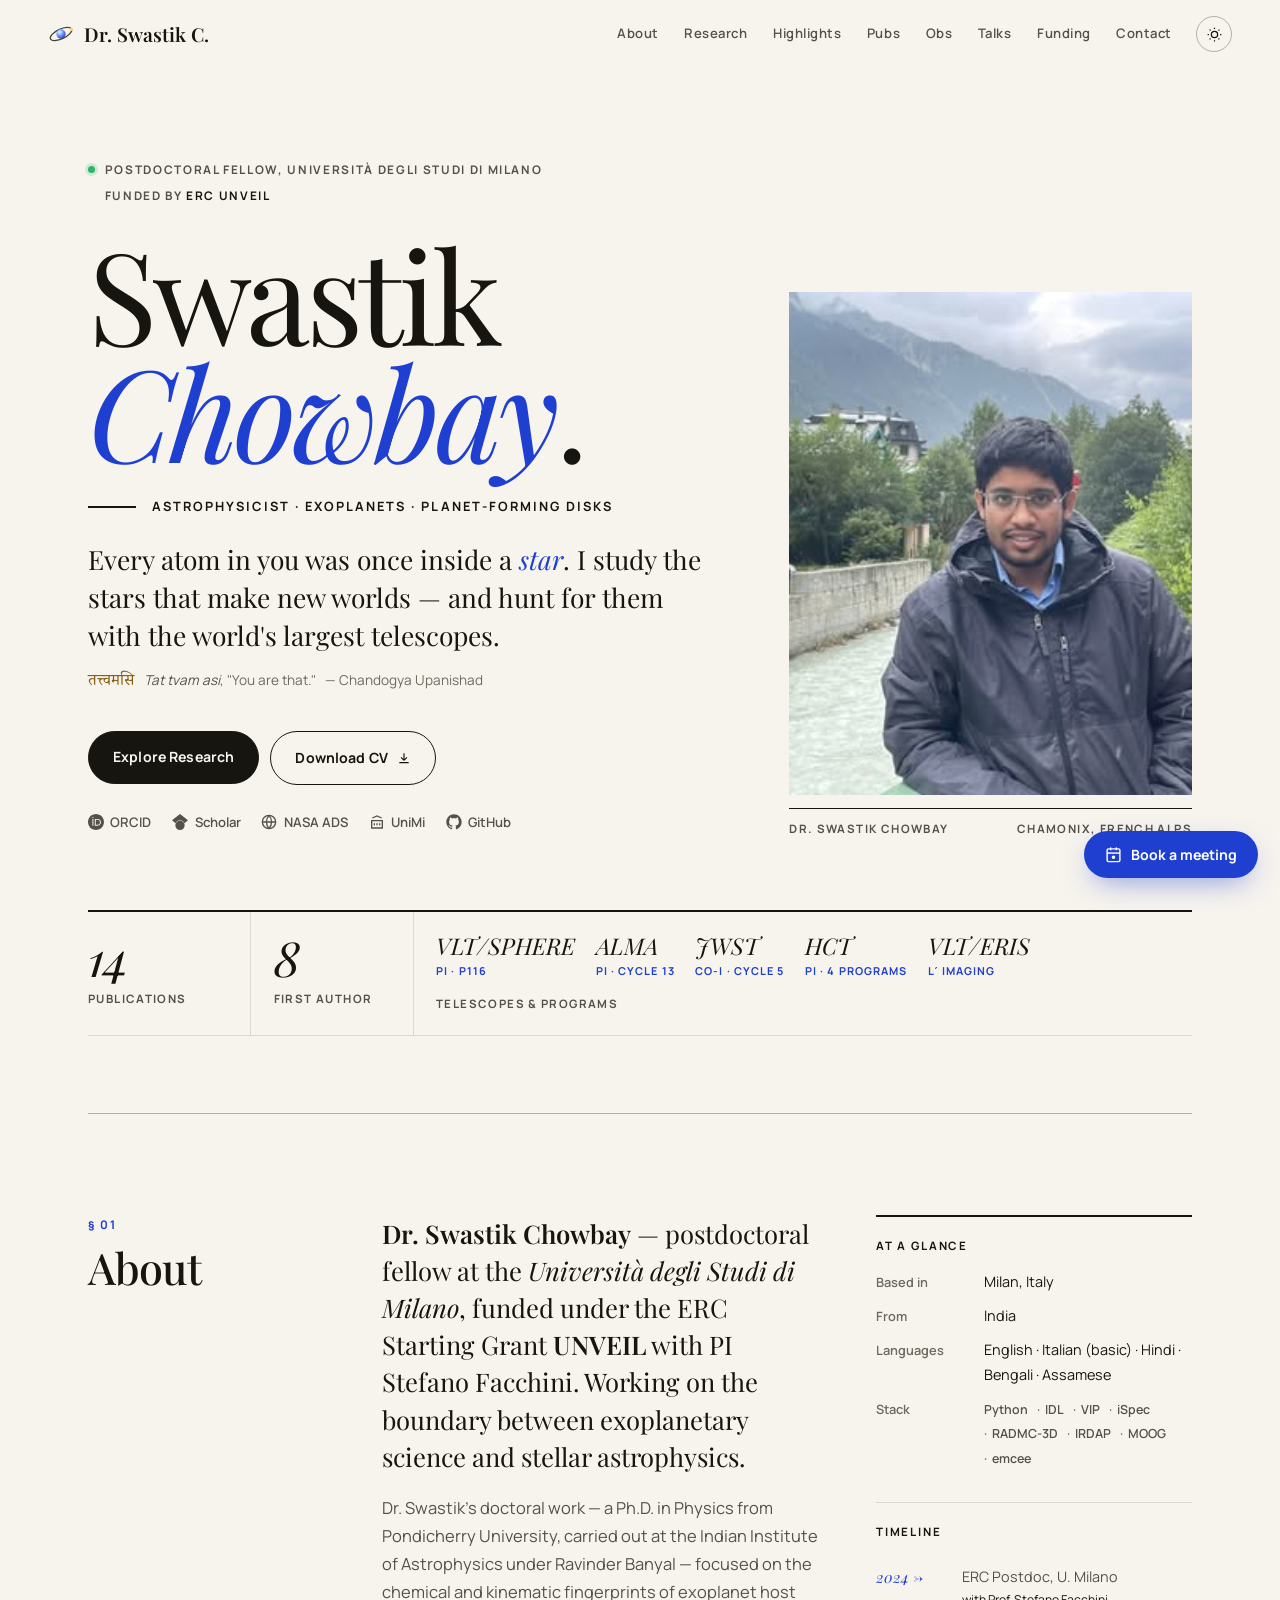
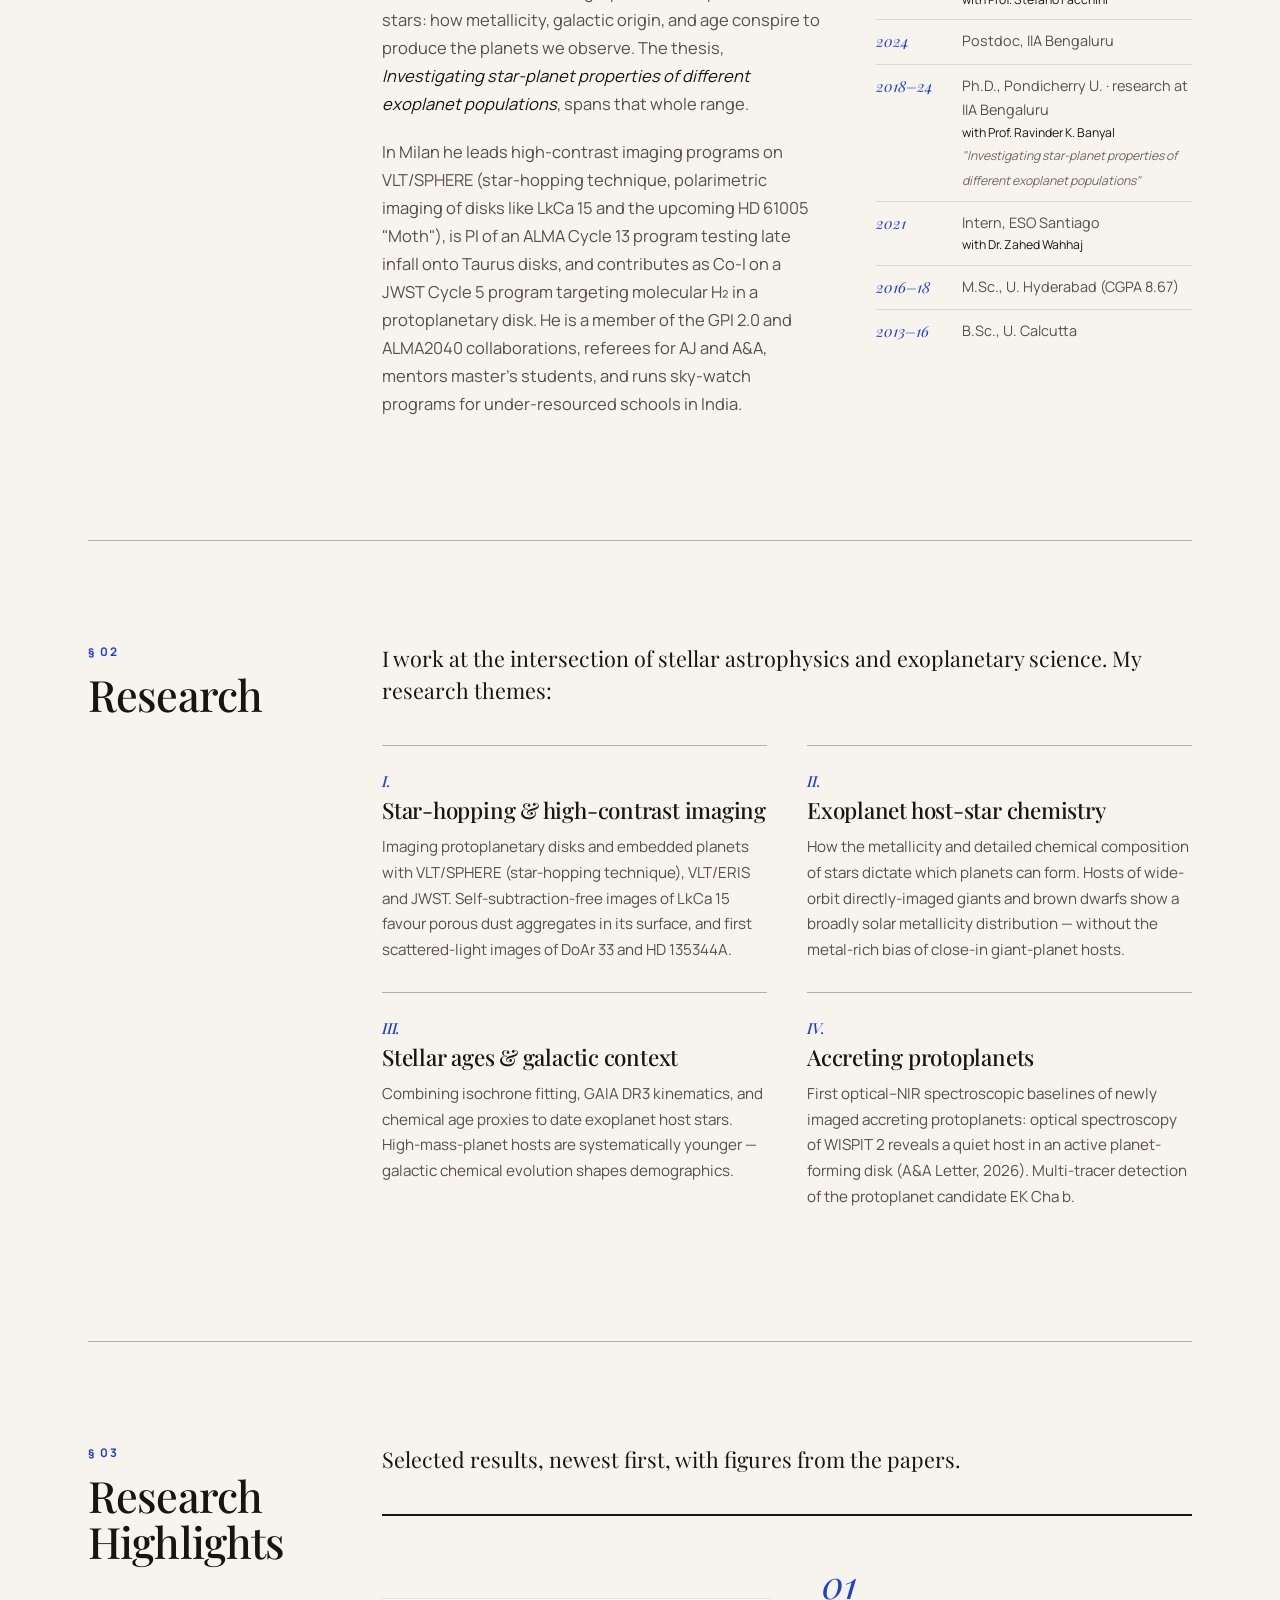
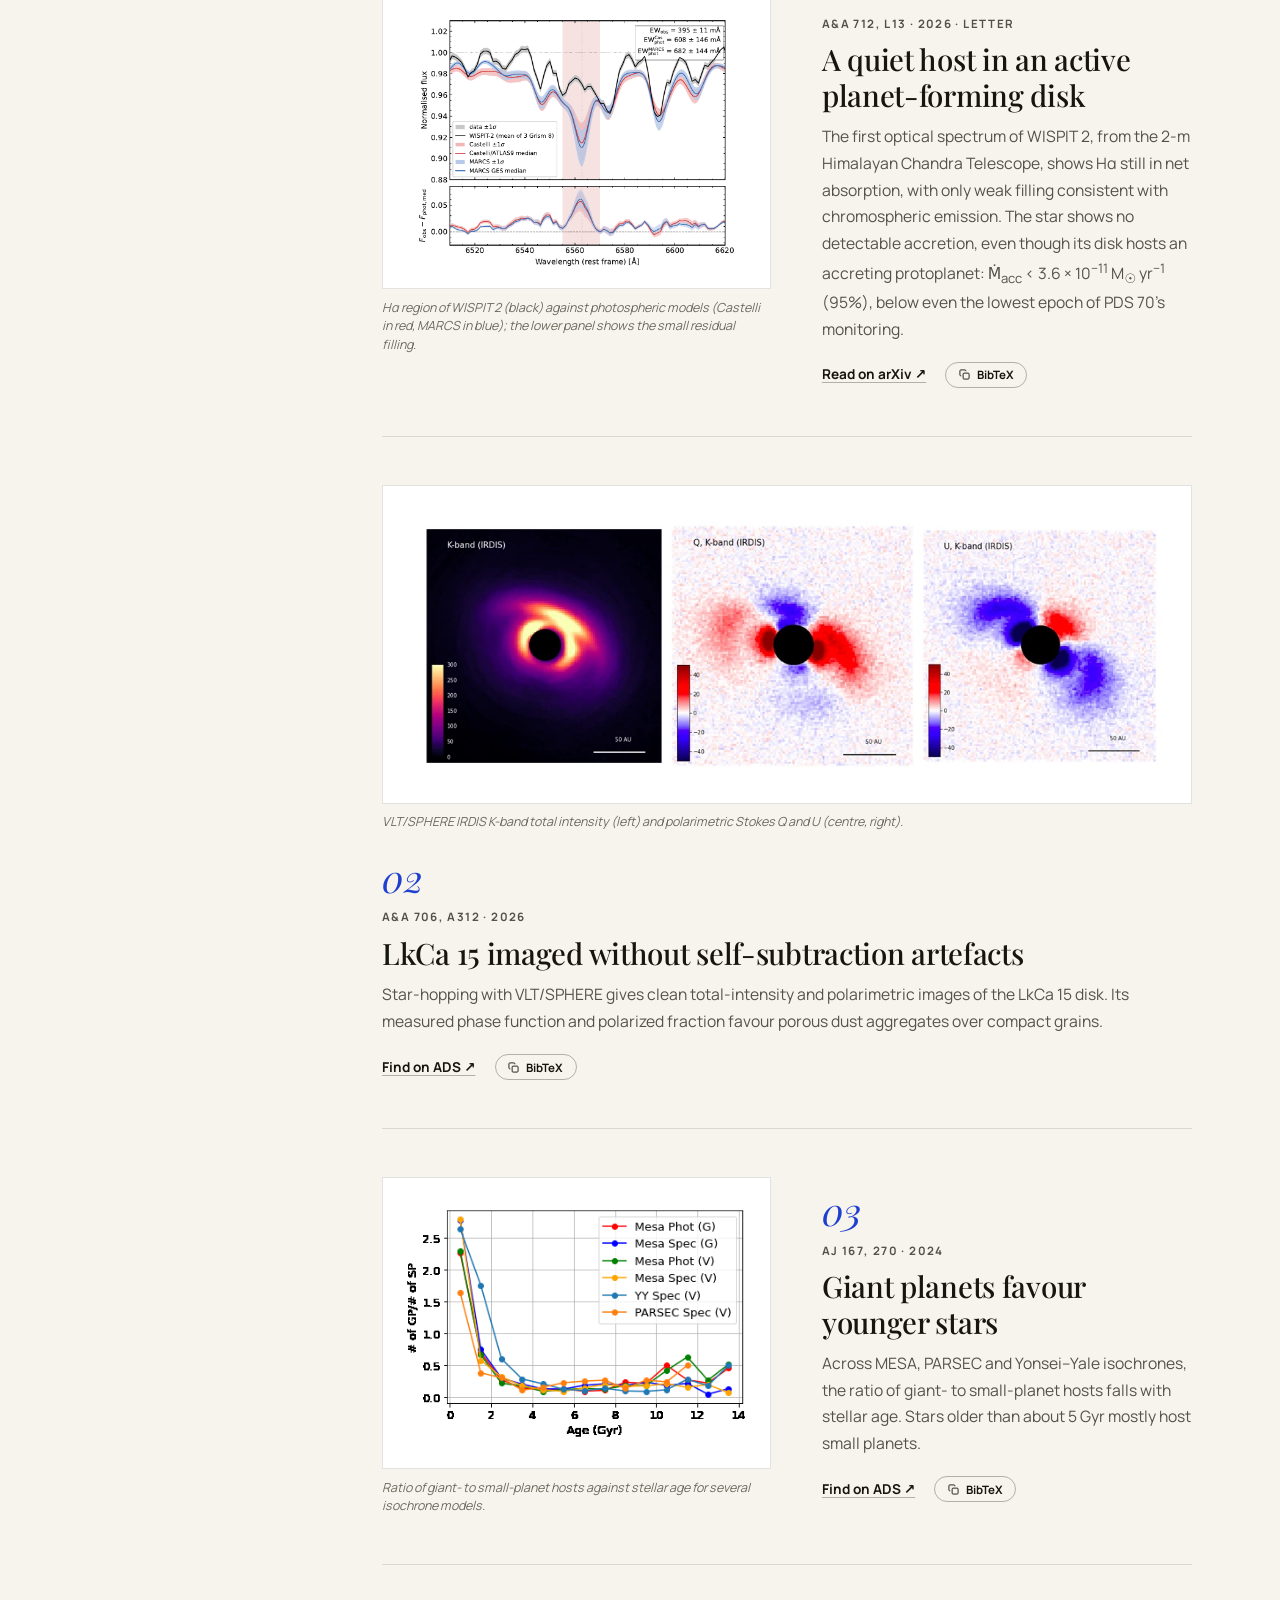
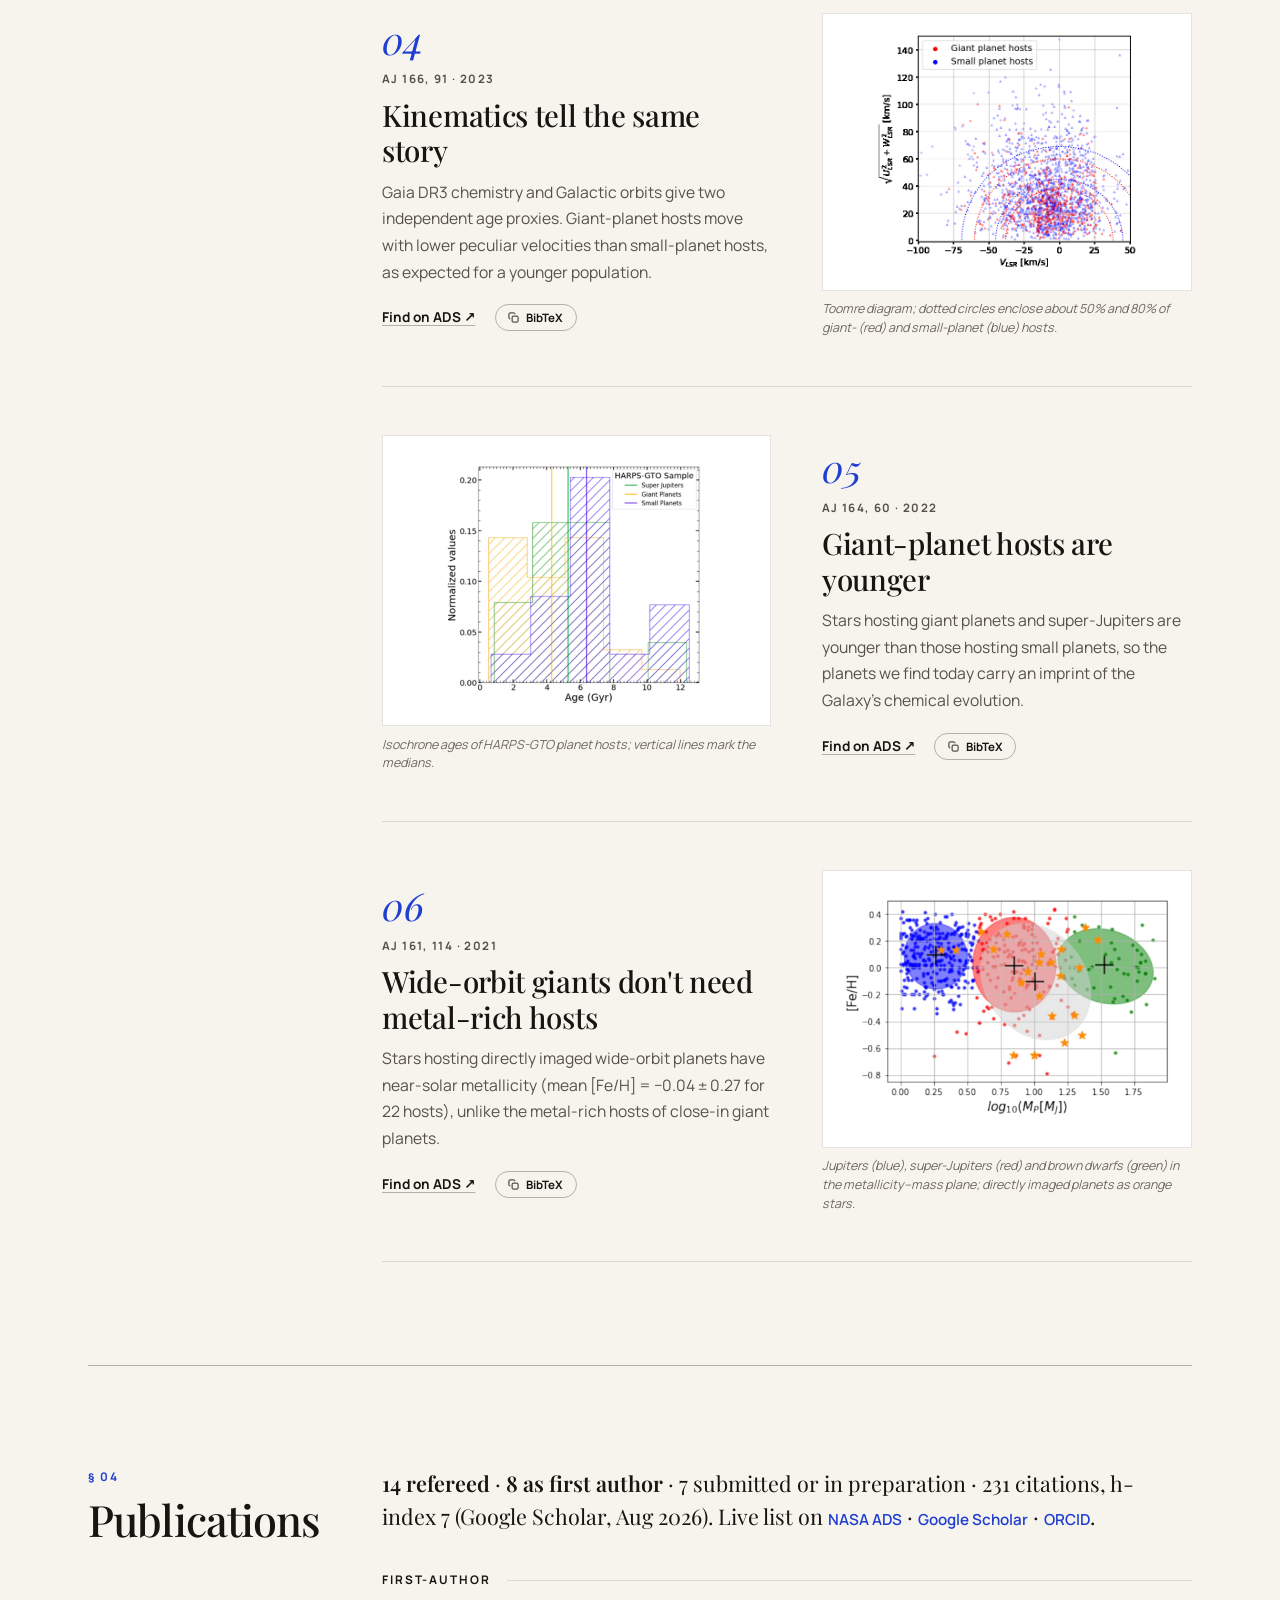
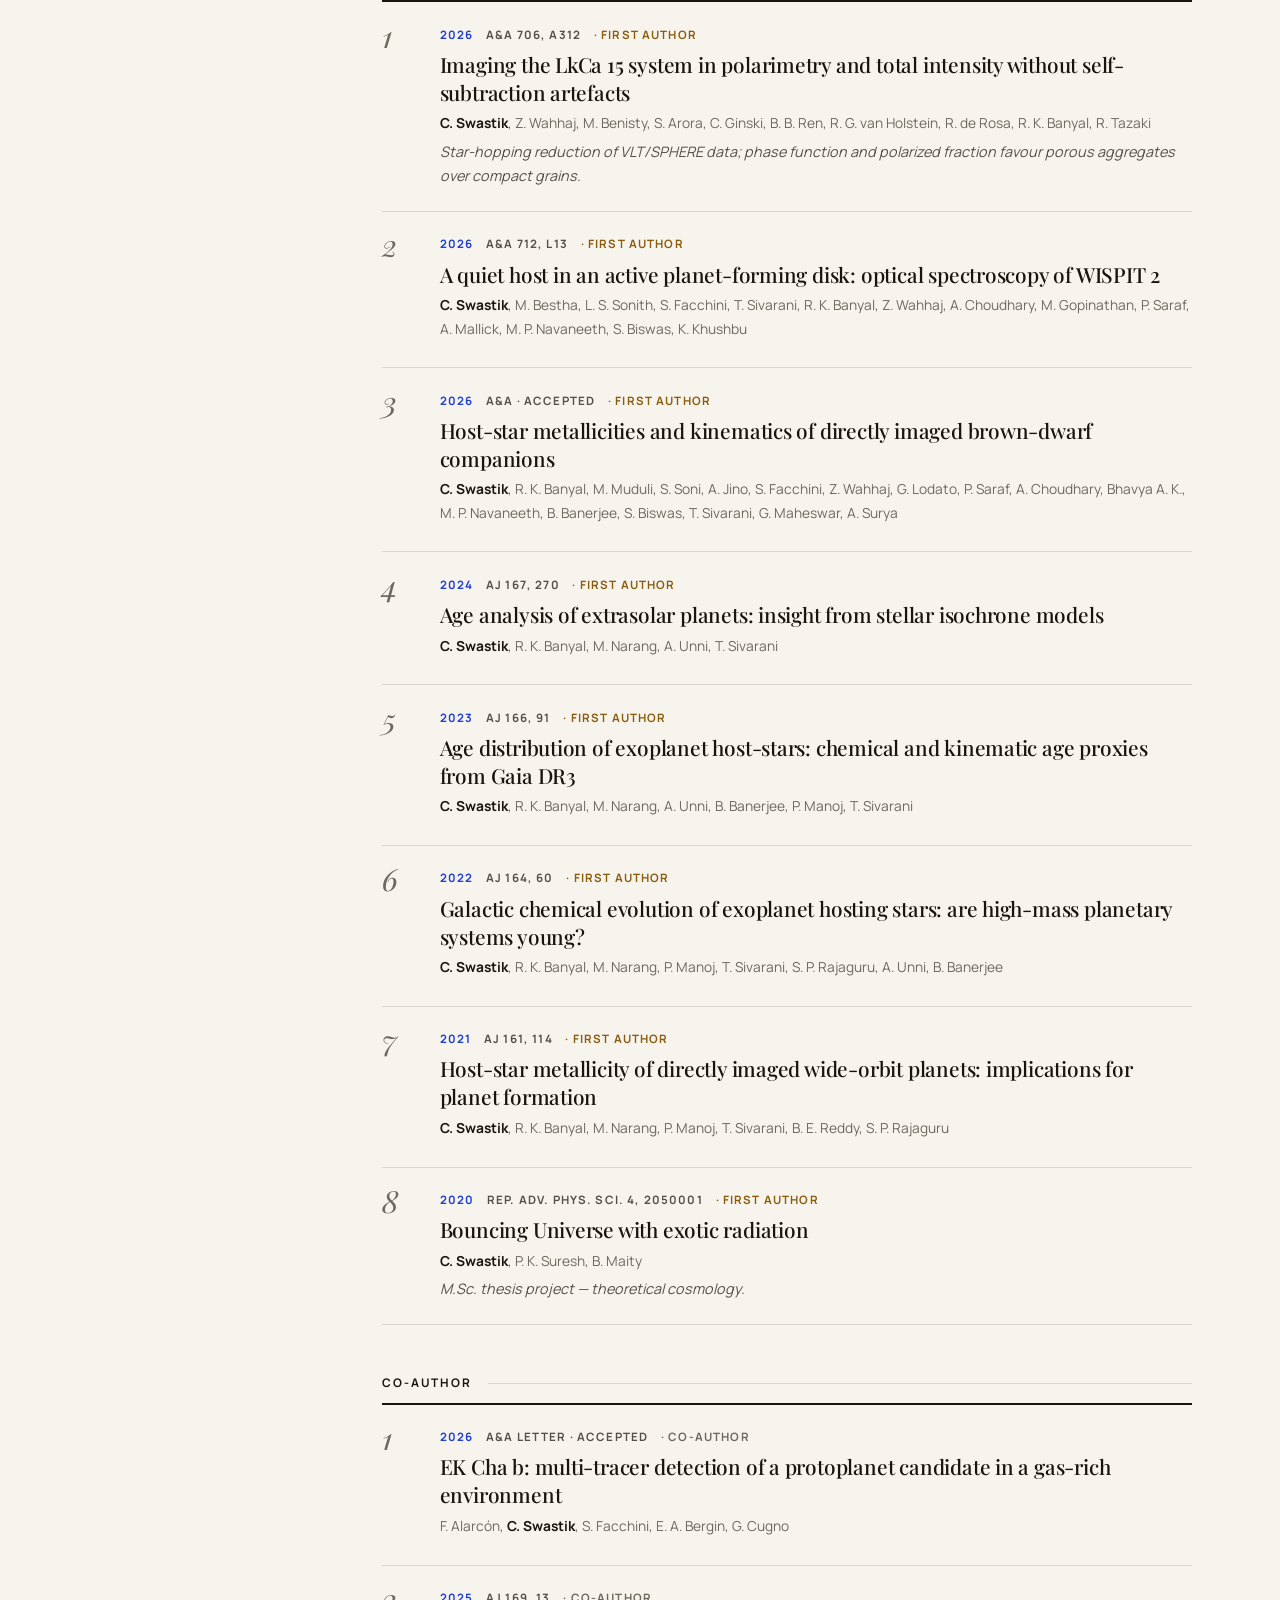
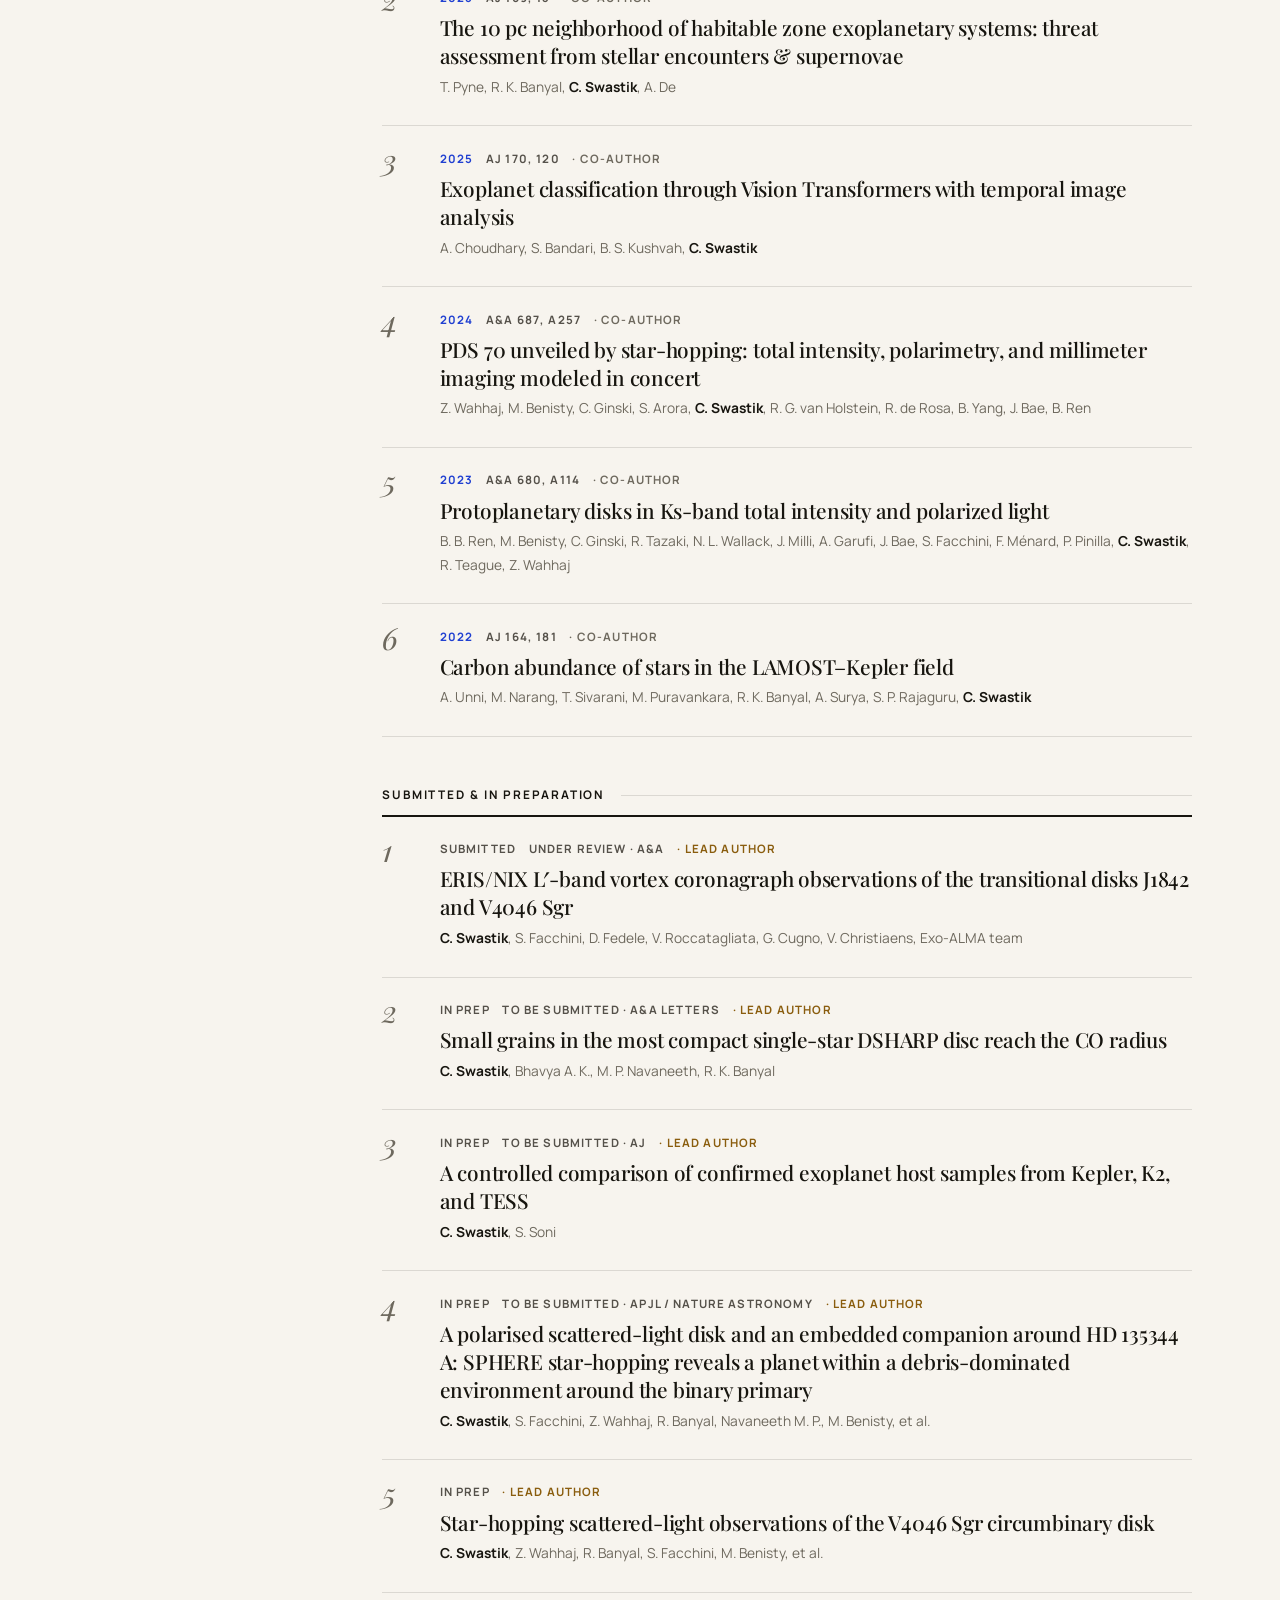
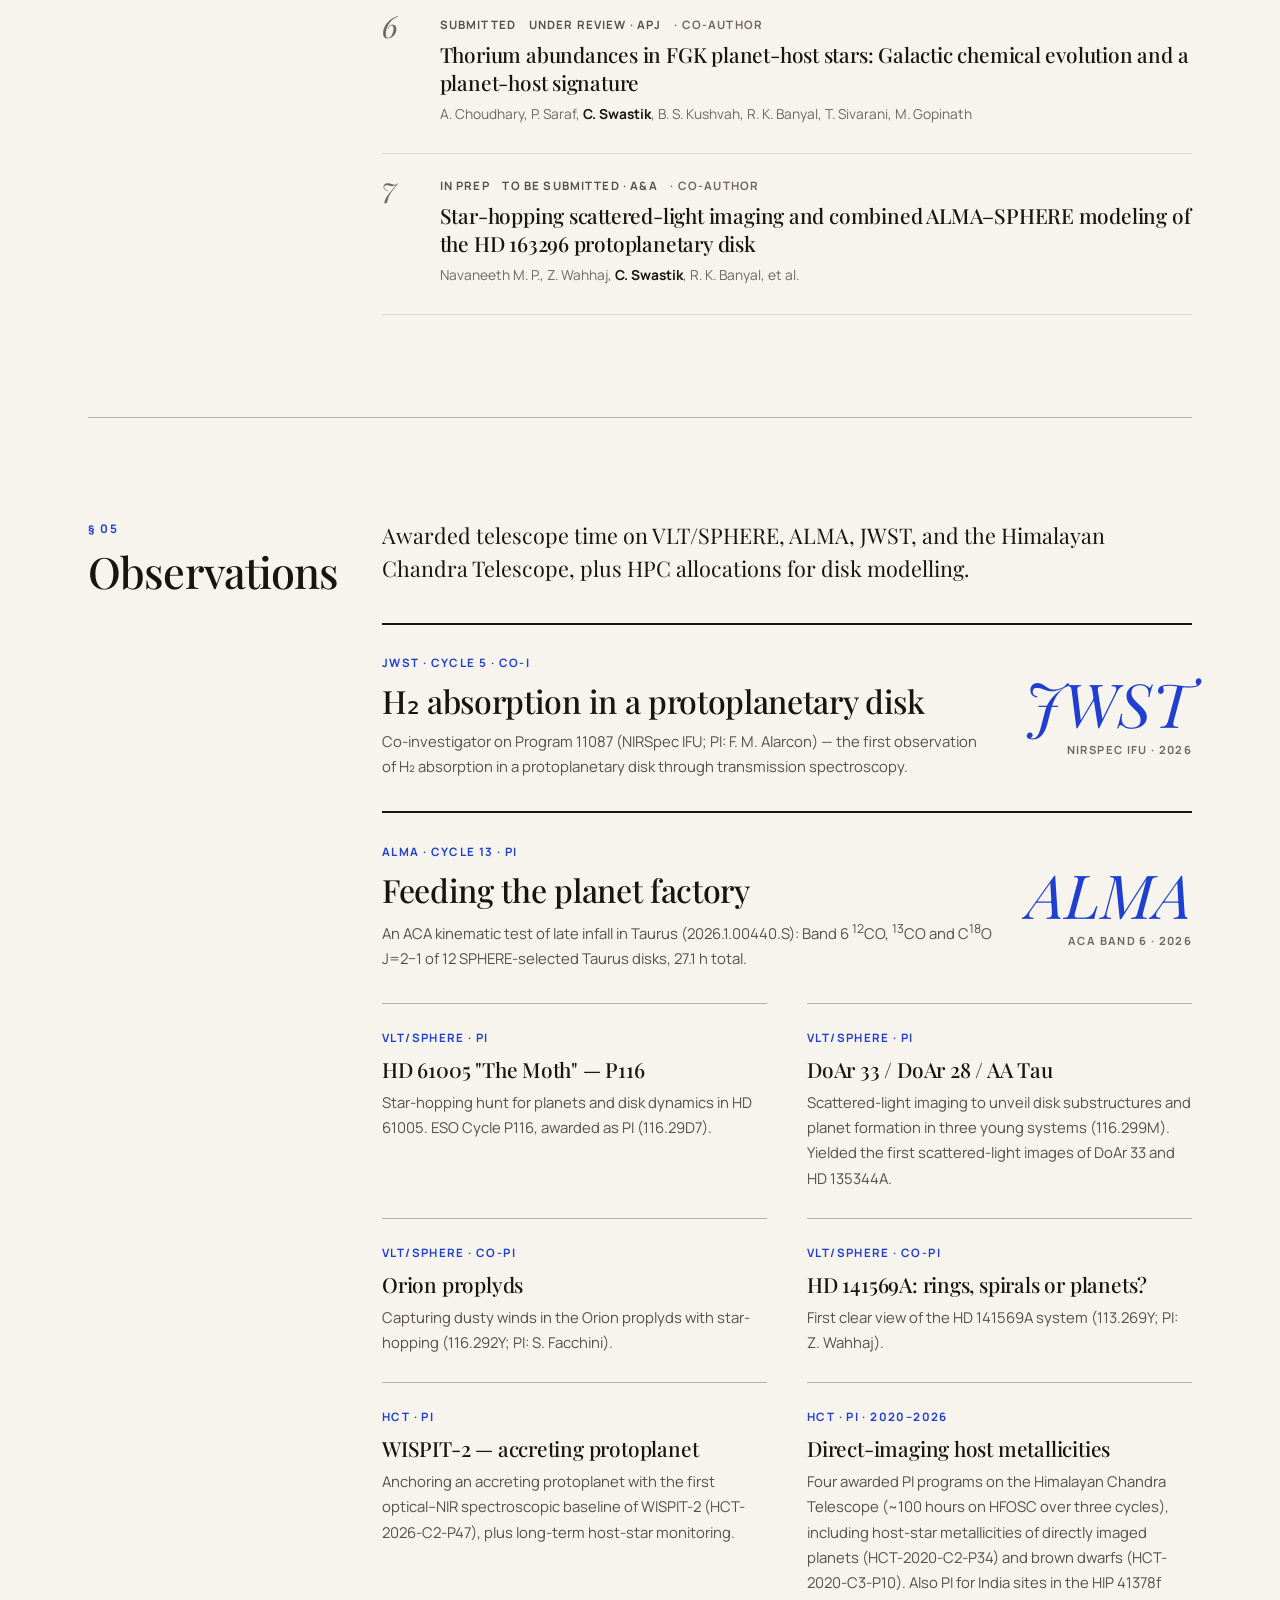
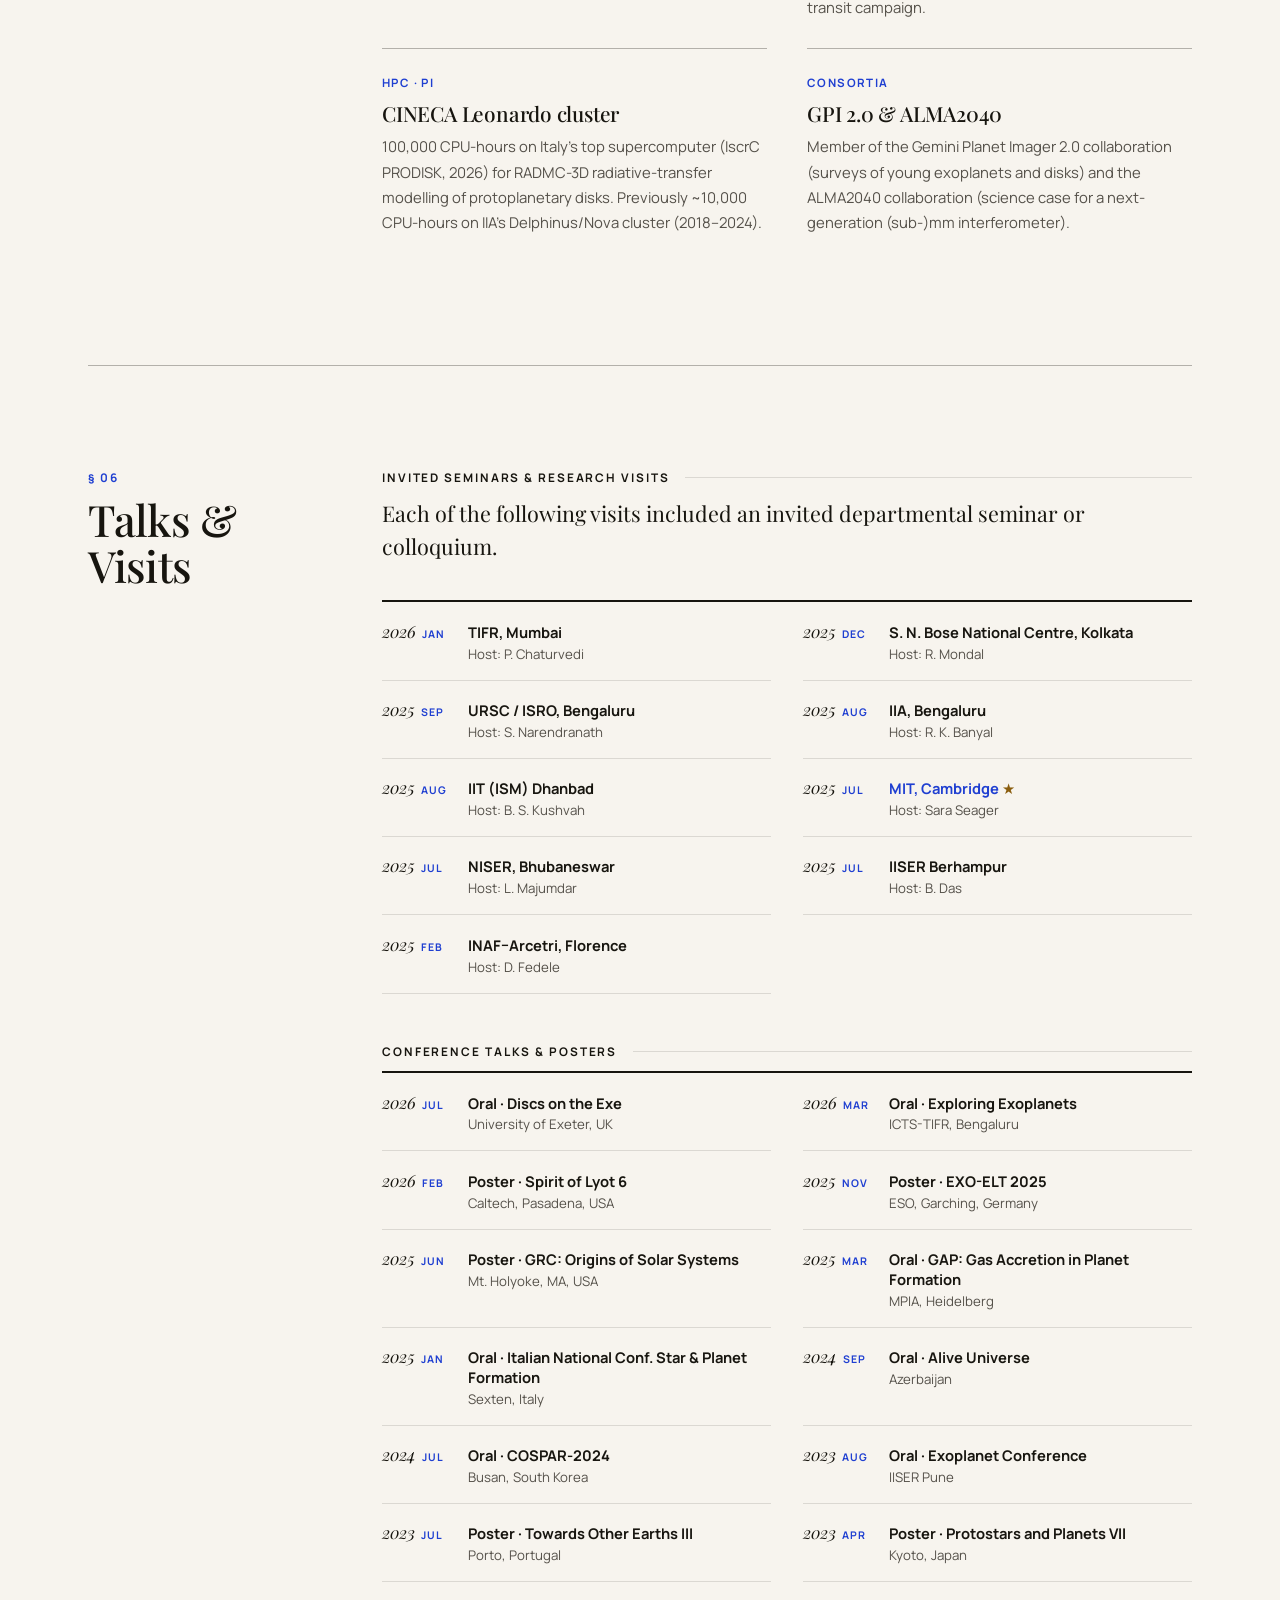
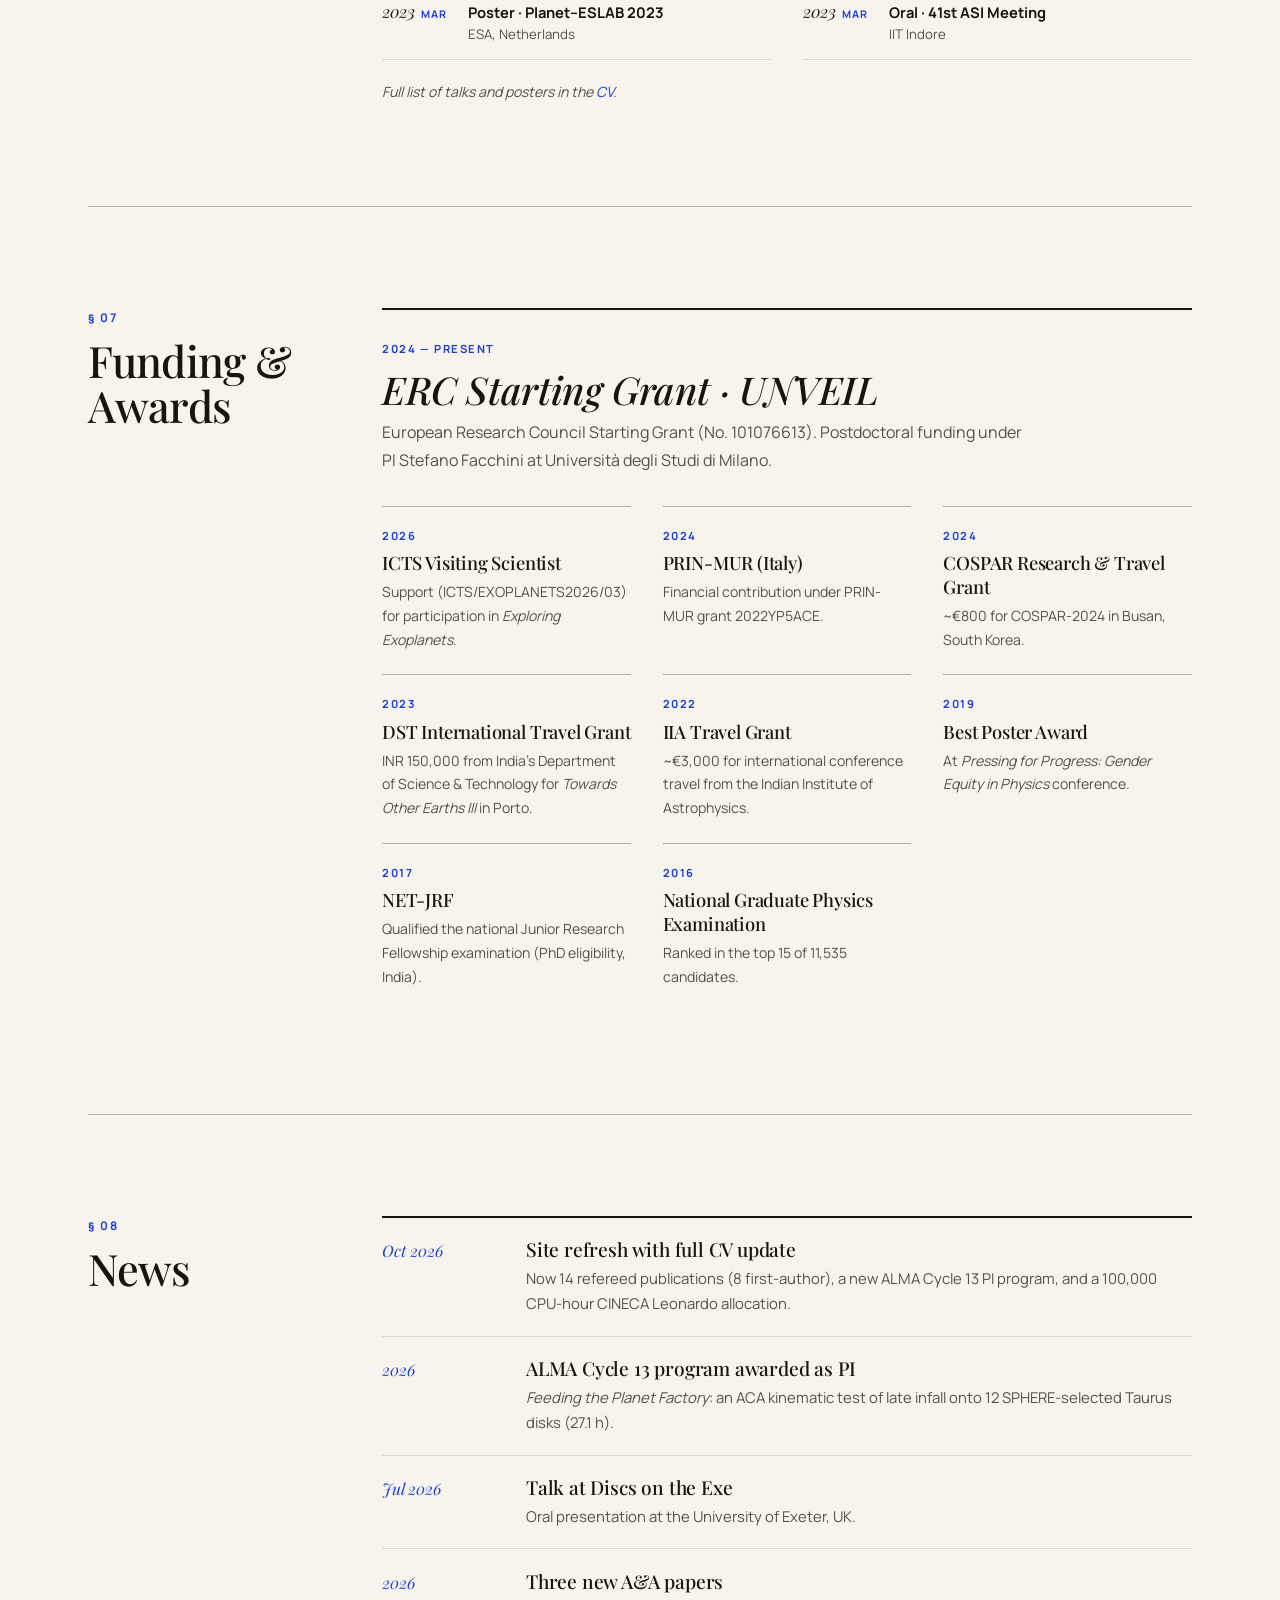
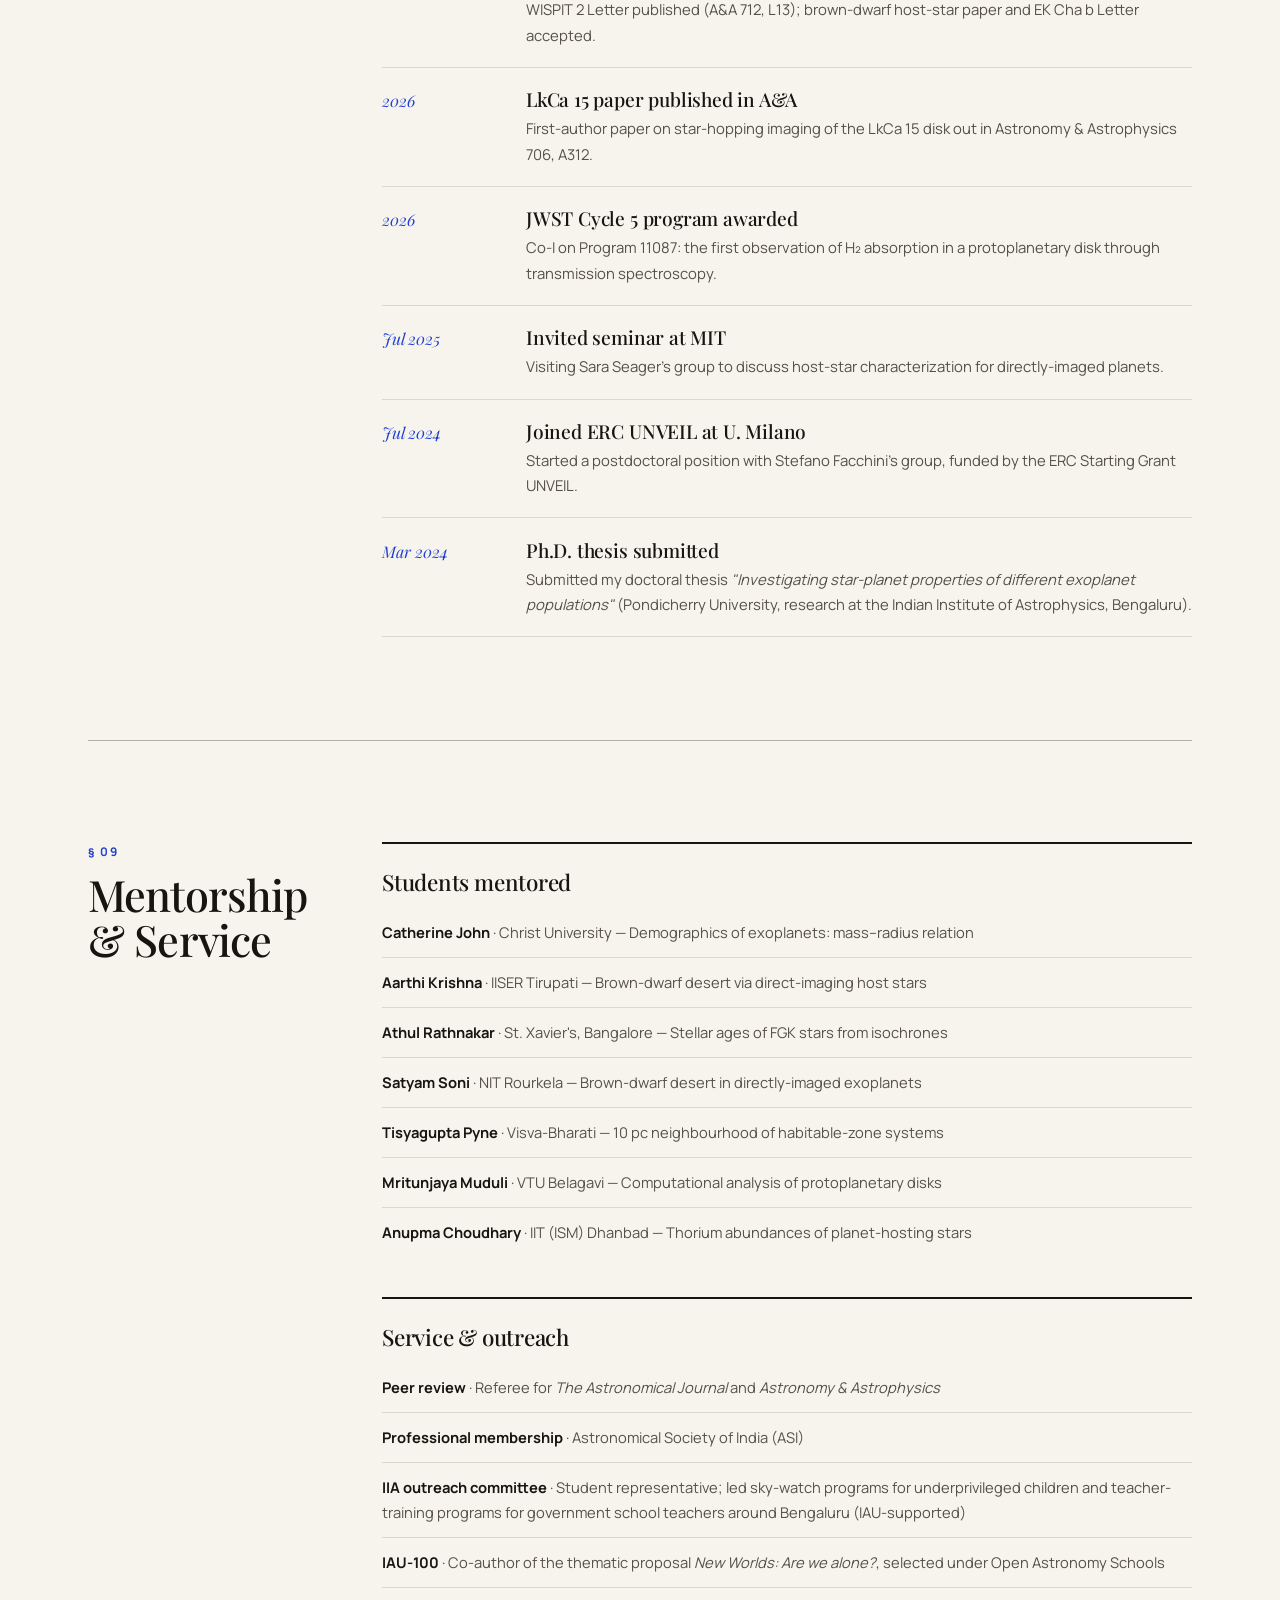
<file: index.html>
<!DOCTYPE html>
<html lang="en">
<head>
  <meta charset="UTF-8" />
  <meta name="viewport" content="width=device-width, initial-scale=1.0" />

  <title>Dr. Swastik Chowbay · Astrophysicist · University of Milan</title>
  <meta name="description" content="Astrophysicist Swastik Chowbay (C. Swastik), University of Milan: exoplanet host stars and planet-forming disks with VLT/SPHERE, ALMA and JWST. Papers, CV, talks." />
  <meta name="author" content="Swastik Chowbay" />
  <meta name="keywords" content="Swastik Chowbay, C. Swastik, Swastik C, astrophysicist, exoplanets, exoplanet host stars, protoplanetary disks, planet formation, WISPIT 2, LkCa 15, high-contrast imaging, star-hopping, VLT SPHERE, VLT ERIS, ALMA, JWST, ERC UNVEIL, University of Milan, Università degli Studi di Milano, Indian Institute of Astrophysics" />
  <meta name="robots" content="index, follow, max-image-preview:large, max-snippet:-1" />
  <link rel="canonical" href="https://swastikc.github.io/" />

  <meta property="og:type" content="profile" />
  <meta property="og:site_name" content="Swastik Chowbay" />
  <meta property="og:locale" content="en_US" />
  <meta property="og:title" content="Dr. Swastik Chowbay · Astrophysicist" />
  <meta property="og:description" content="ERC-funded astrophysicist at the University of Milan. Exoplanet host stars and planet-forming disks with VLT/SPHERE, ALMA, JWST and HCT." />
  <meta property="og:url" content="https://swastikc.github.io/" />
  <meta property="og:image" content="https://swastikc.github.io/images/og-image.png" />
  <meta property="og:image:width" content="1200" />
  <meta property="og:image:height" content="630" />
  <meta property="og:image:alt" content="Swastik Chowbay · Astrophysicist · Exoplanets and planet-forming disks" />
  <meta property="profile:first_name" content="Swastik" />
  <meta property="profile:last_name" content="Chowbay" />

  <meta name="twitter:card" content="summary_large_image" />
  <meta name="twitter:title" content="Dr. Swastik Chowbay · Astrophysicist" />
  <meta name="twitter:description" content="ERC-funded astrophysicist at the University of Milan studying exoplanet host stars and planet-forming disks." />
  <meta name="twitter:image" content="https://swastikc.github.io/images/og-image.png" />
  <meta name="twitter:image:alt" content="Swastik Chowbay · Astrophysicist · Exoplanets and planet-forming disks" />

  <link rel="icon" href="/favicon.ico" sizes="48x48" />
  <link rel="icon" href="/favicon.svg" type="image/svg+xml" />
  <link rel="apple-touch-icon" href="/apple-touch-icon.png" />
  <link rel="manifest" href="/site.webmanifest" />
  <meta name="theme-color" content="#f7f4ee" />
  <!-- Paper (light) is the default; apply before first paint to avoid a flash -->
  <script>try { if (localStorage.getItem('theme') !== 'dark') document.documentElement.classList.add('theme-light'); } catch (e) { document.documentElement.classList.add('theme-light'); }</script>

  <!-- Structured data: profile page, person and first-author papers -->
  <script type="application/ld+json">
  {
    "@context": "https://schema.org",
    "@graph": [
      {
        "@type": "WebSite",
        "@id": "https://swastikc.github.io/#website",
        "url": "https://swastikc.github.io/",
        "name": "Swastik Chowbay",
        "inLanguage": "en",
        "publisher": {
          "@id": "https://swastikc.github.io/#person"
        }
      },
      {
        "@type": "ProfilePage",
        "@id": "https://swastikc.github.io/#profilepage",
        "url": "https://swastikc.github.io/",
        "name": "Dr. Swastik Chowbay · Astrophysicist · University of Milan",
        "isPartOf": {
          "@id": "https://swastikc.github.io/#website"
        },
        "about": {
          "@id": "https://swastikc.github.io/#person"
        },
        "mainEntity": {
          "@id": "https://swastikc.github.io/#person"
        },
        "dateModified": "2026-10-28",
        "inLanguage": "en",
        "primaryImageOfPage": {
          "@type": "ImageObject",
          "url": "https://swastikc.github.io/images/swastik.jpg"
        }
      },
      {
        "@type": "Person",
        "@id": "https://swastikc.github.io/#person",
        "name": "Swastik Chowbay",
        "givenName": "Swastik",
        "familyName": "Chowbay",
        "honorificPrefix": "Dr.",
        "alternateName": [
          "C. Swastik",
          "Swastik C.",
          "Swastik C"
        ],
        "url": "https://swastikc.github.io/",
        "image": "https://swastikc.github.io/images/swastik.jpg",
        "jobTitle": "Postdoctoral Fellow in Astrophysics",
        "description": "ERC-funded astrophysicist at the University of Milan studying exoplanet host stars, stellar ages, Galactic chemical evolution and planet-forming disks with VLT/SPHERE, ALMA and JWST.",
        "email": "mailto:swastik.chowbay@unimi.it",
        "nationality": {
          "@type": "Country",
          "name": "India"
        },
        "knowsLanguage": [
          "English",
          "Italian",
          "Hindi",
          "Bengali",
          "Assamese"
        ],
        "hasOccupation": {
          "@type": "Occupation",
          "name": "Astrophysicist"
        },
        "worksFor": {
          "@type": "CollegeOrUniversity",
          "name": "Università degli Studi di Milano",
          "alternateName": "University of Milan",
          "url": "https://www.unimi.it/"
        },
        "affiliation": {
          "@type": "Organization",
          "name": "Department of Physics, Università degli Studi di Milano",
          "url": "https://www.fisica.unimi.it/"
        },
        "alumniOf": [
          {
            "@type": "CollegeOrUniversity",
            "name": "Pondicherry University",
            "url": "https://www.pondiuni.edu.in/"
          },
          {
            "@type": "ResearchOrganization",
            "name": "Indian Institute of Astrophysics",
            "url": "https://www.iiap.res.in/"
          },
          {
            "@type": "CollegeOrUniversity",
            "name": "University of Hyderabad",
            "url": "https://uohyd.ac.in/"
          },
          {
            "@type": "CollegeOrUniversity",
            "name": "University of Calcutta",
            "url": "https://www.caluniv.ac.in/"
          }
        ],
        "memberOf": [
          {
            "@type": "Organization",
            "name": "Astronomical Society of India"
          }
        ],
        "award": [
          "ERC Starting Grant UNVEIL (No. 101076613), postdoctoral funding",
          "ALMA Cycle 13 PI programme 2026.1.00440.S",
          "COSPAR Research and Travel Grant (2024)",
          "DST International Travel Grant (2023)",
          "Best poster award, Pressing for Progress: Gender Equity in Physics (2019)"
        ],
        "knowsAbout": [
          "Exoplanets",
          "Exoplanet host stars",
          "Protoplanetary disks",
          "Planet formation",
          "Protoplanet accretion",
          "High-contrast imaging",
          "Star-hopping reference differential imaging",
          "Polarimetric imaging",
          "Stellar spectroscopy",
          "Stellar ages",
          "Galactic chemical evolution",
          "VLT/SPHERE",
          "VLT/ERIS",
          "ALMA",
          "JWST",
          "Himalayan Chandra Telescope",
          "Radiative transfer"
        ],
        "identifier": {
          "@type": "PropertyValue",
          "propertyID": "ORCID",
          "value": "0000-0003-1371-8890"
        },
        "sameAs": [
          "https://orcid.org/0000-0003-1371-8890",
          "https://scholar.google.com/citations?user=uVngnhsAAAAJ",
          "https://www.unimi.it/it/ugov/person/swastik-chowbay",
          "https://github.com/SwastikC"
        ]
      },
      {
        "@type": "ScholarlyArticle",
        "headline": "A quiet host in an active planet-forming disk: optical spectroscopy of WISPIT 2",
        "name": "A quiet host in an active planet-forming disk: optical spectroscopy of WISPIT 2",
        "datePublished": "2026",
        "author": {
          "@id": "https://swastikc.github.io/#person"
        },
        "isPartOf": {
          "@type": "Periodical",
          "name": "Astronomy and Astrophysics"
        },
        "volumeNumber": "712",
        "pageStart": "L13",
        "url": "https://arxiv.org/abs/2607.20649",
        "identifier": {
          "@type": "PropertyValue",
          "propertyID": "arXiv",
          "value": "2607.20649"
        }
      },
      {
        "@type": "ScholarlyArticle",
        "headline": "Imaging the LkCa 15 system in polarimetry and total intensity without self-subtraction artefacts",
        "name": "Imaging the LkCa 15 system in polarimetry and total intensity without self-subtraction artefacts",
        "datePublished": "2026",
        "author": {
          "@id": "https://swastikc.github.io/#person"
        },
        "isPartOf": {
          "@type": "Periodical",
          "name": "Astronomy and Astrophysics"
        },
        "volumeNumber": "706",
        "pageStart": "A312"
      },
      {
        "@type": "ScholarlyArticle",
        "headline": "Host-star metallicities and kinematics of directly imaged brown-dwarf companions",
        "name": "Host-star metallicities and kinematics of directly imaged brown-dwarf companions",
        "datePublished": "2026",
        "author": {
          "@id": "https://swastikc.github.io/#person"
        },
        "isPartOf": {
          "@type": "Periodical",
          "name": "Astronomy and Astrophysics"
        }
      },
      {
        "@type": "ScholarlyArticle",
        "headline": "Age analysis of extrasolar planets: insight from stellar isochrone models",
        "name": "Age analysis of extrasolar planets: insight from stellar isochrone models",
        "datePublished": "2024",
        "author": {
          "@id": "https://swastikc.github.io/#person"
        },
        "isPartOf": {
          "@type": "Periodical",
          "name": "The Astronomical Journal"
        },
        "volumeNumber": "167",
        "pageStart": "270"
      },
      {
        "@type": "ScholarlyArticle",
        "headline": "Age distribution of exoplanet host-stars: chemical and kinematic age proxies from Gaia DR3",
        "name": "Age distribution of exoplanet host-stars: chemical and kinematic age proxies from Gaia DR3",
        "datePublished": "2023",
        "author": {
          "@id": "https://swastikc.github.io/#person"
        },
        "isPartOf": {
          "@type": "Periodical",
          "name": "The Astronomical Journal"
        },
        "volumeNumber": "166",
        "pageStart": "91"
      },
      {
        "@type": "ScholarlyArticle",
        "headline": "Galactic chemical evolution of exoplanet hosting stars: are high-mass planetary systems young?",
        "name": "Galactic chemical evolution of exoplanet hosting stars: are high-mass planetary systems young?",
        "datePublished": "2022",
        "author": {
          "@id": "https://swastikc.github.io/#person"
        },
        "isPartOf": {
          "@type": "Periodical",
          "name": "The Astronomical Journal"
        },
        "volumeNumber": "164",
        "pageStart": "60"
      },
      {
        "@type": "ScholarlyArticle",
        "headline": "Host-star metallicity of directly imaged wide-orbit planets: implications for planet formation",
        "name": "Host-star metallicity of directly imaged wide-orbit planets: implications for planet formation",
        "datePublished": "2021",
        "author": {
          "@id": "https://swastikc.github.io/#person"
        },
        "isPartOf": {
          "@type": "Periodical",
          "name": "The Astronomical Journal"
        },
        "volumeNumber": "161",
        "pageStart": "114"
      }
    ]
  }
  </script>

  <link rel="preconnect" href="https://fonts.googleapis.com" />
  <link rel="preconnect" href="https://fonts.gstatic.com" crossorigin />
  <!-- Fonts load without blocking first paint; the Devanagari request carries only the glyphs of the one word it shows -->
  <link rel="preload" as="style" href="https://fonts.googleapis.com/css2?family=Playfair+Display:ital,wght@0,400;0,500;0,600;1,400;1,500&family=Manrope:wght@400;500;600;700&display=swap" />
  <link rel="stylesheet" href="https://fonts.googleapis.com/css2?family=Playfair+Display:ital,wght@0,400;0,500;0,600;1,400;1,500&family=Manrope:wght@400;500;600;700&display=swap" media="print" onload="this.media='all'" />
  <noscript><link rel="stylesheet" href="https://fonts.googleapis.com/css2?family=Playfair+Display:ital,wght@0,400;0,500;0,600;1,400;1,500&family=Manrope:wght@400;500;600;700&display=swap" /></noscript>
  <link rel="preload" as="style" href="https://fonts.googleapis.com/css2?family=Noto+Serif+Devanagari:wght@400&display=swap&text=%E0%A4%A4%E0%A4%A4%E0%A5%8D%E0%A4%A4%E0%A5%8D%E0%A4%B5%E0%A4%AE%E0%A4%B8%E0%A4%BF" />
  <link rel="stylesheet" href="https://fonts.googleapis.com/css2?family=Noto+Serif+Devanagari:wght@400&display=swap&text=%E0%A4%A4%E0%A4%A4%E0%A5%8D%E0%A4%A4%E0%A5%8D%E0%A4%B5%E0%A4%AE%E0%A4%B8%E0%A4%BF" media="print" onload="this.media='all'" />
  <noscript><link rel="stylesheet" href="https://fonts.googleapis.com/css2?family=Noto+Serif+Devanagari:wght@400&display=swap&text=%E0%A4%A4%E0%A4%A4%E0%A5%8D%E0%A4%A4%E0%A5%8D%E0%A4%B5%E0%A4%AE%E0%A4%B8%E0%A4%BF" /></noscript>

  <!-- Bump ?v= whenever the CSS/JS change so browsers fetch the new files -->
  <link rel="stylesheet" href="css/style.css?v=2026-10-28d" />
</head>
<body>

  <!-- Reading progress bar -->
  <div class="progress-track" aria-hidden="true">
    <div class="progress-bar" id="progress-bar"></div>
  </div>

  <!-- Background star field canvas (subtle ambient) -->

  <!-- Navigation -->
  <header class="nav" id="nav">
    <a href="#hero" class="nav__logo" aria-label="Dr. Swastik C. — home">
      <span class="nav__logo-mark" aria-hidden="true">
        <svg viewBox="0 0 28 28" fill="none">
          <ellipse cx="14" cy="14" rx="12.5" ry="5.2" stroke="currentColor" stroke-width="1.4" transform="rotate(-25 14 14)" opacity="0.8"/>
          <circle cx="14" cy="14" r="5" fill="url(#logo-grad)"/>
          <g class="orbit-dot"><circle cx="25.3" cy="9" r="1.8" fill="#ffd27a"/></g>
          <defs><radialGradient id="logo-grad" cx="35%" cy="30%" r="80%"><stop offset="0%" stop-color="#e0f8ff"/><stop offset="55%" stop-color="#5b8cff"/><stop offset="100%" stop-color="#2a2f8f"/></radialGradient></defs>
        </svg>
      </span>
      <span class="nav__logo-text">Dr. Swastik C.</span>
    </a>
    <nav class="nav__links" aria-label="Primary">
      <a href="#about" data-link>About</a>
      <a href="#research" data-link>Research</a>
      <a href="#highlights" data-link>Highlights</a>
      <a href="#publications" data-link>Pubs</a>
      <a href="#observations" data-link>Obs</a>
      <a href="#talks" data-link>Talks</a>
      <a href="#funding" data-link>Funding</a>
      <a href="#contact" data-link>Contact</a>
    </nav>
    <button class="theme-toggle" id="theme-toggle" aria-label="Toggle light/dark theme" aria-pressed="false" title="Toggle theme">
      <svg class="icon-moon" viewBox="0 0 24 24" fill="none" stroke="currentColor" stroke-width="2" aria-hidden="true">
        <path d="M21 12.79A9 9 0 1 1 11.21 3 7 7 0 0 0 21 12.79z"/>
      </svg>
      <svg class="icon-sun" viewBox="0 0 24 24" fill="none" stroke="currentColor" stroke-width="2" aria-hidden="true">
        <circle cx="12" cy="12" r="5"/>
        <path d="M12 1v2M12 21v2M4.22 4.22l1.42 1.42M18.36 18.36l1.42 1.42M1 12h2M21 12h2M4.22 19.78l1.42-1.42M18.36 5.64l1.42-1.42"/>
      </svg>
    </button>
    <button class="nav__toggle" aria-label="Toggle menu" aria-expanded="false">
      <span></span><span></span><span></span>
    </button>
  </header>

  <main>

    <!-- ====================================================== -->
    <!-- HERO — animated cosmic scene + overlaid intro          -->
    <!-- ====================================================== -->
    <section class="hero" id="hero" aria-labelledby="hero-title">
      <div class="hero__inner">
        <div class="hero__text">
          <p class="hero__eyebrow">
            <span class="hero__eyebrow-line"><span class="pulse" aria-hidden="true"></span>Postdoctoral Fellow, Università degli Studi di Milano</span>
            <span class="hero__eyebrow-line">Funded by <strong>ERC UNVEIL</strong></span>
          </p>

          <h1 class="hero__title" id="hero-title">Swastik <em>Chowbay</em></h1>

          <p class="hero__kicker">Astrophysicist · Exoplanets · Planet&#8209;forming&nbsp;disks</p>

          <p class="hero__tagline">
            Every atom in you was once inside a <em>star</em>.
            I study the stars that make new worlds — and hunt for them with the world's largest telescopes.
          </p>

          <p class="hero__attribution">
            <span class="hero__sanskrit" lang="sa">तत्त्वमसि</span>
            <span><em>Tat tvam asi</em>, "You are that."</span>
            <span class="hero__attribution-source">Chandogya Upanishad</span>
          </p>

          <div class="hero__cta">
          <a href="#research" class="btn btn--primary">Explore Research</a>
          <a href="cv.pdf" class="btn btn--ghost" download>
            <span>Download CV</span>
            <svg viewBox="0 0 24 24" width="14" height="14" fill="none" stroke="currentColor" stroke-width="2" aria-hidden="true"><path d="M12 4v12m0 0l-5-5m5 5l5-5M4 20h16"/></svg>
          </a>
        </div>

          <ul class="hero__profiles" aria-label="Academic profiles">
          <li><a href="https://orcid.org/0000-0003-1371-8890" target="_blank" rel="noopener me" title="ORCID iD"><svg viewBox="0 0 24 24" width="16" height="16" fill="currentColor" aria-hidden="true"><path d="M12 0C5.372 0 0 5.372 0 12s5.372 12 12 12 12-5.372 12-12S18.628 0 12 0zM7.369 4.378c.525 0 .947.431.947.947 0 .525-.422.947-.947.947a.95.95 0 0 1-.947-.947c0-.525.422-.947.947-.947zm-.722 3.038h1.444v10.041H6.647V7.416zm3.562 0h3.9c3.712 0 5.344 2.653 5.344 5.025 0 2.578-2.016 5.025-5.325 5.025h-3.919V7.416zm1.444 1.303v7.444h2.297c3.272 0 4.022-2.484 4.022-3.722 0-2.016-1.284-3.722-4.097-3.722h-2.222z"/></svg><span>ORCID</span></a></li>
          <li><a href="https://scholar.google.com/citations?user=uVngnhsAAAAJ&amp;hl=en" target="_blank" rel="noopener me" title="Google Scholar"><svg viewBox="0 0 24 24" width="16" height="16" fill="currentColor" aria-hidden="true"><path d="M5.242 13.769L0 9.5 12 0l12 9.5-5.242 4.269C17.548 11.249 14.978 9.5 12 9.5c-2.977 0-5.548 1.748-6.758 4.269zM12 10a7 7 0 1 0 0 14 7 7 0 0 0 0-14z"/></svg><span>Scholar</span></a></li>
          <li><a href="https://ui.adsabs.harvard.edu/search/q=author%3A%22Swastik%2C+C%22&amp;sort=date+desc" target="_blank" rel="noopener" title="NASA ADS"><svg viewBox="0 0 24 24" width="16" height="16" fill="none" stroke="currentColor" stroke-width="2" aria-hidden="true"><circle cx="12" cy="12" r="10"/><path d="M2 12h20M12 2a15 15 0 0 1 0 20M12 2a15 15 0 0 0 0 20"/></svg><span>NASA ADS</span></a></li>
          <li><a href="https://www.unimi.it/it/ugov/person/swastik-chowbay" target="_blank" rel="noopener me" title="Università degli Studi di Milano"><svg viewBox="0 0 24 24" width="16" height="16" fill="none" stroke="currentColor" stroke-width="2" aria-hidden="true"><path d="M3 21h18M3 10h18M5 6l7-3 7 3M4 10v11M20 10v11M8 14v3M12 14v3M16 14v3"/></svg><span>UniMi</span></a></li>
          <li><a href="https://github.com/SwastikC" target="_blank" rel="noopener me" title="GitHub"><svg viewBox="0 0 24 24" width="16" height="16" fill="currentColor" aria-hidden="true"><path d="M12 .5C5.65.5.5 5.65.5 12c0 5.08 3.29 9.39 7.86 10.91.58.11.79-.25.79-.56v-2c-3.2.7-3.87-1.36-3.87-1.36-.52-1.32-1.27-1.67-1.27-1.67-1.04-.71.08-.7.08-.7 1.15.08 1.76 1.18 1.76 1.18 1.02 1.76 2.69 1.25 3.34.96.1-.74.4-1.25.72-1.54-2.55-.29-5.24-1.28-5.24-5.69 0-1.26.45-2.29 1.18-3.1-.12-.29-.51-1.46.11-3.04 0 0 .96-.31 3.16 1.18a10.92 10.92 0 0 1 5.74 0c2.2-1.49 3.16-1.18 3.16-1.18.62 1.58.23 2.75.11 3.04.74.81 1.18 1.84 1.18 3.1 0 4.42-2.69 5.39-5.25 5.68.41.36.78 1.06.78 2.13v3.16c0 .31.21.68.8.56C20.21 21.39 23.5 17.08 23.5 12 23.5 5.65 18.35.5 12 .5z"/></svg><span>GitHub</span></a></li>
        </ul>
        </div>

        <figure class="hero__portrait">
          <div class="hero__portrait-frame">
            <img src="images/swastik.jpg" alt="Swastik Chowbay in Chamonix, French Alps" width="320" height="320" fetchpriority="high" />
          </div>
          <figcaption><span>Dr. Swastik Chowbay</span><span>Chamonix, French Alps</span></figcaption>
        </figure>

        <div class="hero__meta">
          <div><span class="hero__meta-num">14</span><span class="hero__meta-lbl">Publications</span></div>
          <div><span class="hero__meta-num">8</span><span class="hero__meta-lbl">First author</span></div>
          <div class="hero__meta-tel">
            <ul class="hero__tel">
              <li><span class="hero__tel-name">VLT/SPHERE</span><span class="hero__tel-role">PI · P116</span></li>
              <li><span class="hero__tel-name">ALMA</span><span class="hero__tel-role">PI · Cycle 13</span></li>
              <li><span class="hero__tel-name">JWST</span><span class="hero__tel-role">Co-I · Cycle 5</span></li>
              <li><span class="hero__tel-name">HCT</span><span class="hero__tel-role">PI · 4 programs</span></li>
              <li><span class="hero__tel-name">VLT/ERIS</span><span class="hero__tel-role">L′ imaging</span></li>
            </ul>
            <span class="hero__meta-lbl">Telescopes &amp; programs</span>
          </div>
        </div>
      </div>
    </section>

    <!-- ====================================================== -->
    <!-- ABOUT                                                  -->
    <!-- ====================================================== -->
    <section class="section" id="about" aria-labelledby="about-title">
      <div class="section__head">
        <span class="section__num">01</span>
        <h2 class="section__title" id="about-title">About</h2>
      </div>
      <div class="about">
        <div class="about__bio">
          <figure class="about__portrait">
            <img src="images/swastik.jpg" alt="Swastik Chowbay" width="160" height="160" loading="lazy" />
            <figcaption>Chamonix, French Alps</figcaption>
          </figure>
          <p class="lede">
            <strong>Dr. Swastik Chowbay</strong> — postdoctoral fellow at the
            <em>Università degli Studi di Milano</em>, funded under the ERC
            Starting Grant <strong>UNVEIL</strong> with PI Stefano Facchini.
            Working on the boundary between exoplanetary science and stellar
            astrophysics.
          </p>
          <p>
            Dr. Swastik's doctoral work — a Ph.D. in Physics from Pondicherry
            University, carried out at the Indian Institute of Astrophysics
            under Ravinder Banyal — focused on the chemical and kinematic
            fingerprints of exoplanet host stars: how metallicity, galactic
            origin, and age conspire to produce the planets we observe. The
            thesis, <em>Investigating star-planet properties of different
            exoplanet populations</em>, spans that whole range.
          </p>
          <p>
            In Milan he leads high-contrast imaging programs on VLT/SPHERE
            (star-hopping technique, polarimetric imaging of disks like
            LkCa 15 and the upcoming HD 61005 "Moth"), is PI of an ALMA
            Cycle 13 program testing late infall onto Taurus disks, and
            contributes as Co-I on a JWST Cycle 5 program targeting molecular
            H₂ in a protoplanetary disk. He is a member of the GPI 2.0 and
            ALMA2040 collaborations, referees for AJ and A&amp;A, mentors
            master's students, and runs sky-watch programs for under-resourced
            schools in India.
          </p>
        </div>

        <aside class="about__panel" aria-label="Quick facts">
          <h3 class="panel__title">At a glance</h3>
          <dl class="panel__dl">
            <dt>Based in</dt><dd>Milan, Italy</dd>
            <dt>From</dt><dd>India</dd>
            <dt>Languages</dt><dd>English · Italian (basic) · Hindi · Bengali · Assamese</dd>
            <dt>Stack</dt><dd><code>Python</code> <code>IDL</code> <code>VIP</code> <code>iSpec</code> <code>RADMC-3D</code> <code>IRDAP</code> <code>MOOG</code> <code>emcee</code></dd>
          </dl>

          <h3 class="panel__title panel__title--mt">Timeline</h3>
          <ol class="timeline">
            <li><span class="timeline__year">2024 →</span><span class="timeline__role">ERC Postdoc, U. Milano<span class="timeline__with">with Prof. Stefano Facchini</span></span></li>
            <li><span class="timeline__year">2024</span><span class="timeline__role">Postdoc, IIA Bengaluru</span></li>
            <li><span class="timeline__year">2018–24</span><span class="timeline__role">Ph.D., Pondicherry U. · research at IIA Bengaluru<span class="timeline__with">with Prof. Ravinder K. Banyal</span><em style="font-size:0.85em;color:var(--ink-dim);font-weight:400;">"Investigating star-planet properties of different exoplanet populations"</em></span></li>
            <li><span class="timeline__year">2021</span><span class="timeline__role">Intern, ESO Santiago<span class="timeline__with">with Dr. Zahed Wahhaj</span></span></li>
            <li><span class="timeline__year">2016–18</span><span class="timeline__role">M.Sc., U. Hyderabad (CGPA 8.67)</span></li>
            <li><span class="timeline__year">2013–16</span><span class="timeline__role">B.Sc., U. Calcutta</span></li>
          </ol>
        </aside>
      </div>
    </section>

    <!-- ====================================================== -->
    <!-- RESEARCH THEMES                                        -->
    <!-- ====================================================== -->
    <section class="section" id="research" aria-labelledby="research-title">
      <div class="section__head">
        <span class="section__num">02</span>
        <h2 class="section__title" id="research-title">Research</h2>
      </div>
      <p class="section__lede">I work at the intersection of stellar astrophysics and exoplanetary science. My research themes:</p>
      <div class="themes">
        <article class="theme">
          <h3>Star-hopping &amp; high-contrast imaging</h3>
          <p>Imaging protoplanetary disks and embedded planets with VLT/SPHERE (star-hopping technique), VLT/ERIS and JWST. Self-subtraction-free images of LkCa 15 favour porous dust aggregates in its surface, and first scattered-light images of DoAr 33 and HD 135344A.</p>
        </article>
        <article class="theme">
          <h3>Exoplanet host-star chemistry</h3>
          <p>How the metallicity and detailed chemical composition of stars dictate which planets can form. Hosts of wide-orbit directly-imaged giants and brown dwarfs show a broadly solar metallicity distribution — without the metal-rich bias of close-in giant-planet hosts.</p>
        </article>
        <article class="theme">
          <h3>Stellar ages &amp; galactic context</h3>
          <p>Combining isochrone fitting, GAIA DR3 kinematics, and chemical age proxies to date exoplanet host stars. High-mass-planet hosts are systematically younger — galactic chemical evolution shapes demographics.</p>
        </article>
        <article class="theme">
          <h3>Accreting protoplanets</h3>
          <p>First optical–NIR spectroscopic baselines of newly imaged accreting protoplanets: optical spectroscopy of WISPIT 2 reveals a quiet host in an active planet-forming disk (A&amp;A Letter, 2026). Multi-tracer detection of the protoplanet candidate EK Cha b.</p>
        </article>
      </div>
    </section>

    <!-- ====================================================== -->
    <!-- HIGHLIGHTS                                             -->
    <!-- ====================================================== -->
    <section class="section" id="highlights" aria-labelledby="highlights-title">
      <div class="section__head">
        <span class="section__num">03</span>
        <h2 class="section__title" id="highlights-title">Research Highlights</h2>
      </div>
      <p class="section__lede">Selected results, newest first, with figures from the papers.</p>

      <div class="highlights__grid">
        <article class="highlight">
          <figure class="highlight__figure">
            <div class="highlight__plate">
              <img src="images/research/wispit2-halpha.webp" alt="Normalised H-alpha spectrum of WISPIT 2 compared with Castelli and MARCS photospheric models, with residuals below" width="1058" height="833" loading="lazy" />
            </div>
            <figcaption>Hα region of WISPIT 2 (black) against photospheric models (Castelli in red, MARCS in blue); the lower panel shows the small residual filling.</figcaption>
          </figure>
          <div class="highlight__body">
            <span class="highlight__tag">A&amp;A 712, L13 · 2026 · Letter</span>
            <h3 class="highlight__title">A quiet host in an active planet-forming disk</h3>
            <p class="highlight__abstract">The first optical spectrum of WISPIT 2, from the 2-m Himalayan Chandra Telescope, shows Hα still in net absorption, with only weak filling consistent with chromospheric emission. The star shows no detectable accretion, even though its disk hosts an accreting protoplanet: Ṁ<sub>acc</sub> &lt; 3.6 × 10<sup>−11</sup> M<sub>☉</sub> yr<sup>−1</sup> (95%), below even the lowest epoch of PDS 70's monitoring.</p>
            <div class="highlight__links">
              <a class="highlight__link" href="https://arxiv.org/abs/2607.20649" target="_blank" rel="noopener">Read on arXiv ↗</a>
              <button class="cite-btn" data-cite="@article{Swastik2026WISPIT2,
  author = {C. Swastik and M. Bestha and L. S. Sonith and S. Facchini and T. Sivarani and R. K. Banyal and Z. Wahhaj and A. Choudhary and M. Gopinathan and P. Saraf and A. Mallick and M. P. Navaneeth and S. Biswas and K. Khushbu},
  title = {A quiet host in an active planet-forming disk: optical spectroscopy of WISPIT 2},
  journal = {Astronomy and Astrophysics},
  volume = {712}, pages = {L13}, year = {2026},
  eprint = {2607.20649}
}" title="Copy BibTeX">
                <svg viewBox="0 0 24 24" width="11" height="11" fill="none" stroke="currentColor" stroke-width="2" aria-hidden="true"><rect x="9" y="9" width="13" height="13" rx="2"/><path d="M5 15H4a2 2 0 0 1-2-2V4a2 2 0 0 1 2-2h9a2 2 0 0 1 2 2v1"/></svg>
                BibTeX
              </button>
            </div>
          </div>
        </article>

        <article class="highlight highlight--wide">
          <figure class="highlight__figure">
            <div class="highlight__plate">
              <img src="images/research/lkca15-sphere.webp" alt="VLT/SPHERE K-band images of the LkCa 15 disk: total intensity, Stokes Q and Stokes U" width="1033" height="368" loading="lazy" />
            </div>
            <figcaption>VLT/SPHERE IRDIS K-band total intensity (left) and polarimetric Stokes Q and U (centre, right).</figcaption>
          </figure>
          <div class="highlight__body">
            <span class="highlight__tag">A&amp;A 706, A312 · 2026</span>
            <h3 class="highlight__title">LkCa 15 imaged without self-subtraction artefacts</h3>
            <p class="highlight__abstract">Star-hopping with VLT/SPHERE gives clean total-intensity and polarimetric images of the LkCa 15 disk. Its measured phase function and polarized fraction favour porous dust aggregates over compact grains.</p>
            <div class="highlight__links">
              <a class="highlight__link" href="https://ui.adsabs.harvard.edu/search/q=title%3A%22Imaging%20the%20LkCa%2015%20system%20in%20polarimetry%20and%20total%20intensity%20without%20self-subtraction%20artefacts%22" target="_blank" rel="noopener">Find on ADS ↗</a>
              <button class="cite-btn" data-cite="@article{Swastik2026LkCa15,
  author = {C. Swastik and Z. Wahhaj and M. Benisty and S. Arora and C. Ginski and B. B. Ren and R. G. van Holstein and R. de Rosa and R. K. Banyal and R. Tazaki},
  title = {Imaging the LkCa 15 system in polarimetry and total intensity without self-subtraction artefacts},
  journal = {Astronomy and Astrophysics},
  volume = {706}, pages = {A312}, year = {2026}
}" title="Copy BibTeX">
                <svg viewBox="0 0 24 24" width="11" height="11" fill="none" stroke="currentColor" stroke-width="2" aria-hidden="true"><rect x="9" y="9" width="13" height="13" rx="2"/><path d="M5 15H4a2 2 0 0 1-2-2V4a2 2 0 0 1 2-2h9a2 2 0 0 1 2 2v1"/></svg>
                BibTeX
              </button>
            </div>
          </div>
        </article>

        <article class="highlight">
          <figure class="highlight__figure">
            <div class="highlight__plate">
              <img src="images/research/isochrone-giant-ratio.webp" alt="Ratio of giant-planet to small-planet hosts as a function of stellar age for several isochrone models" width="398" height="268" loading="lazy" />
            </div>
            <figcaption>Ratio of giant- to small-planet hosts against stellar age for several isochrone models.</figcaption>
          </figure>
          <div class="highlight__body">
            <span class="highlight__tag">AJ 167, 270 · 2024</span>
            <h3 class="highlight__title">Giant planets favour younger stars</h3>
            <p class="highlight__abstract">Across MESA, PARSEC and Yonsei–Yale isochrones, the ratio of giant- to small-planet hosts falls with stellar age. Stars older than about 5 Gyr mostly host small planets.</p>
            <div class="highlight__links">
              <a class="highlight__link" href="https://ui.adsabs.harvard.edu/search/q=title%3A%22Age%20analysis%20of%20extrasolar%20planets%3A%20insight%20from%20stellar%20isochrone%20models%22" target="_blank" rel="noopener">Find on ADS ↗</a>
              <button class="cite-btn" data-cite="@article{Swastik2024,
  author = {C. Swastik and R. K. Banyal and M. Narang and A. Unni and T. Sivarani},
  title = {Age analysis of extrasolar planets: insight from stellar isochrone models},
  journal = {The Astronomical Journal},
  volume = {167}, pages = {270}, year = {2024}
}" title="Copy BibTeX">
                <svg viewBox="0 0 24 24" width="11" height="11" fill="none" stroke="currentColor" stroke-width="2" aria-hidden="true"><rect x="9" y="9" width="13" height="13" rx="2"/><path d="M5 15H4a2 2 0 0 1-2-2V4a2 2 0 0 1 2-2h9a2 2 0 0 1 2 2v1"/></svg>
                BibTeX
              </button>
            </div>
          </div>
        </article>

        <article class="highlight">
          <figure class="highlight__figure">
            <div class="highlight__plate">
              <img src="images/research/gaia-toomre.webp" alt="Toomre diagram of giant-planet and small-planet host stars from Gaia DR3" width="584" height="529" loading="lazy" />
            </div>
            <figcaption>Toomre diagram; dotted circles enclose about 50% and 80% of giant- (red) and small-planet (blue) hosts.</figcaption>
          </figure>
          <div class="highlight__body">
            <span class="highlight__tag">AJ 166, 91 · 2023</span>
            <h3 class="highlight__title">Kinematics tell the same story</h3>
            <p class="highlight__abstract">Gaia DR3 chemistry and Galactic orbits give two independent age proxies. Giant-planet hosts move with lower peculiar velocities than small-planet hosts, as expected for a younger population.</p>
            <div class="highlight__links">
              <a class="highlight__link" href="https://ui.adsabs.harvard.edu/search/q=title%3A%22Age%20distribution%20of%20exoplanet%20host-stars%3A%20chemical%20and%20kinematic%20age%20proxies%20from%20GAIA%20DR3%22" target="_blank" rel="noopener">Find on ADS ↗</a>
              <button class="cite-btn" data-cite="@article{Swastik2023,
  author = {C. Swastik and R. K. Banyal and M. Narang and A. Unni and B. Banerjee and P. Manoj and T. Sivarani},
  title = {Age distribution of exoplanet host-stars: chemical and kinematic age proxies from Gaia DR3},
  journal = {The Astronomical Journal},
  volume = {166}, pages = {91}, year = {2023}
}" title="Copy BibTeX">
                <svg viewBox="0 0 24 24" width="11" height="11" fill="none" stroke="currentColor" stroke-width="2" aria-hidden="true"><rect x="9" y="9" width="13" height="13" rx="2"/><path d="M5 15H4a2 2 0 0 1-2-2V4a2 2 0 0 1 2-2h9a2 2 0 0 1 2 2v1"/></svg>
                BibTeX
              </button>
            </div>
          </div>
        </article>

        <article class="highlight">
          <figure class="highlight__figure">
            <div class="highlight__plate">
              <img src="images/research/gce-host-ages.webp" alt="Age histograms of stars hosting small planets, giant planets and super-Jupiters in the HARPS-GTO sample" width="1100" height="966" loading="lazy" />
            </div>
            <figcaption>Isochrone ages of HARPS-GTO planet hosts; vertical lines mark the medians.</figcaption>
          </figure>
          <div class="highlight__body">
            <span class="highlight__tag">AJ 164, 60 · 2022</span>
            <h3 class="highlight__title">Giant-planet hosts are younger</h3>
            <p class="highlight__abstract">Stars hosting giant planets and super-Jupiters are younger than those hosting small planets, so the planets we find today carry an imprint of the Galaxy's chemical evolution.</p>
            <div class="highlight__links">
              <a class="highlight__link" href="https://ui.adsabs.harvard.edu/search/q=title%3A%22Galactic%20chemical%20evolution%20of%20exoplanet%20hosting%20stars%3A%20are%20high-mass%20planetary%20systems%20young%3F%22" target="_blank" rel="noopener">Find on ADS ↗</a>
              <button class="cite-btn" data-cite="@article{Swastik2022,
  author = {C. Swastik and R. K. Banyal and M. Narang and P. Manoj and T. Sivarani and S. P. Rajaguru and A. Unni and B. Banerjee},
  title = {Galactic chemical evolution of exoplanet hosting stars: are high-mass planetary systems young?},
  journal = {The Astronomical Journal},
  volume = {164}, pages = {60}, year = {2022}
}" title="Copy BibTeX">
                <svg viewBox="0 0 24 24" width="11" height="11" fill="none" stroke="currentColor" stroke-width="2" aria-hidden="true"><rect x="9" y="9" width="13" height="13" rx="2"/><path d="M5 15H4a2 2 0 0 1-2-2V4a2 2 0 0 1 2-2h9a2 2 0 0 1 2 2v1"/></svg>
                BibTeX
              </button>
            </div>
          </div>
        </article>

        <article class="highlight">
          <figure class="highlight__figure">
            <div class="highlight__plate">
              <img src="images/research/dip-host-metallicity.webp" alt="Gaussian-mixture clusters of Jupiters, super-Jupiters and brown dwarfs in the metallicity versus planet-mass plane" width="998" height="683" loading="lazy" />
            </div>
            <figcaption>Jupiters (blue), super-Jupiters (red) and brown dwarfs (green) in the metallicity–mass plane; directly imaged planets as orange stars.</figcaption>
          </figure>
          <div class="highlight__body">
            <span class="highlight__tag">AJ 161, 114 · 2021</span>
            <h3 class="highlight__title">Wide-orbit giants don't need metal-rich hosts</h3>
            <p class="highlight__abstract">Stars hosting directly imaged wide-orbit planets have near-solar metallicity (mean [Fe/H] = −0.04 ± 0.27 for 22 hosts), unlike the metal-rich hosts of close-in giant planets.</p>
            <div class="highlight__links">
              <a class="highlight__link" href="https://ui.adsabs.harvard.edu/search/q=title%3A%22Host-star%20metallicity%20of%20directly%20imaged%20wide-orbit%20planets%3A%20implications%20for%20planet%20formation%22" target="_blank" rel="noopener">Find on ADS ↗</a>
              <button class="cite-btn" data-cite="@article{Swastik2021,
  author = {C. Swastik and R. K. Banyal and M. Narang and P. Manoj and T. Sivarani and B. E. Reddy and S. P. Rajaguru},
  title = {Host-star metallicity of directly imaged wide-orbit planets: implications for planet formation},
  journal = {The Astronomical Journal},
  volume = {161}, pages = {114}, year = {2021}
}" title="Copy BibTeX">
                <svg viewBox="0 0 24 24" width="11" height="11" fill="none" stroke="currentColor" stroke-width="2" aria-hidden="true"><rect x="9" y="9" width="13" height="13" rx="2"/><path d="M5 15H4a2 2 0 0 1-2-2V4a2 2 0 0 1 2-2h9a2 2 0 0 1 2 2v1"/></svg>
                BibTeX
              </button>
            </div>
          </div>
        </article>
      </div>
    </section>

    <!-- ====================================================== -->
    <!-- PUBLICATIONS                                           -->
    <!-- ====================================================== -->
    <section class="section" id="publications" aria-labelledby="pubs-title">
      <div class="section__head">
        <span class="section__num">04</span>
        <h2 class="section__title" id="pubs-title">Publications</h2>
      </div>
      <p class="section__lede">
        <strong>14 refereed</strong> · <strong>8 as first author</strong> · 7 submitted or in preparation · 231 citations, h-index 7 (Google Scholar, Aug 2026).
        Live list on
        <a href="https://ui.adsabs.harvard.edu/search/q=author%3A%22Swastik%2C+C%22&amp;sort=date+desc" target="_blank" rel="noopener">NASA ADS</a> ·
        <a href="https://scholar.google.com/citations?user=uVngnhsAAAAJ&amp;hl=en" target="_blank" rel="noopener">Google Scholar</a> ·
        <a href="https://orcid.org/0000-0003-1371-8890" target="_blank" rel="noopener">ORCID</a>.
      </p>

      <h3 class="subhead">First-author</h3>
      <ol class="pubs">
        <li class="pub">
          <div class="pub__meta"><span class="pub__year">2026</span><span class="pub__journal">A&amp;A 706, A312</span><span class="pub__role pub__role--first">First author</span></div>
          <h3 class="pub__title">Imaging the LkCa 15 system in polarimetry and total intensity without self-subtraction artefacts</h3>
          <p class="pub__authors"><strong>C. Swastik</strong>, Z. Wahhaj, M. Benisty, S. Arora, C. Ginski, B. B. Ren, R. G. van Holstein, R. de Rosa, R. K. Banyal, R. Tazaki</p>
          <p class="pub__abstract">Star-hopping reduction of VLT/SPHERE data; phase function and polarized fraction favour porous aggregates over compact grains.</p>
        </li>
        <li class="pub">
          <div class="pub__meta"><span class="pub__year">2026</span><span class="pub__journal">A&amp;A 712, L13</span><span class="pub__role pub__role--first">First author</span></div>
          <h3 class="pub__title">A quiet host in an active planet-forming disk: optical spectroscopy of WISPIT 2</h3>
          <p class="pub__authors"><strong>C. Swastik</strong>, M. Bestha, L. S. Sonith, S. Facchini, T. Sivarani, R. K. Banyal, Z. Wahhaj, A. Choudhary, M. Gopinathan, P. Saraf, A. Mallick, M. P. Navaneeth, S. Biswas, K. Khushbu</p>
        </li>
        <li class="pub">
          <div class="pub__meta"><span class="pub__year">2026</span><span class="pub__journal">A&amp;A · accepted</span><span class="pub__role pub__role--first">First author</span></div>
          <h3 class="pub__title">Host-star metallicities and kinematics of directly imaged brown-dwarf companions</h3>
          <p class="pub__authors"><strong>C. Swastik</strong>, R. K. Banyal, M. Muduli, S. Soni, A. Jino, S. Facchini, Z. Wahhaj, G. Lodato, P. Saraf, A. Choudhary, Bhavya A. K., M. P. Navaneeth, B. Banerjee, S. Biswas, T. Sivarani, G. Maheswar, A. Surya</p>
        </li>
        <li class="pub">
          <div class="pub__meta"><span class="pub__year">2024</span><span class="pub__journal">AJ 167, 270</span><span class="pub__role pub__role--first">First author</span></div>
          <h3 class="pub__title">Age analysis of extrasolar planets: insight from stellar isochrone models</h3>
          <p class="pub__authors"><strong>C. Swastik</strong>, R. K. Banyal, M. Narang, A. Unni, T. Sivarani</p>
        </li>
        <li class="pub">
          <div class="pub__meta"><span class="pub__year">2023</span><span class="pub__journal">AJ 166, 91</span><span class="pub__role pub__role--first">First author</span></div>
          <h3 class="pub__title">Age distribution of exoplanet host-stars: chemical and kinematic age proxies from Gaia DR3</h3>
          <p class="pub__authors"><strong>C. Swastik</strong>, R. K. Banyal, M. Narang, A. Unni, B. Banerjee, P. Manoj, T. Sivarani</p>
        </li>
        <li class="pub">
          <div class="pub__meta"><span class="pub__year">2022</span><span class="pub__journal">AJ 164, 60</span><span class="pub__role pub__role--first">First author</span></div>
          <h3 class="pub__title">Galactic chemical evolution of exoplanet hosting stars: are high-mass planetary systems young?</h3>
          <p class="pub__authors"><strong>C. Swastik</strong>, R. K. Banyal, M. Narang, P. Manoj, T. Sivarani, S. P. Rajaguru, A. Unni, B. Banerjee</p>
        </li>
        <li class="pub">
          <div class="pub__meta"><span class="pub__year">2021</span><span class="pub__journal">AJ 161, 114</span><span class="pub__role pub__role--first">First author</span></div>
          <h3 class="pub__title">Host-star metallicity of directly imaged wide-orbit planets: implications for planet formation</h3>
          <p class="pub__authors"><strong>C. Swastik</strong>, R. K. Banyal, M. Narang, P. Manoj, T. Sivarani, B. E. Reddy, S. P. Rajaguru</p>
        </li>
        <li class="pub">
          <div class="pub__meta"><span class="pub__year">2020</span><span class="pub__journal">Rep. Adv. Phys. Sci. 4, 2050001</span><span class="pub__role pub__role--first">First author</span></div>
          <h3 class="pub__title">Bouncing Universe with exotic radiation</h3>
          <p class="pub__authors"><strong>C. Swastik</strong>, P. K. Suresh, B. Maity</p>
          <p class="pub__abstract">M.Sc. thesis project — theoretical cosmology.</p>
        </li>
      </ol>

      <h3 class="subhead">Co-author</h3>
      <ol class="pubs">
        <li class="pub">
          <div class="pub__meta"><span class="pub__year">2026</span><span class="pub__journal">A&amp;A Letter · accepted</span><span class="pub__role">Co-author</span></div>
          <h3 class="pub__title">EK Cha b: multi-tracer detection of a protoplanet candidate in a gas-rich environment</h3>
          <p class="pub__authors">F. Alarcón, <strong>C. Swastik</strong>, S. Facchini, E. A. Bergin, G. Cugno</p>
        </li>
        <li class="pub">
          <div class="pub__meta"><span class="pub__year">2025</span><span class="pub__journal">AJ 169, 13</span><span class="pub__role">Co-author</span></div>
          <h3 class="pub__title">The 10 pc neighborhood of habitable zone exoplanetary systems: threat assessment from stellar encounters &amp; supernovae</h3>
          <p class="pub__authors">T. Pyne, R. K. Banyal, <strong>C. Swastik</strong>, A. De</p>
        </li>
        <li class="pub">
          <div class="pub__meta"><span class="pub__year">2025</span><span class="pub__journal">AJ 170, 120</span><span class="pub__role">Co-author</span></div>
          <h3 class="pub__title">Exoplanet classification through Vision Transformers with temporal image analysis</h3>
          <p class="pub__authors">A. Choudhary, S. Bandari, B. S. Kushvah, <strong>C. Swastik</strong></p>
        </li>
        <li class="pub">
          <div class="pub__meta"><span class="pub__year">2024</span><span class="pub__journal">A&amp;A 687, A257</span><span class="pub__role">Co-author</span></div>
          <h3 class="pub__title">PDS 70 unveiled by star-hopping: total intensity, polarimetry, and millimeter imaging modeled in concert</h3>
          <p class="pub__authors">Z. Wahhaj, M. Benisty, C. Ginski, S. Arora, <strong>C. Swastik</strong>, R. G. van Holstein, R. de Rosa, B. Yang, J. Bae, B. Ren</p>
        </li>
        <li class="pub">
          <div class="pub__meta"><span class="pub__year">2023</span><span class="pub__journal">A&amp;A 680, A114</span><span class="pub__role">Co-author</span></div>
          <h3 class="pub__title">Protoplanetary disks in Ks-band total intensity and polarized light</h3>
          <p class="pub__authors">B. B. Ren, M. Benisty, C. Ginski, R. Tazaki, N. L. Wallack, J. Milli, A. Garufi, J. Bae, S. Facchini, F. Ménard, P. Pinilla, <strong>C. Swastik</strong>, R. Teague, Z. Wahhaj</p>
        </li>
        <li class="pub">
          <div class="pub__meta"><span class="pub__year">2022</span><span class="pub__journal">AJ 164, 181</span><span class="pub__role">Co-author</span></div>
          <h3 class="pub__title">Carbon abundance of stars in the LAMOST–Kepler field</h3>
          <p class="pub__authors">A. Unni, M. Narang, T. Sivarani, M. Puravankara, R. K. Banyal, A. Surya, S. P. Rajaguru, <strong>C. Swastik</strong></p>
        </li>
      </ol>

      <h3 class="subhead">Submitted &amp; in preparation</h3>
      <ol class="pubs pubs--prep">
        <li class="pub pub--prep">
          <div class="pub__meta"><span class="pub__year">Submitted</span><span class="pub__journal">Under review · A&amp;A</span><span class="pub__role pub__role--first">Lead author</span></div>
          <h3 class="pub__title">ERIS/NIX L′-band vortex coronagraph observations of the transitional disks J1842 and V4046 Sgr</h3>
          <p class="pub__authors"><strong>C. Swastik</strong>, S. Facchini, D. Fedele, V. Roccatagliata, G. Cugno, V. Christiaens, Exo-ALMA team</p>
        </li>
        <li class="pub pub--prep">
          <div class="pub__meta"><span class="pub__year">In prep</span><span class="pub__journal">To be submitted · A&amp;A Letters</span><span class="pub__role pub__role--first">Lead author</span></div>
          <h3 class="pub__title">Small grains in the most compact single-star DSHARP disc reach the CO radius</h3>
          <p class="pub__authors"><strong>C. Swastik</strong>, Bhavya A. K., M. P. Navaneeth, R. K. Banyal</p>
        </li>
        <li class="pub pub--prep">
          <div class="pub__meta"><span class="pub__year">In prep</span><span class="pub__journal">To be submitted · AJ</span><span class="pub__role pub__role--first">Lead author</span></div>
          <h3 class="pub__title">A controlled comparison of confirmed exoplanet host samples from Kepler, K2, and TESS</h3>
          <p class="pub__authors"><strong>C. Swastik</strong>, S. Soni</p>
        </li>
        <li class="pub pub--prep">
          <div class="pub__meta"><span class="pub__year">In prep</span><span class="pub__journal">To be submitted · ApJL / Nature Astronomy</span><span class="pub__role pub__role--first">Lead author</span></div>
          <h3 class="pub__title">A polarised scattered-light disk and an embedded companion around HD 135344 A: SPHERE star-hopping reveals a planet within a debris-dominated environment around the binary primary</h3>
          <p class="pub__authors"><strong>C. Swastik</strong>, S. Facchini, Z. Wahhaj, R. Banyal, Navaneeth M. P., M. Benisty, et al.</p>
        </li>
        <li class="pub pub--prep">
          <div class="pub__meta"><span class="pub__year">In prep</span><span class="pub__role pub__role--first">Lead author</span></div>
          <h3 class="pub__title">Star-hopping scattered-light observations of the V4046 Sgr circumbinary disk</h3>
          <p class="pub__authors"><strong>C. Swastik</strong>, Z. Wahhaj, R. Banyal, S. Facchini, M. Benisty, et al.</p>
        </li>
        <li class="pub pub--prep">
          <div class="pub__meta"><span class="pub__year">Submitted</span><span class="pub__journal">Under review · ApJ</span><span class="pub__role">Co-author</span></div>
          <h3 class="pub__title">Thorium abundances in FGK planet-host stars: Galactic chemical evolution and a planet-host signature</h3>
          <p class="pub__authors">A. Choudhary, P. Saraf, <strong>C. Swastik</strong>, B. S. Kushvah, R. K. Banyal, T. Sivarani, M. Gopinath</p>
        </li>
        <li class="pub pub--prep">
          <div class="pub__meta"><span class="pub__year">In prep</span><span class="pub__journal">To be submitted · A&amp;A</span><span class="pub__role">Co-author</span></div>
          <h3 class="pub__title">Star-hopping scattered-light imaging and combined ALMA–SPHERE modeling of the HD 163296 protoplanetary disk</h3>
          <p class="pub__authors">Navaneeth M. P., Z. Wahhaj, <strong>C. Swastik</strong>, R. K. Banyal, et al.</p>
        </li>
      </ol>
    </section>

    <!-- ====================================================== -->
    <!-- OBSERVATIONS (telescope programs)                      -->
    <!-- ====================================================== -->
    <section class="section" id="observations" aria-labelledby="obs-title">
      <div class="section__head">
        <span class="section__num">05</span>
        <h2 class="section__title" id="obs-title">Observations</h2>
      </div>
      <p class="section__lede">Awarded telescope time on VLT/SPHERE, ALMA, JWST, and the Himalayan Chandra Telescope, plus HPC allocations for disk modelling.</p>

      <div class="projects">
        <div class="project-card project-card--feature">
          <div class="project-card__tag">JWST · Cycle 5 · Co-I</div>
          <h3>H₂ absorption in a protoplanetary disk</h3>
          <p>Co-investigator on Program 11087 (NIRSpec IFU; PI: F. M. Alarcon) — the first observation of H₂ absorption in a protoplanetary disk through transmission spectroscopy.</p>
          <div class="project-card__stat">
            <span>JWST</span>
            <small>NIRSpec IFU · 2026</small>
          </div>
        </div>

        <div class="project-card project-card--feature">
          <div class="project-card__tag">ALMA · Cycle 13 · PI</div>
          <h3>Feeding the planet factory</h3>
          <p>An ACA kinematic test of late infall in Taurus (2026.1.00440.S): Band 6 <sup>12</sup>CO, <sup>13</sup>CO and C<sup>18</sup>O J=2−1 of 12 SPHERE-selected Taurus disks, 27.1 h total.</p>
          <div class="project-card__stat">
            <span>ALMA</span>
            <small>ACA Band 6 · 2026</small>
          </div>
        </div>

        <div class="project-card">
          <div class="project-card__tag">VLT/SPHERE · PI</div>
          <h3>HD 61005 "The Moth" — P116</h3>
          <p>Star-hopping hunt for planets and disk dynamics in HD 61005. ESO Cycle P116, awarded as PI (116.29D7).</p>
        </div>

        <div class="project-card">
          <div class="project-card__tag">VLT/SPHERE · PI</div>
          <h3>DoAr 33 / DoAr 28 / AA Tau</h3>
          <p>Scattered-light imaging to unveil disk substructures and planet formation in three young systems (116.299M). Yielded the first scattered-light images of DoAr 33 and HD 135344A.</p>
        </div>

        <div class="project-card">
          <div class="project-card__tag">VLT/SPHERE · Co-PI</div>
          <h3>Orion proplyds</h3>
          <p>Capturing dusty winds in the Orion proplyds with star-hopping (116.292Y; PI: S. Facchini).</p>
        </div>

        <div class="project-card">
          <div class="project-card__tag">VLT/SPHERE · Co-PI</div>
          <h3>HD 141569A: rings, spirals or planets?</h3>
          <p>First clear view of the HD 141569A system (113.269Y; PI: Z. Wahhaj).</p>
        </div>

        <div class="project-card">
          <div class="project-card__tag">HCT · PI</div>
          <h3>WISPIT-2 — accreting protoplanet</h3>
          <p>Anchoring an accreting protoplanet with the first optical–NIR spectroscopic baseline of WISPIT-2 (HCT-2026-C2-P47), plus long-term host-star monitoring.</p>
        </div>

        <div class="project-card">
          <div class="project-card__tag">HCT · PI · 2020–2026</div>
          <h3>Direct-imaging host metallicities</h3>
          <p>Four awarded PI programs on the Himalayan Chandra Telescope (~100 hours on HFOSC over three cycles), including host-star metallicities of directly imaged planets (HCT-2020-C2-P34) and brown dwarfs (HCT-2020-C3-P10). Also PI for India sites in the HIP 41378f transit campaign.</p>
        </div>

        <div class="project-card">
          <div class="project-card__tag">HPC · PI</div>
          <h3>CINECA Leonardo cluster</h3>
          <p>100,000 CPU-hours on Italy's top supercomputer (IscrC PRODISK, 2026) for RADMC-3D radiative-transfer modelling of protoplanetary disks. Previously ~10,000 CPU-hours on IIA's Delphinus/Nova cluster (2018–2024).</p>
        </div>

        <div class="project-card">
          <div class="project-card__tag">Consortia</div>
          <h3>GPI 2.0 &amp; ALMA2040</h3>
          <p>Member of the Gemini Planet Imager 2.0 collaboration (surveys of young exoplanets and disks) and the ALMA2040 collaboration (science case for a next-generation (sub-)mm interferometer).</p>
        </div>
      </div>
    </section>

    <!-- ====================================================== -->
    <!-- TALKS & RESEARCH VISITS                                -->
    <!-- ====================================================== -->
    <section class="section" id="talks" aria-labelledby="talks-title">
      <div class="section__head">
        <span class="section__num">06</span>
        <h2 class="section__title" id="talks-title">Talks &amp; Visits</h2>
      </div>

      <h3 class="subhead">Invited seminars &amp; research visits</h3>
      <p class="section__lede">Each of the following visits included an invited departmental seminar or colloquium.</p>
      <ol class="talks talks--invited">
        <li class="talk"><div class="talk__date"><span class="talk__year">2026</span><span class="talk__when">Jan</span></div><div class="talk__body"><h3>TIFR, Mumbai</h3><p>Host: P. Chaturvedi</p></div></li>
        <li class="talk"><div class="talk__date"><span class="talk__year">2025</span><span class="talk__when">Dec</span></div><div class="talk__body"><h3>S. N. Bose National Centre, Kolkata</h3><p>Host: R. Mondal</p></div></li>
        <li class="talk"><div class="talk__date"><span class="talk__year">2025</span><span class="talk__when">Sep</span></div><div class="talk__body"><h3>URSC / ISRO, Bengaluru</h3><p>Host: S. Narendranath</p></div></li>
        <li class="talk"><div class="talk__date"><span class="talk__year">2025</span><span class="talk__when">Aug</span></div><div class="talk__body"><h3>IIA, Bengaluru</h3><p>Host: R. K. Banyal</p></div></li>
        <li class="talk"><div class="talk__date"><span class="talk__year">2025</span><span class="talk__when">Aug</span></div><div class="talk__body"><h3>IIT (ISM) Dhanbad</h3><p>Host: B. S. Kushvah</p></div></li>
        <li class="talk talk--feature"><div class="talk__date"><span class="talk__year">2025</span><span class="talk__when">Jul</span></div><div class="talk__body"><h3>MIT, Cambridge</h3><p>Host: Sara Seager</p></div></li>
        <li class="talk"><div class="talk__date"><span class="talk__year">2025</span><span class="talk__when">Jul</span></div><div class="talk__body"><h3>NISER, Bhubaneswar</h3><p>Host: L. Majumdar</p></div></li>
        <li class="talk"><div class="talk__date"><span class="talk__year">2025</span><span class="talk__when">Jul</span></div><div class="talk__body"><h3>IISER Berhampur</h3><p>Host: B. Das</p></div></li>
        <li class="talk"><div class="talk__date"><span class="talk__year">2025</span><span class="talk__when">Feb</span></div><div class="talk__body"><h3>INAF–Arcetri, Florence</h3><p>Host: D. Fedele</p></div></li>
      </ol>

      <h3 class="subhead">Conference talks &amp; posters</h3>
      <ol class="talks">
        <li class="talk"><div class="talk__date"><span class="talk__year">2026</span><span class="talk__when">Jul</span></div><div class="talk__body"><h3>Oral · Discs on the Exe</h3><p>University of Exeter, UK</p></div></li>
        <li class="talk"><div class="talk__date"><span class="talk__year">2026</span><span class="talk__when">Mar</span></div><div class="talk__body"><h3>Oral · Exploring Exoplanets</h3><p>ICTS-TIFR, Bengaluru</p></div></li>
        <li class="talk"><div class="talk__date"><span class="talk__year">2026</span><span class="talk__when">Feb</span></div><div class="talk__body"><h3>Poster · Spirit of Lyot 6</h3><p>Caltech, Pasadena, USA</p></div></li>
        <li class="talk"><div class="talk__date"><span class="talk__year">2025</span><span class="talk__when">Nov</span></div><div class="talk__body"><h3>Poster · EXO-ELT 2025</h3><p>ESO, Garching, Germany</p></div></li>
        <li class="talk"><div class="talk__date"><span class="talk__year">2025</span><span class="talk__when">Jun</span></div><div class="talk__body"><h3>Poster · GRC: Origins of Solar Systems</h3><p>Mt. Holyoke, MA, USA</p></div></li>
        <li class="talk"><div class="talk__date"><span class="talk__year">2025</span><span class="talk__when">Mar</span></div><div class="talk__body"><h3>Oral · GAP: Gas Accretion in Planet Formation</h3><p>MPIA, Heidelberg</p></div></li>
        <li class="talk"><div class="talk__date"><span class="talk__year">2025</span><span class="talk__when">Jan</span></div><div class="talk__body"><h3>Oral · Italian National Conf. Star &amp; Planet Formation</h3><p>Sexten, Italy</p></div></li>
        <li class="talk"><div class="talk__date"><span class="talk__year">2024</span><span class="talk__when">Sep</span></div><div class="talk__body"><h3>Oral · Alive Universe</h3><p>Azerbaijan</p></div></li>
        <li class="talk"><div class="talk__date"><span class="talk__year">2024</span><span class="talk__when">Jul</span></div><div class="talk__body"><h3>Oral · COSPAR-2024</h3><p>Busan, South Korea</p></div></li>
        <li class="talk"><div class="talk__date"><span class="talk__year">2023</span><span class="talk__when">Aug</span></div><div class="talk__body"><h3>Oral · Exoplanet Conference</h3><p>IISER Pune</p></div></li>
        <li class="talk"><div class="talk__date"><span class="talk__year">2023</span><span class="talk__when">Jul</span></div><div class="talk__body"><h3>Poster · Towards Other Earths III</h3><p>Porto, Portugal</p></div></li>
        <li class="talk"><div class="talk__date"><span class="talk__year">2023</span><span class="talk__when">Apr</span></div><div class="talk__body"><h3>Poster · Protostars and Planets VII</h3><p>Kyoto, Japan</p></div></li>
        <li class="talk"><div class="talk__date"><span class="talk__year">2023</span><span class="talk__when">Mar</span></div><div class="talk__body"><h3>Poster · Planet–ESLAB 2023</h3><p>ESA, Netherlands</p></div></li>
        <li class="talk"><div class="talk__date"><span class="talk__year">2023</span><span class="talk__when">Mar</span></div><div class="talk__body"><h3>Oral · 41st ASI Meeting</h3><p>IIT Indore</p></div></li>
      </ol>
      <p class="talks__more">Full list of talks and posters in the <a href="cv.pdf" download>CV</a>.</p>
    </section>

    <!-- ====================================================== -->
    <!-- FUNDING & AWARDS                                       -->
    <!-- ====================================================== -->
    <section class="section" id="funding" aria-labelledby="funding-title">
      <div class="section__head">
        <span class="section__num">07</span>
        <h2 class="section__title" id="funding-title">Funding &amp; Awards</h2>
      </div>

      <div class="funding">
        <article class="funding-card funding-card--feature">
          <span class="funding-card__tag">2024 — present</span>
          <h3>ERC Starting Grant · UNVEIL</h3>
          <p>European Research Council Starting Grant (No. 101076613). Postdoctoral funding under PI Stefano Facchini at Università degli Studi di Milano.</p>
        </article>

        <article class="funding-card">
          <span class="funding-card__tag">2026</span>
          <h3>ICTS Visiting Scientist</h3>
          <p>Support (ICTS/EXOPLANETS2026/03) for participation in <em>Exploring Exoplanets</em>.</p>
        </article>

        <article class="funding-card">
          <span class="funding-card__tag">2024</span>
          <h3>PRIN-MUR (Italy)</h3>
          <p>Financial contribution under PRIN-MUR grant 2022YP5ACE.</p>
        </article>

        <article class="funding-card">
          <span class="funding-card__tag">2024</span>
          <h3>COSPAR Research &amp; Travel Grant</h3>
          <p>~€800 for COSPAR-2024 in Busan, South Korea.</p>
        </article>

        <article class="funding-card">
          <span class="funding-card__tag">2023</span>
          <h3>DST International Travel Grant</h3>
          <p>INR 150,000 from India's Department of Science &amp; Technology for <em>Towards Other Earths III</em> in Porto.</p>
        </article>

        <article class="funding-card">
          <span class="funding-card__tag">2022</span>
          <h3>IIA Travel Grant</h3>
          <p>~€3,000 for international conference travel from the Indian Institute of Astrophysics.</p>
        </article>

        <article class="funding-card">
          <span class="funding-card__tag">2019</span>
          <h3>Best Poster Award</h3>
          <p>At <em>Pressing for Progress: Gender Equity in Physics</em> conference.</p>
        </article>

        <article class="funding-card">
          <span class="funding-card__tag">2017</span>
          <h3>NET-JRF</h3>
          <p>Qualified the national Junior Research Fellowship examination (PhD eligibility, India).</p>
        </article>

        <article class="funding-card">
          <span class="funding-card__tag">2016</span>
          <h3>National Graduate Physics Examination</h3>
          <p>Ranked in the top 15 of 11,535 candidates.</p>
        </article>
      </div>
    </section>

    <!-- ====================================================== -->
    <!-- NEWS                                                   -->
    <!-- ====================================================== -->
    <section class="section" id="news" aria-labelledby="news-title">
      <div class="section__head">
        <span class="section__num">08</span>
        <h2 class="section__title" id="news-title">News</h2>
      </div>
      <ol class="news">
        <li class="news-item"><time class="news-item__date" datetime="2026-10">Oct 2026</time><div class="news-item__body"><h3>Site refresh with full CV update</h3><p>Now 14 refereed publications (8 first-author), a new ALMA Cycle 13 PI program, and a 100,000 CPU-hour CINECA Leonardo allocation.</p></div></li>
        <li class="news-item"><time class="news-item__date" datetime="2026">2026</time><div class="news-item__body"><h3>ALMA Cycle 13 program awarded as PI</h3><p><em>Feeding the Planet Factory</em>: an ACA kinematic test of late infall onto 12 SPHERE-selected Taurus disks (27.1 h).</p></div></li>
        <li class="news-item"><time class="news-item__date" datetime="2026-07">Jul 2026</time><div class="news-item__body"><h3>Talk at Discs on the Exe</h3><p>Oral presentation at the University of Exeter, UK.</p></div></li>
        <li class="news-item"><time class="news-item__date" datetime="2026">2026</time><div class="news-item__body"><h3>Three new A&amp;A papers</h3><p>WISPIT 2 Letter published (A&amp;A 712, L13); brown-dwarf host-star paper and EK Cha b Letter accepted.</p></div></li>
        <li class="news-item"><time class="news-item__date" datetime="2026">2026</time><div class="news-item__body"><h3>LkCa 15 paper published in A&amp;A</h3><p>First-author paper on star-hopping imaging of the LkCa 15 disk out in Astronomy &amp; Astrophysics 706, A312.</p></div></li>
        <li class="news-item"><time class="news-item__date" datetime="2026">2026</time><div class="news-item__body"><h3>JWST Cycle 5 program awarded</h3><p>Co-I on Program 11087: the first observation of H₂ absorption in a protoplanetary disk through transmission spectroscopy.</p></div></li>
        <li class="news-item"><time class="news-item__date" datetime="2025-07">Jul 2025</time><div class="news-item__body"><h3>Invited seminar at MIT</h3><p>Visiting Sara Seager's group to discuss host-star characterization for directly-imaged planets.</p></div></li>
        <li class="news-item"><time class="news-item__date" datetime="2024-07">Jul 2024</time><div class="news-item__body"><h3>Joined ERC UNVEIL at U. Milano</h3><p>Started a postdoctoral position with Stefano Facchini's group, funded by the ERC Starting Grant UNVEIL.</p></div></li>
        <li class="news-item"><time class="news-item__date" datetime="2024-03">Mar 2024</time><div class="news-item__body"><h3>Ph.D. thesis submitted</h3><p>Submitted my doctoral thesis <em>"Investigating star-planet properties of different exoplanet populations"</em> (Pondicherry University, research at the Indian Institute of Astrophysics, Bengaluru).</p></div></li>
      </ol>
    </section>

    <!-- ====================================================== -->
    <!-- MENTORSHIP                                             -->
    <!-- ====================================================== -->
    <section class="section" id="mentorship" aria-labelledby="mentor-title">
      <div class="section__head">
        <span class="section__num">09</span>
        <h2 class="section__title" id="mentor-title">Mentorship &amp; Service</h2>
      </div>

      <div class="mentees">
        <h3 class="mentees__title">Students mentored</h3>
        <ul class="mentees__list">
          <li><strong>Catherine John</strong> · Christ University — Demographics of exoplanets: mass–radius relation</li>
          <li><strong>Aarthi Krishna</strong> · IISER Tirupati — Brown-dwarf desert via direct-imaging host stars</li>
          <li><strong>Athul Rathnakar</strong> · St. Xavier's, Bangalore — Stellar ages of FGK stars from isochrones</li>
          <li><strong>Satyam Soni</strong> · NIT Rourkela — Brown-dwarf desert in directly-imaged exoplanets</li>
          <li><strong>Tisyagupta Pyne</strong> · Visva-Bharati — 10 pc neighbourhood of habitable-zone systems</li>
          <li><strong>Mritunjaya Muduli</strong> · VTU Belagavi — Computational analysis of protoplanetary disks</li>
          <li><strong>Anupma Choudhary</strong> · IIT (ISM) Dhanbad — Thorium abundances of planet-hosting stars</li>
        </ul>
      </div>

      <div class="service">
        <h3 class="mentees__title mentees__title--mt">Service &amp; outreach</h3>
        <ul class="mentees__list">
          <li><strong>Peer review</strong> · Referee for <em>The Astronomical Journal</em> and <em>Astronomy &amp; Astrophysics</em></li>
          <li><strong>Professional membership</strong> · Astronomical Society of India (ASI)</li>
          <li><strong>IIA outreach committee</strong> · Student representative; led sky-watch programs for underprivileged children and teacher-training programs for government school teachers around Bengaluru (IAU-supported)</li>
          <li><strong>IAU-100</strong> · Co-author of the thematic proposal <em>New Worlds: Are we alone?</em>, selected under Open Astronomy Schools</li>
          <li><strong>Animal welfare</strong> · Volunteer with organizations providing food and medical care to street animals in India</li>
          <li><strong>Media coverage</strong> · Research featured by India's Department of Science &amp; Technology and the Ministry of Information &amp; Broadcasting</li>
        </ul>
      </div>
    </section>

    <!-- ====================================================== -->
    <!-- CODE / GITHUB                                          -->
    <!-- ====================================================== -->
    <section class="section" id="code" aria-labelledby="code-title">
      <div class="section__head">
        <span class="section__num">10</span>
        <h2 class="section__title" id="code-title">Code</h2>
      </div>
      <p class="section__lede">Live from <a href="https://github.com/SwastikC" target="_blank" rel="noopener">github.com/SwastikC</a> — repositories sorted by recent activity.</p>
      <div class="repos" id="repos">
        <div class="repos__loading"><div class="spinner" aria-hidden="true"></div><p>Fetching repositories from GitHub…</p></div>
      </div>
    </section>

    <!-- ====================================================== -->
    <!-- CONTACT                                                -->
    <!-- ====================================================== -->
    <section class="section section--contact" id="contact" aria-labelledby="contact-title">
      <div class="section__head"><span class="section__num">11</span><h2 class="section__title" id="contact-title">Contact</h2></div>
      <div class="contact">
        <div class="contact__intro">
          <h3>Let's talk about stars.</h3>
          <p>Open to research collaborations, telescope-time partnerships, student supervision enquiries, and outreach invitations. Drop a line — I read everything.</p>
          <ul class="contact__links">
            <li><span class="contact__lbl">Email</span><a href="mailto:swastik.chowbay@unimi.it">swastik.chowbay@unimi.it</a></li>
            <li><span class="contact__lbl">ORCID</span><a href="https://orcid.org/0000-0003-1371-8890" target="_blank" rel="noopener me">0000-0003-1371-8890</a></li>
            <li><span class="contact__lbl">Scholar</span><a href="https://scholar.google.com/citations?user=uVngnhsAAAAJ&amp;hl=en" target="_blank" rel="noopener me">Google Scholar</a></li>
            <li><span class="contact__lbl">UniMi</span><a href="https://www.unimi.it/it/ugov/person/swastik-chowbay" target="_blank" rel="noopener me">unimi.it profile</a></li>
            <li><span class="contact__lbl">GitHub</span><a href="https://github.com/SwastikC" target="_blank" rel="noopener me">@SwastikC</a></li>
          </ul>
        </div>

        <form id="contact-form" class="contact__form" aria-label="Contact form" data-endpoint="https://formspree.io/f/YOUR_FORMSPREE_ID">
          <label><span>Your name</span><input type="text" name="name" required autocomplete="name" /></label>
          <label><span>Your email</span><input type="email" name="email" required autocomplete="email" /></label>
          <label><span>Your message</span><textarea name="message" rows="5" required></textarea></label>
          <button type="submit" class="btn btn--primary">Send message <svg viewBox="0 0 24 24" width="14" height="14" fill="none" stroke="currentColor" stroke-width="2" aria-hidden="true"><path d="M5 12h14m0 0l-6-6m6 6l-6 6"/></svg></button>
          <div id="form-status" class="form-status"></div>
        </form>
      </div>
    </section>
  </main>

  <footer class="footer">
    <div class="footer__inner">
      <p>© 2026 Swastik Chowbay · Funded by ERC UNVEIL · Made in Milan</p>
      <p class="footer__credits">
        <a href="https://orcid.org/0000-0003-1371-8890" target="_blank" rel="noopener me">ORCID</a> ·
        <a href="https://scholar.google.com/citations?user=uVngnhsAAAAJ&amp;hl=en" target="_blank" rel="noopener me">Scholar</a> ·
        <a href="https://github.com/SwastikC" target="_blank" rel="noopener me">GitHub</a> ·
        <a href="mailto:swastik.chowbay@unimi.it">Email</a> ·
        <a href="cv.pdf" download>CV</a>
      </p>
    </div>
  </footer>

  <!-- Floating "Book a meeting" button (Cal.com) -->
  <button class="book-fab" id="book-fab" aria-label="Book a meeting with Dr. Swastik" type="button">
    <svg viewBox="0 0 24 24" width="20" height="20" fill="none" stroke="currentColor" stroke-width="2" aria-hidden="true">
      <rect x="3" y="4" width="18" height="18" rx="2" ry="2"/>
      <line x1="16" y1="2" x2="16" y2="6"/>
      <line x1="8" y1="2" x2="8" y2="6"/>
      <line x1="3" y1="10" x2="21" y2="10"/>
      <circle cx="12" cy="16" r="1.5" fill="currentColor"/>
    </svg>
    <span class="book-fab__text">Book a meeting</span>
  </button>

  <!-- Booking modal -->
  <div class="book-modal" id="book-modal" role="dialog" aria-modal="true" aria-labelledby="book-modal-title" aria-hidden="true">
    <div class="book-modal__backdrop" data-close-modal></div>
    <div class="book-modal__panel">
      <header class="book-modal__head">
        <div>
          <h2 id="book-modal-title">Book a meeting with Dr. Swastik</h2>
          <p>Pick a time that works for you. You'll get a calendar invite by email immediately.</p>
        </div>
        <button class="book-modal__close" data-close-modal aria-label="Close booking dialog" type="button">
          <svg viewBox="0 0 24 24" width="20" height="20" fill="none" stroke="currentColor" stroke-width="2" aria-hidden="true">
            <line x1="18" y1="6" x2="6" y2="18"/><line x1="6" y1="6" x2="18" y2="18"/>
          </svg>
        </button>
      </header>
      <!-- Cal.com inline embed mounts here -->
      <div class="book-modal__embed" id="cal-embed" data-cal-link="swastik-c-woyk4o/30min">
        <!-- Loading state shown until Cal.com loads -->
        <div class="book-modal__fallback">
          <div class="spinner" aria-hidden="true" style="margin: 0 auto 1rem;"></div>
          <p>Loading booking calendar…</p>
          <p style="font-size:0.85rem;color:var(--ink-dim);margin-top:0.7rem;">
            If this takes more than a moment, email
            <a href="mailto:swastik.chowbay@unimi.it">swastik.chowbay@unimi.it</a>.
          </p>
        </div>
      </div>
    </div>
  </div>

  <script src="js/script.js?v=2026-10-28d"></script>
</body>
</html>
</file>
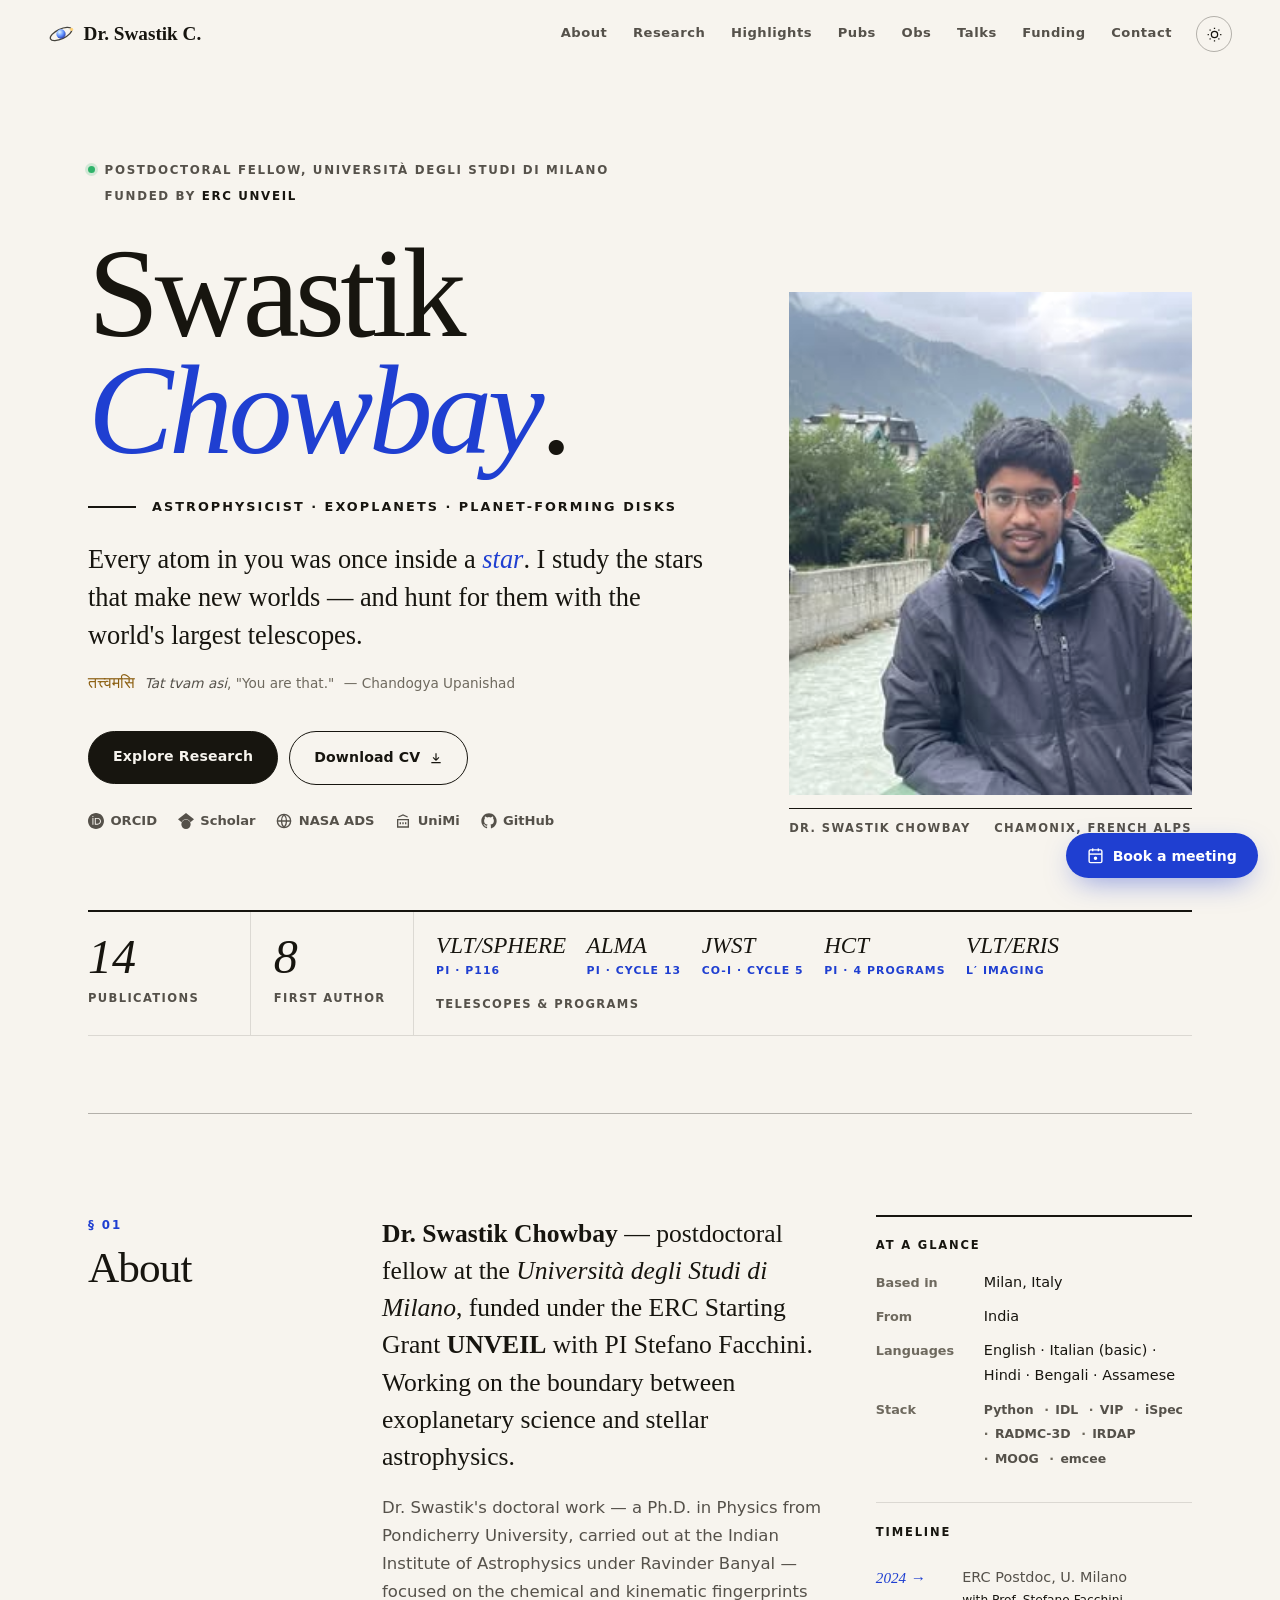
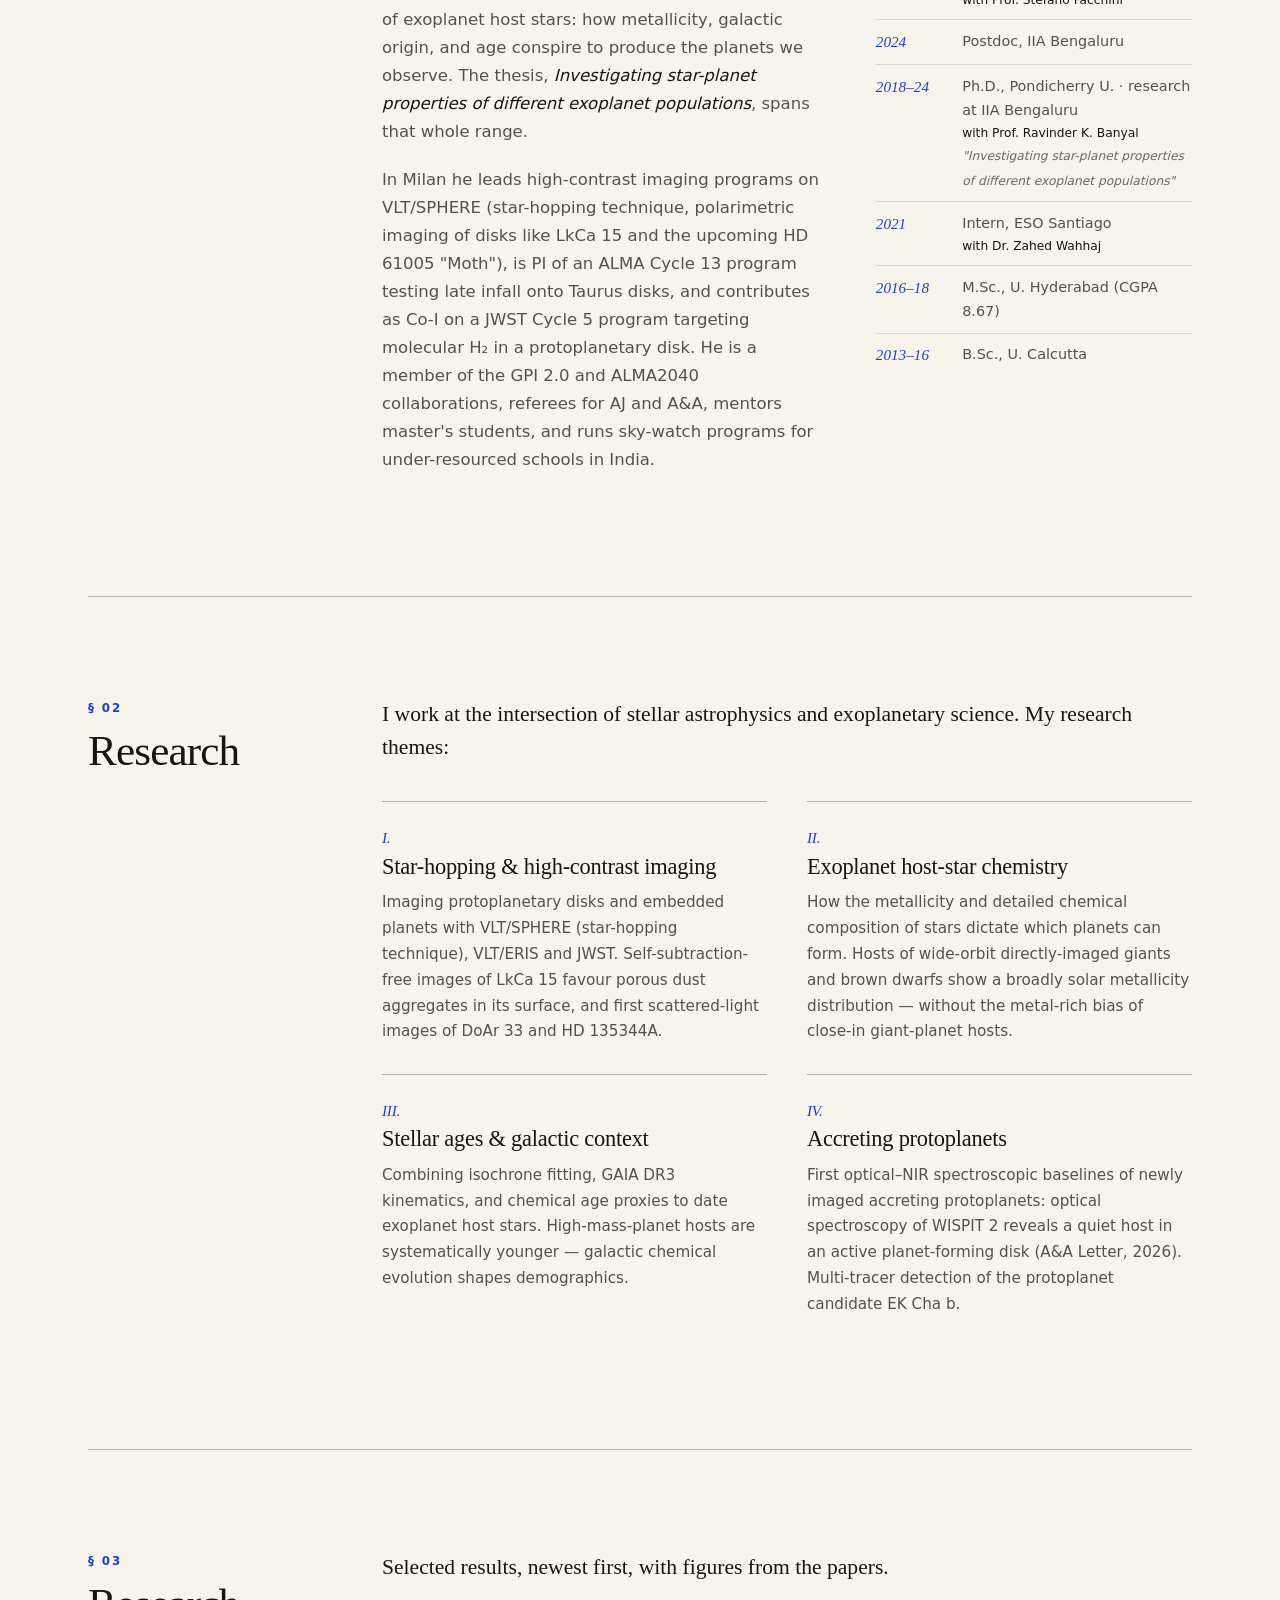
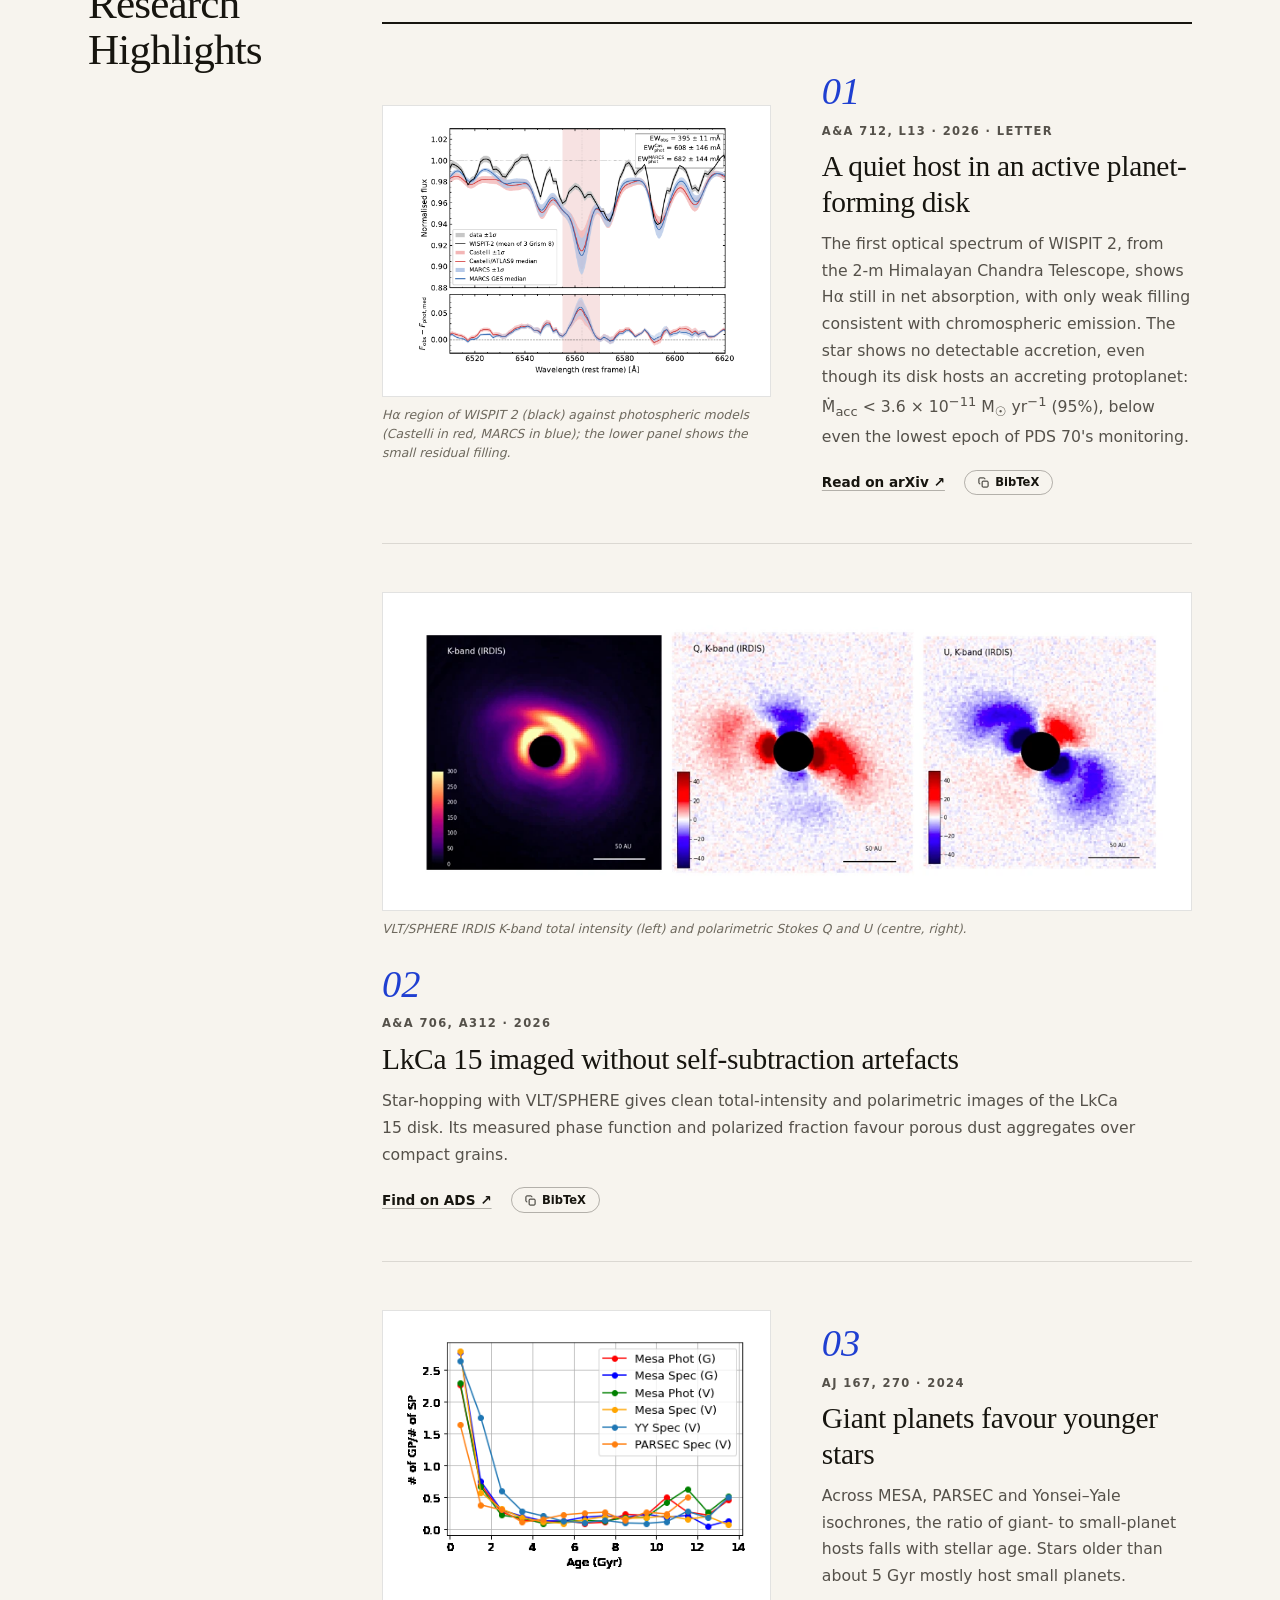
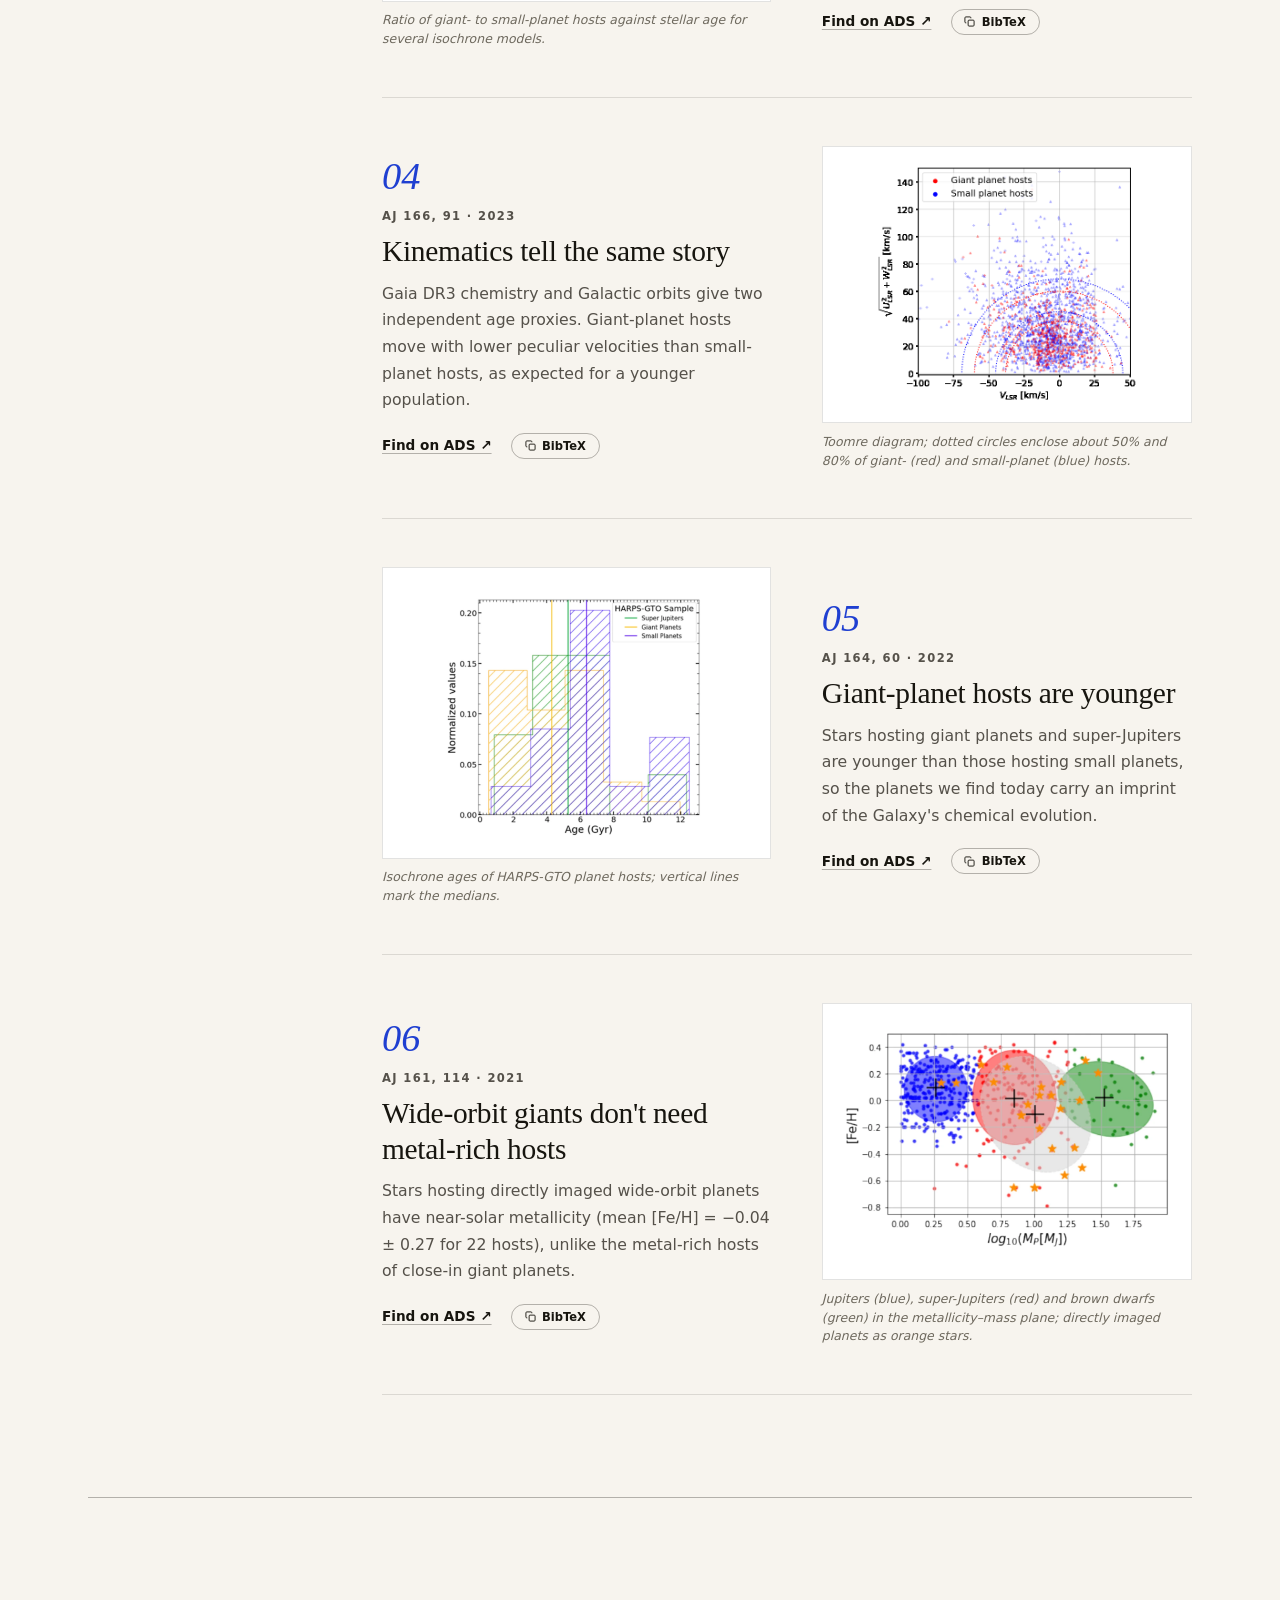
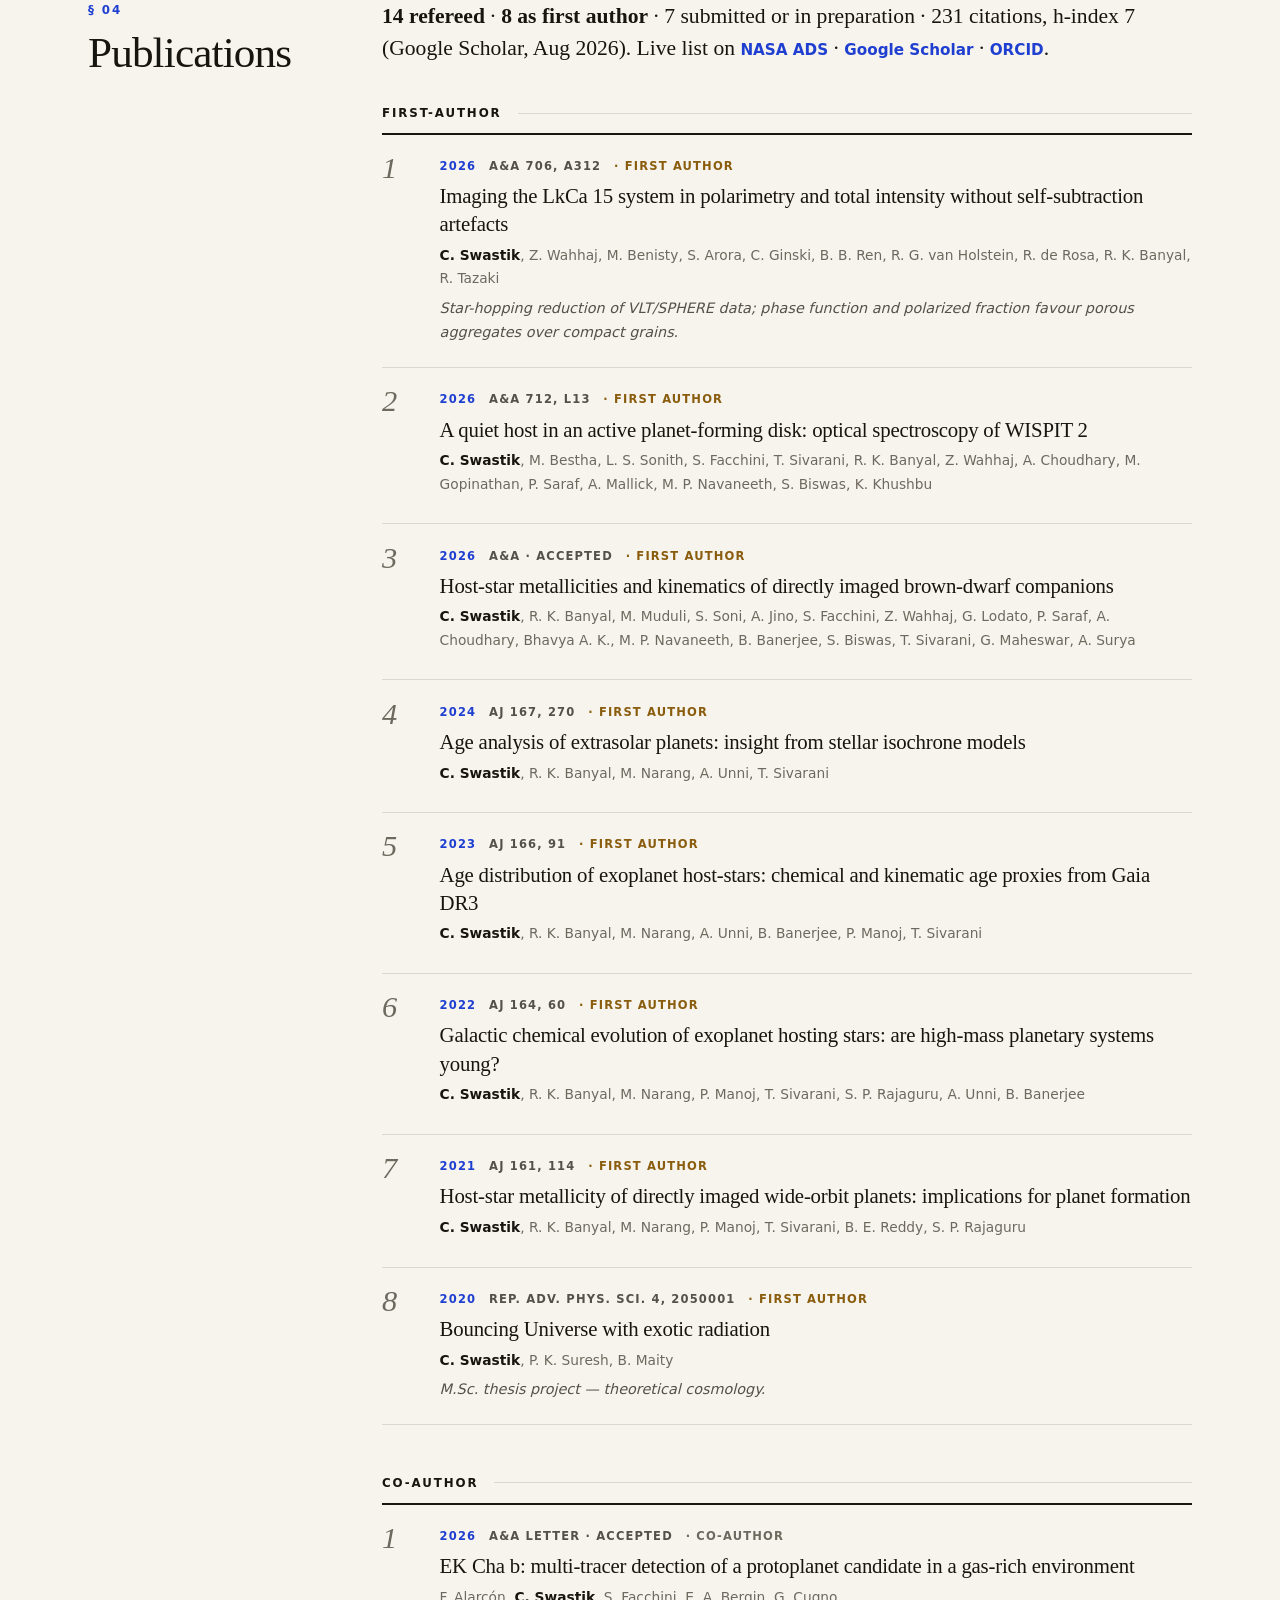
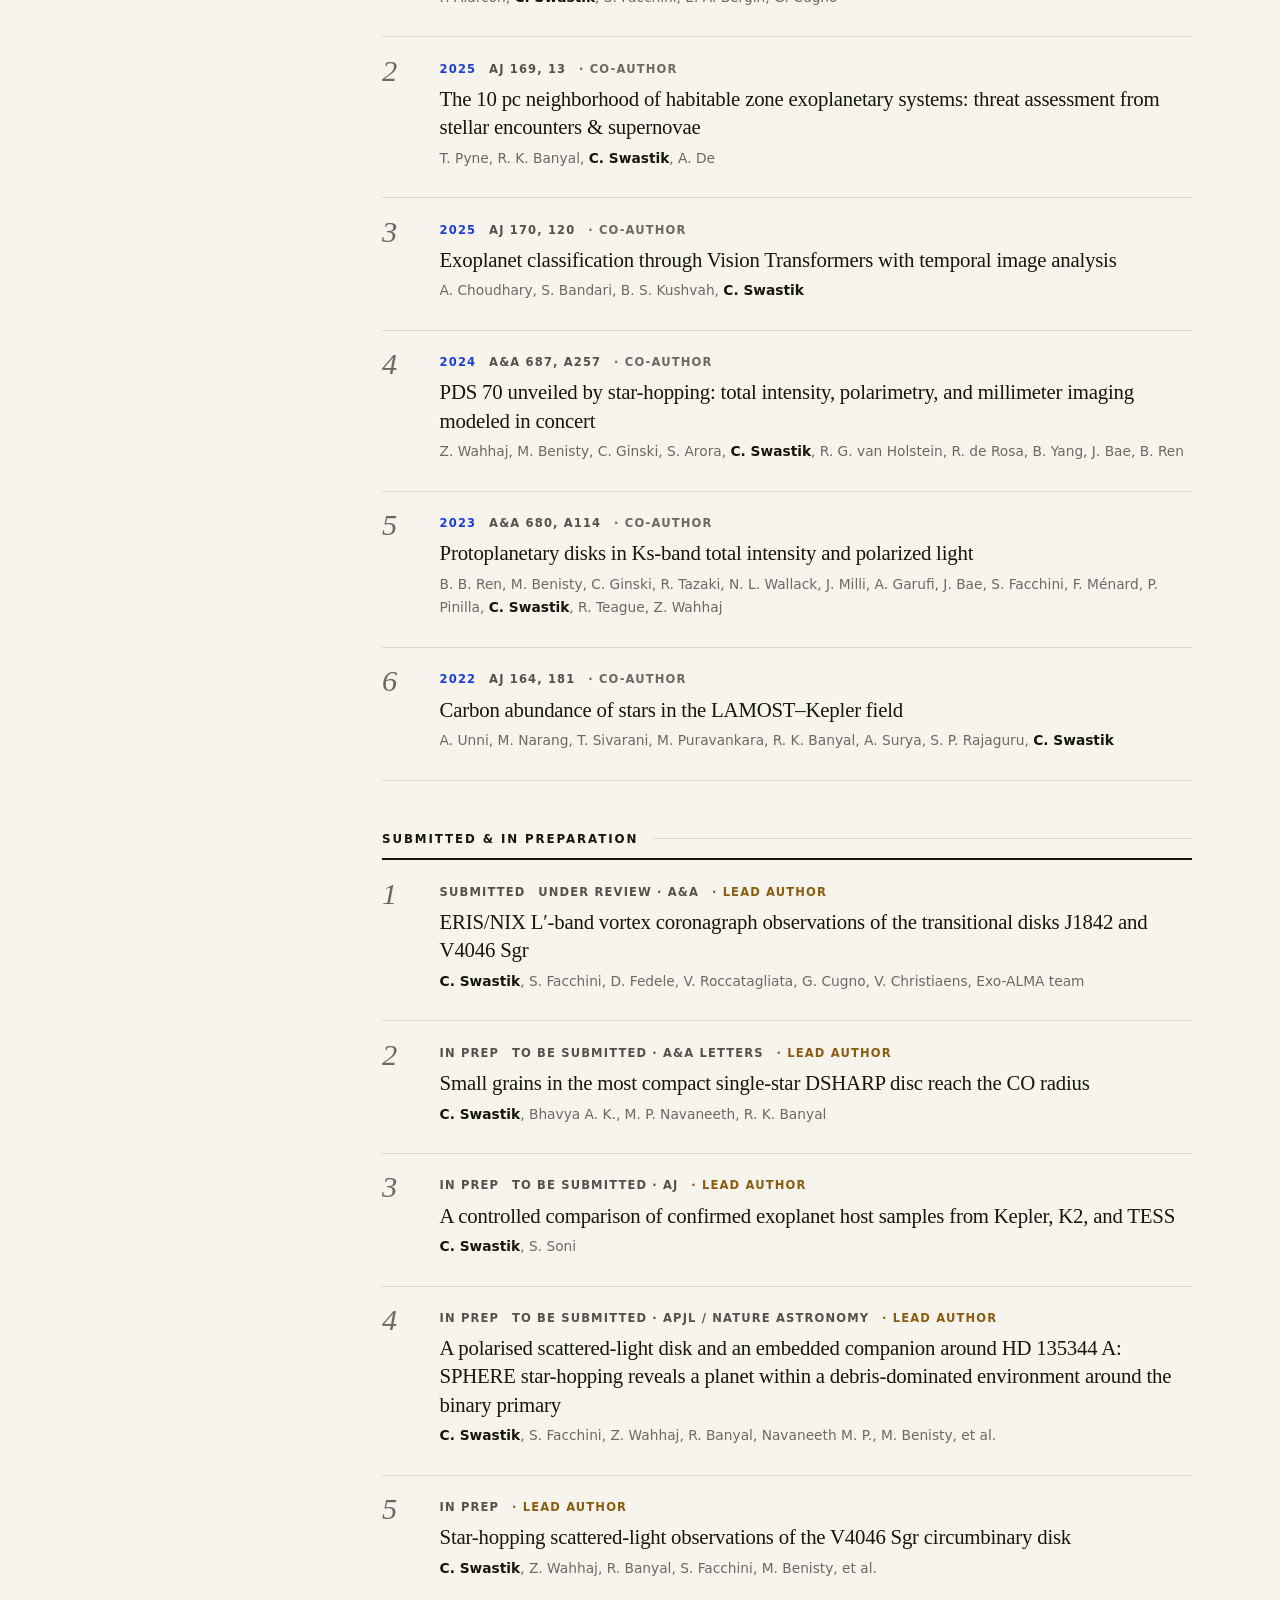
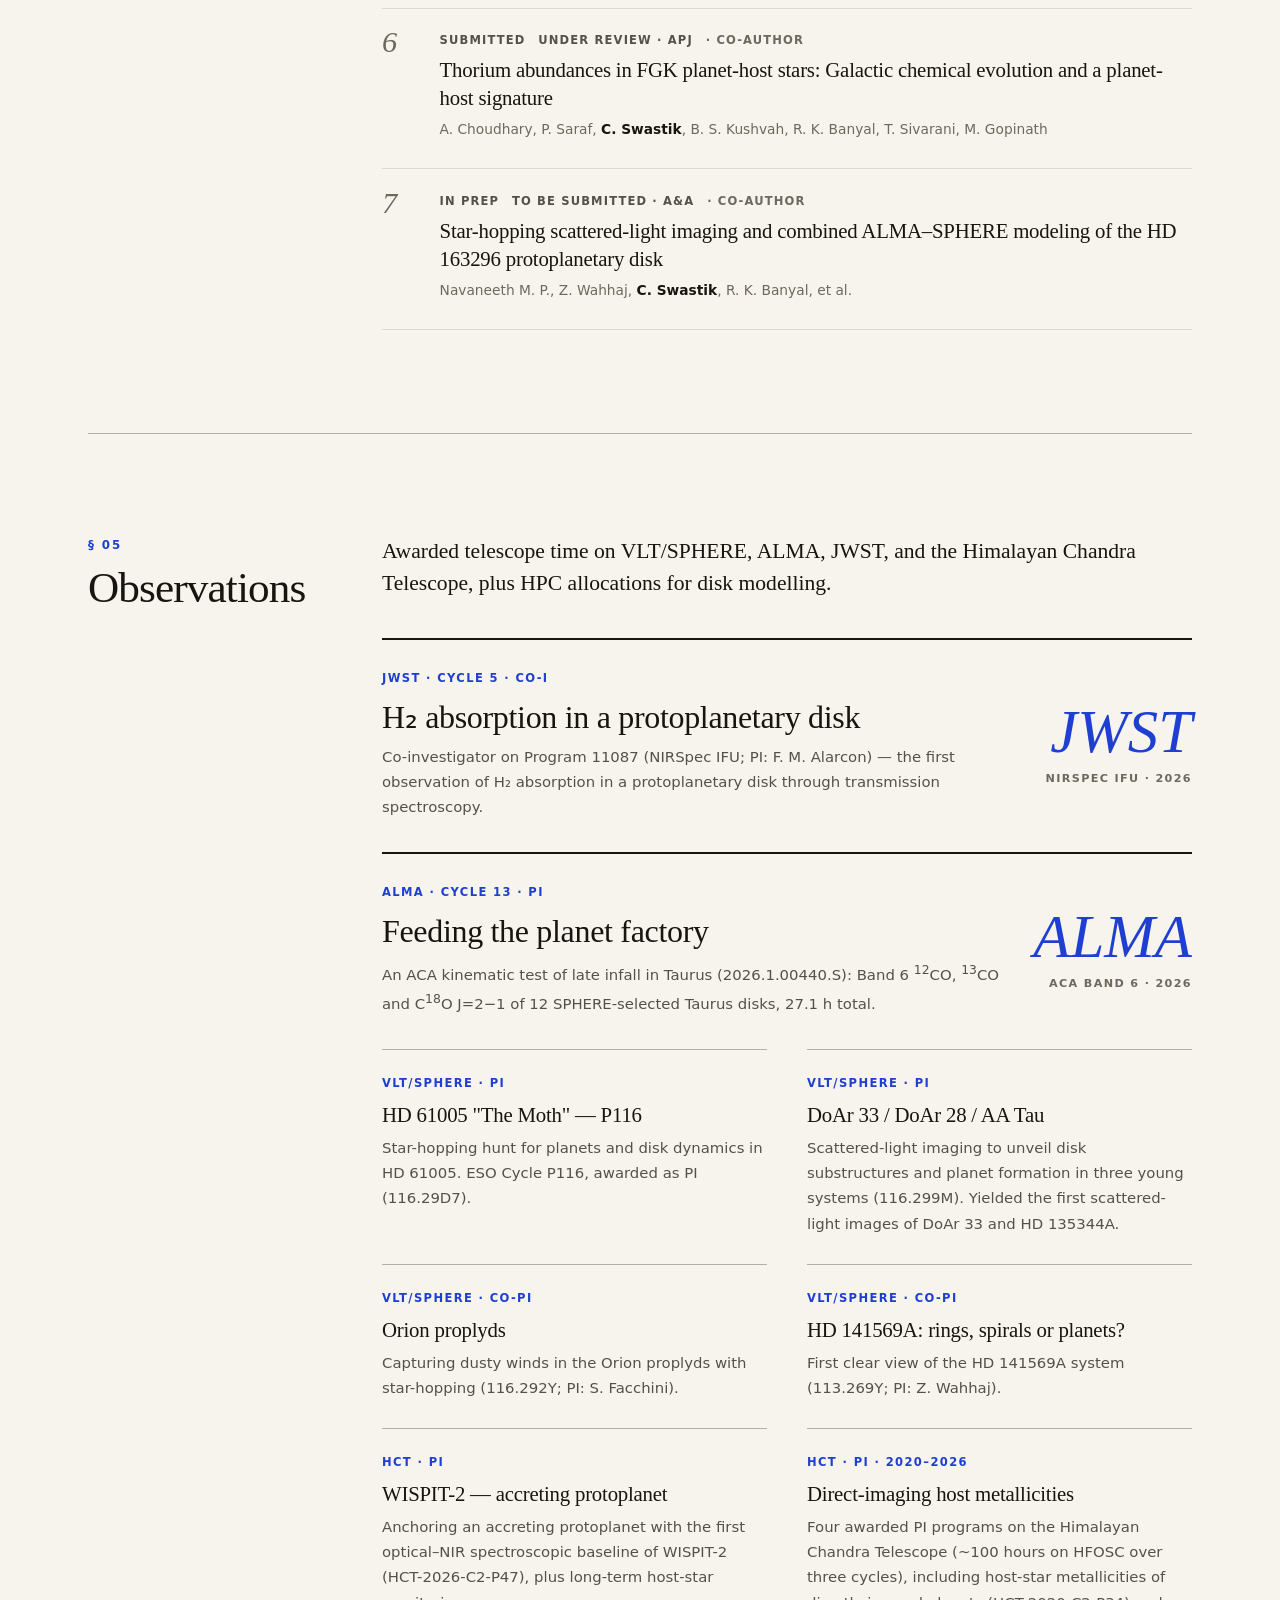
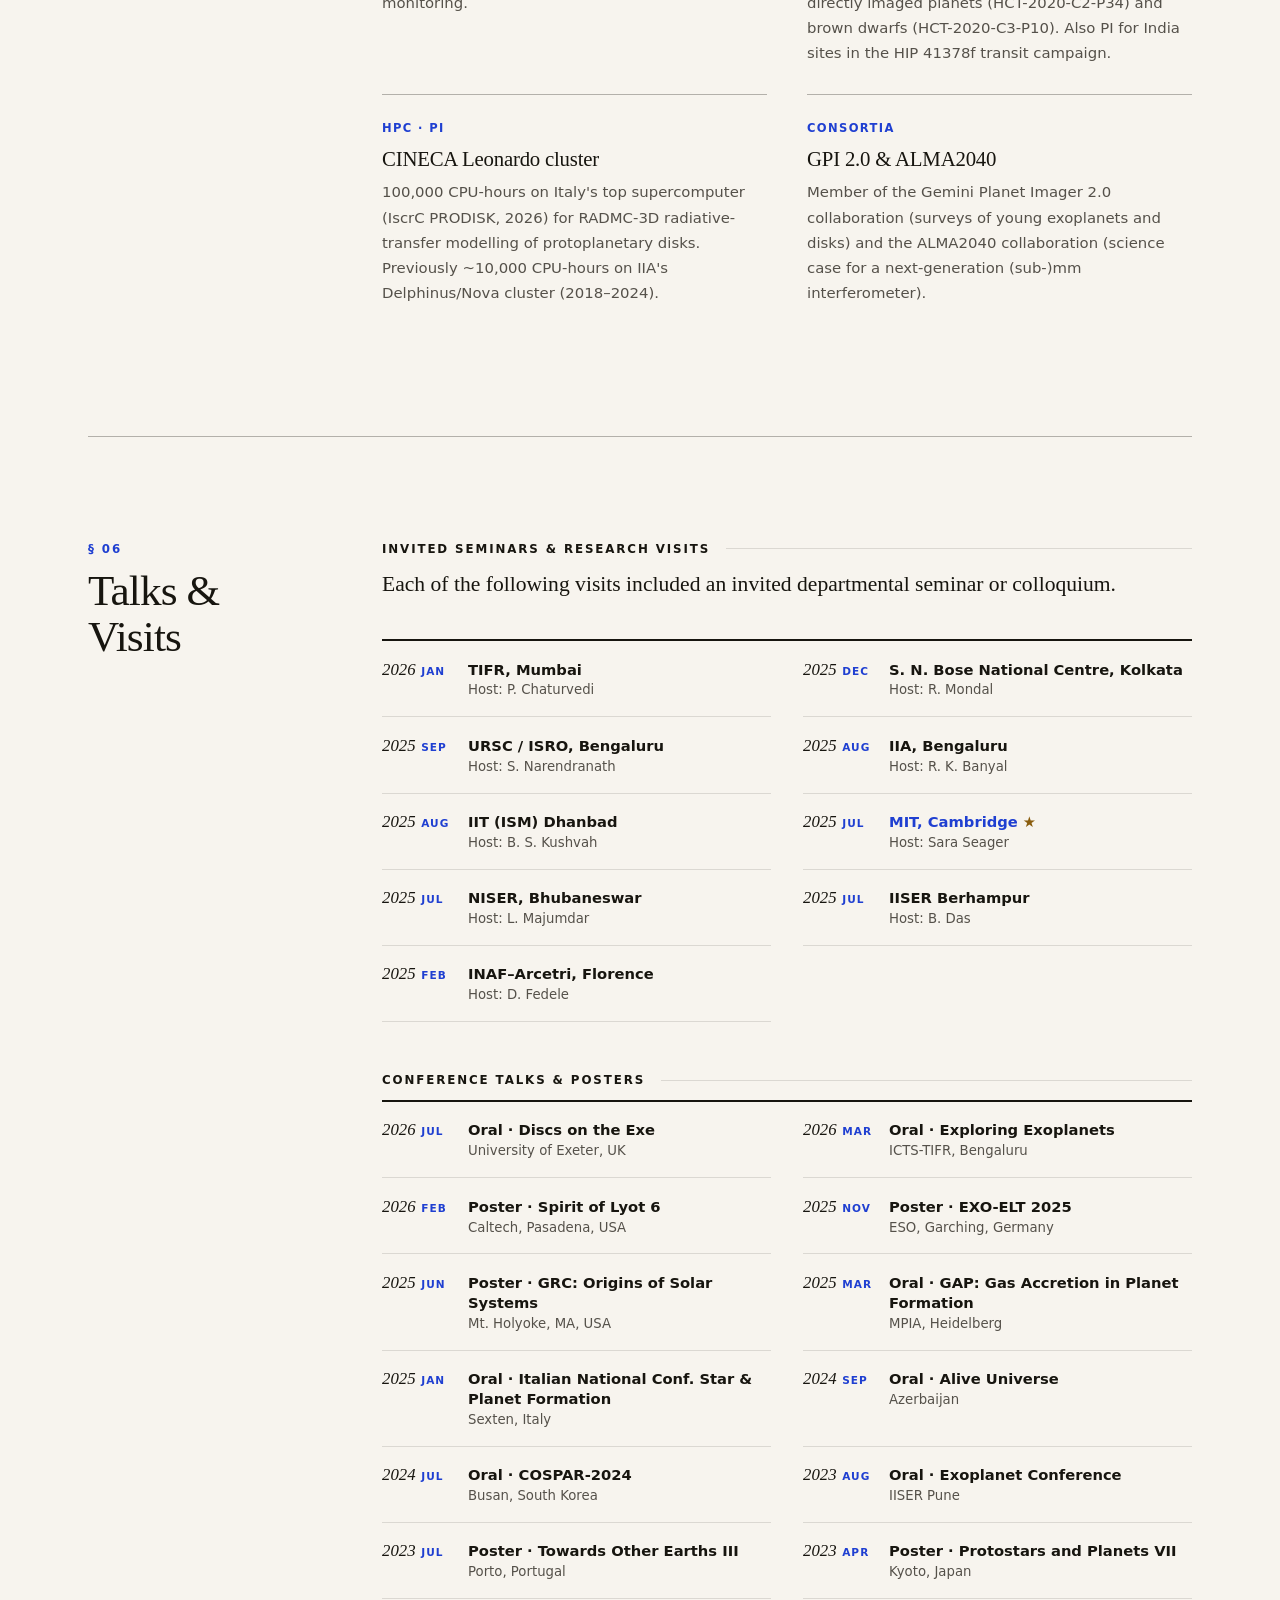
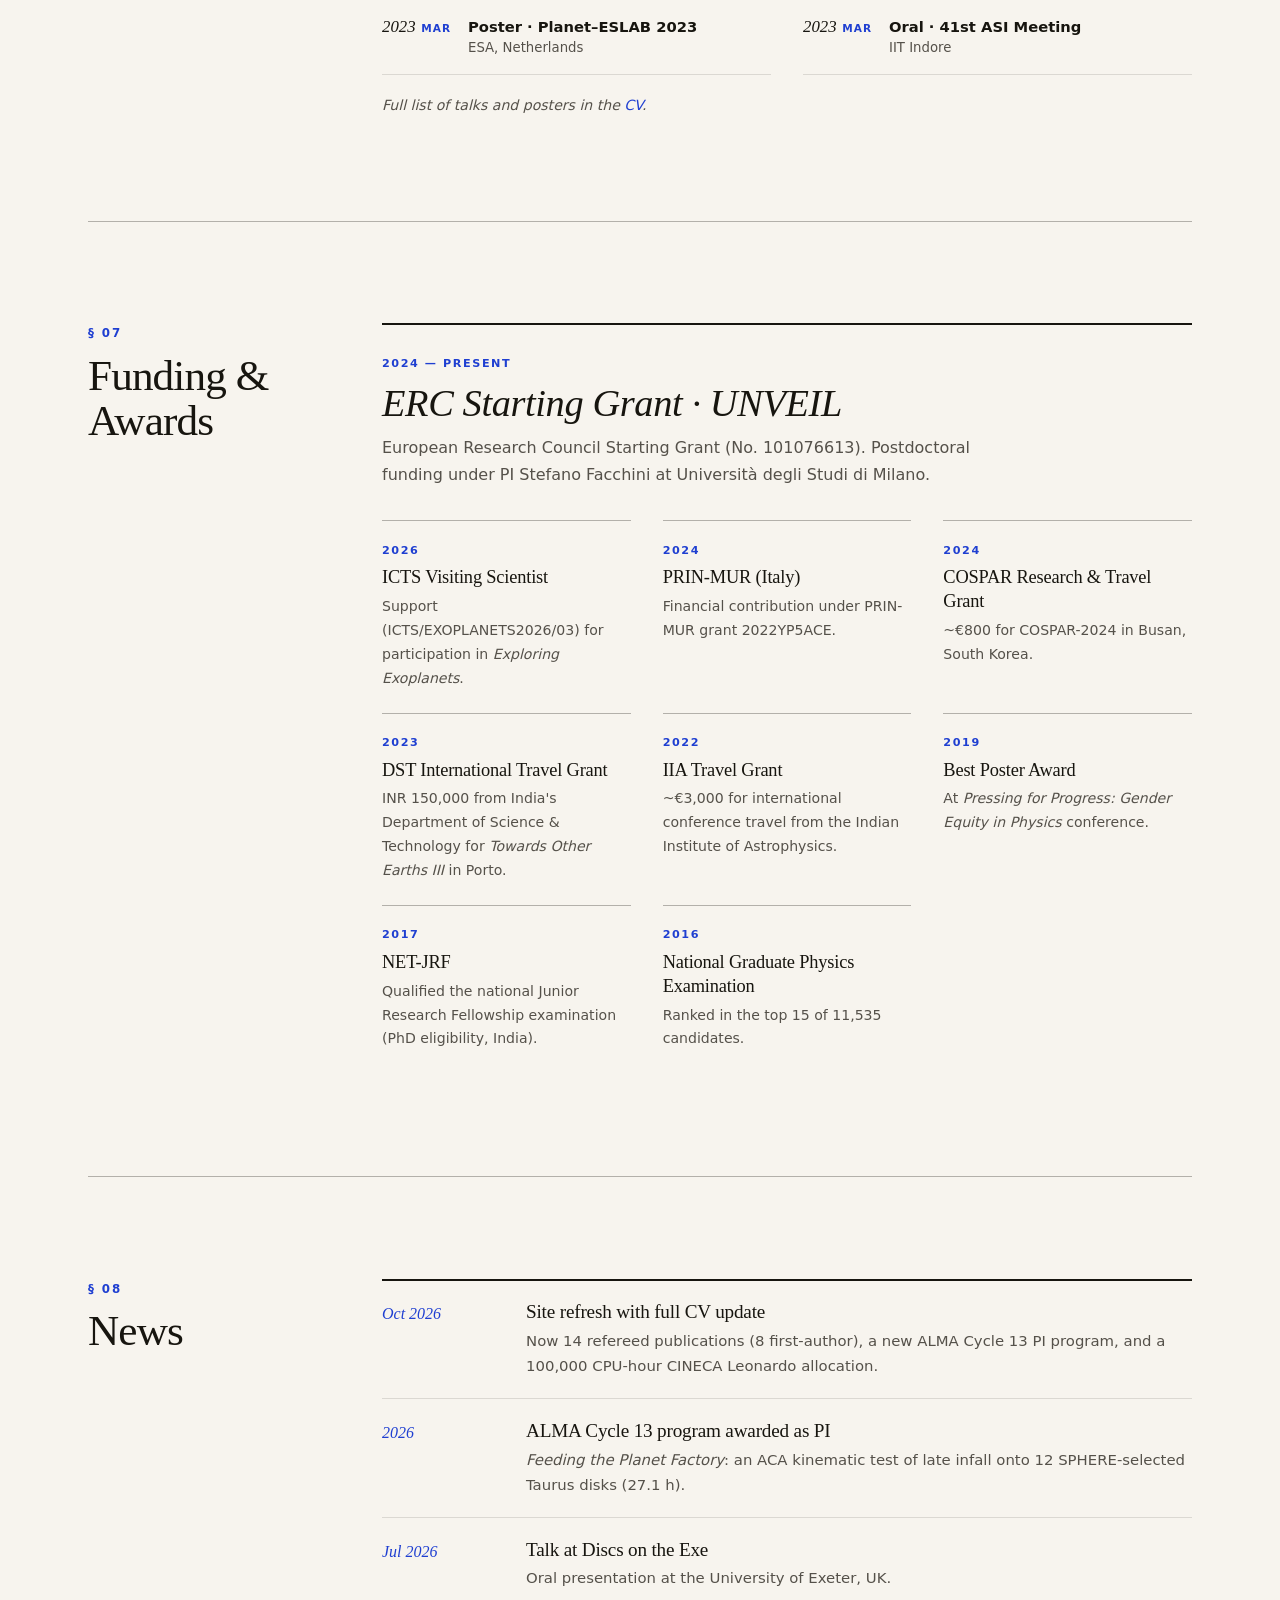
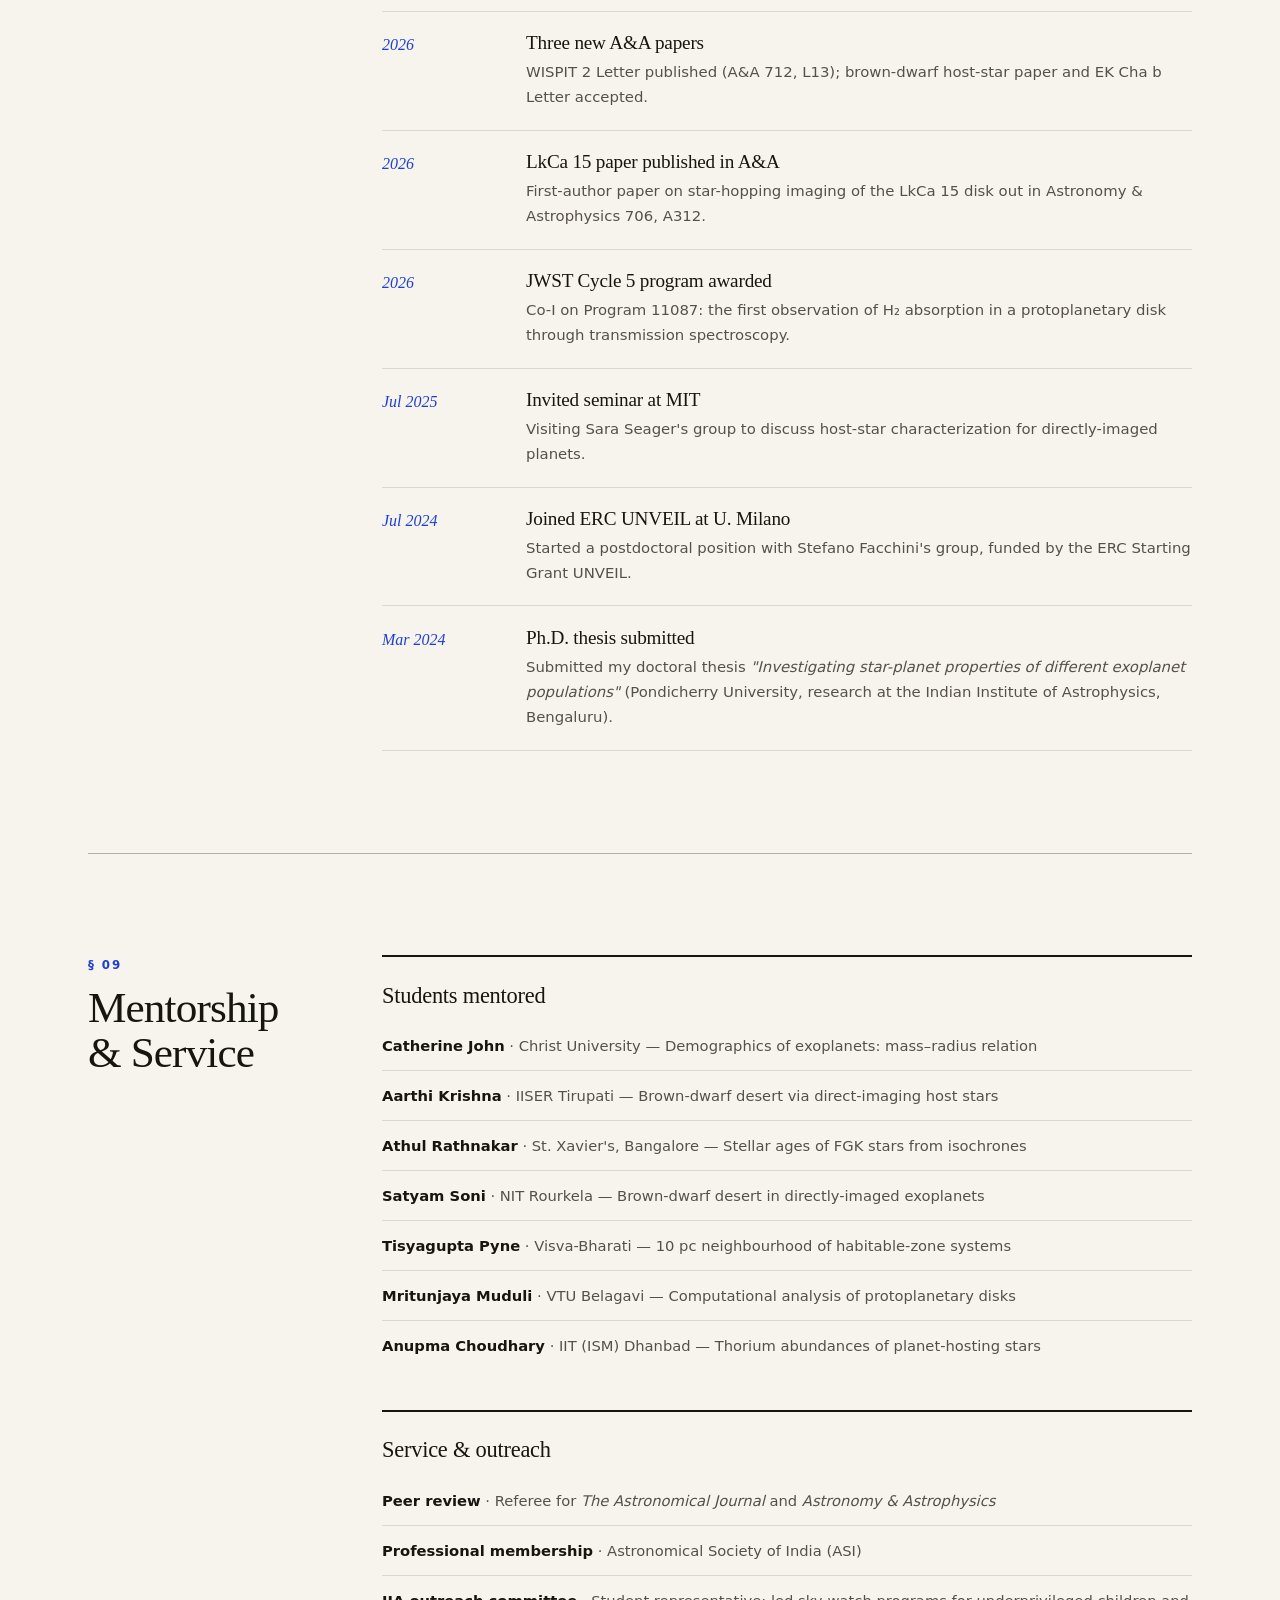
<file: website/index.html>
<!DOCTYPE html>
<html lang="en">
<head>
  <meta charset="UTF-8">
  <title>Swastik Chowbay</title>
  <link rel="canonical" href="https://swastikc.github.io/">
  <meta http-equiv="refresh" content="0; url=https://swastikc.github.io/">
  <meta name="robots" content="noindex">
  <script>window.location.replace('https://swastikc.github.io/');</script>
</head>
<body><p>This page has moved. <a href="https://swastikc.github.io/">Continue to swastikc.github.io →</a></p></body>
</html>
</file>
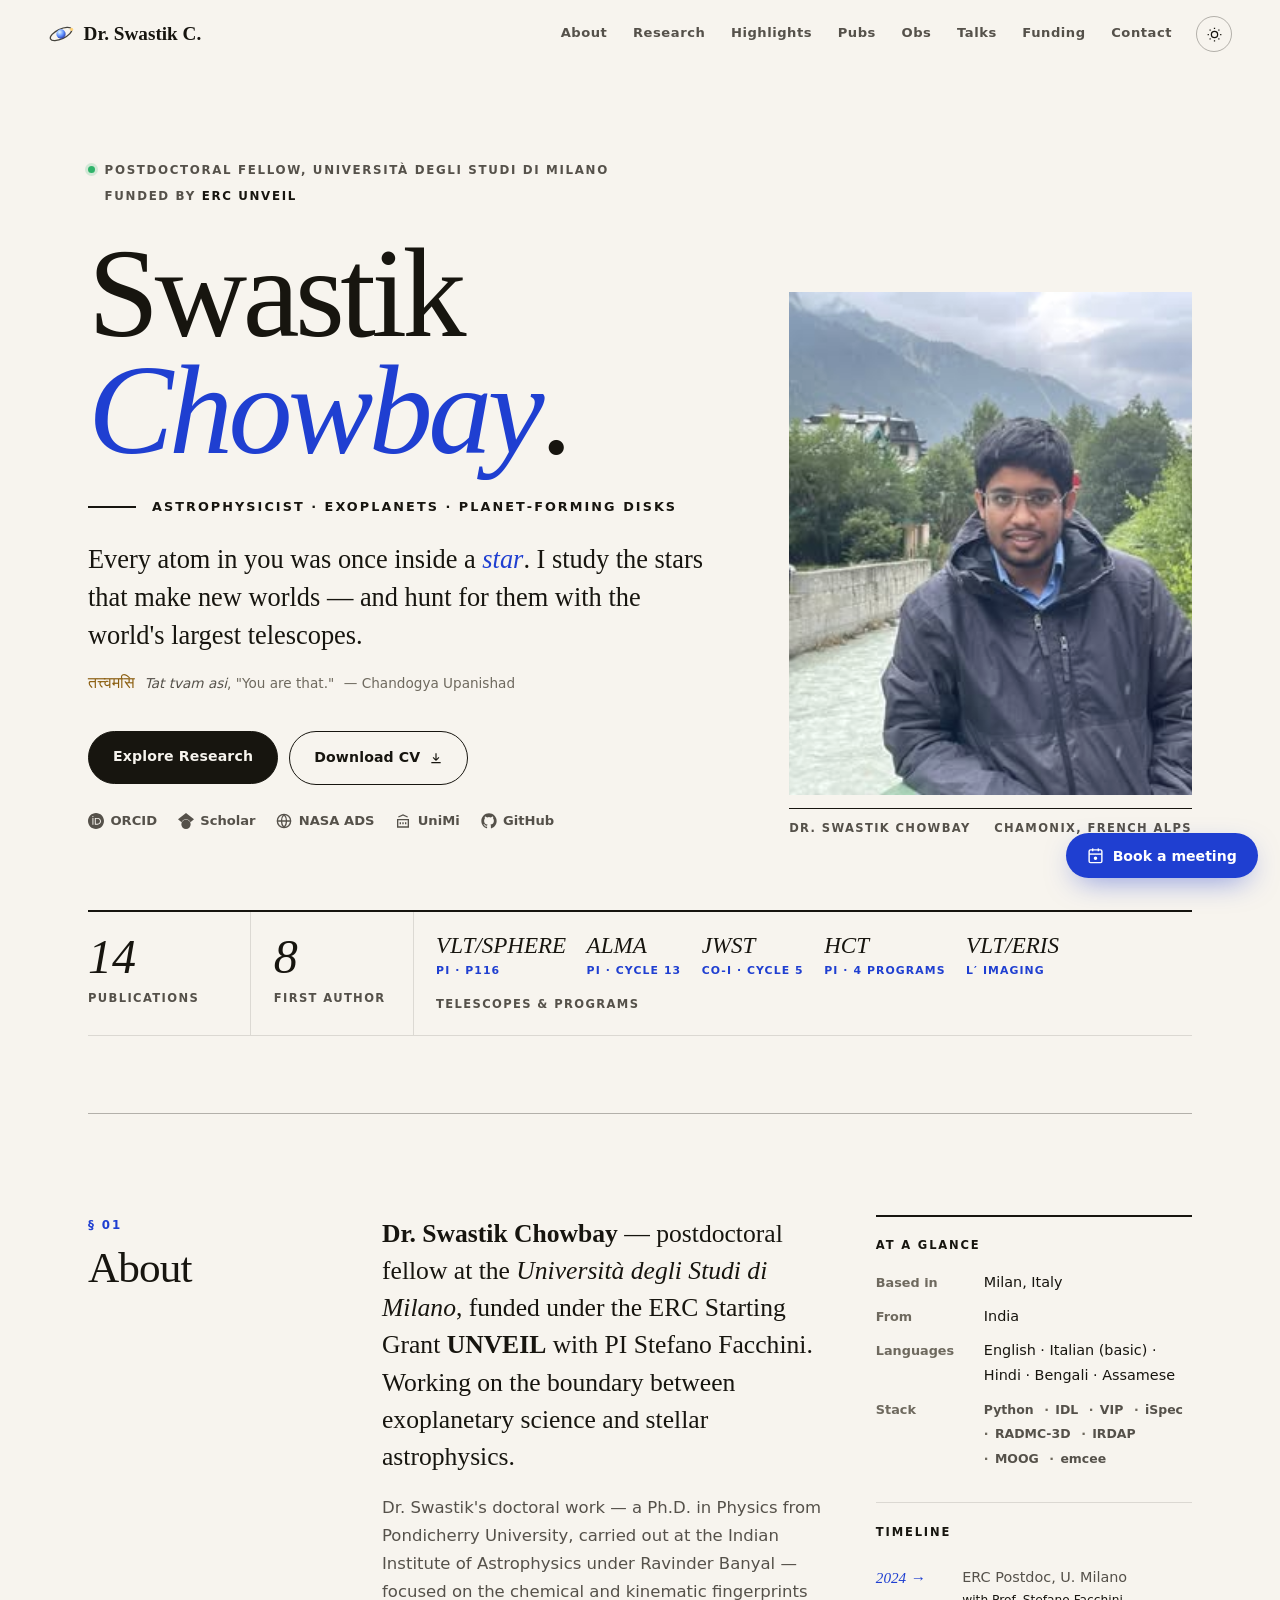
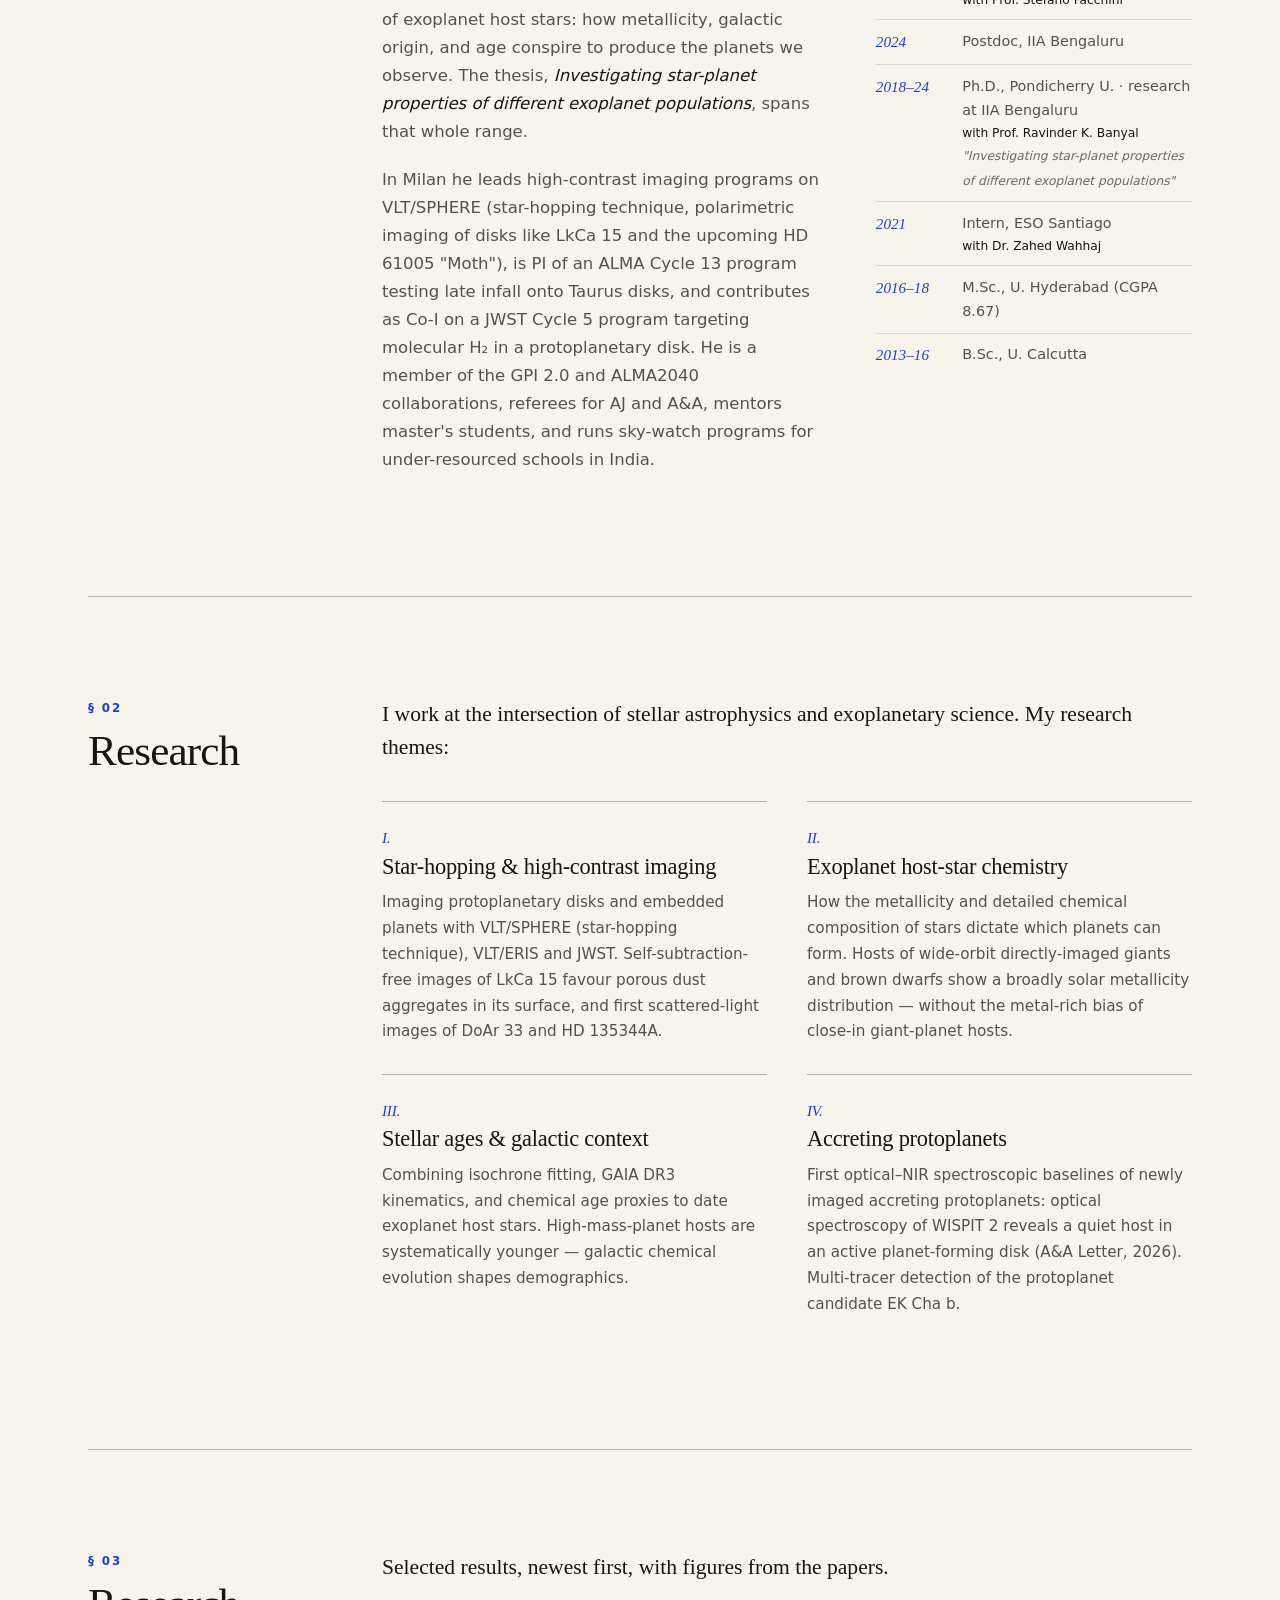
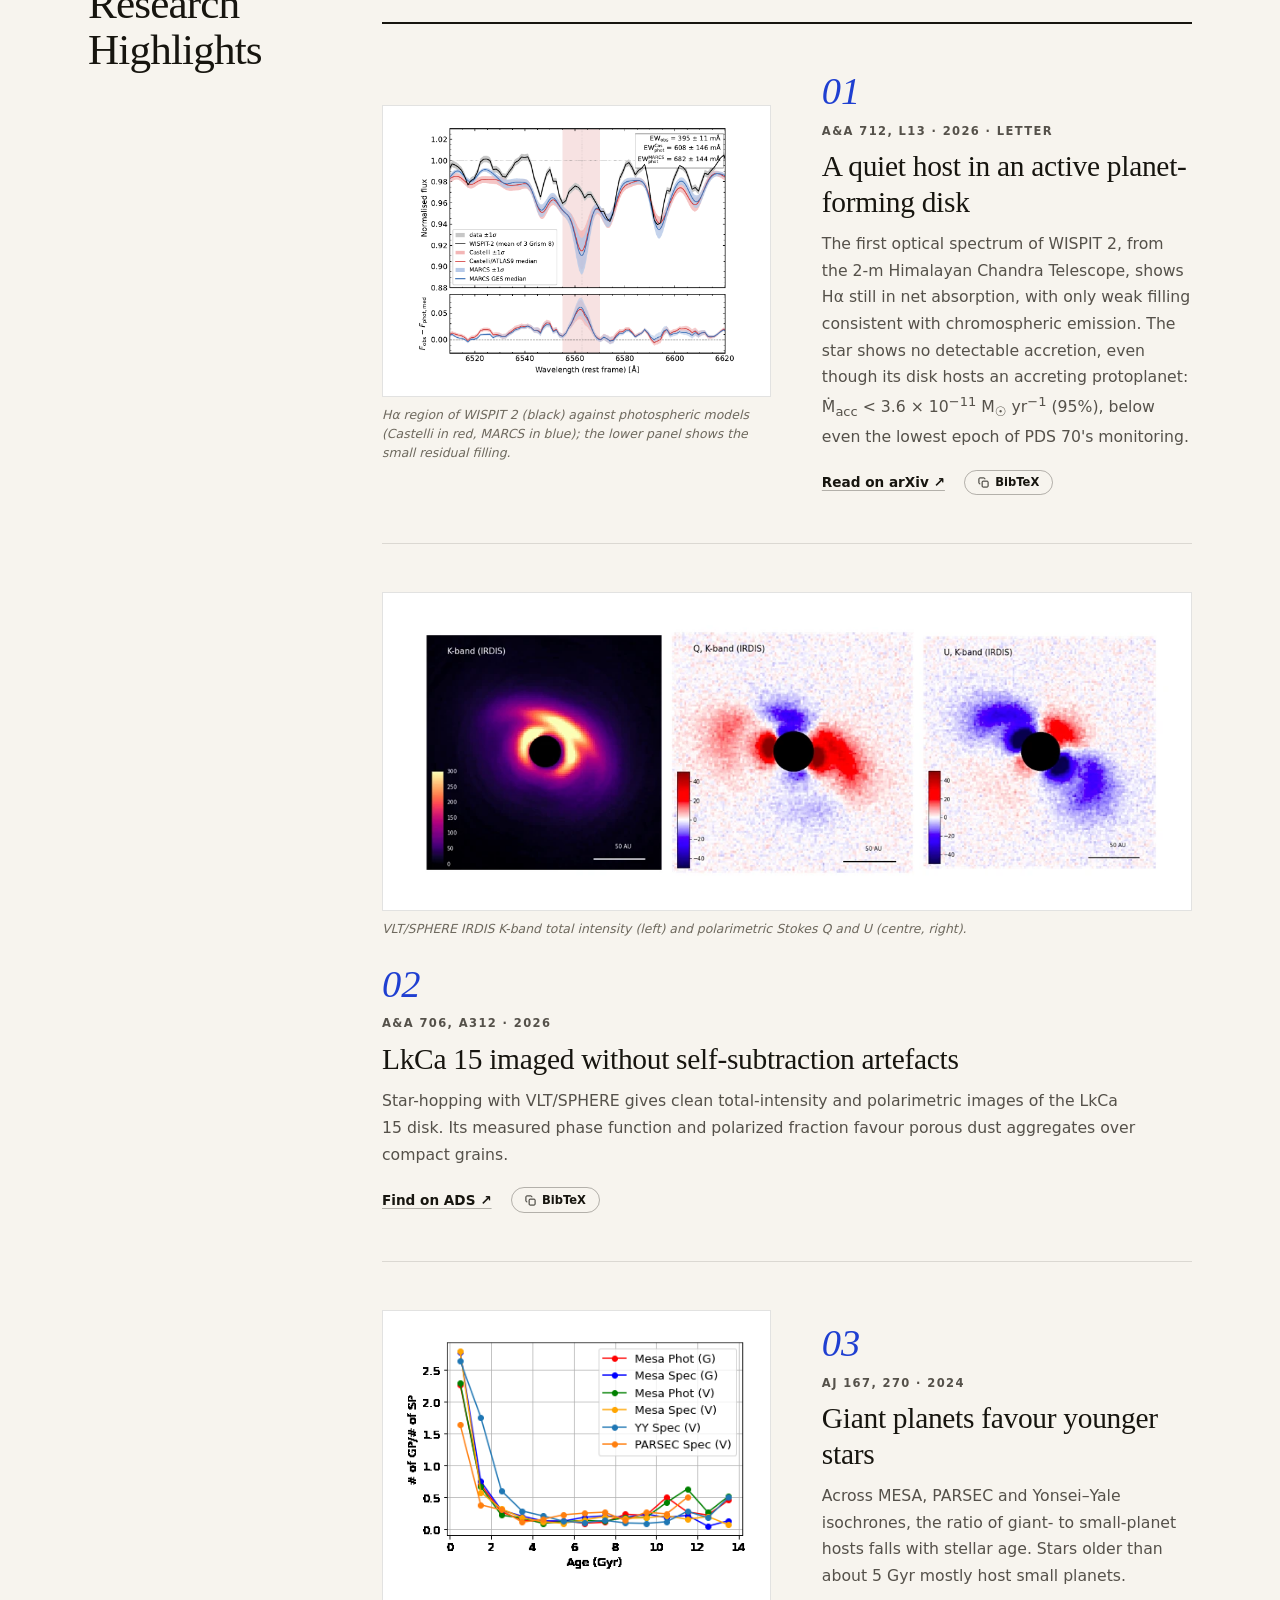
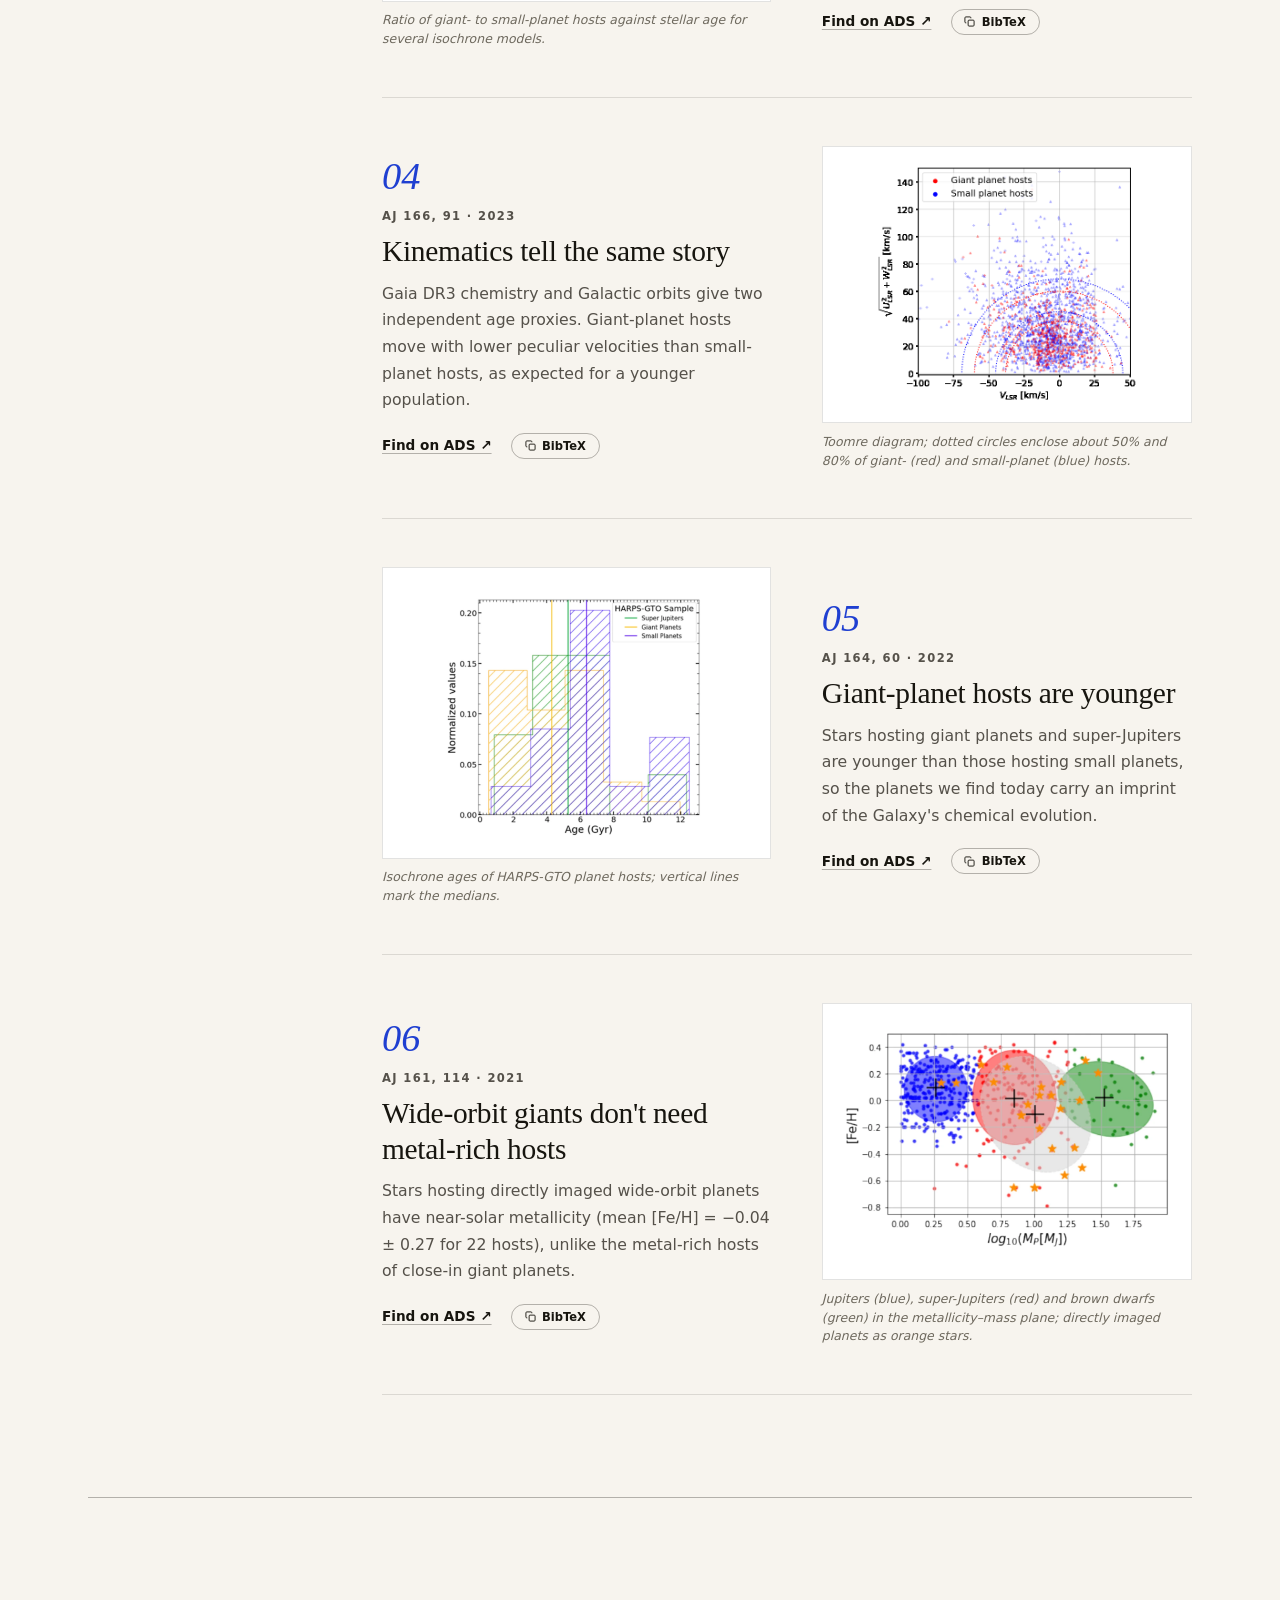
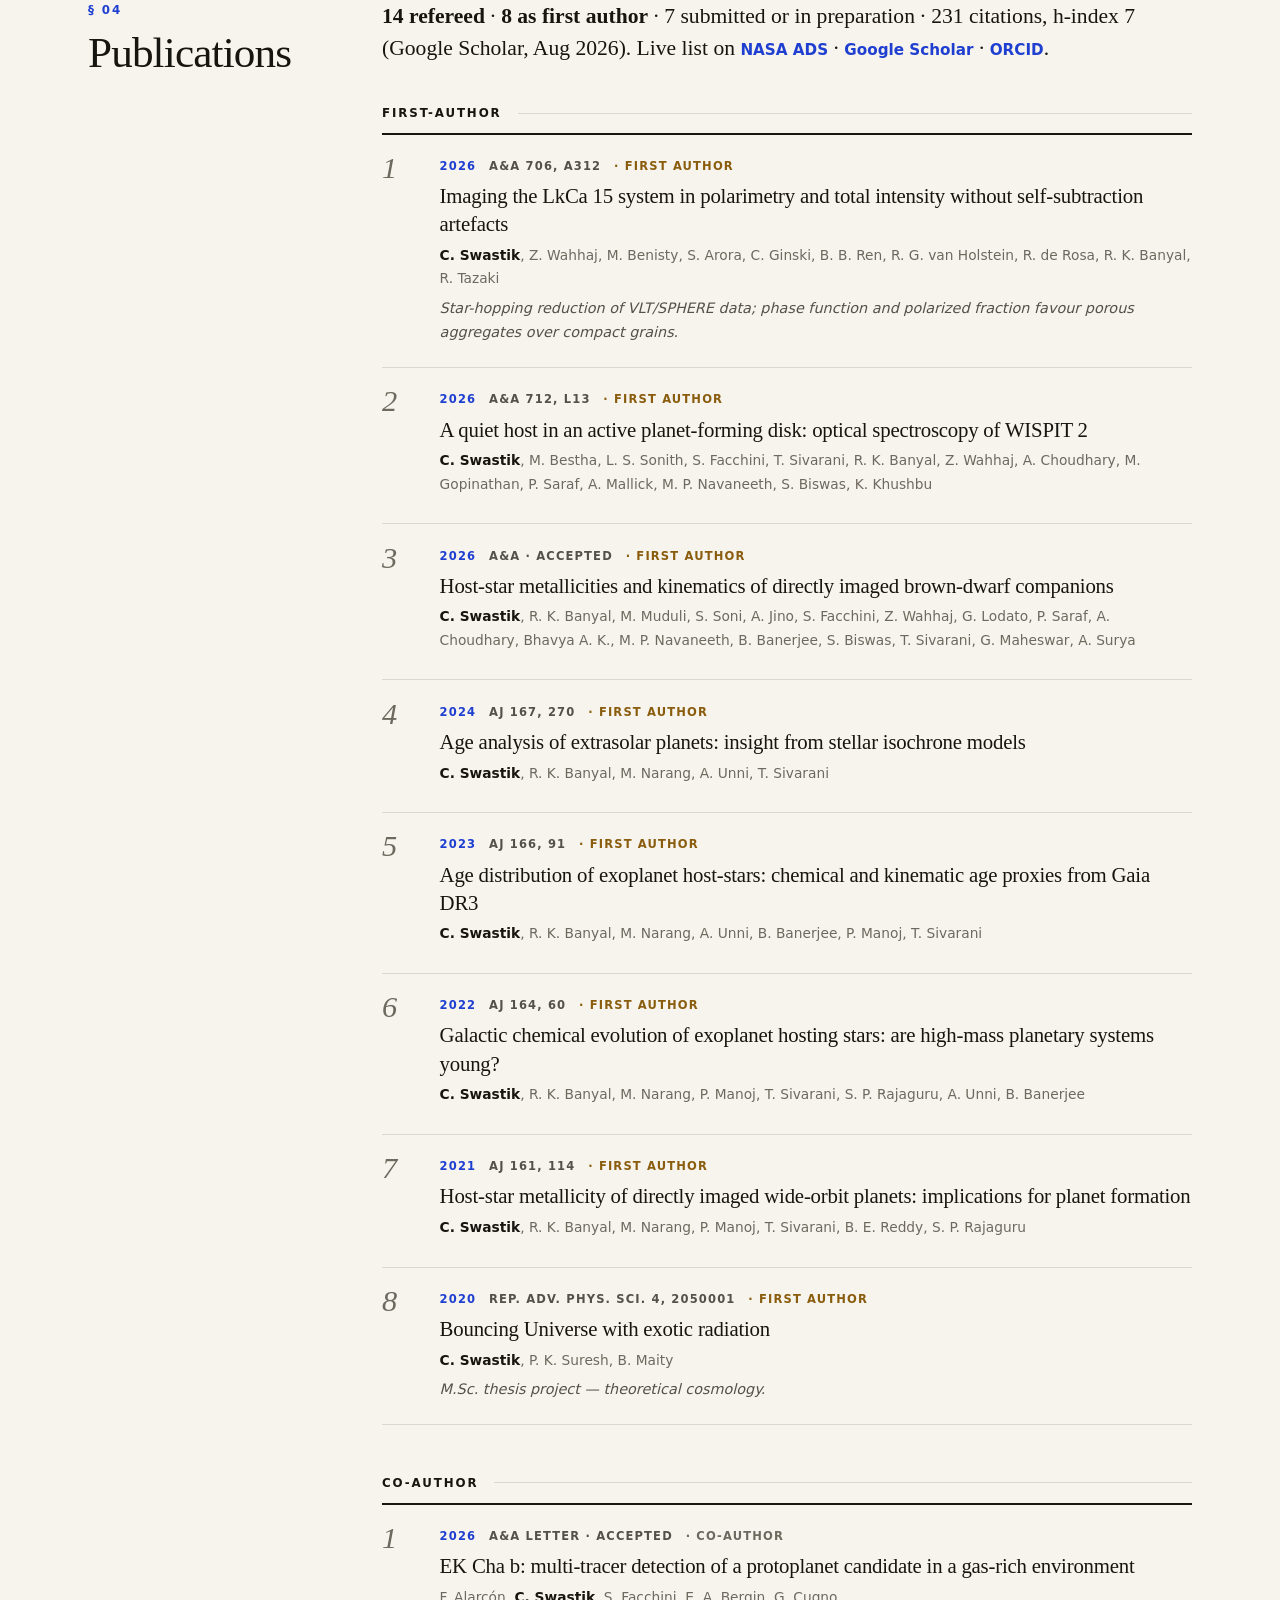
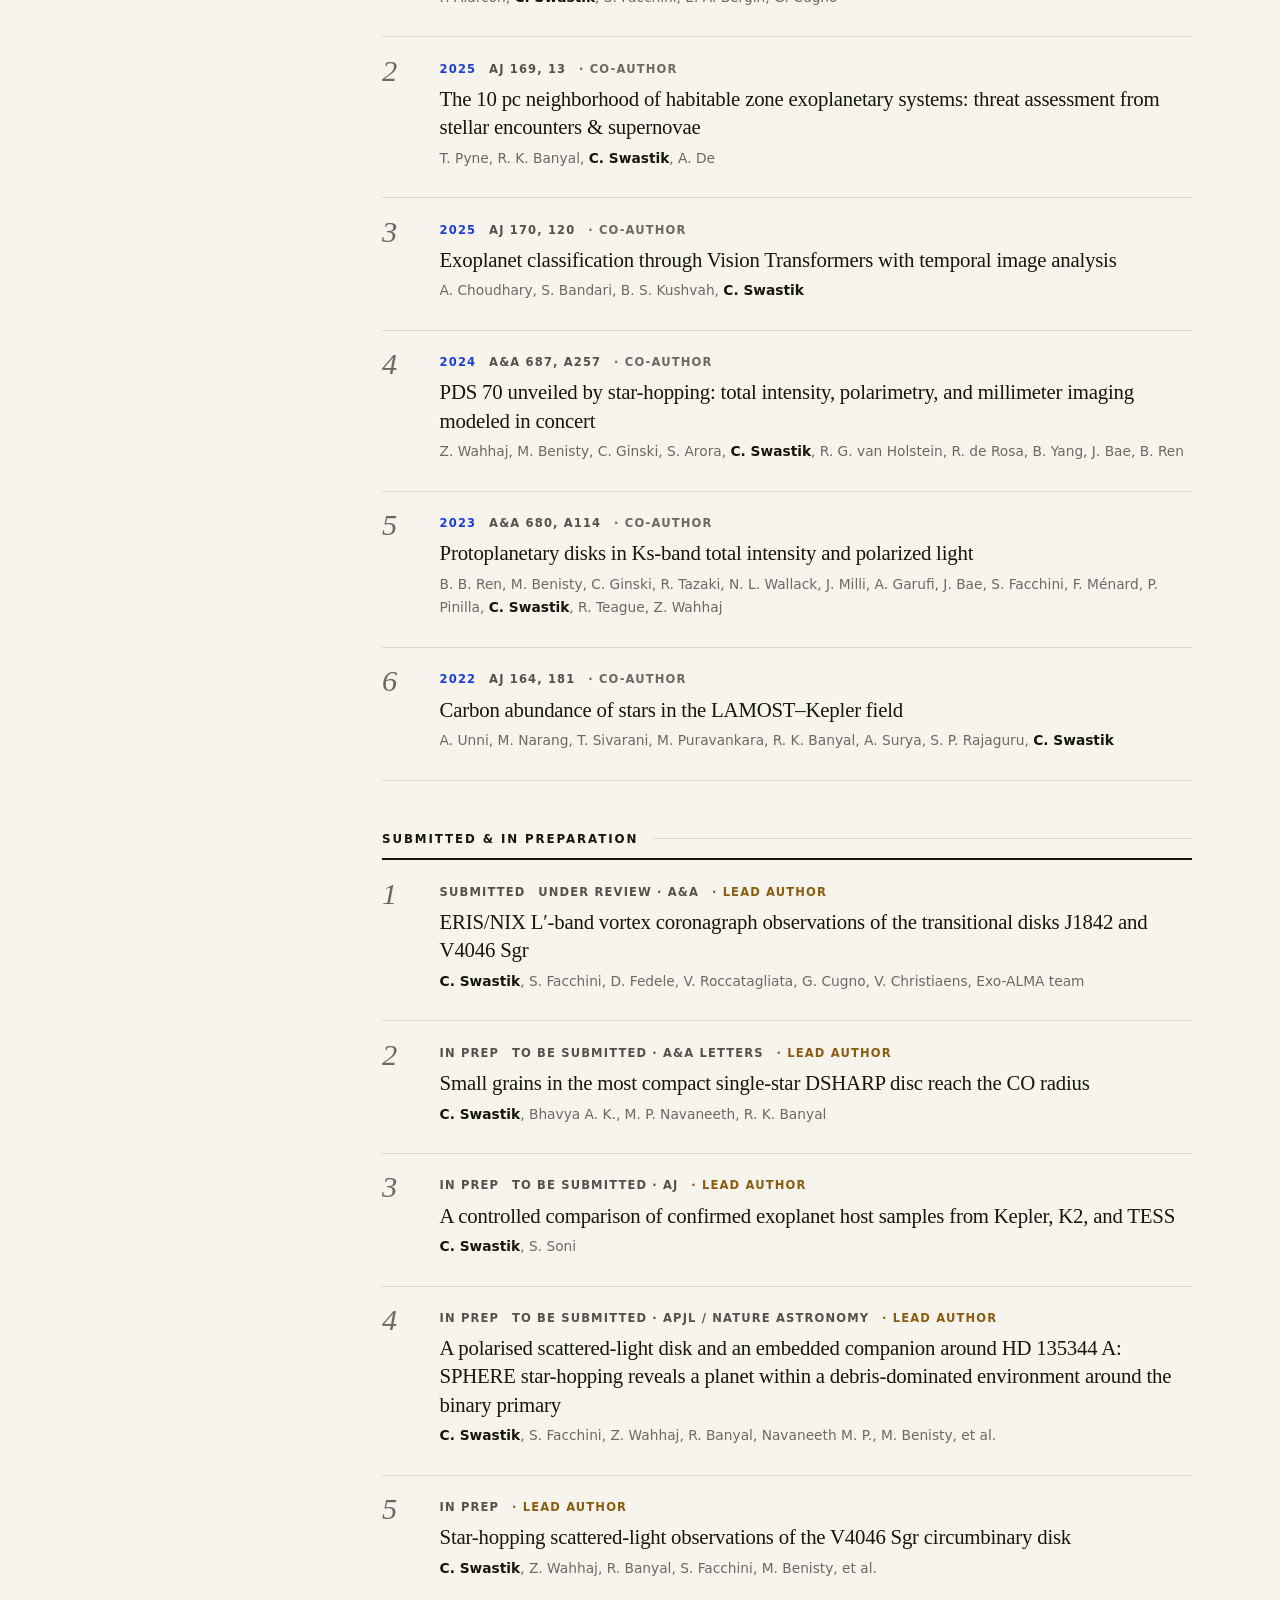
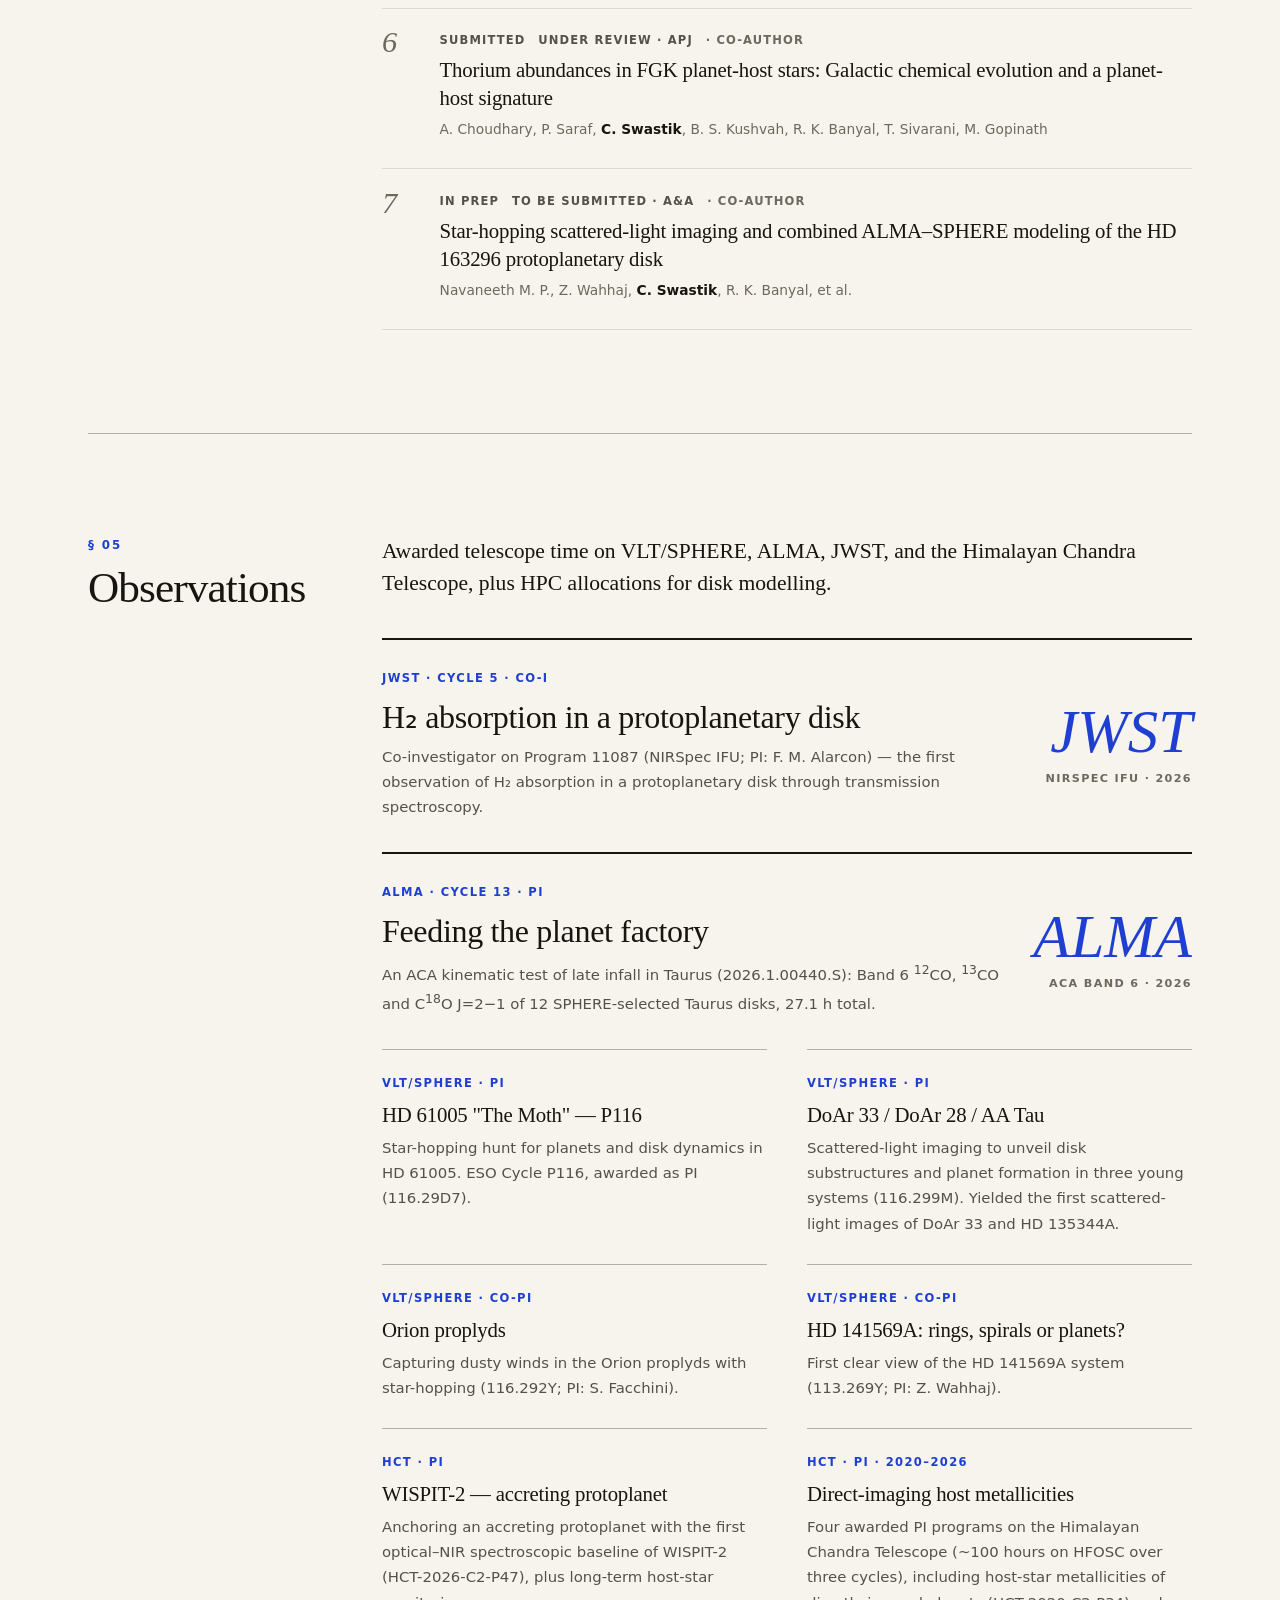
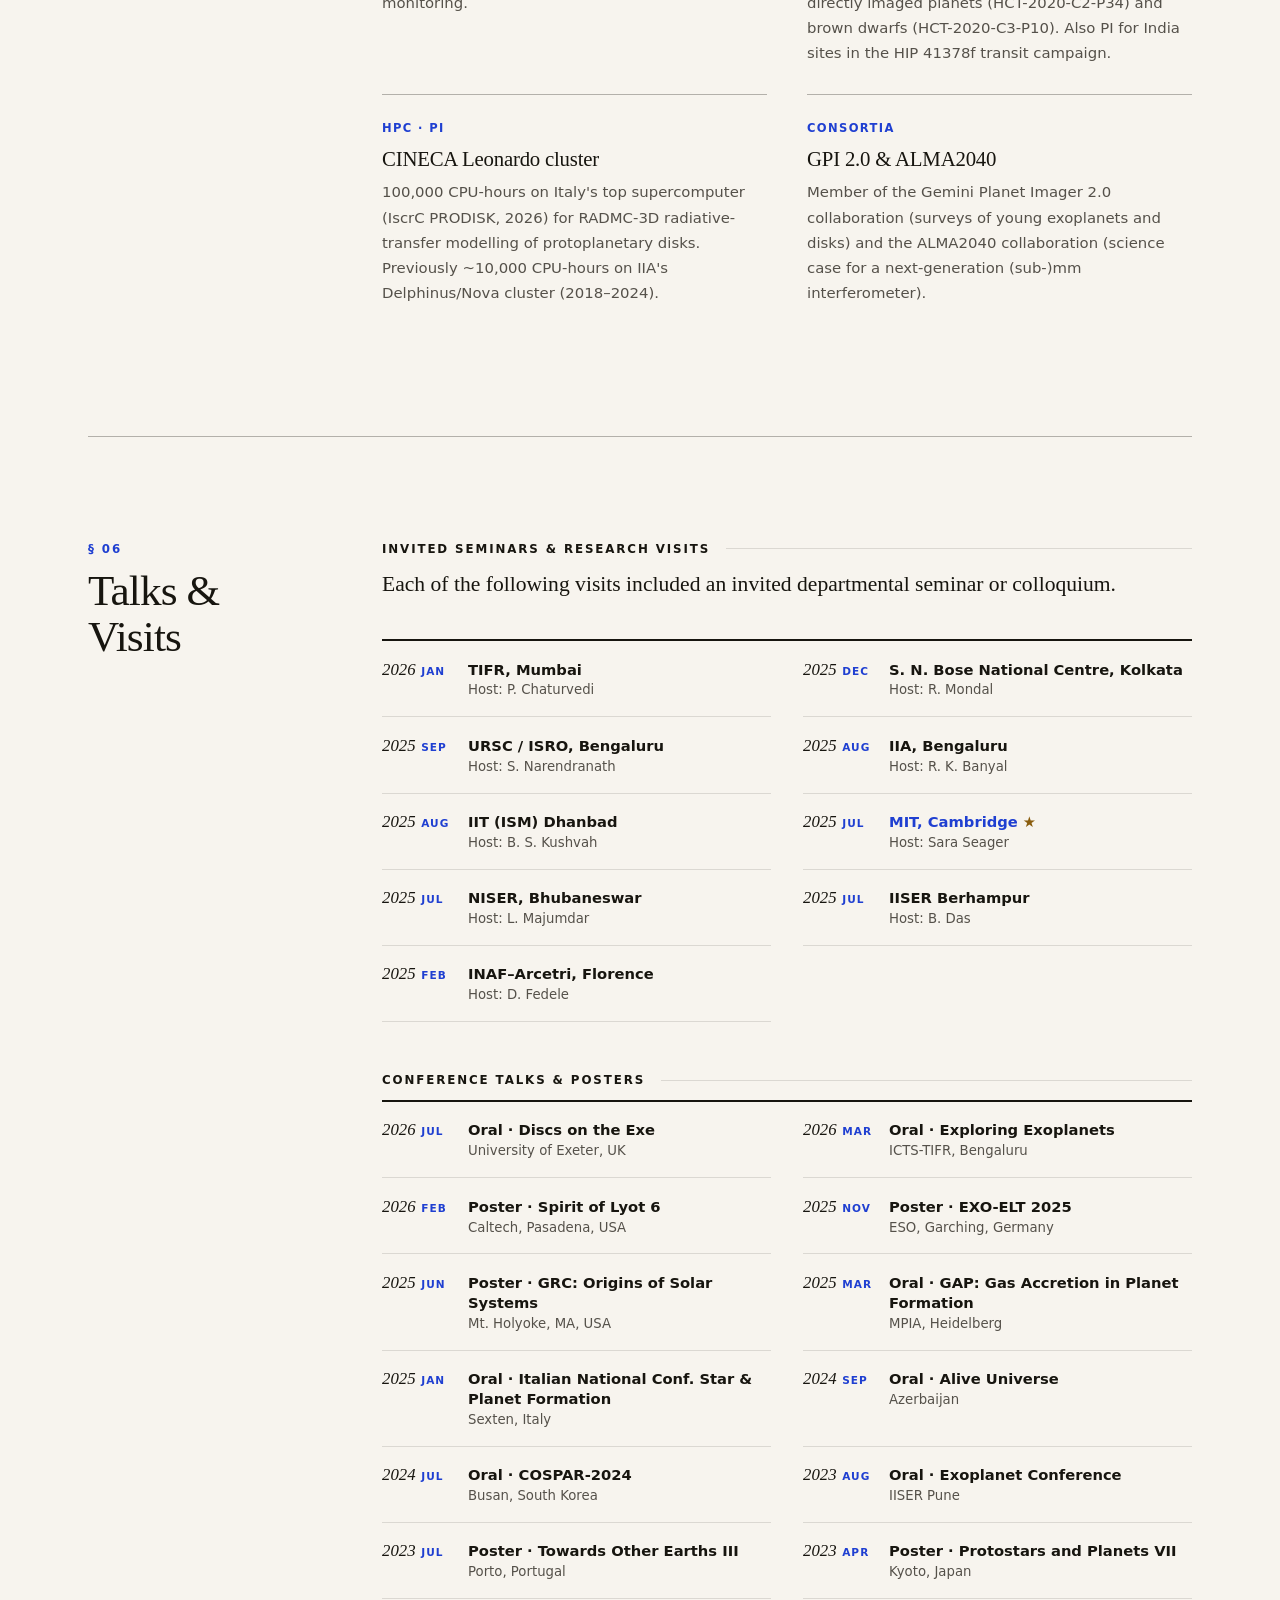
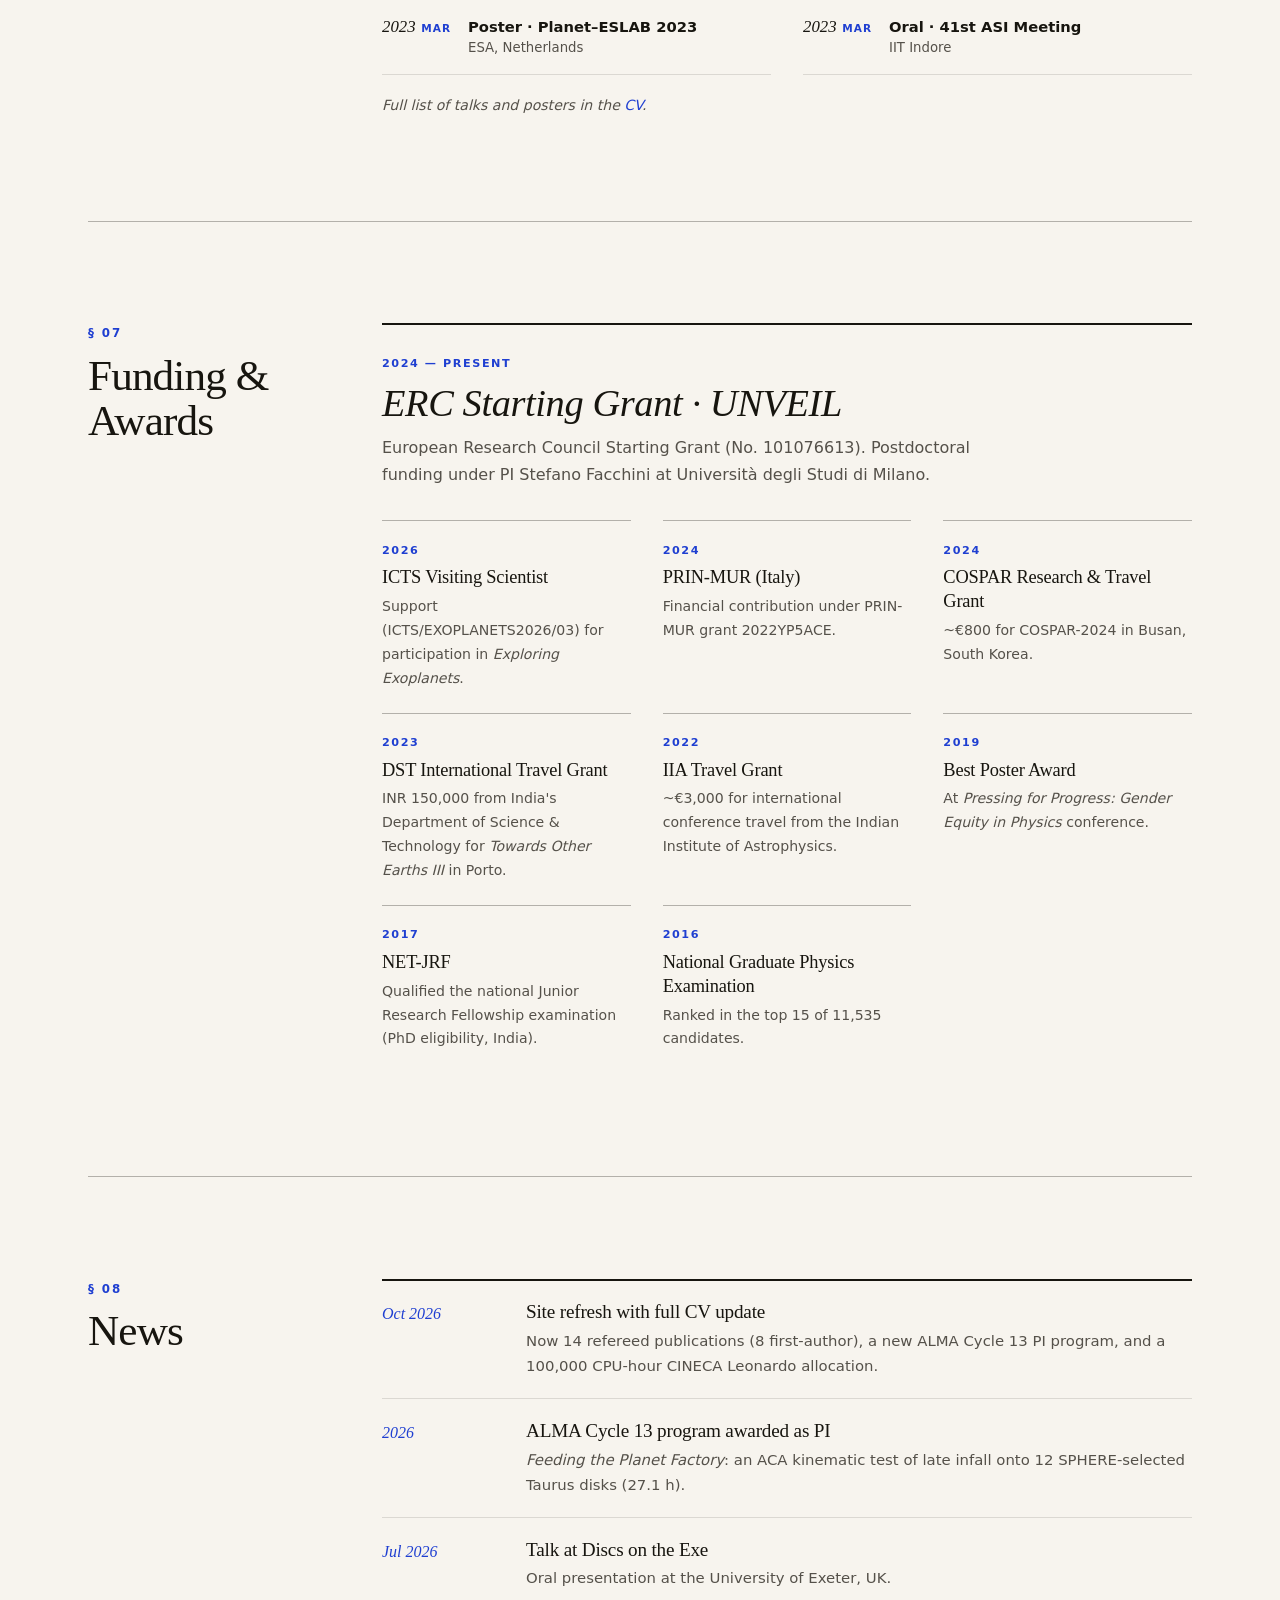
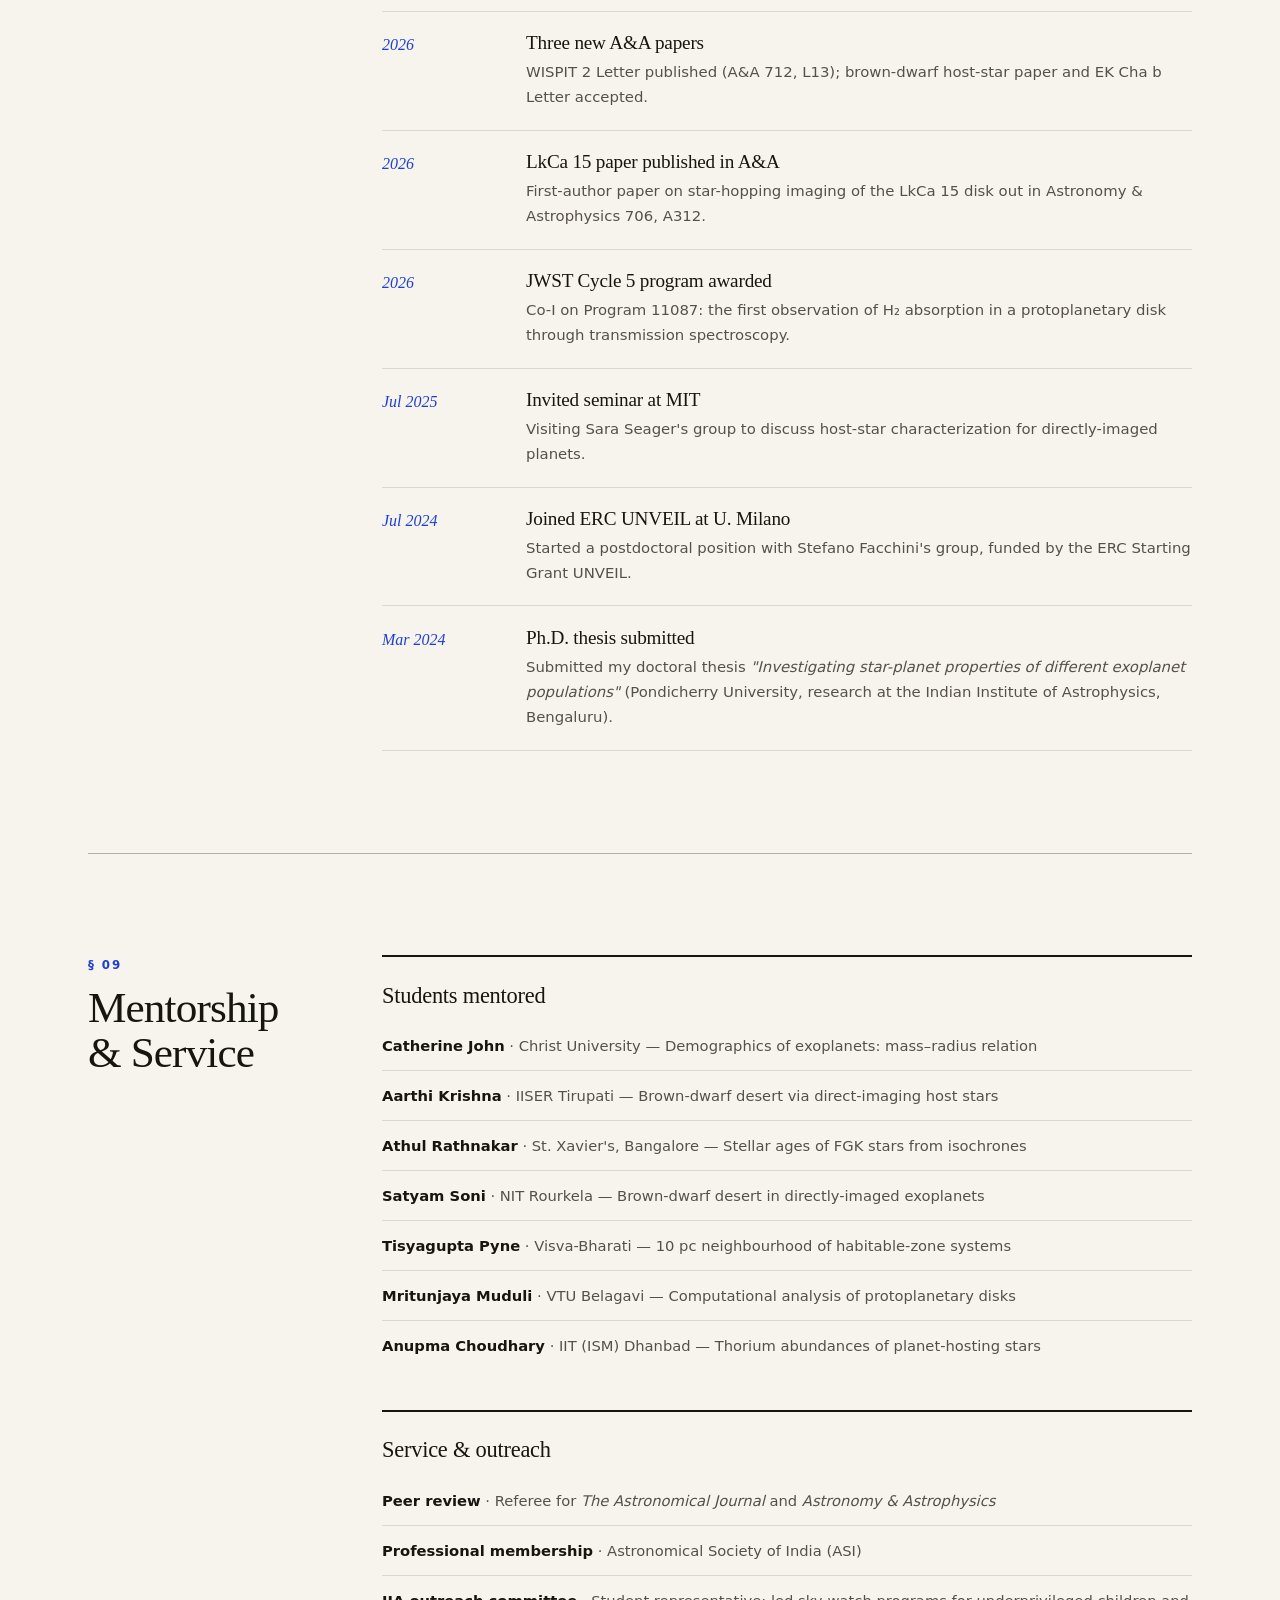
<file: about.html>
<!DOCTYPE html>
<html lang="en">
<head>
  <meta charset="UTF-8">
  <title>About — Swastik Chowbay</title>
  <link rel="canonical" href="https://swastikc.github.io/#about">
  <meta http-equiv="refresh" content="0; url=https://swastikc.github.io/#about">
  <meta name="robots" content="noindex">
  <script>window.location.replace('https://swastikc.github.io/#about');</script>
  <style>body{font-family:system-ui,sans-serif;background:#07061a;color:#e8e6ff;display:flex;align-items:center;justify-content:center;min-height:100vh;margin:0;text-align:center;padding:1rem}a{color:#b794ff}</style>
</head>
<body>
  <div>
    <p>This page has moved.</p>
    <p><a href="https://swastikc.github.io/#about">Continue to About →</a></p>
  </div>
</body>
</html>
</file>
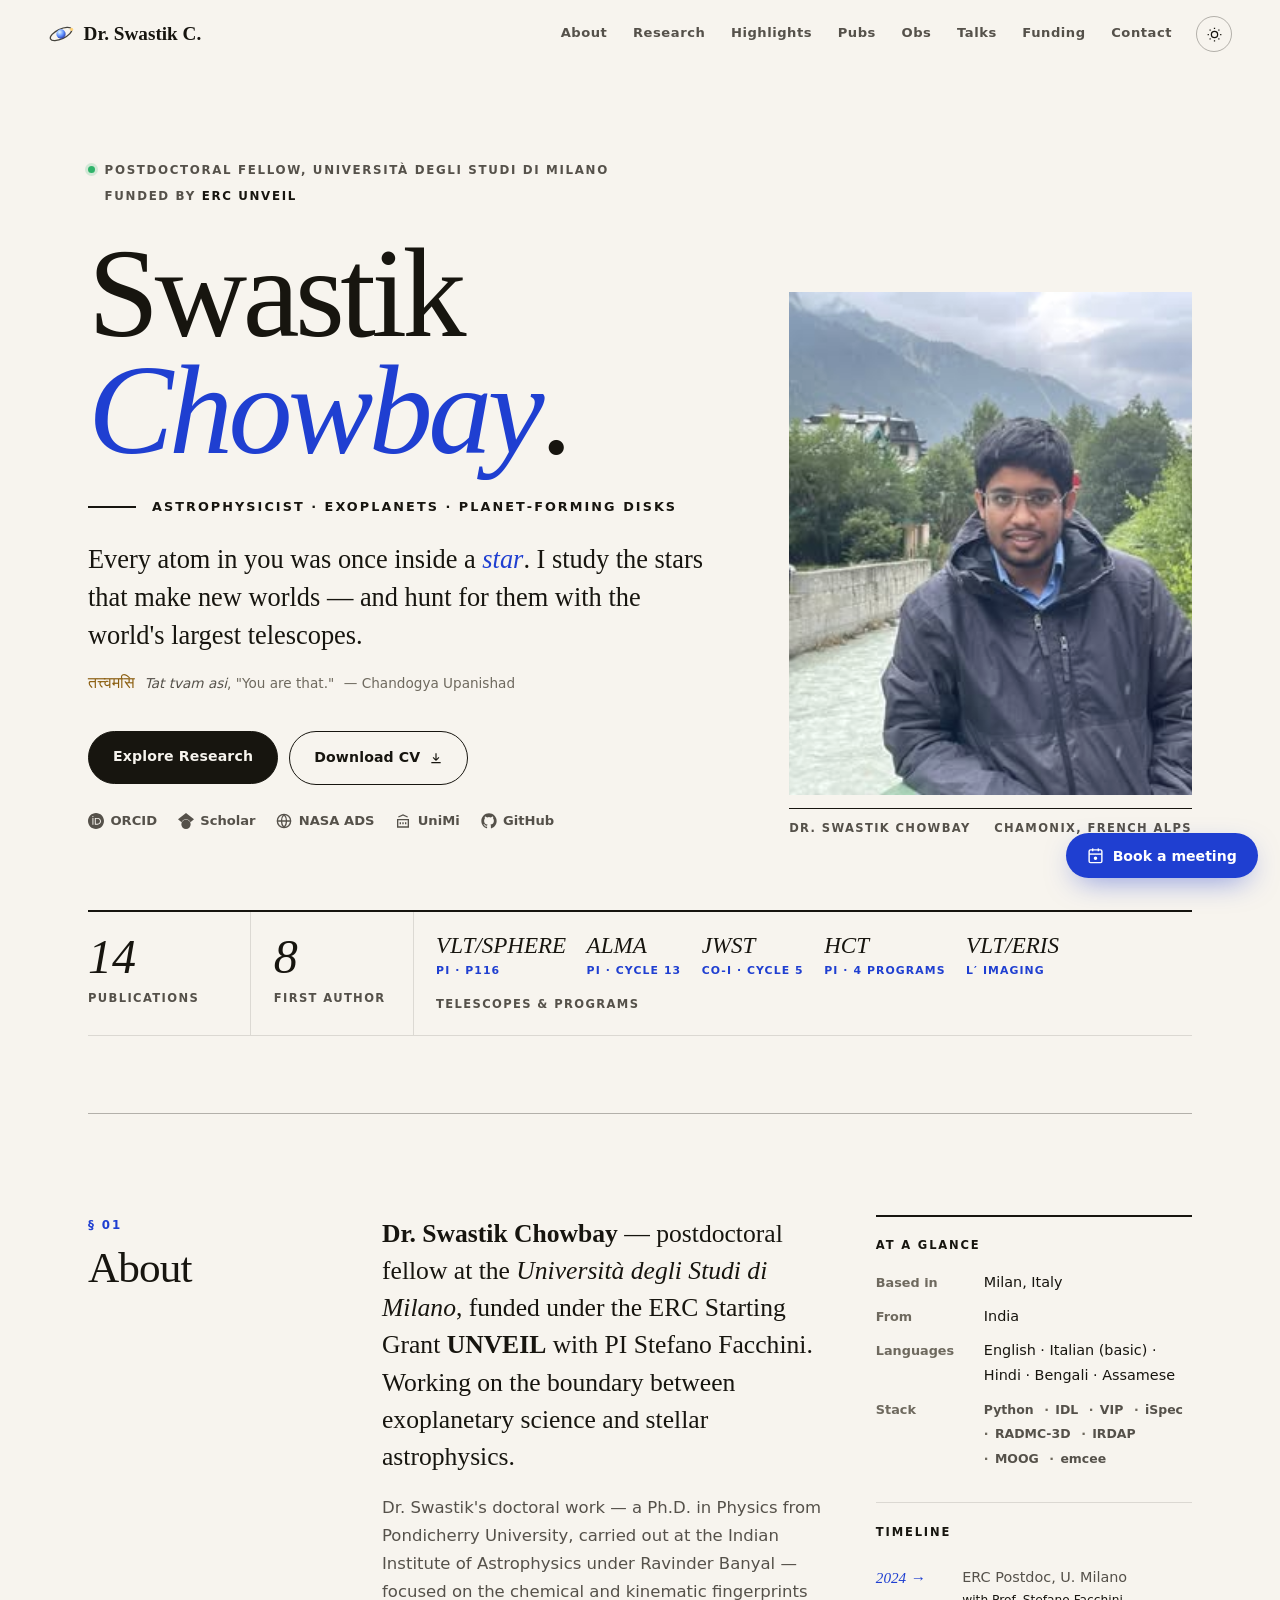
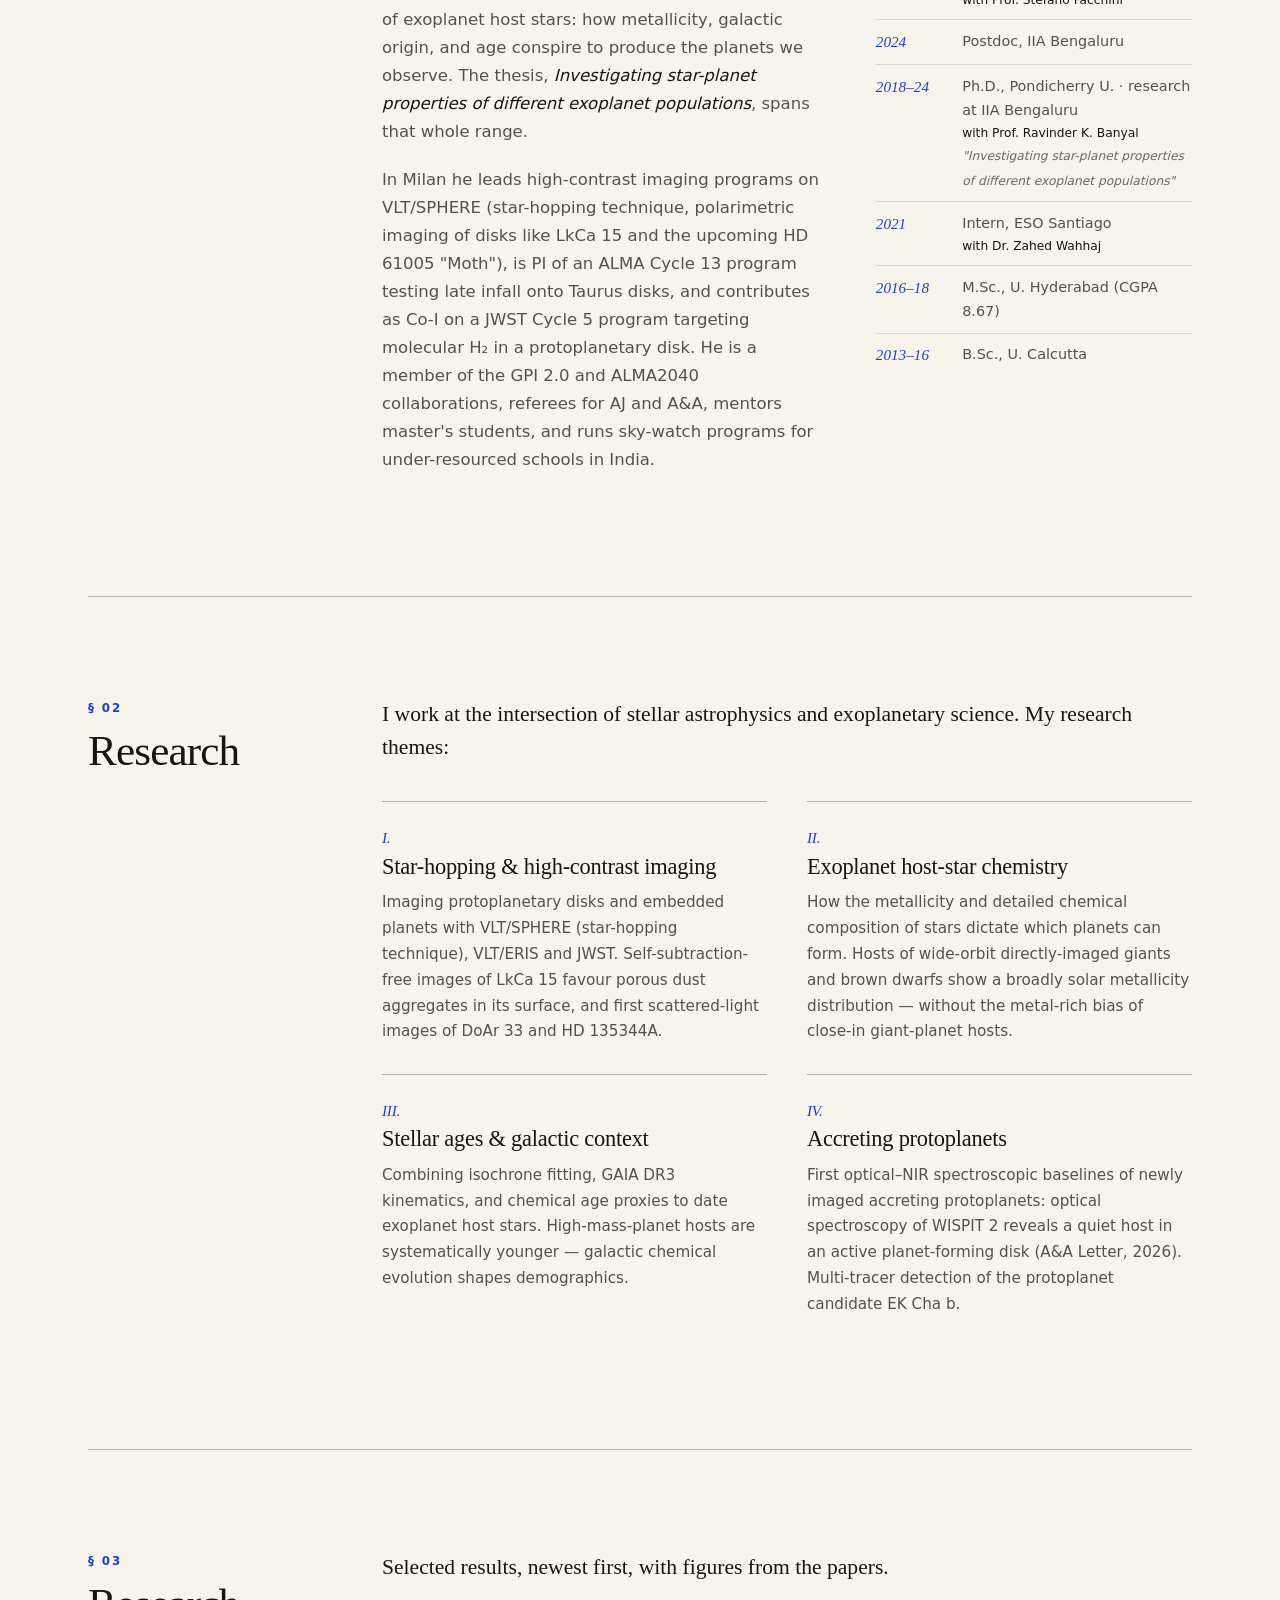
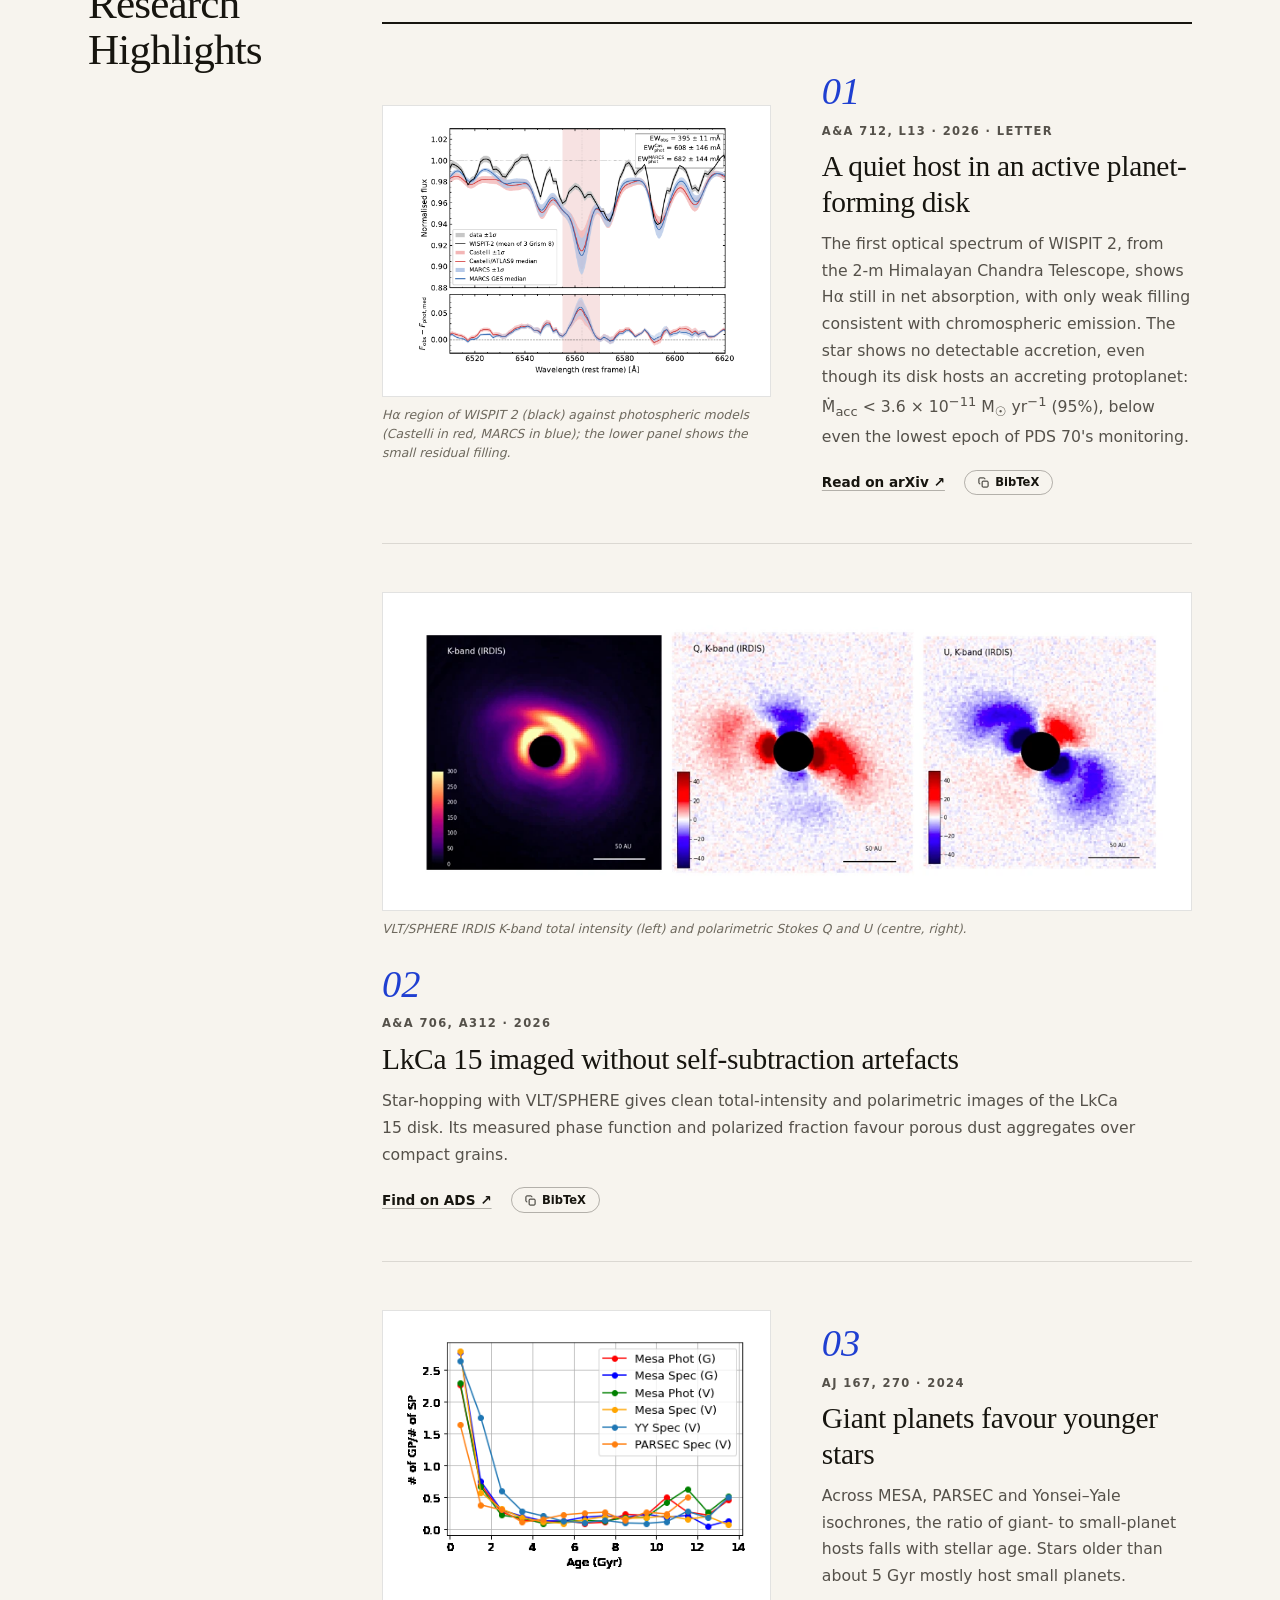
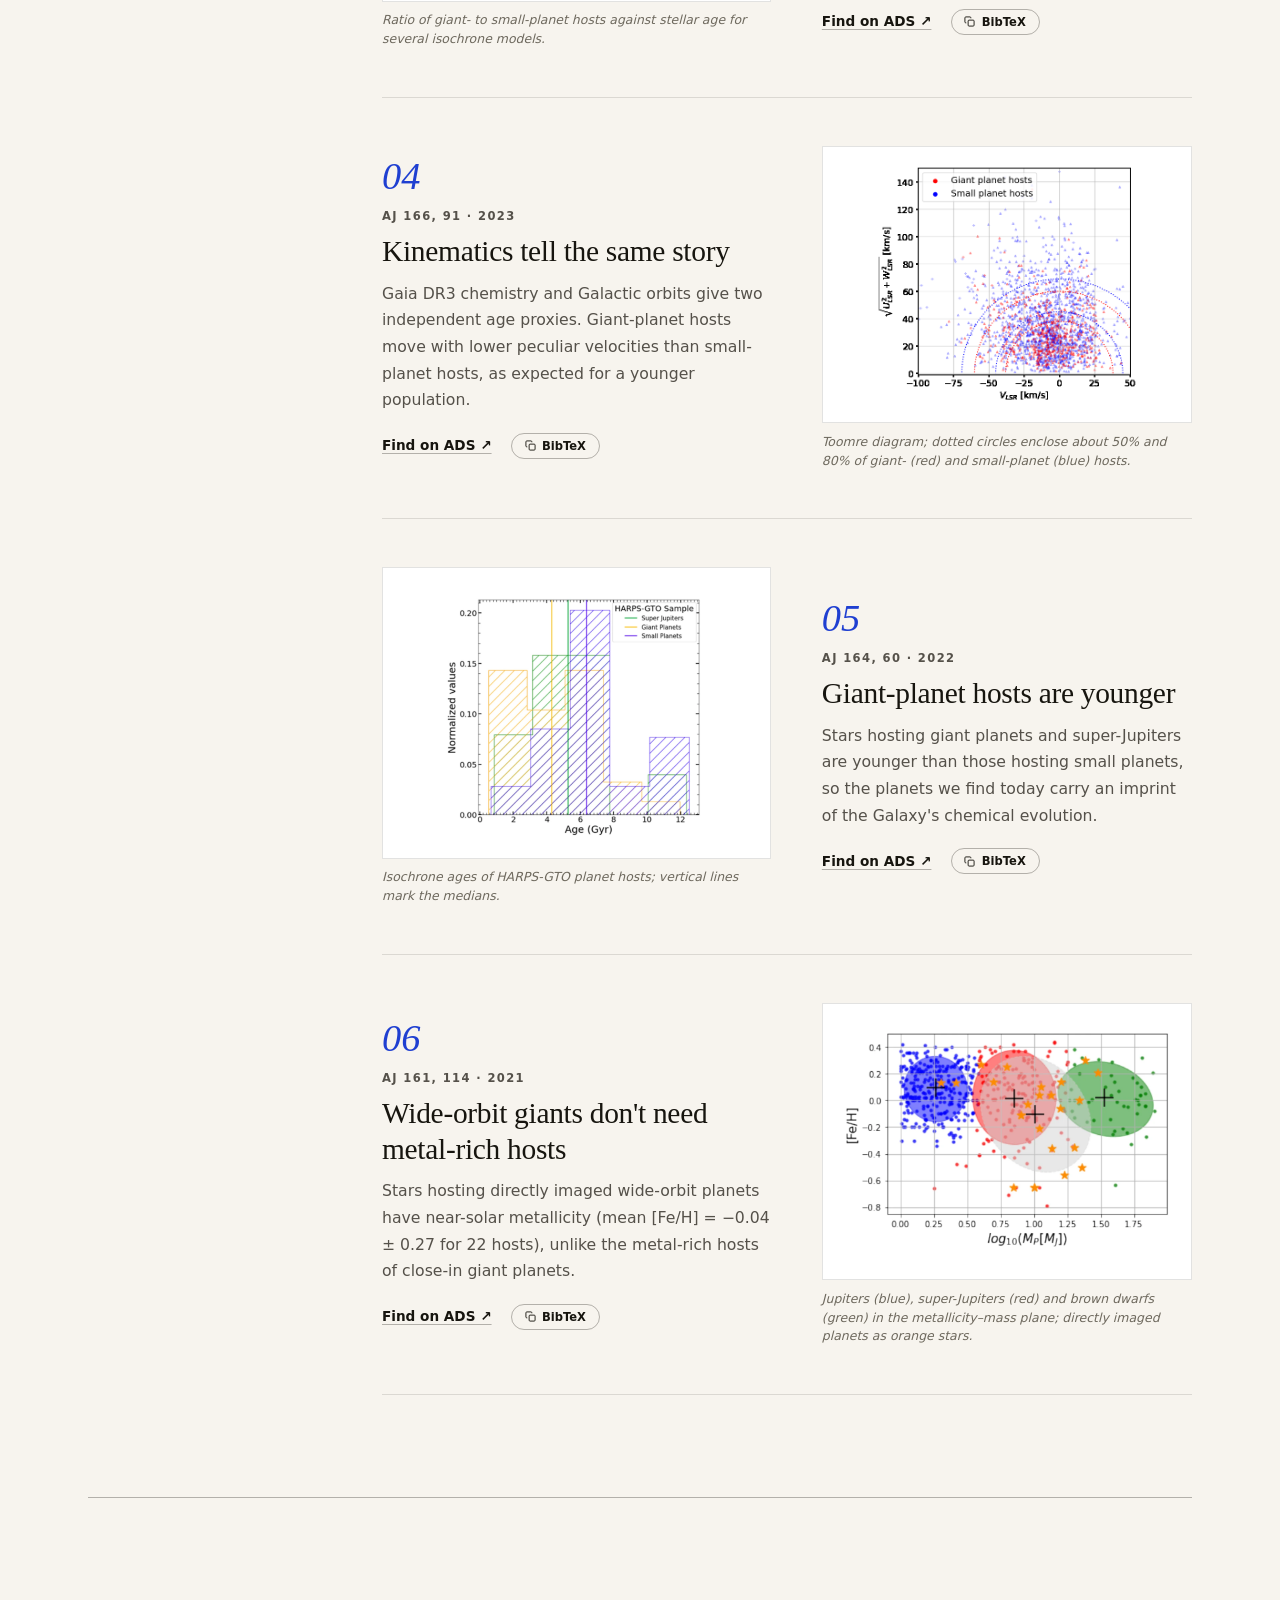
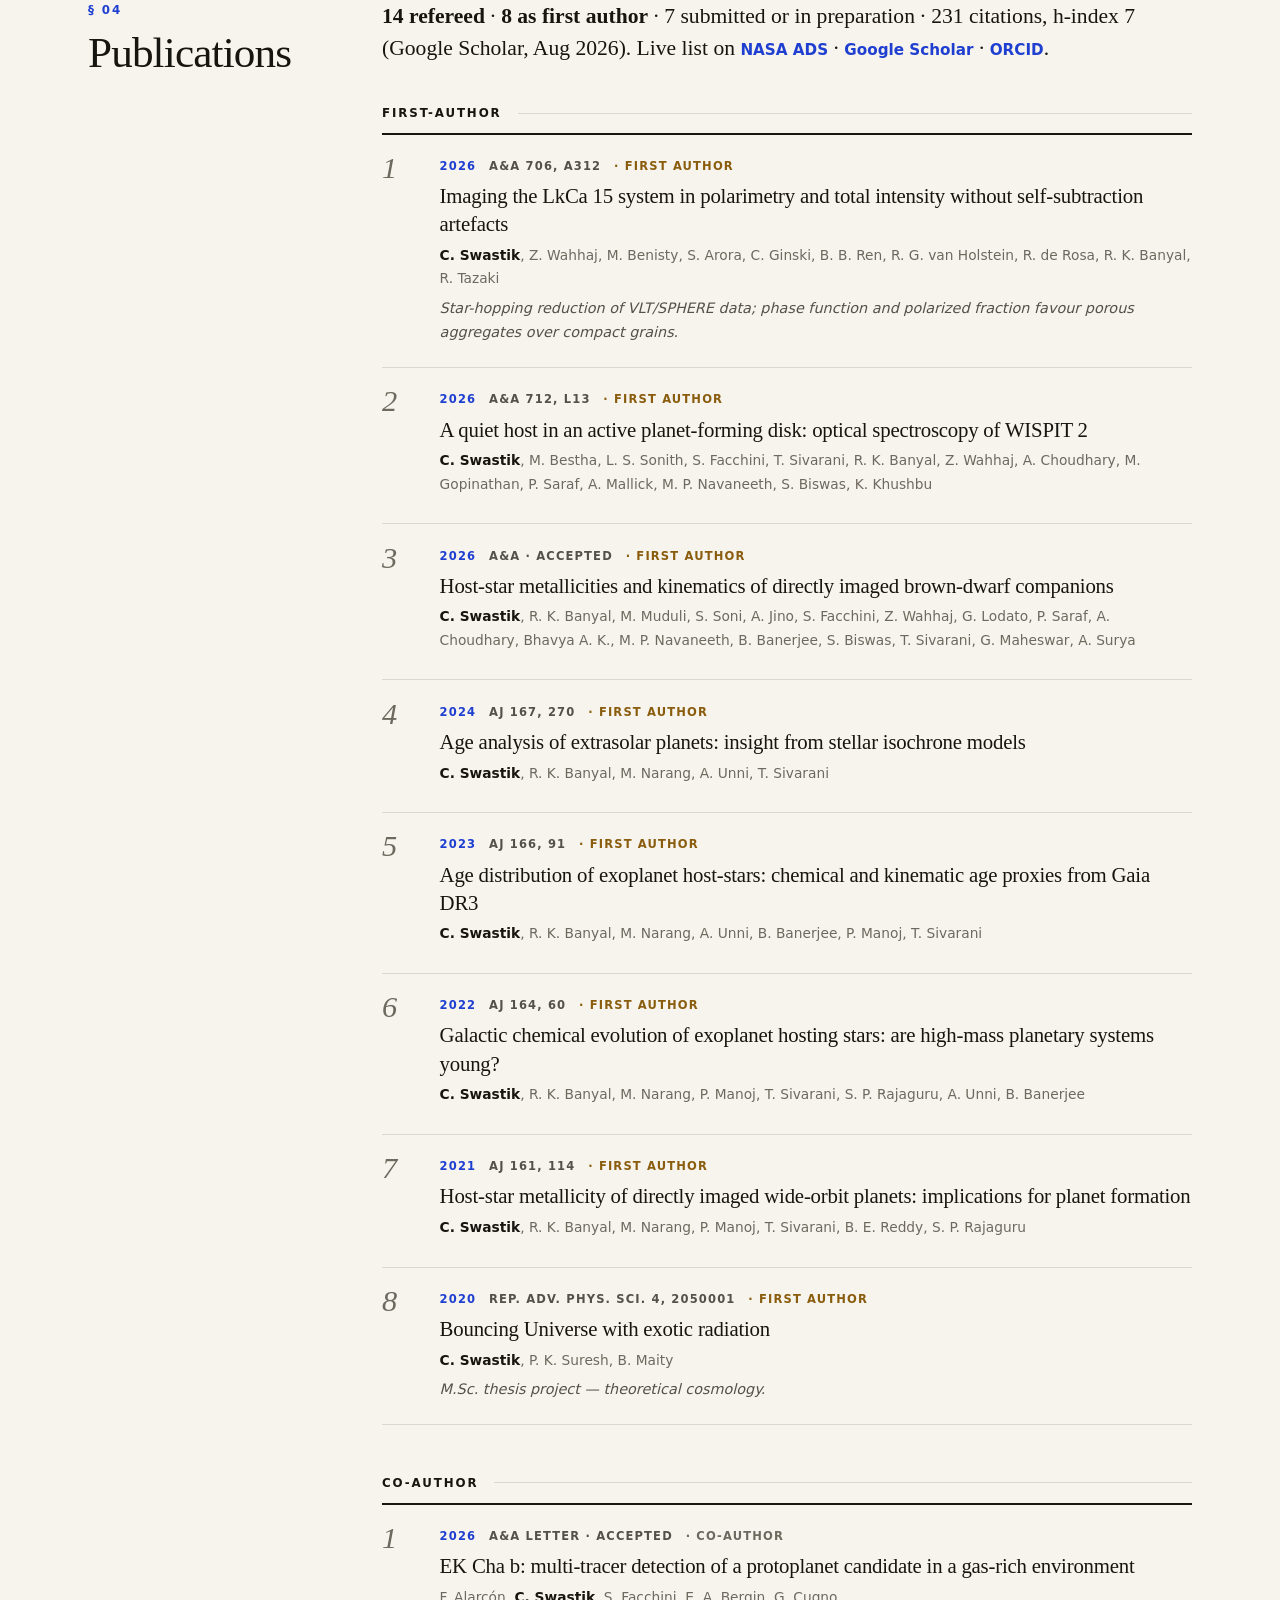
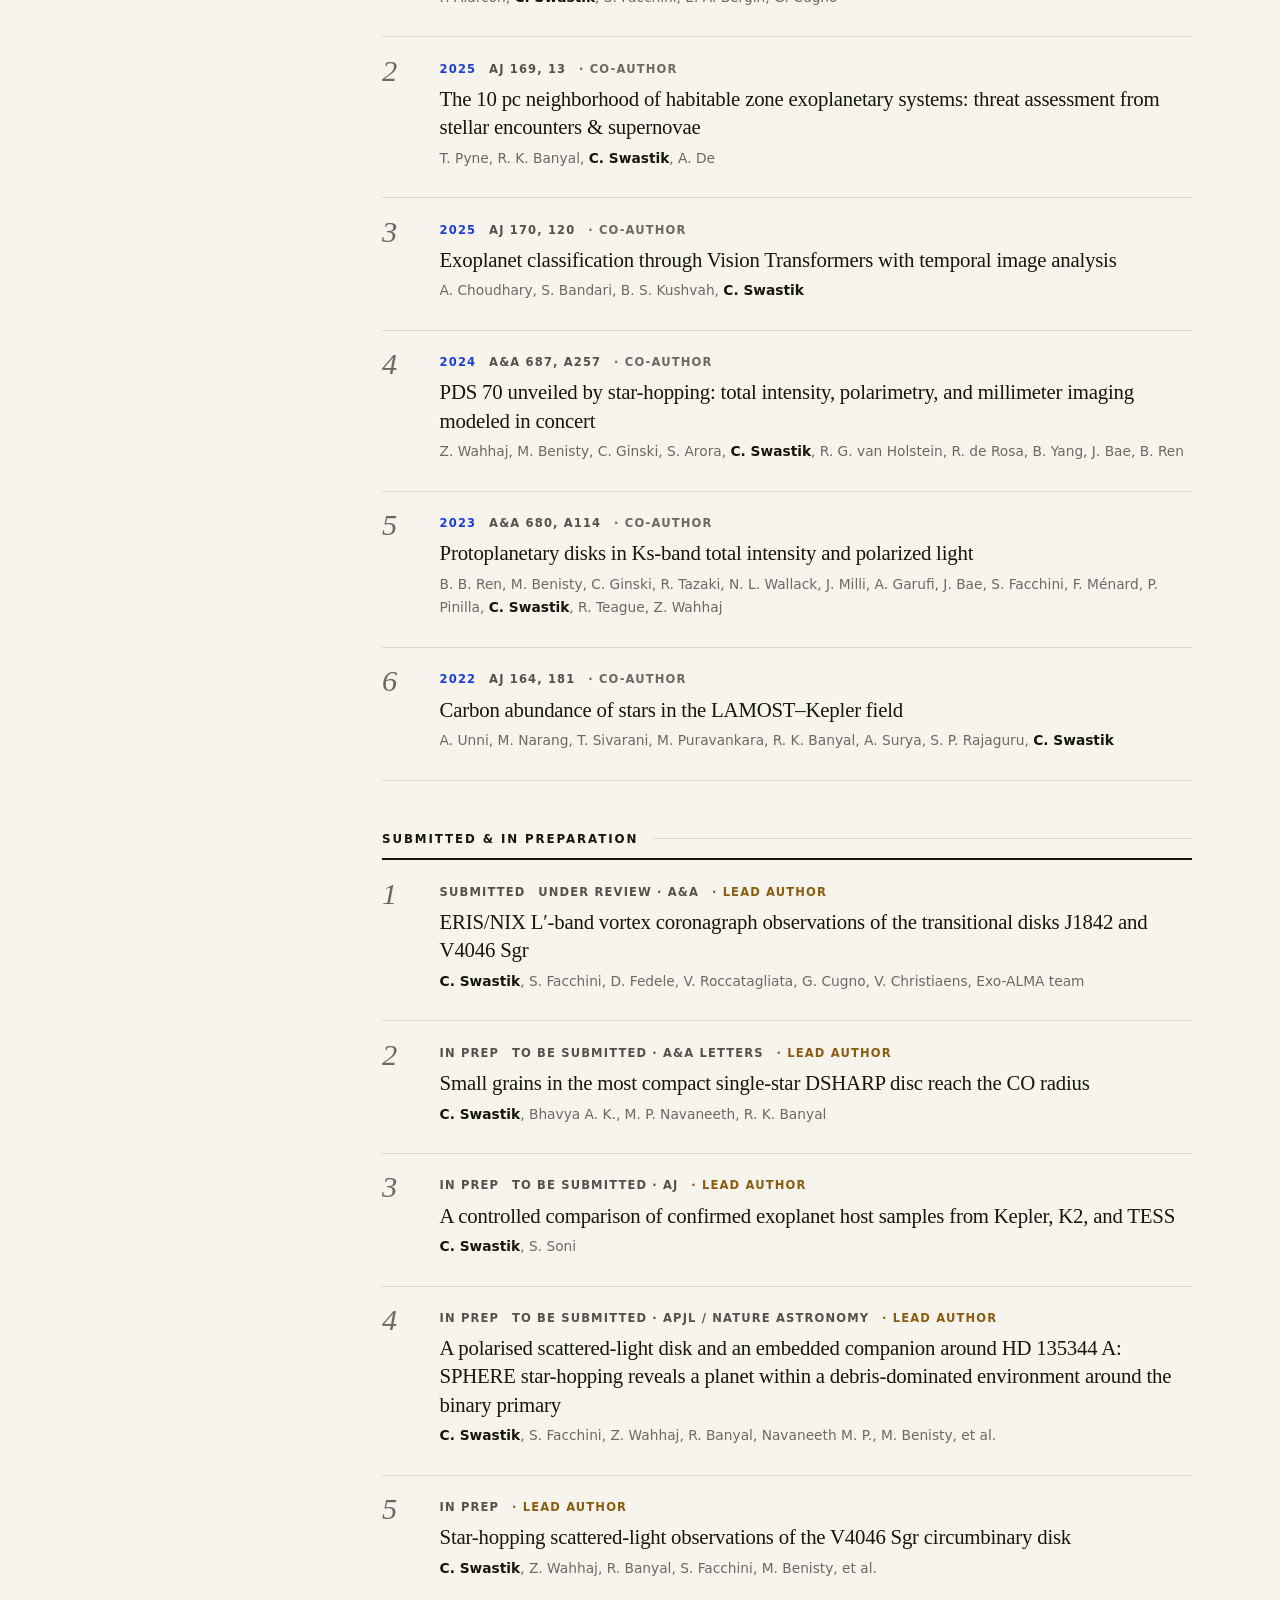
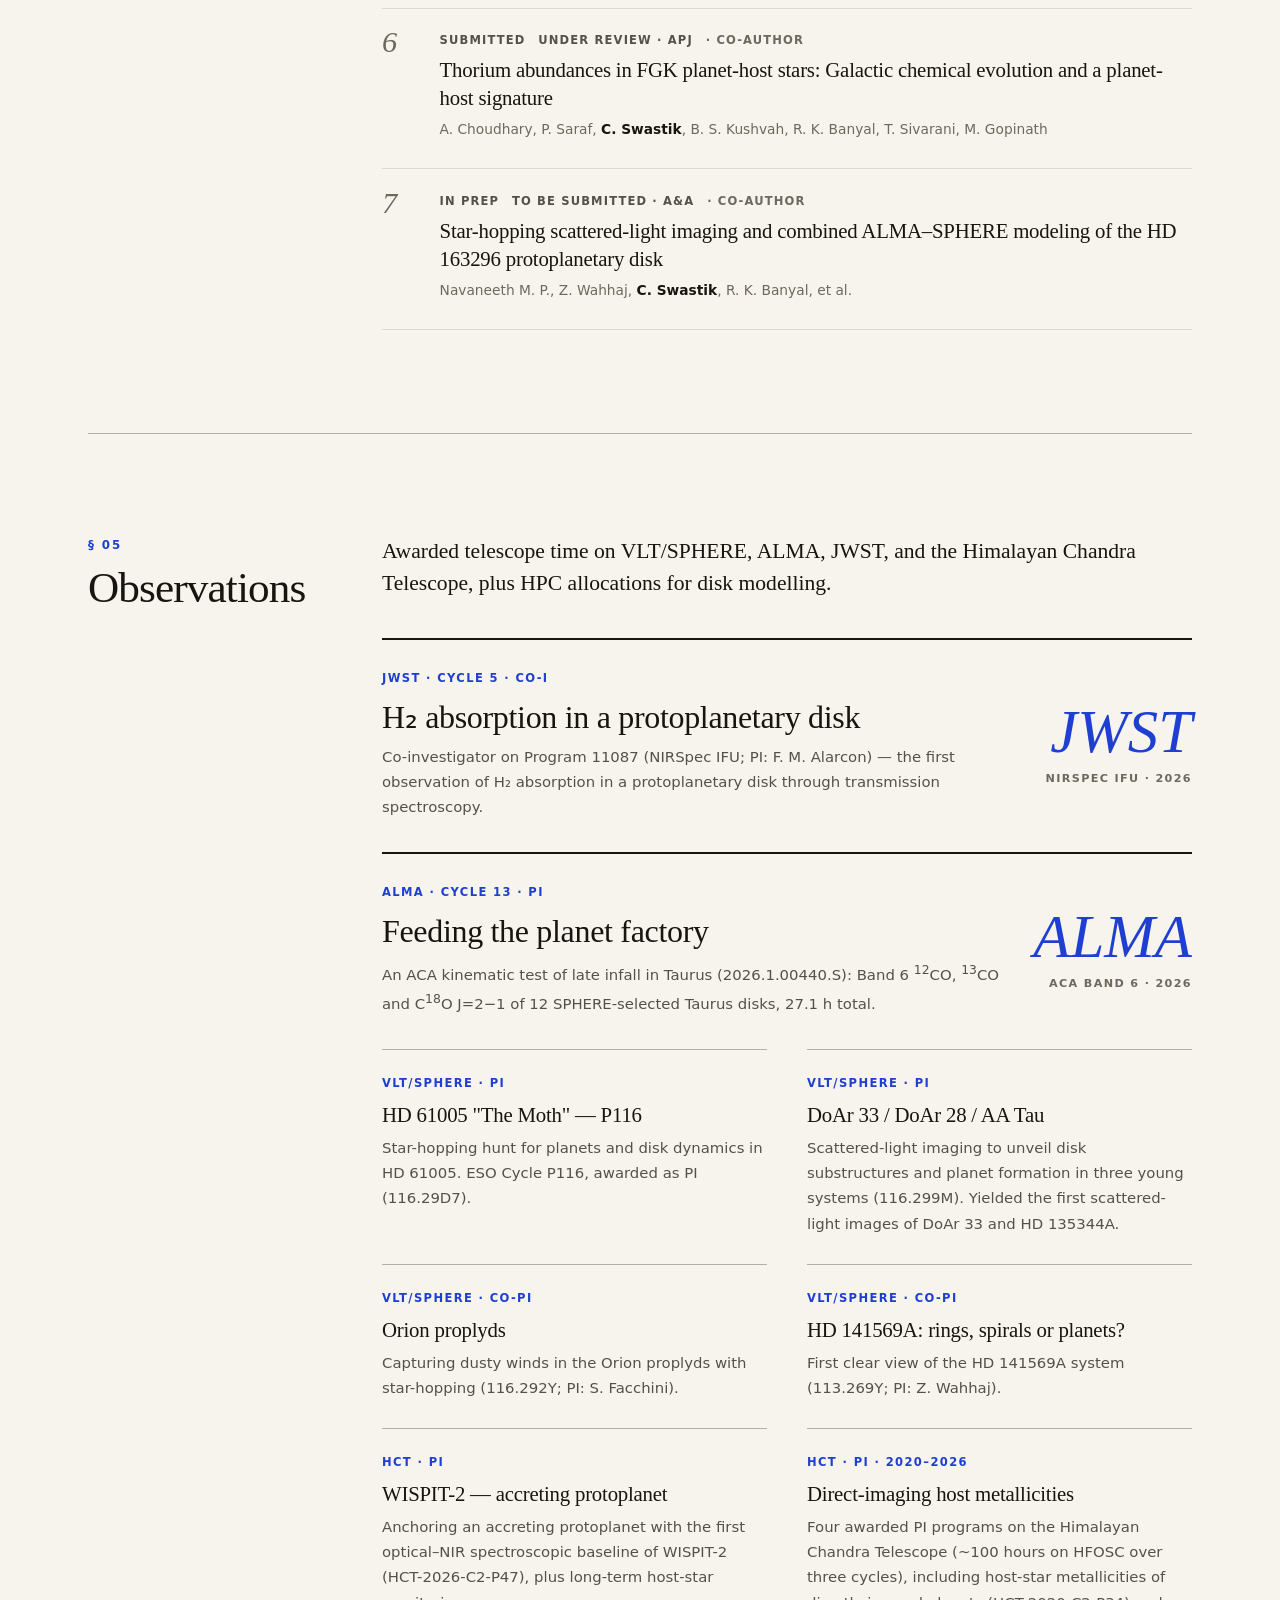
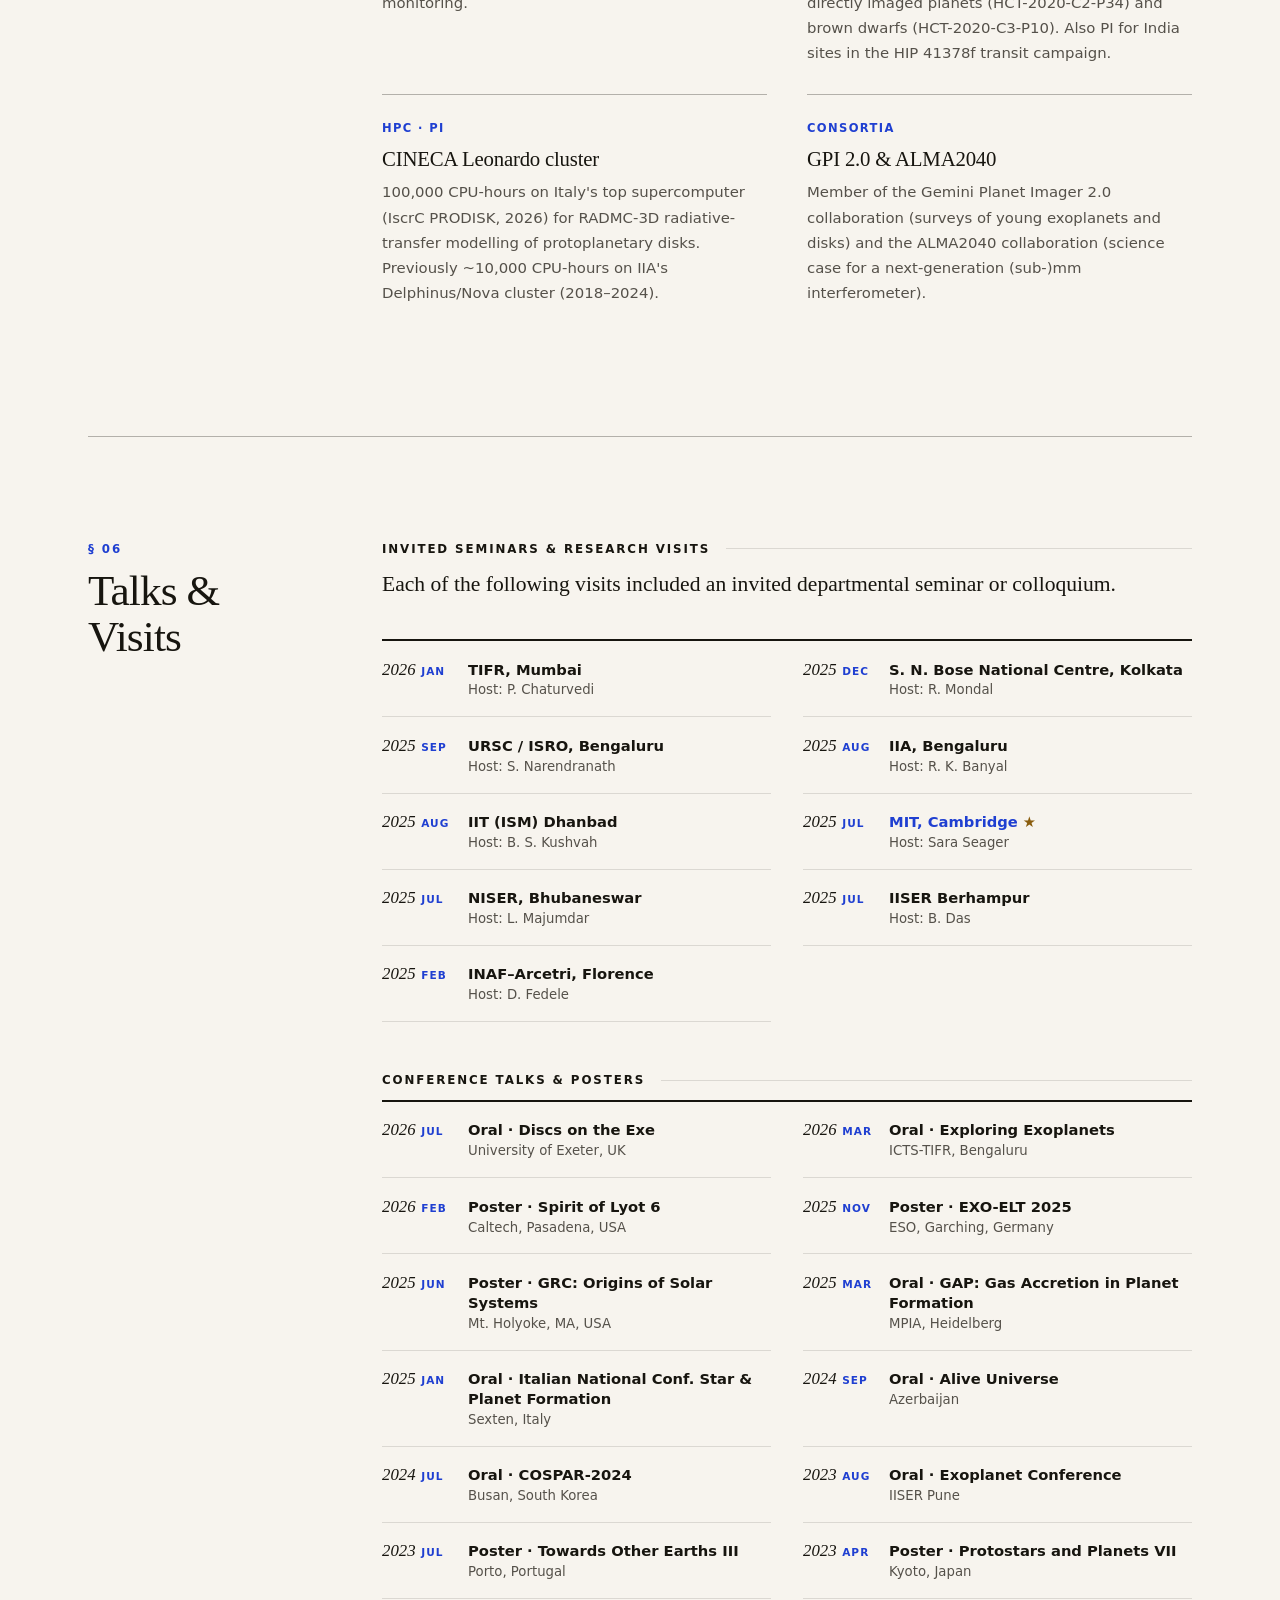
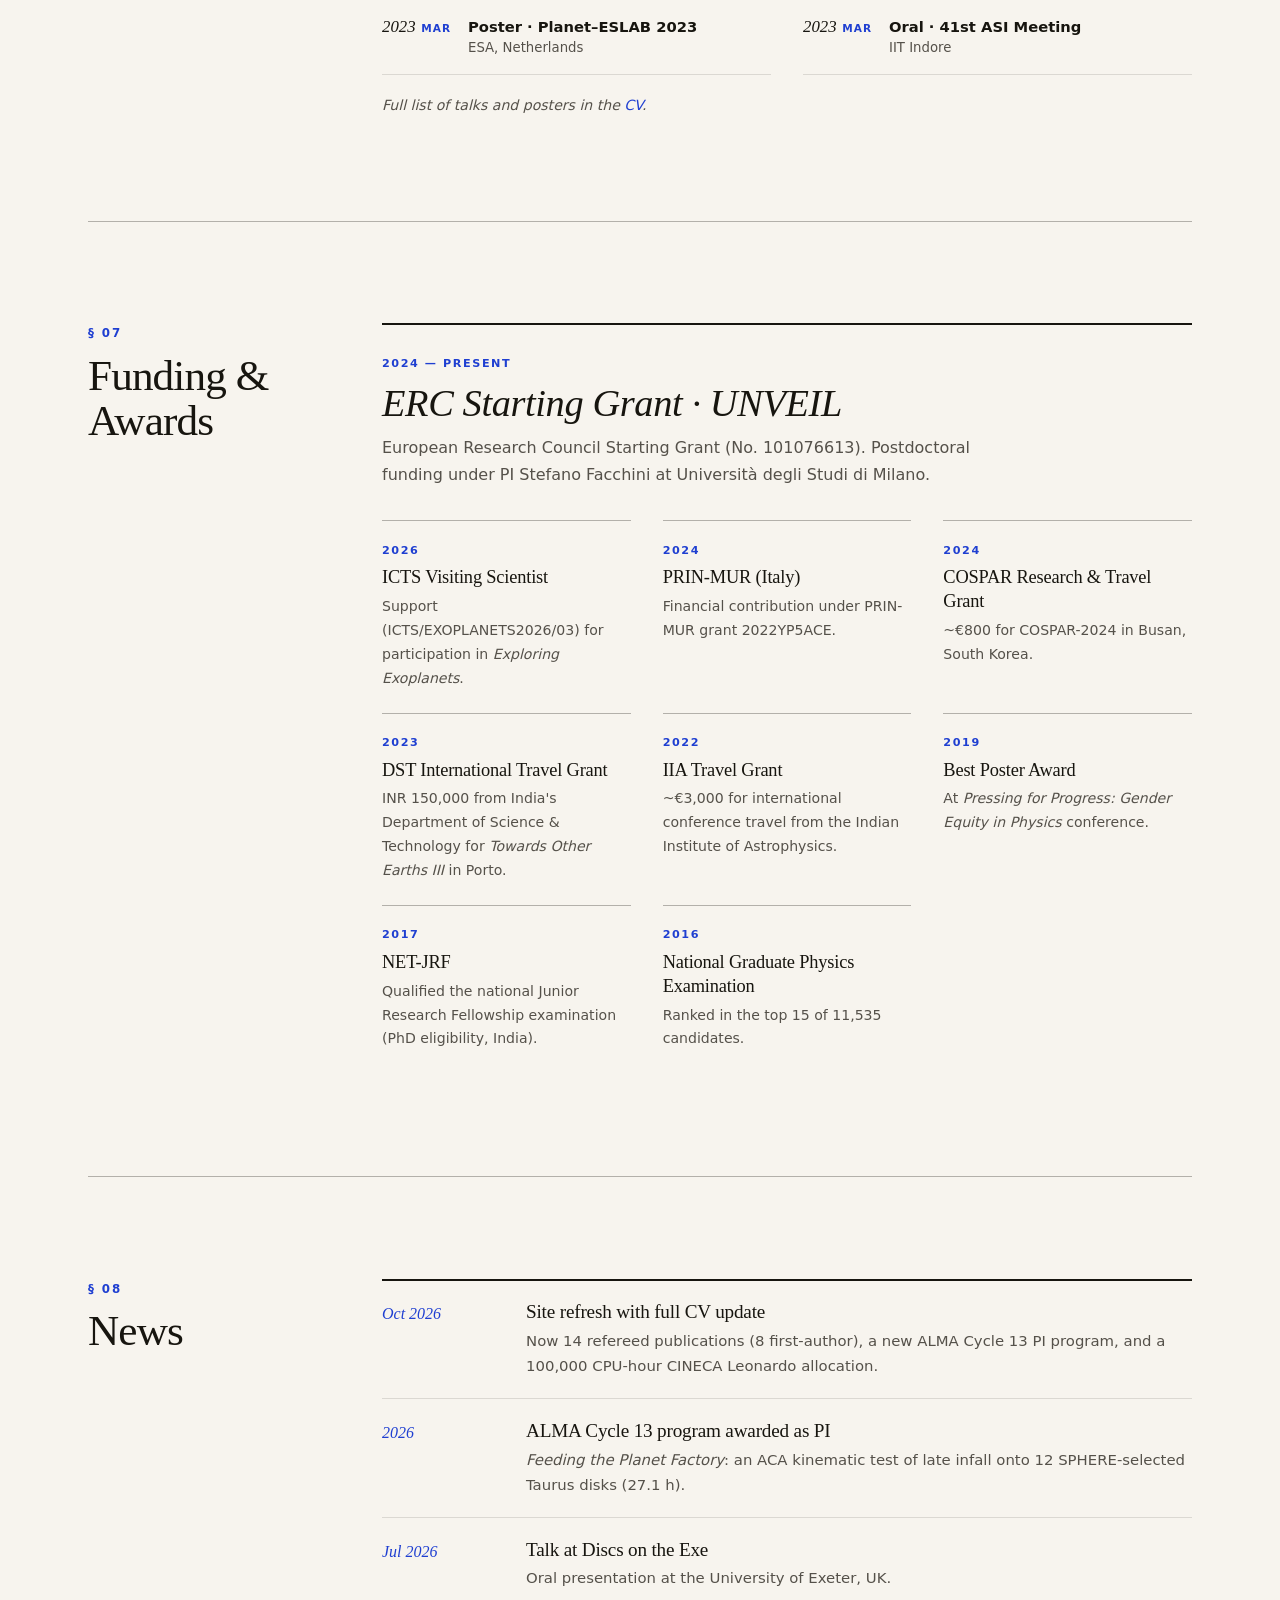
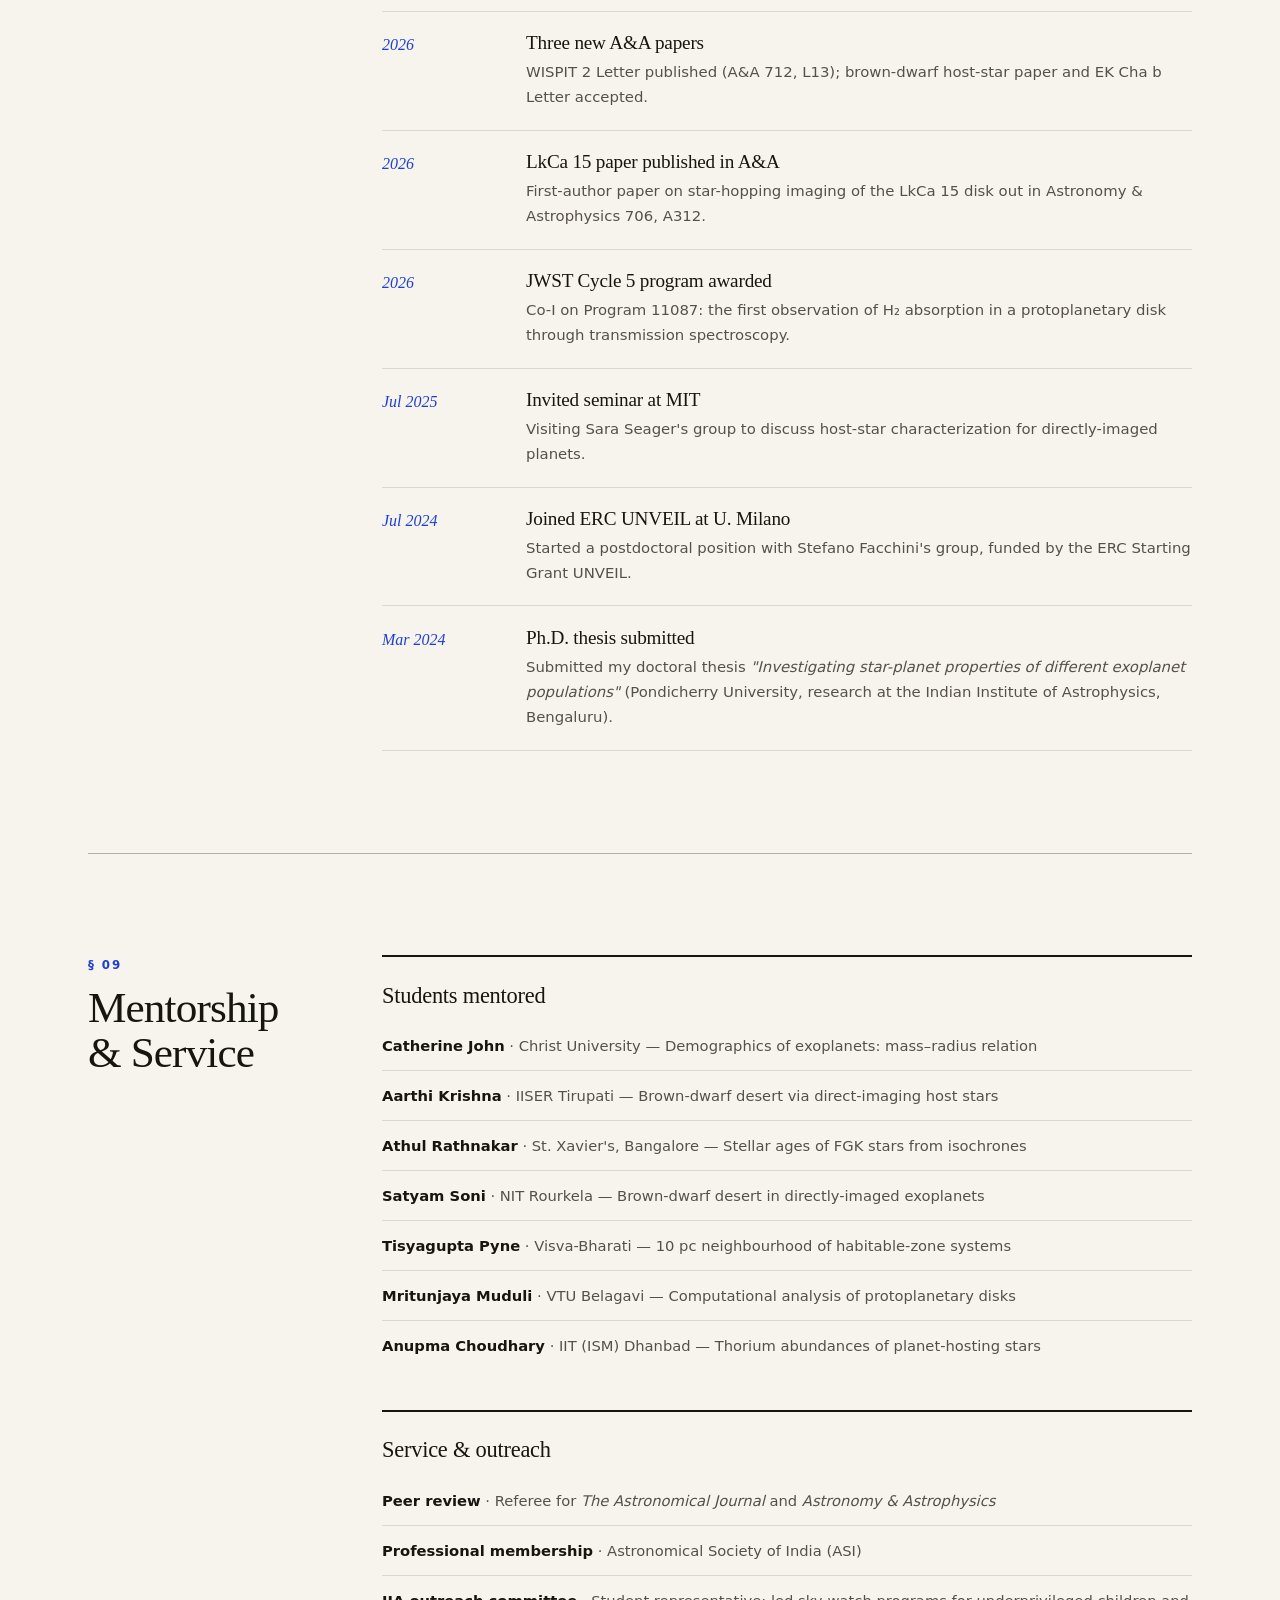
<file: contact.html>
<!DOCTYPE html>
<html lang="en">
<head>
  <meta charset="UTF-8">
  <title>Contact — Swastik Chowbay</title>
  <link rel="canonical" href="https://swastikc.github.io/#contact">
  <meta http-equiv="refresh" content="0; url=https://swastikc.github.io/#contact">
  <meta name="robots" content="noindex">
  <script>window.location.replace('https://swastikc.github.io/#contact');</script>
  <style>body{font-family:system-ui,sans-serif;background:#07061a;color:#e8e6ff;display:flex;align-items:center;justify-content:center;min-height:100vh;margin:0;text-align:center;padding:1rem}a{color:#b794ff}</style>
</head>
<body>
  <div>
    <p>This page has moved.</p>
    <p><a href="https://swastikc.github.io/#contact">Continue to Contact →</a></p>
  </div>
</body>
</html>
</file>
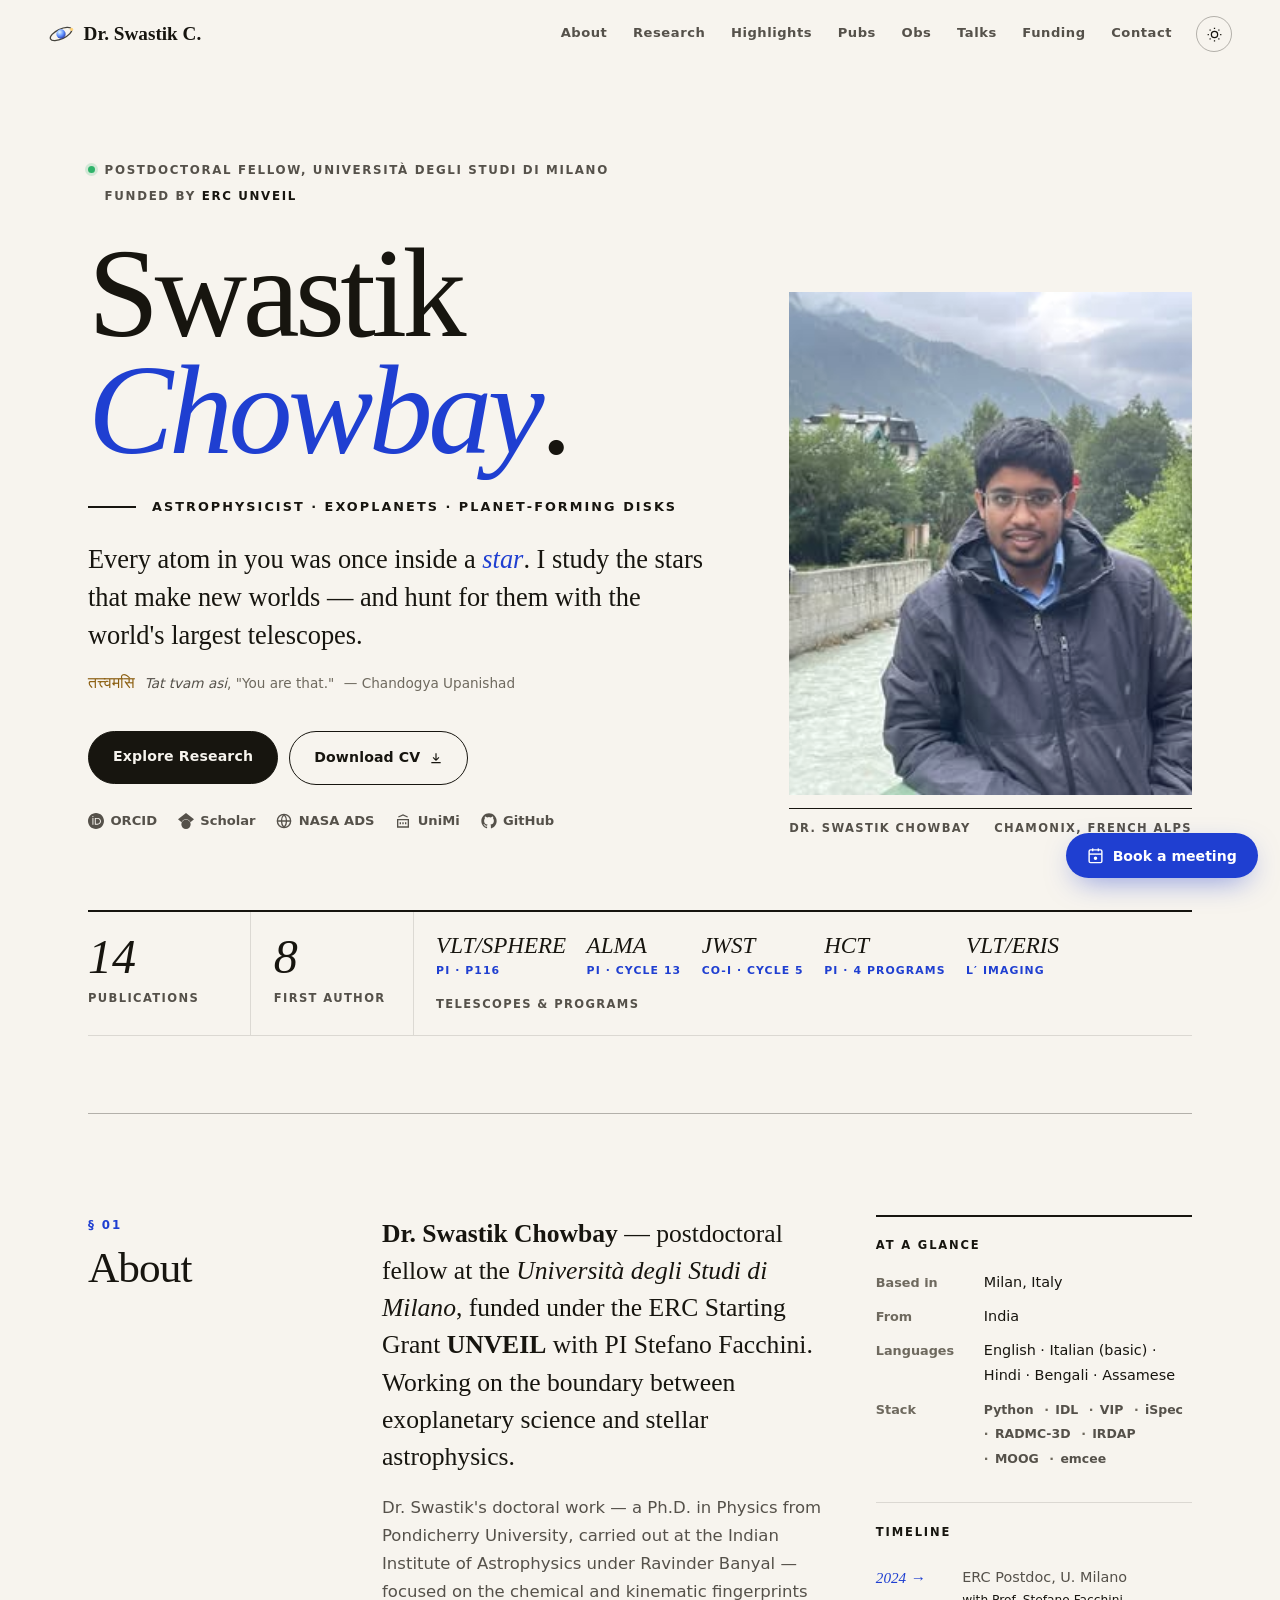
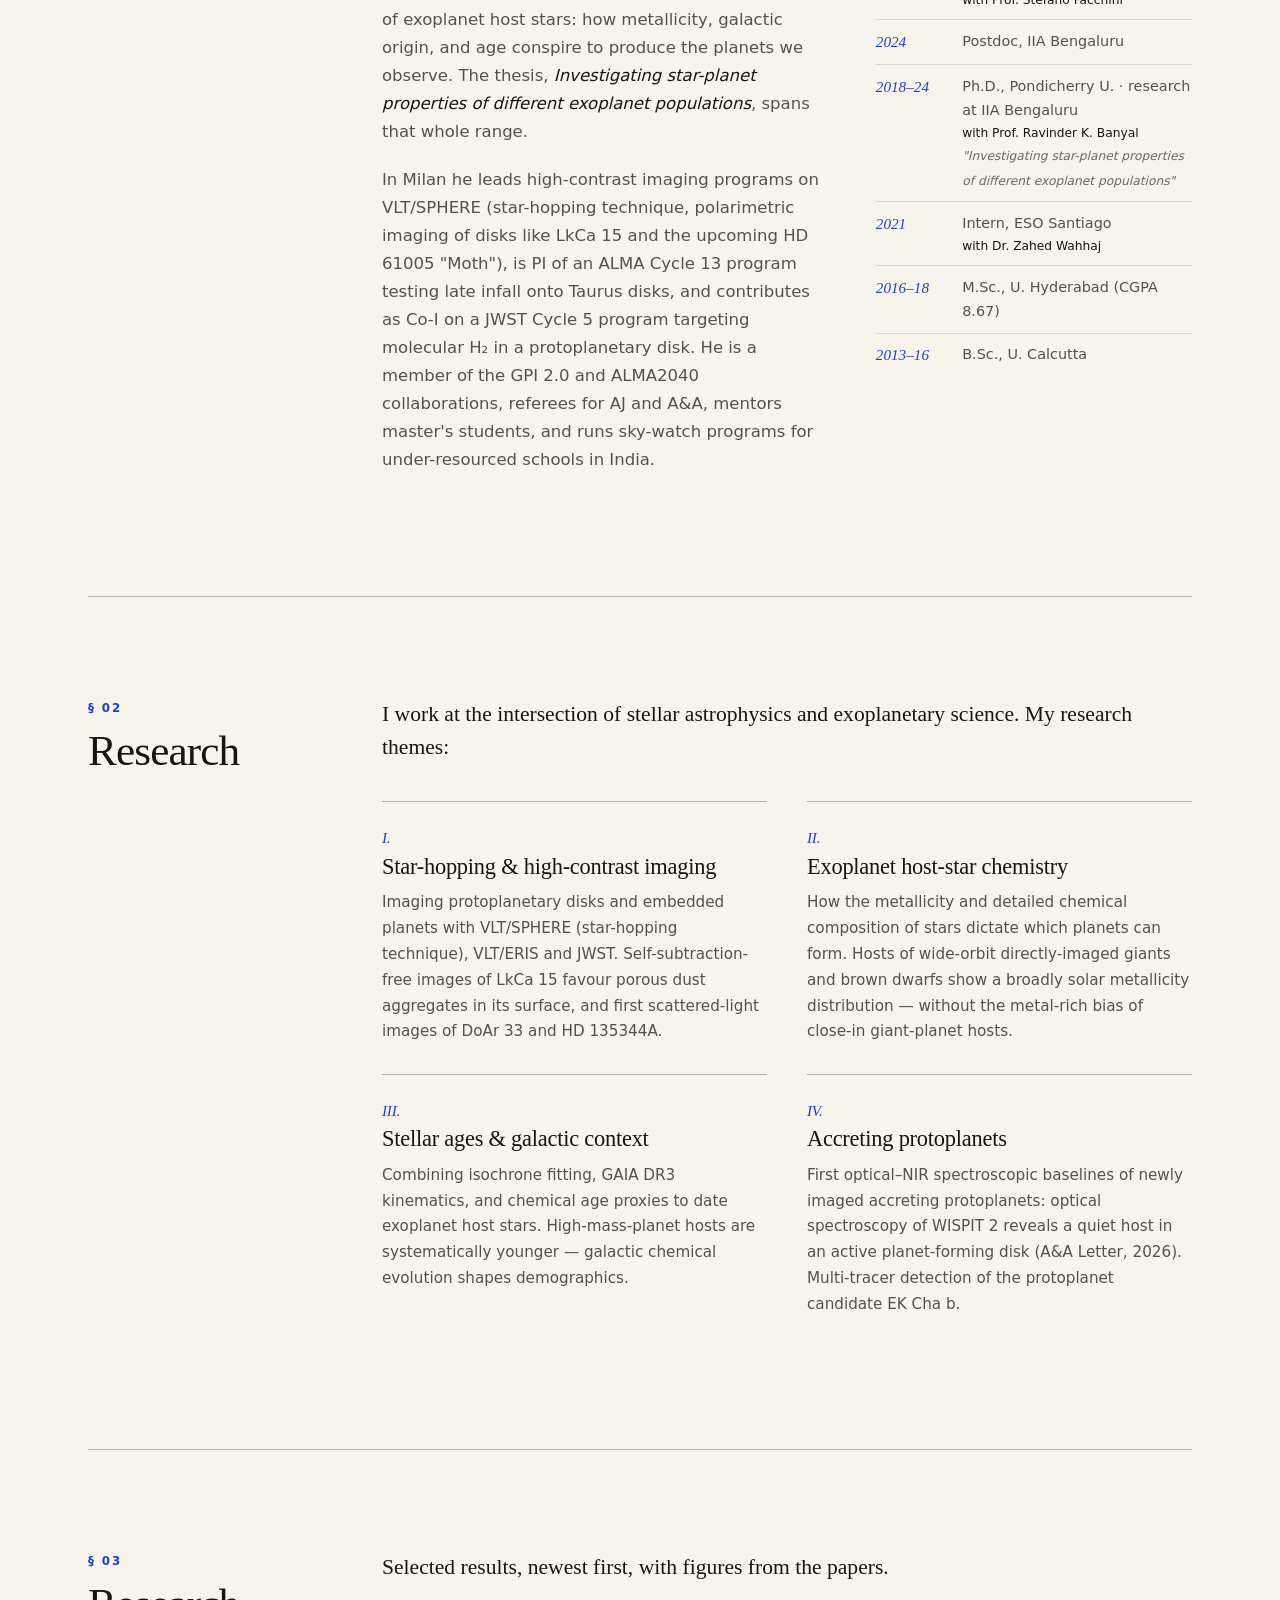
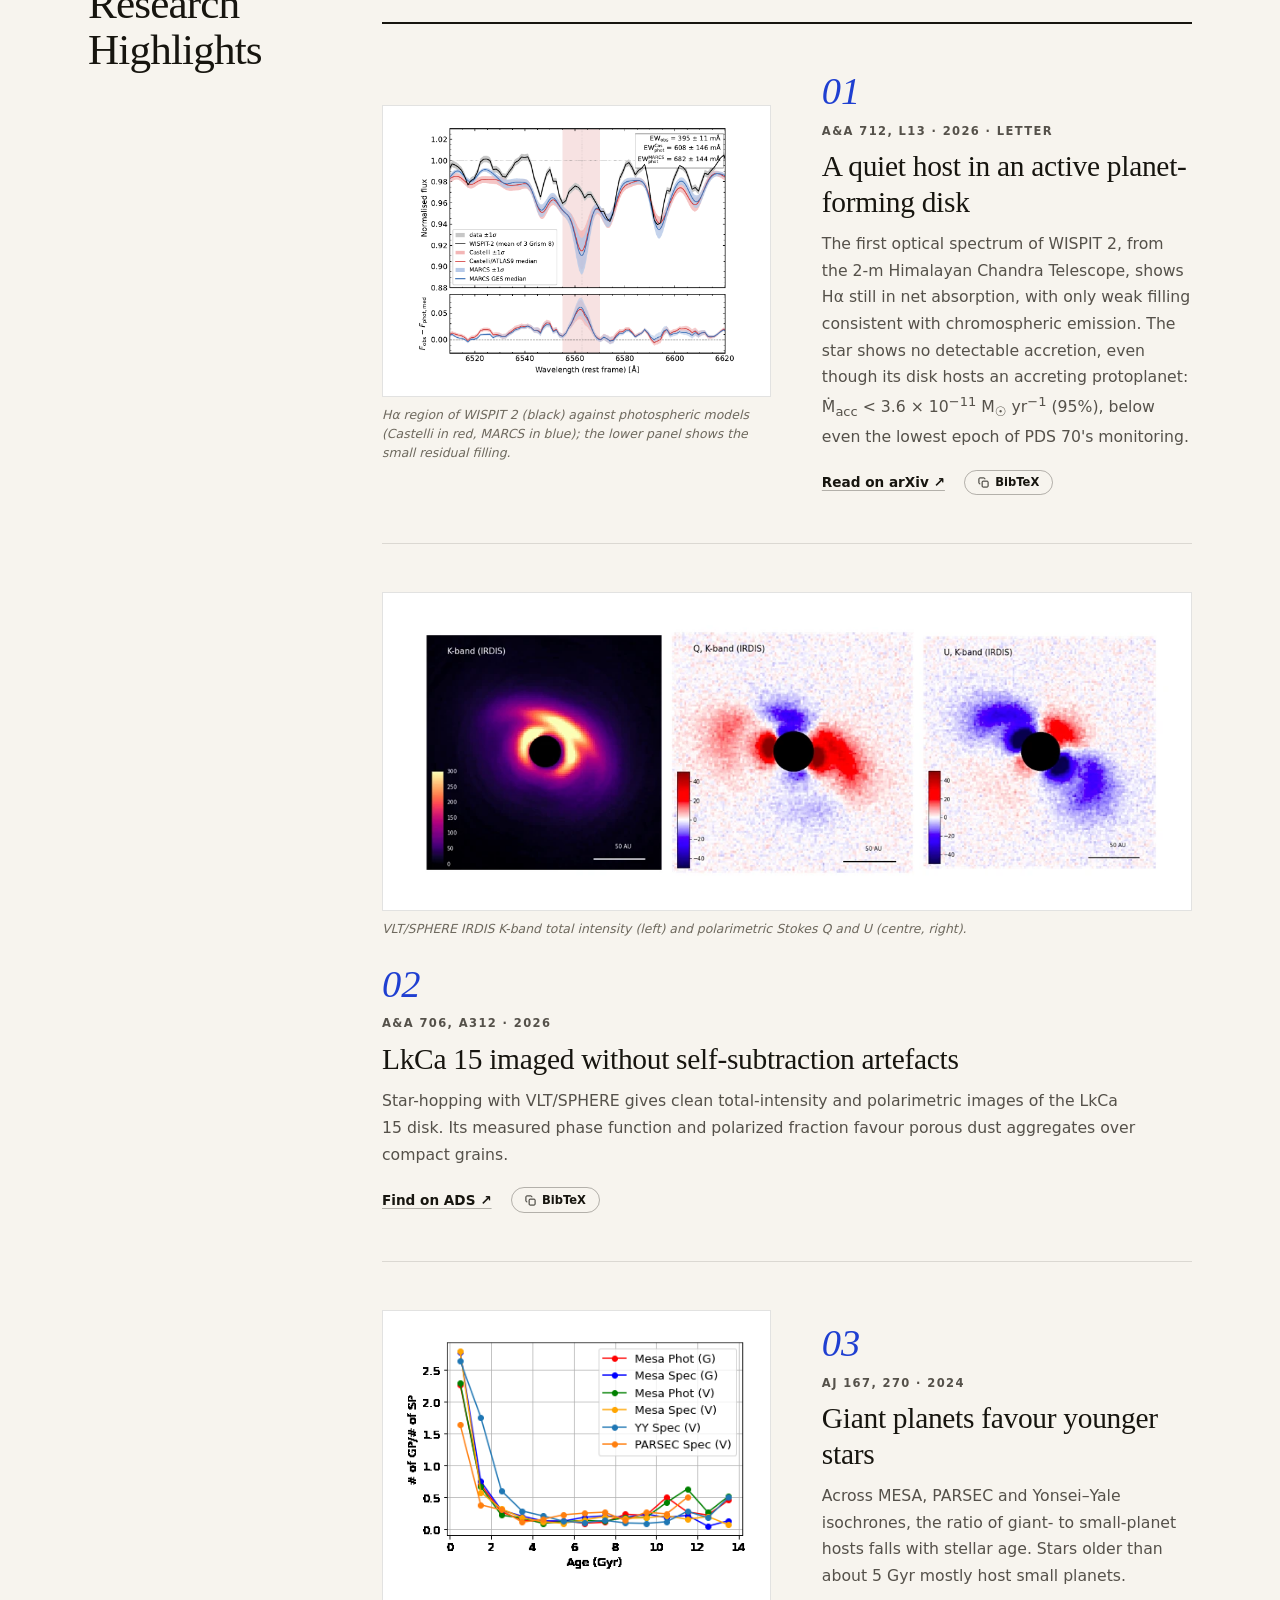
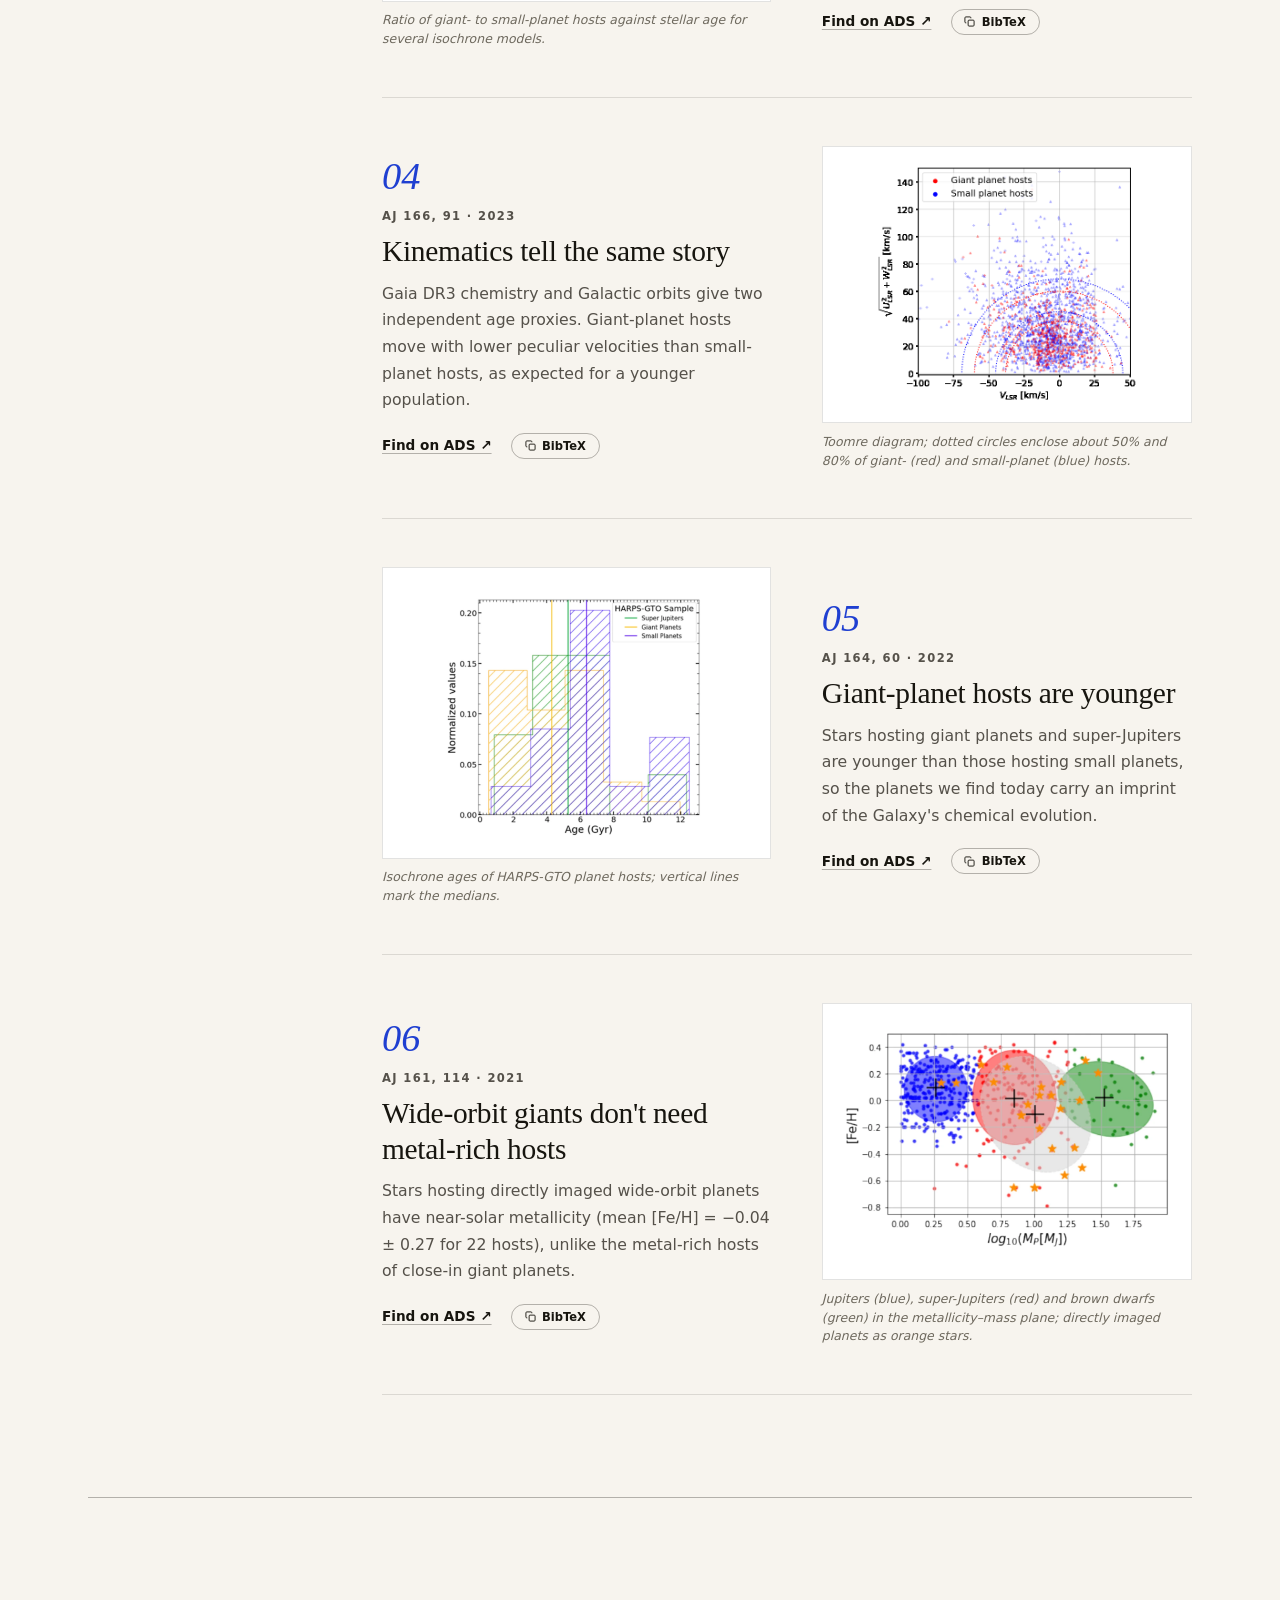
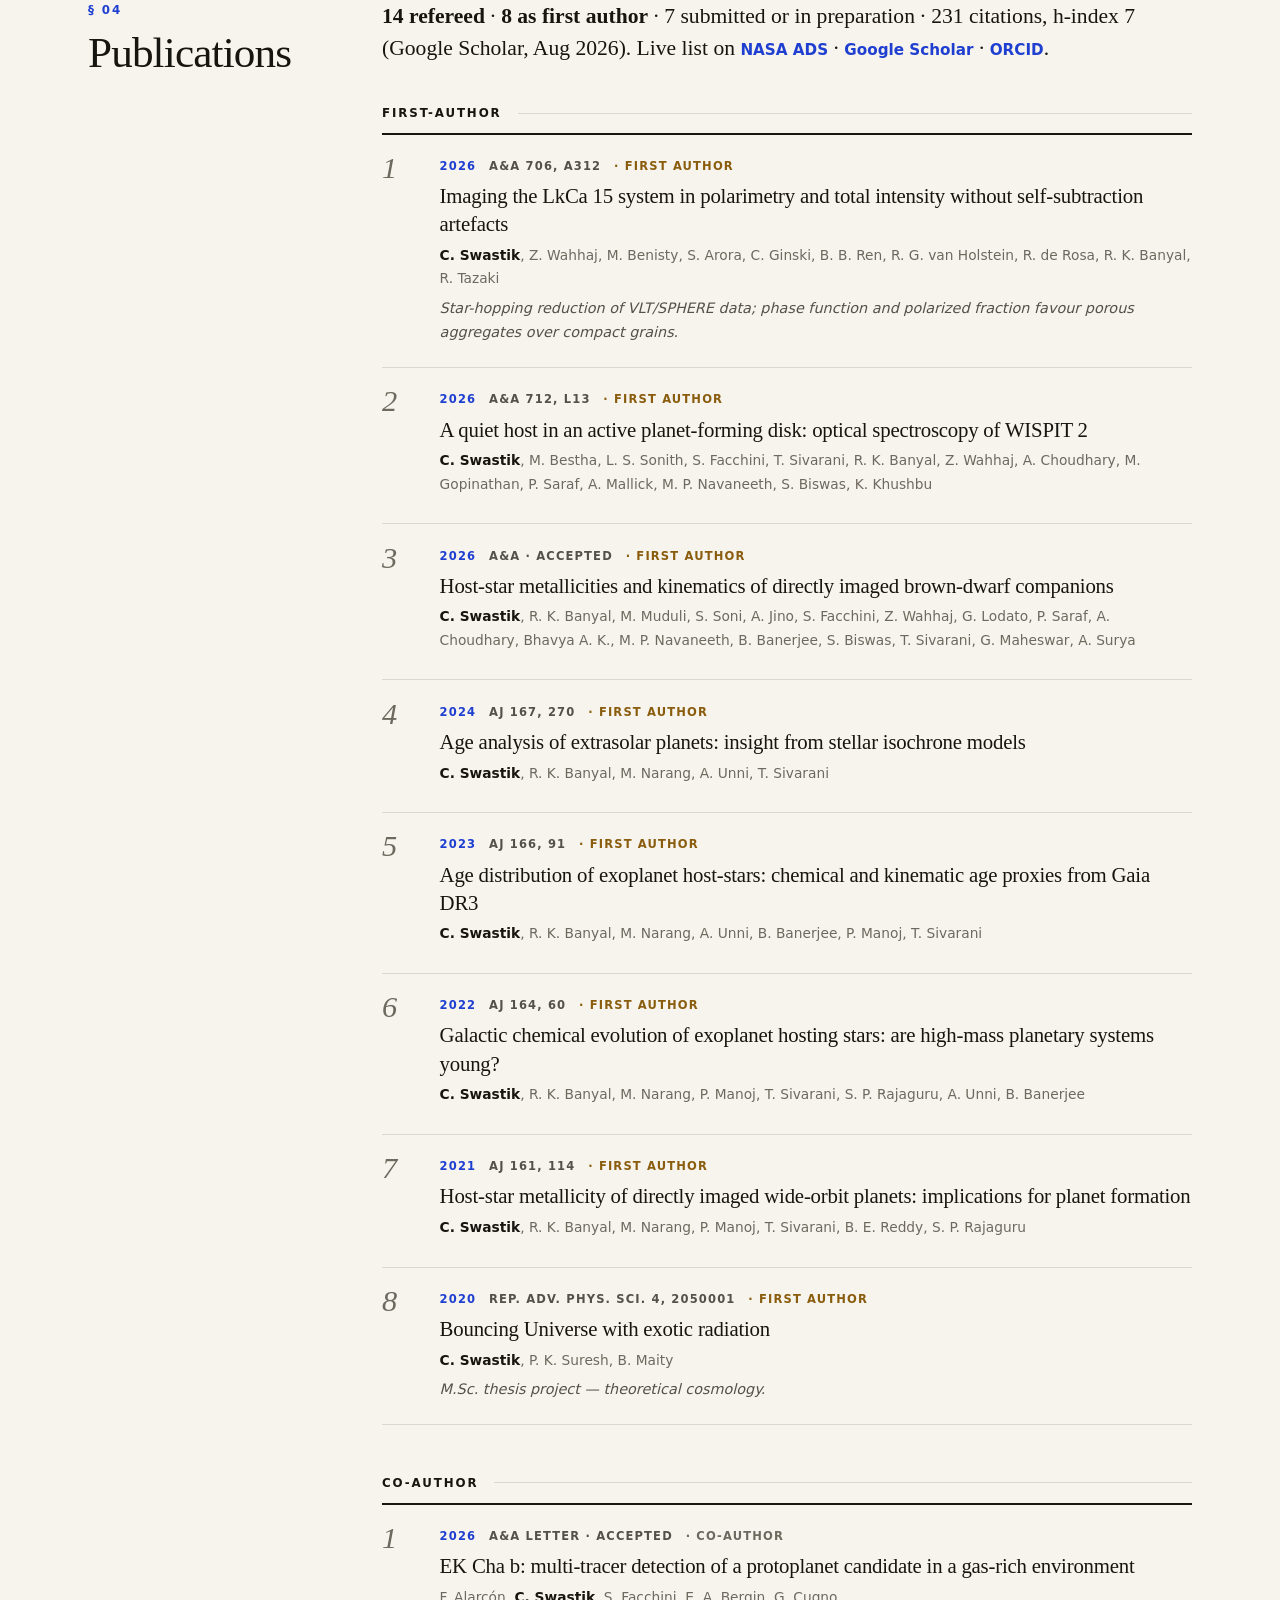
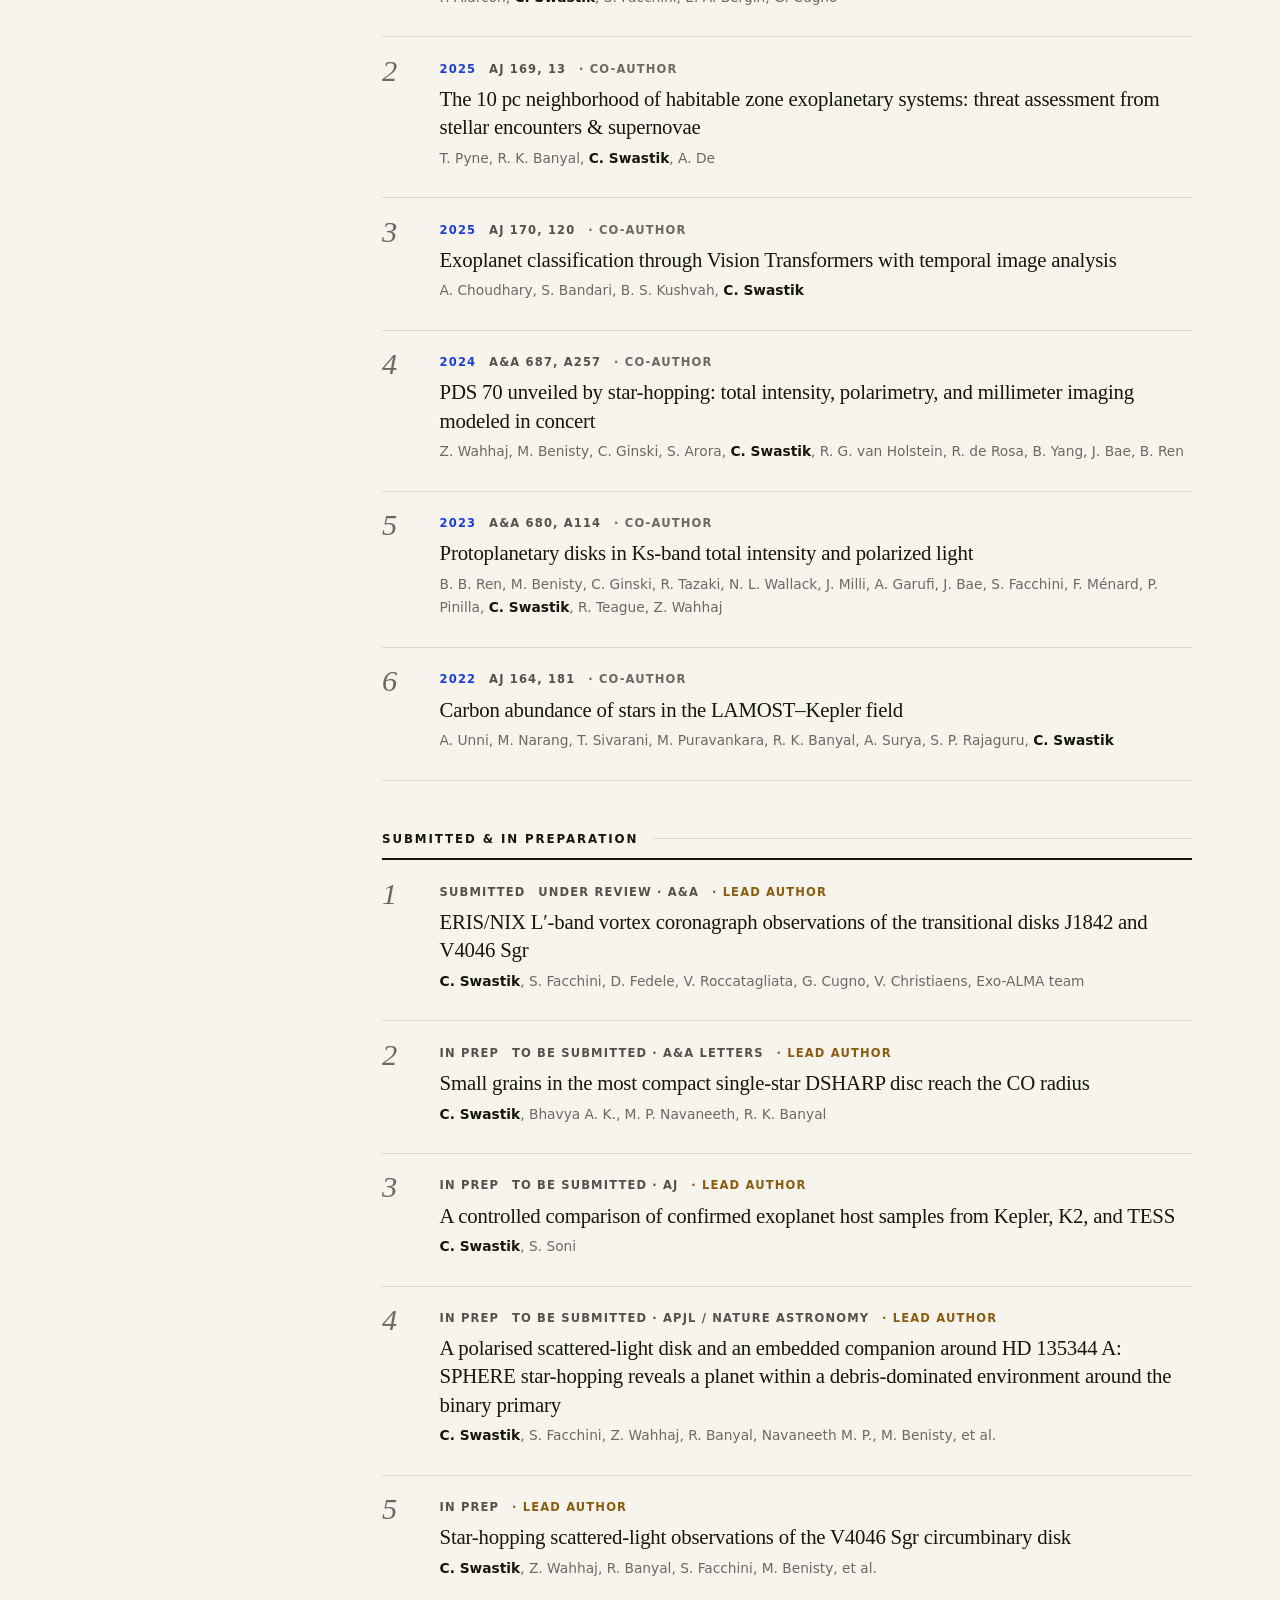
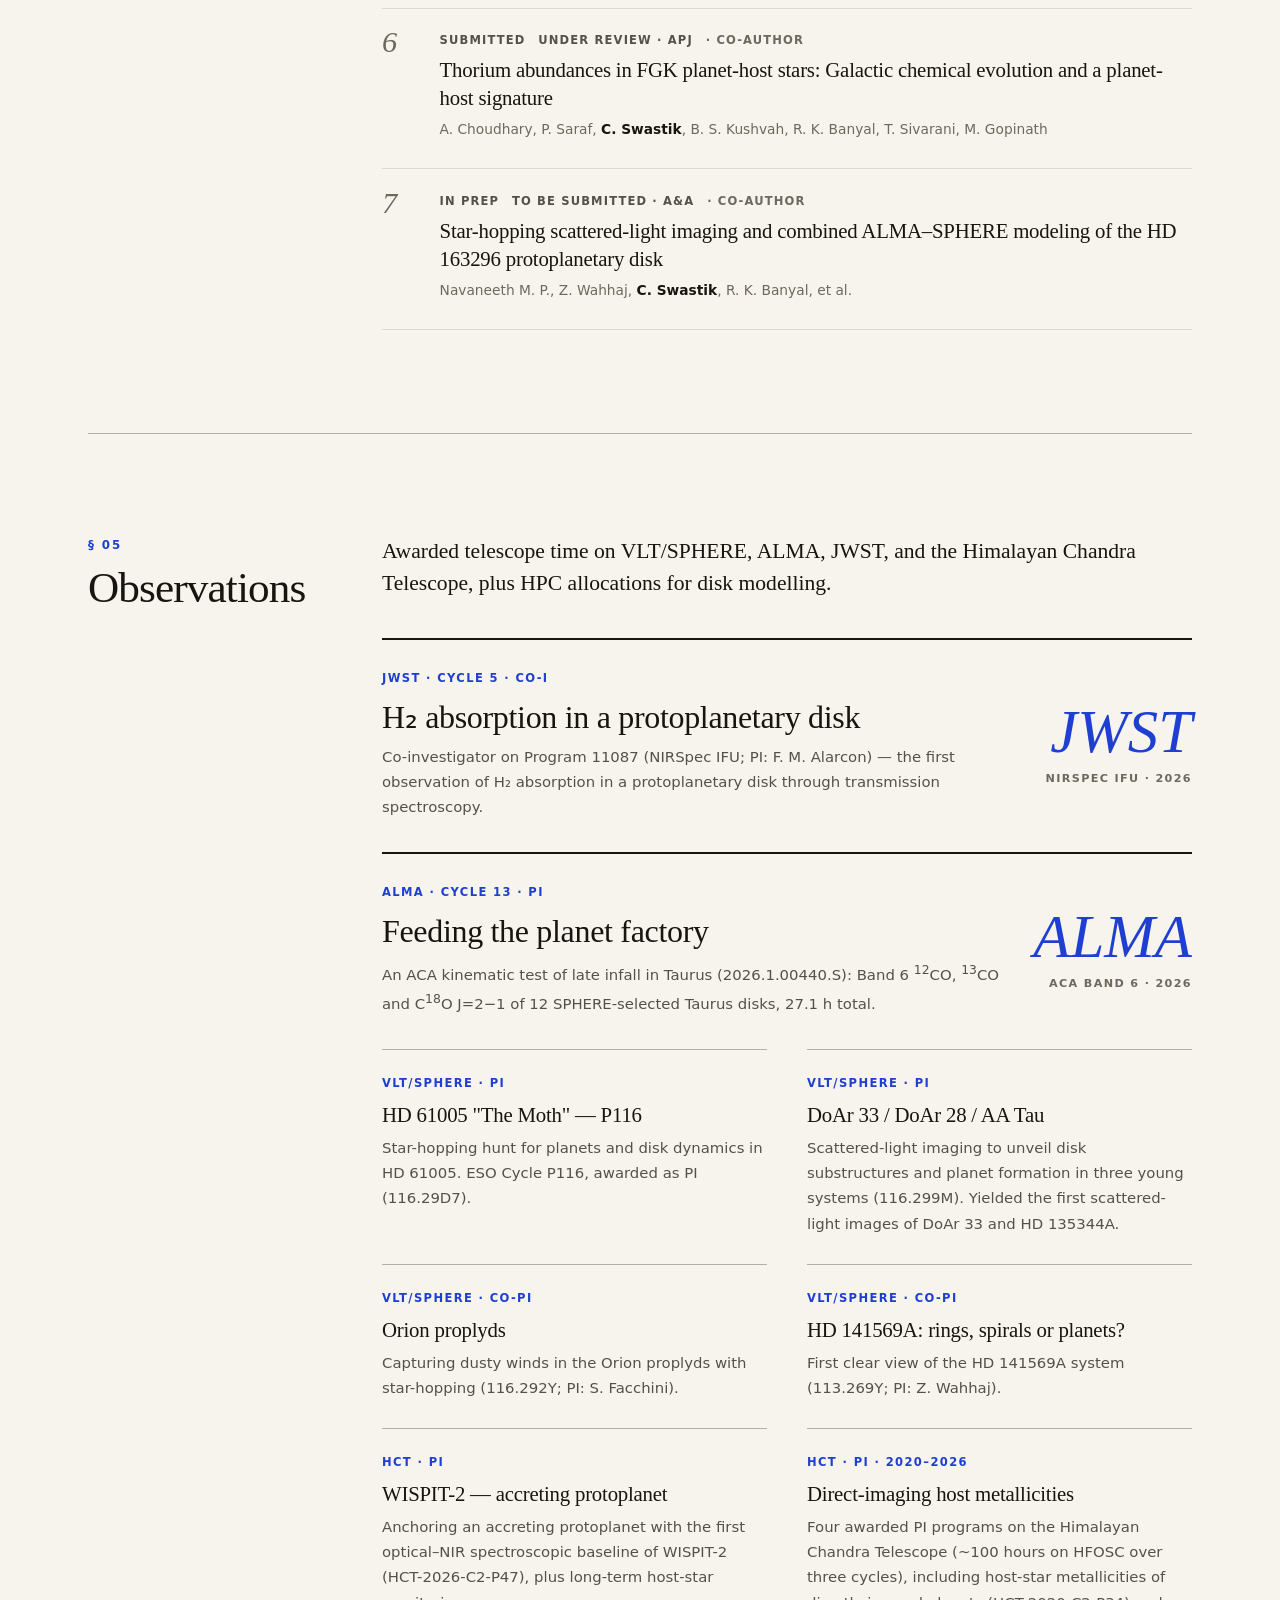
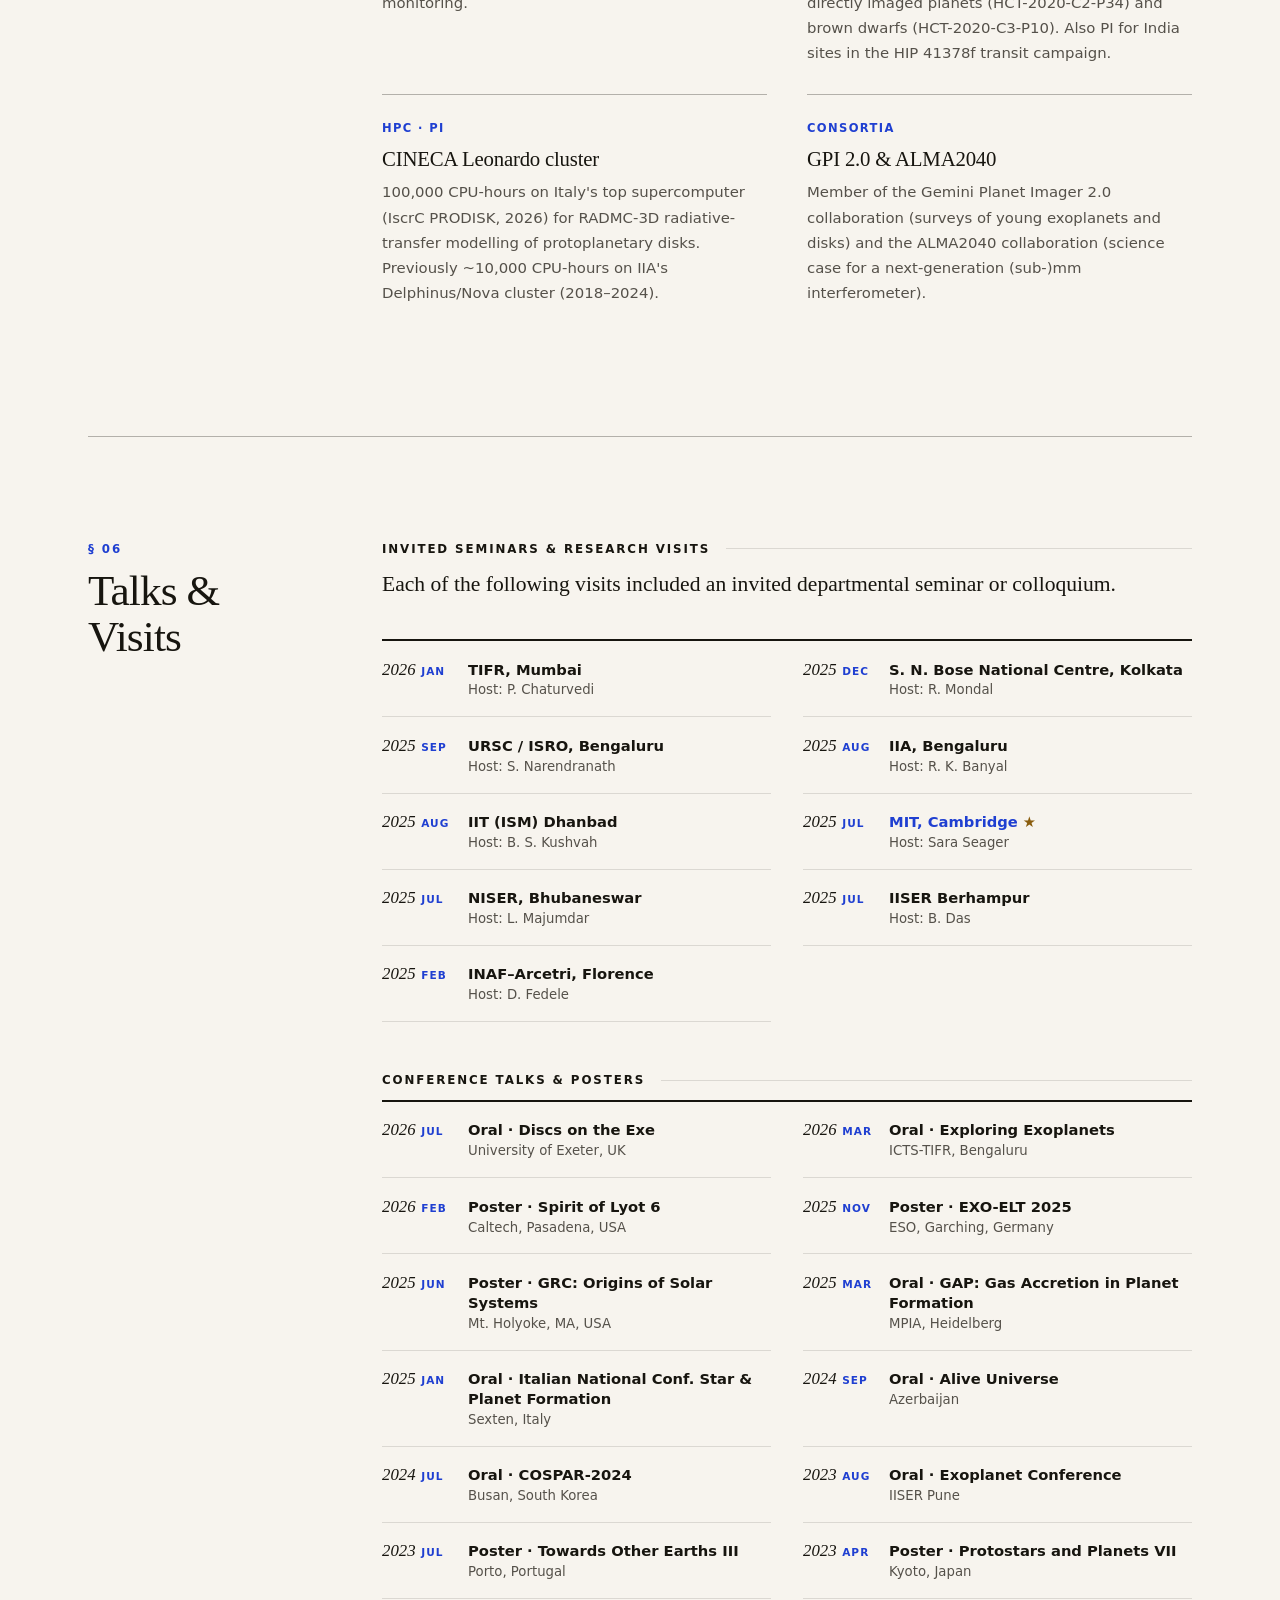
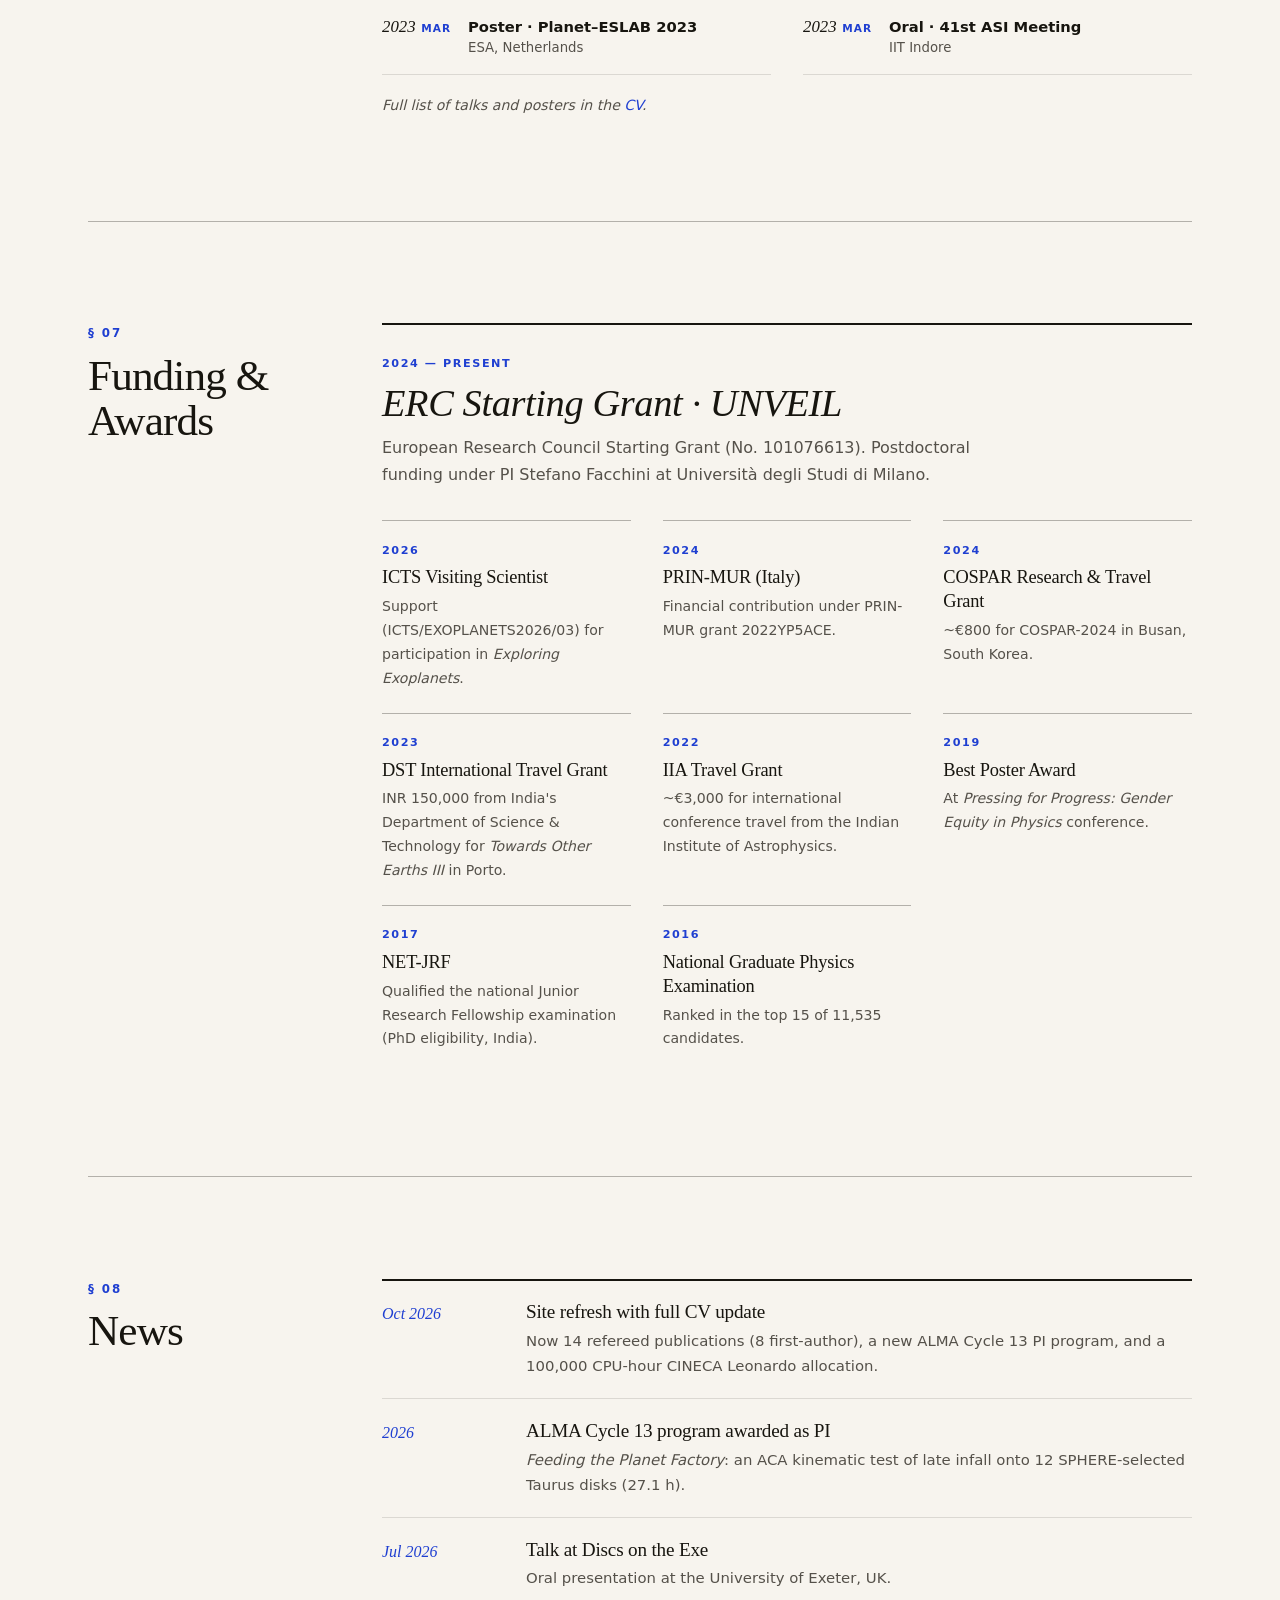
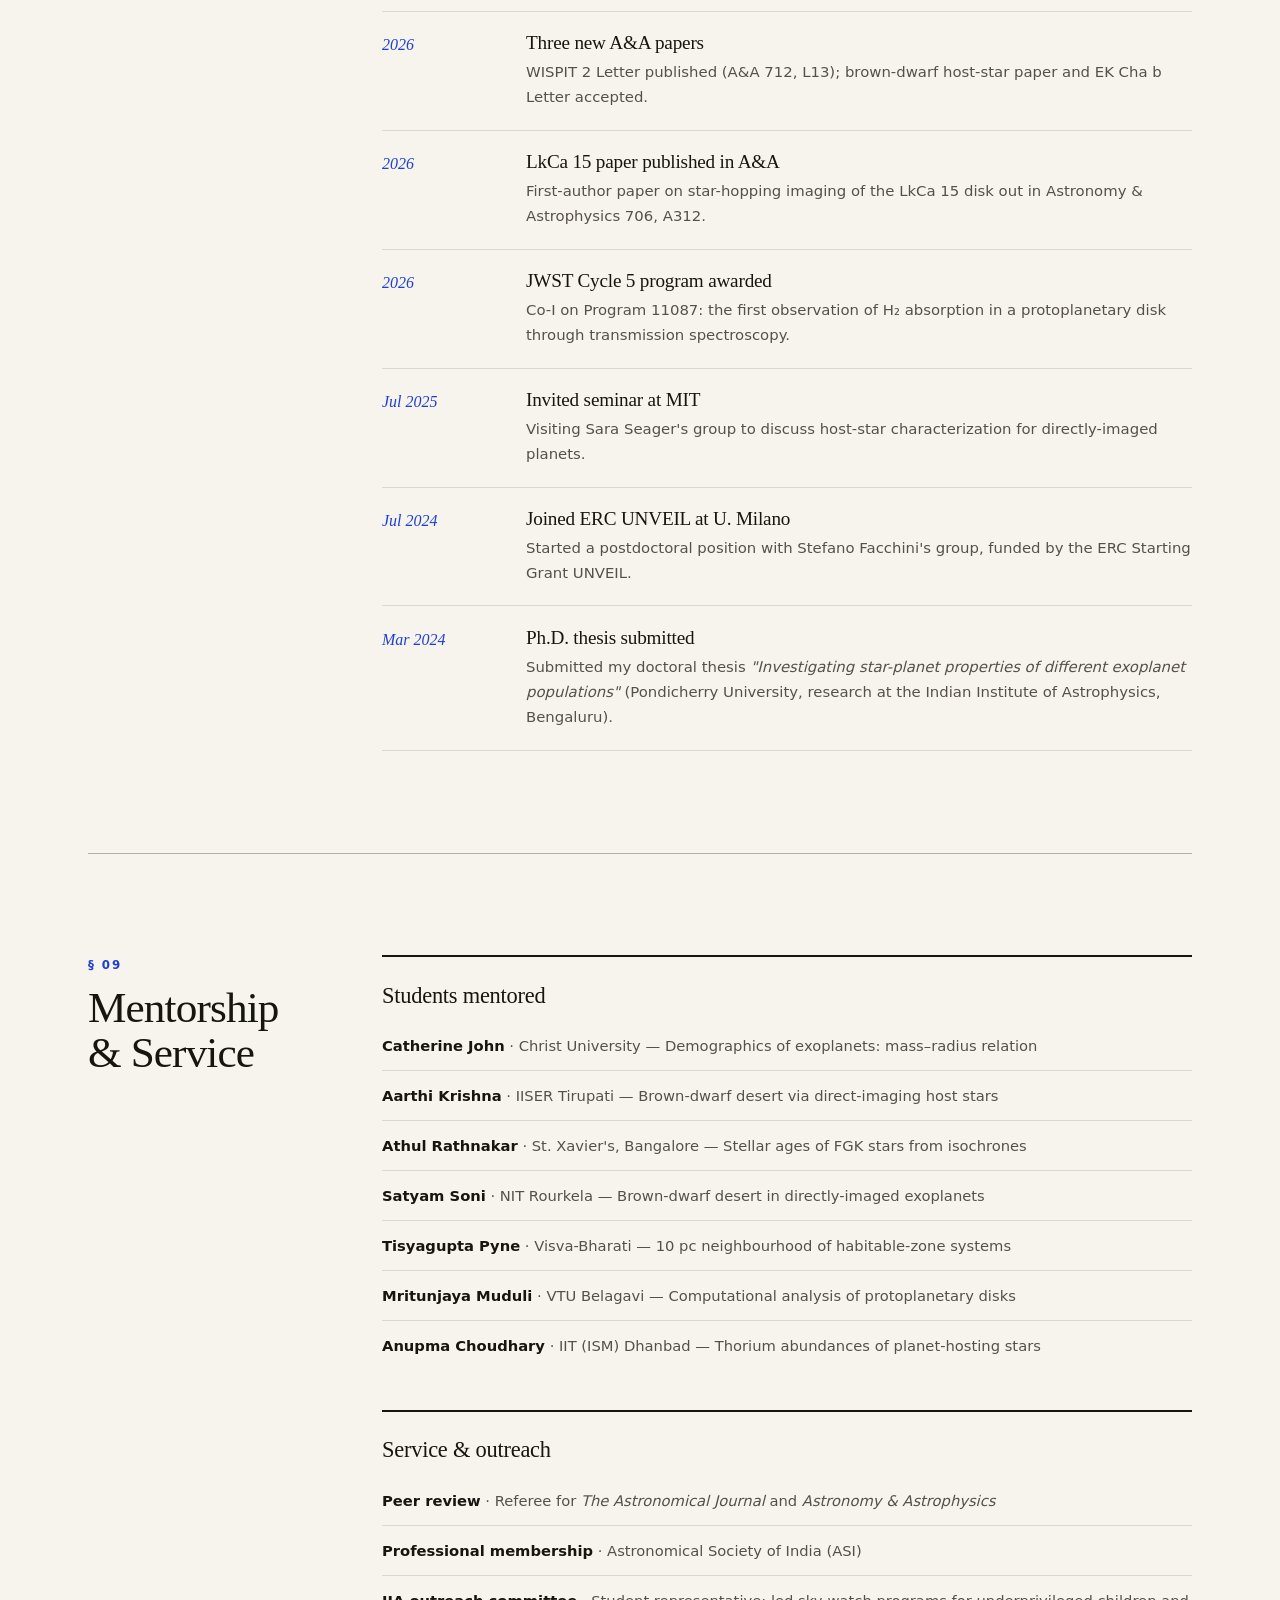
<file: projects.html>
<!DOCTYPE html>
<html lang="en">
<head>
  <meta charset="UTF-8">
  <title>Projects — Swastik Chowbay</title>
  <link rel="canonical" href="https://swastikc.github.io/#projects">
  <meta http-equiv="refresh" content="0; url=https://swastikc.github.io/#projects">
  <meta name="robots" content="noindex">
  <script>window.location.replace('https://swastikc.github.io/#projects');</script>
  <style>body{font-family:system-ui,sans-serif;background:#07061a;color:#e8e6ff;display:flex;align-items:center;justify-content:center;min-height:100vh;margin:0;text-align:center;padding:1rem}a{color:#b794ff}</style>
</head>
<body>
  <div>
    <p>This page has moved.</p>
    <p><a href="https://swastikc.github.io/#projects">Continue to Projects →</a></p>
  </div>
</body>
</html>
</file>
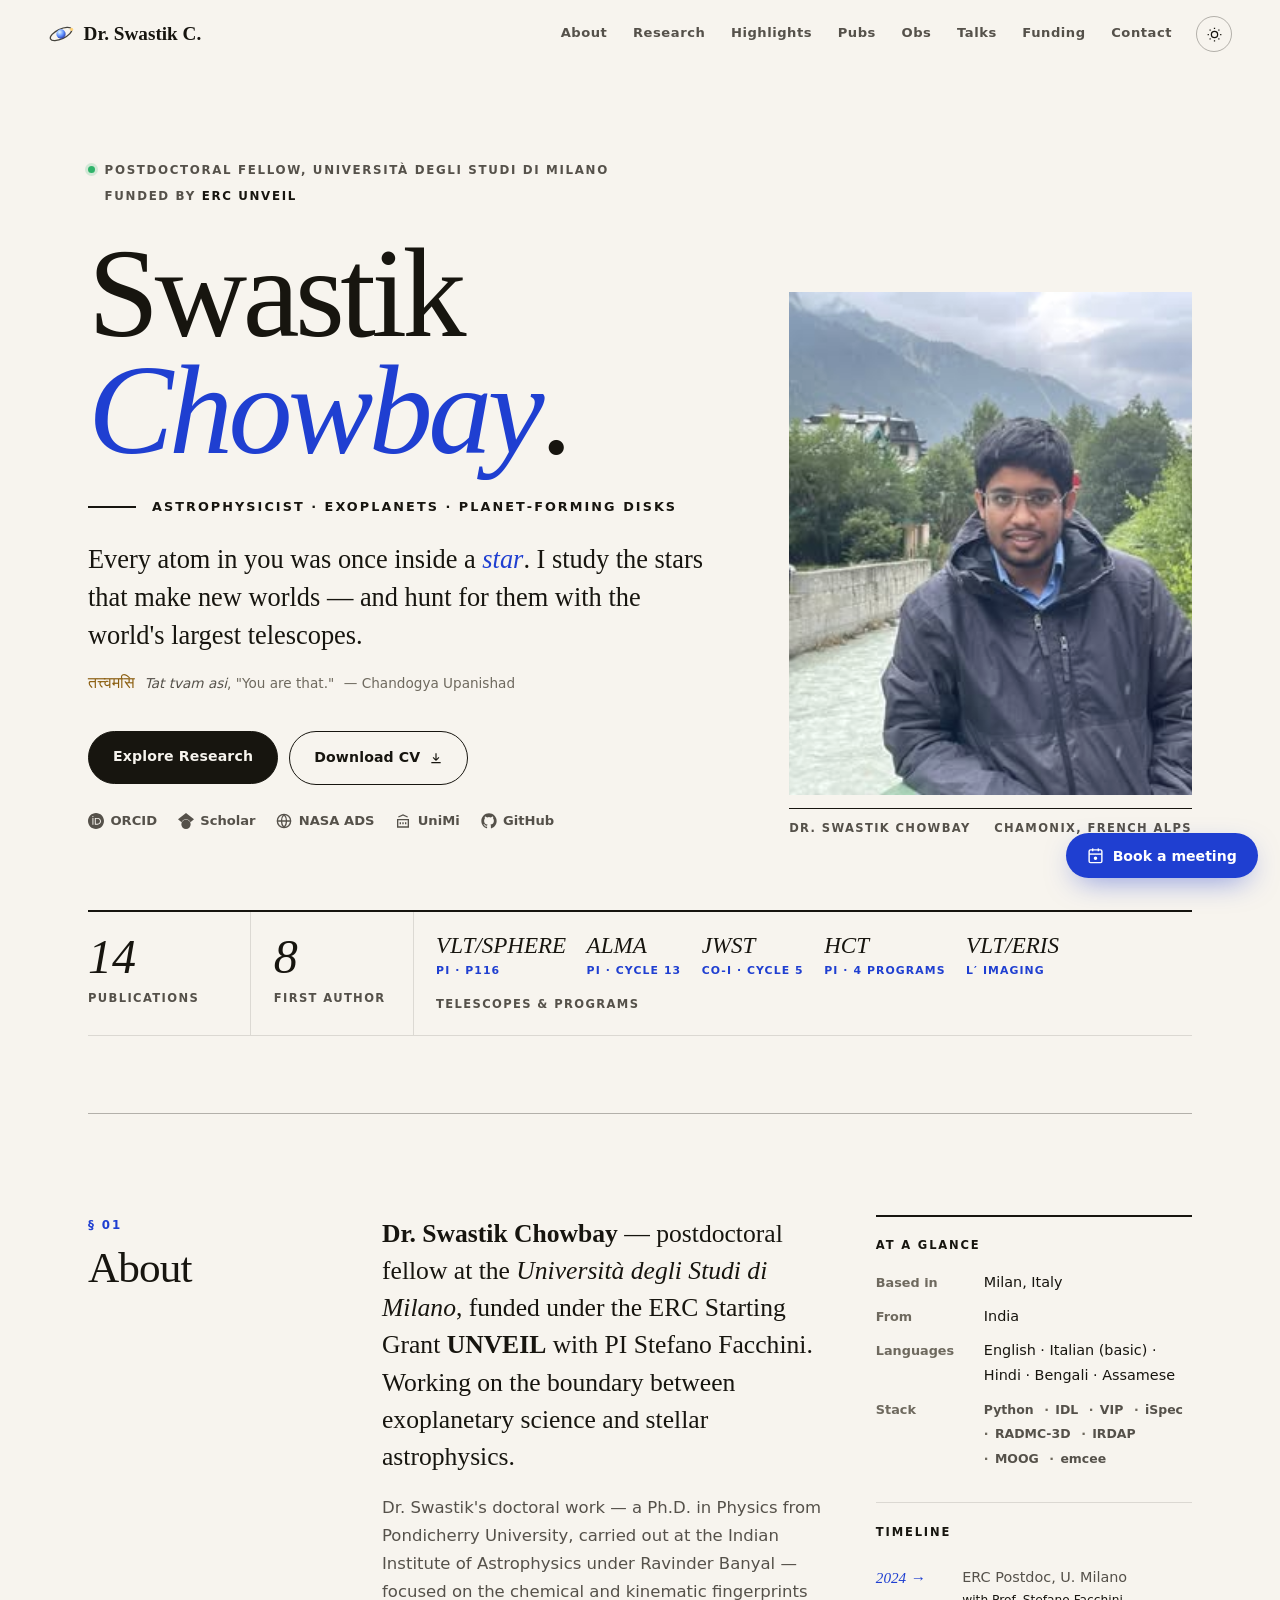
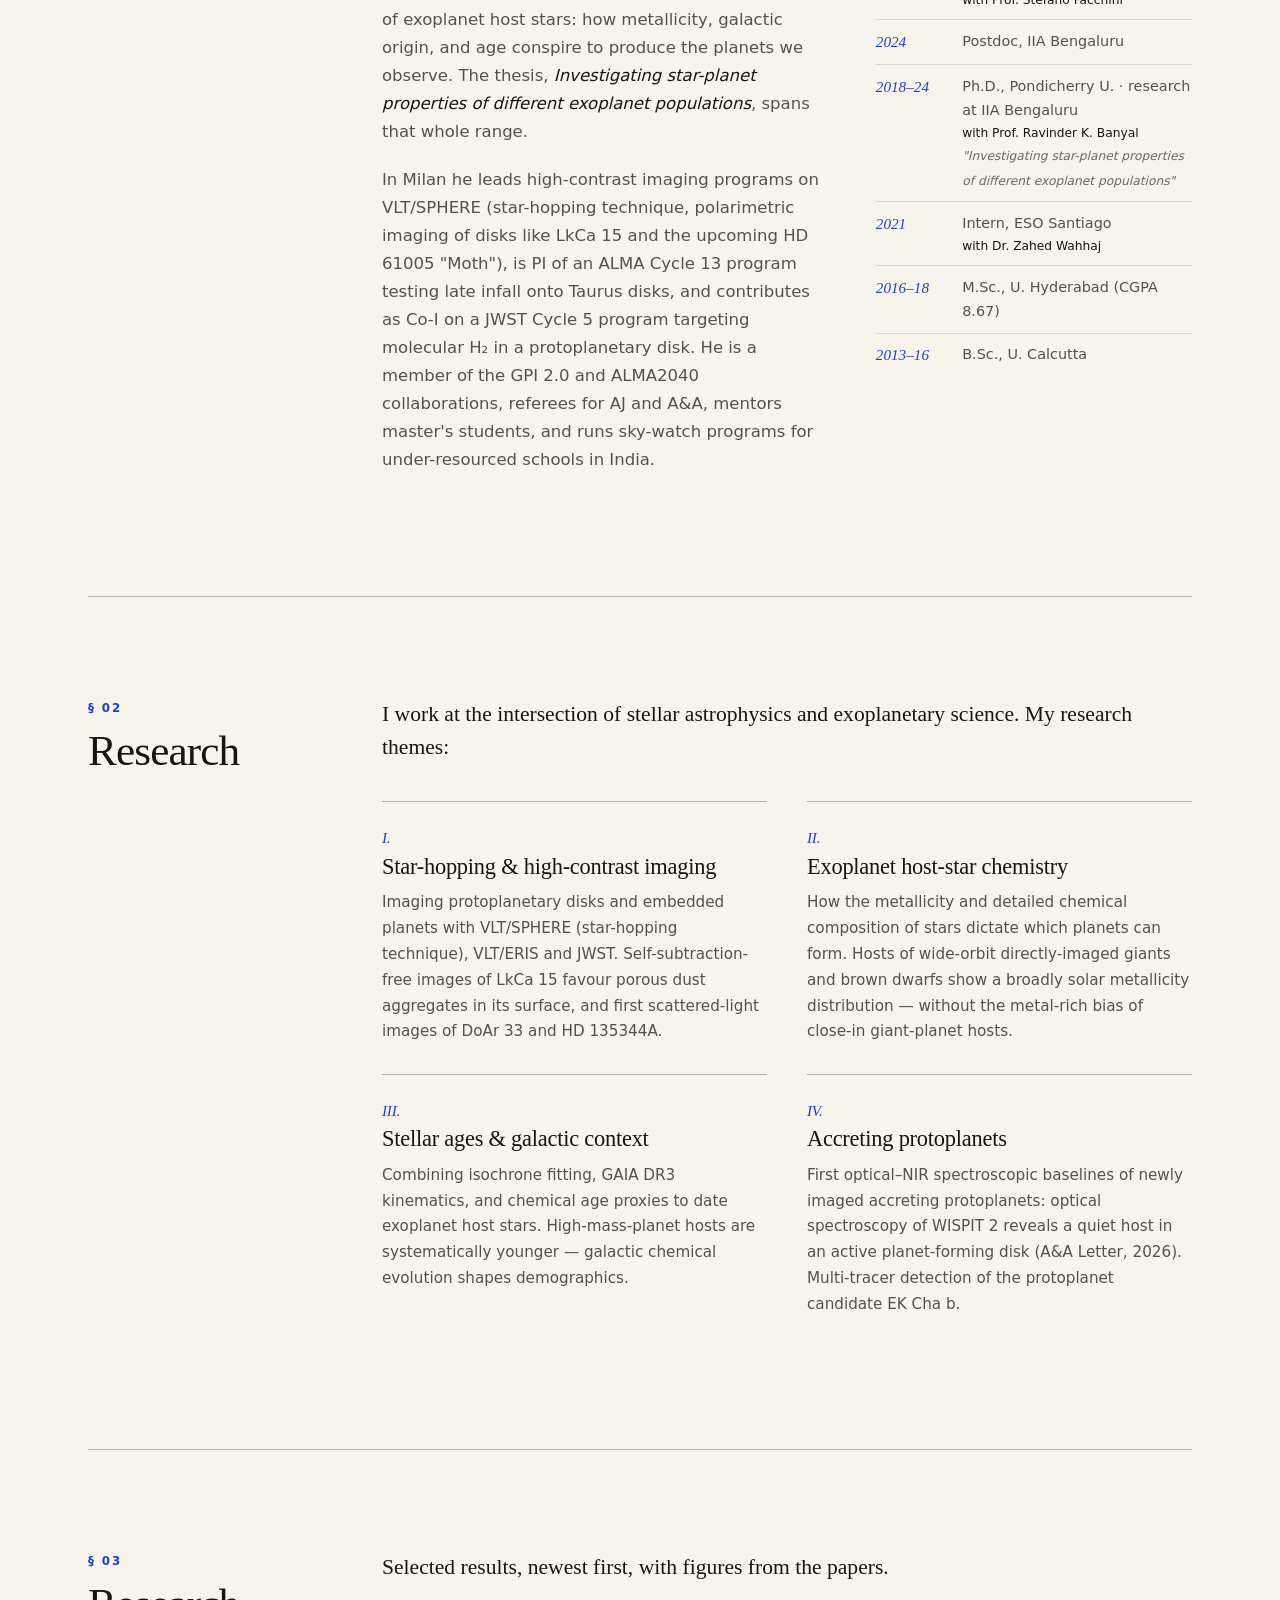
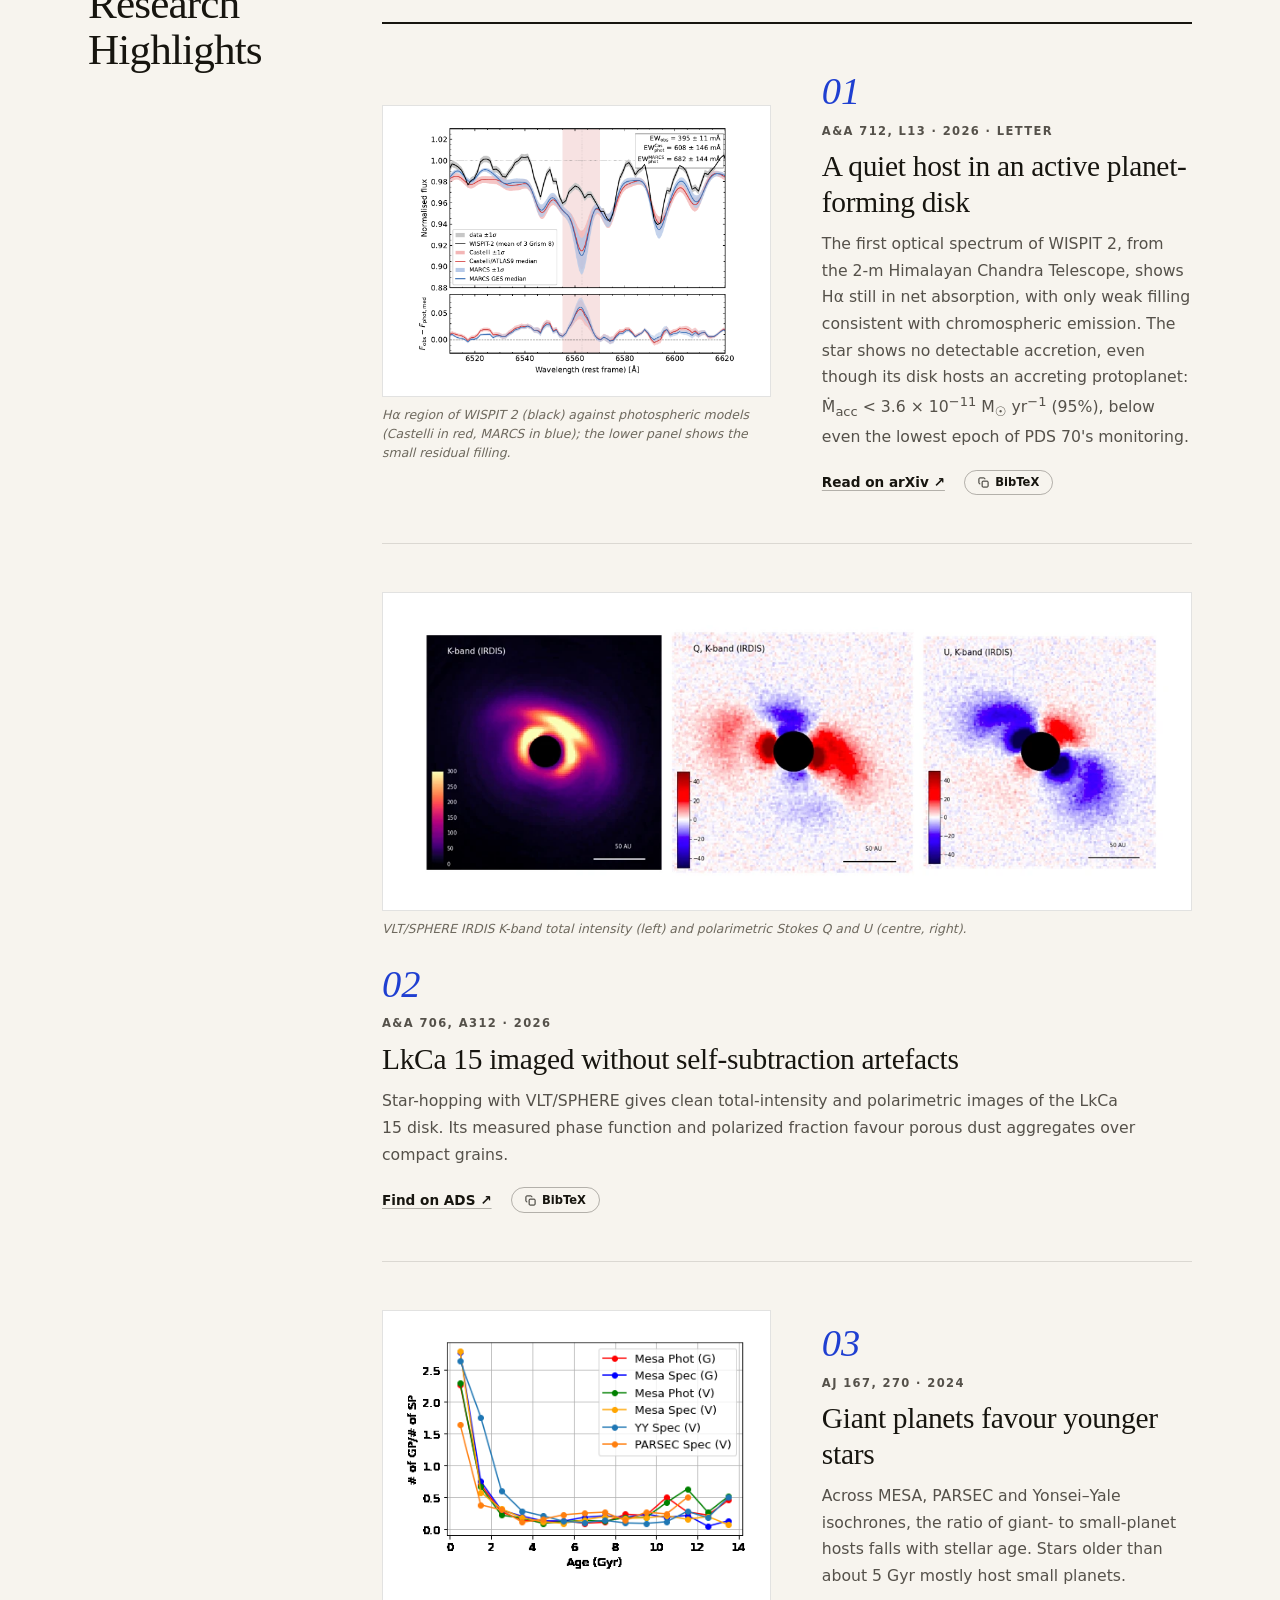
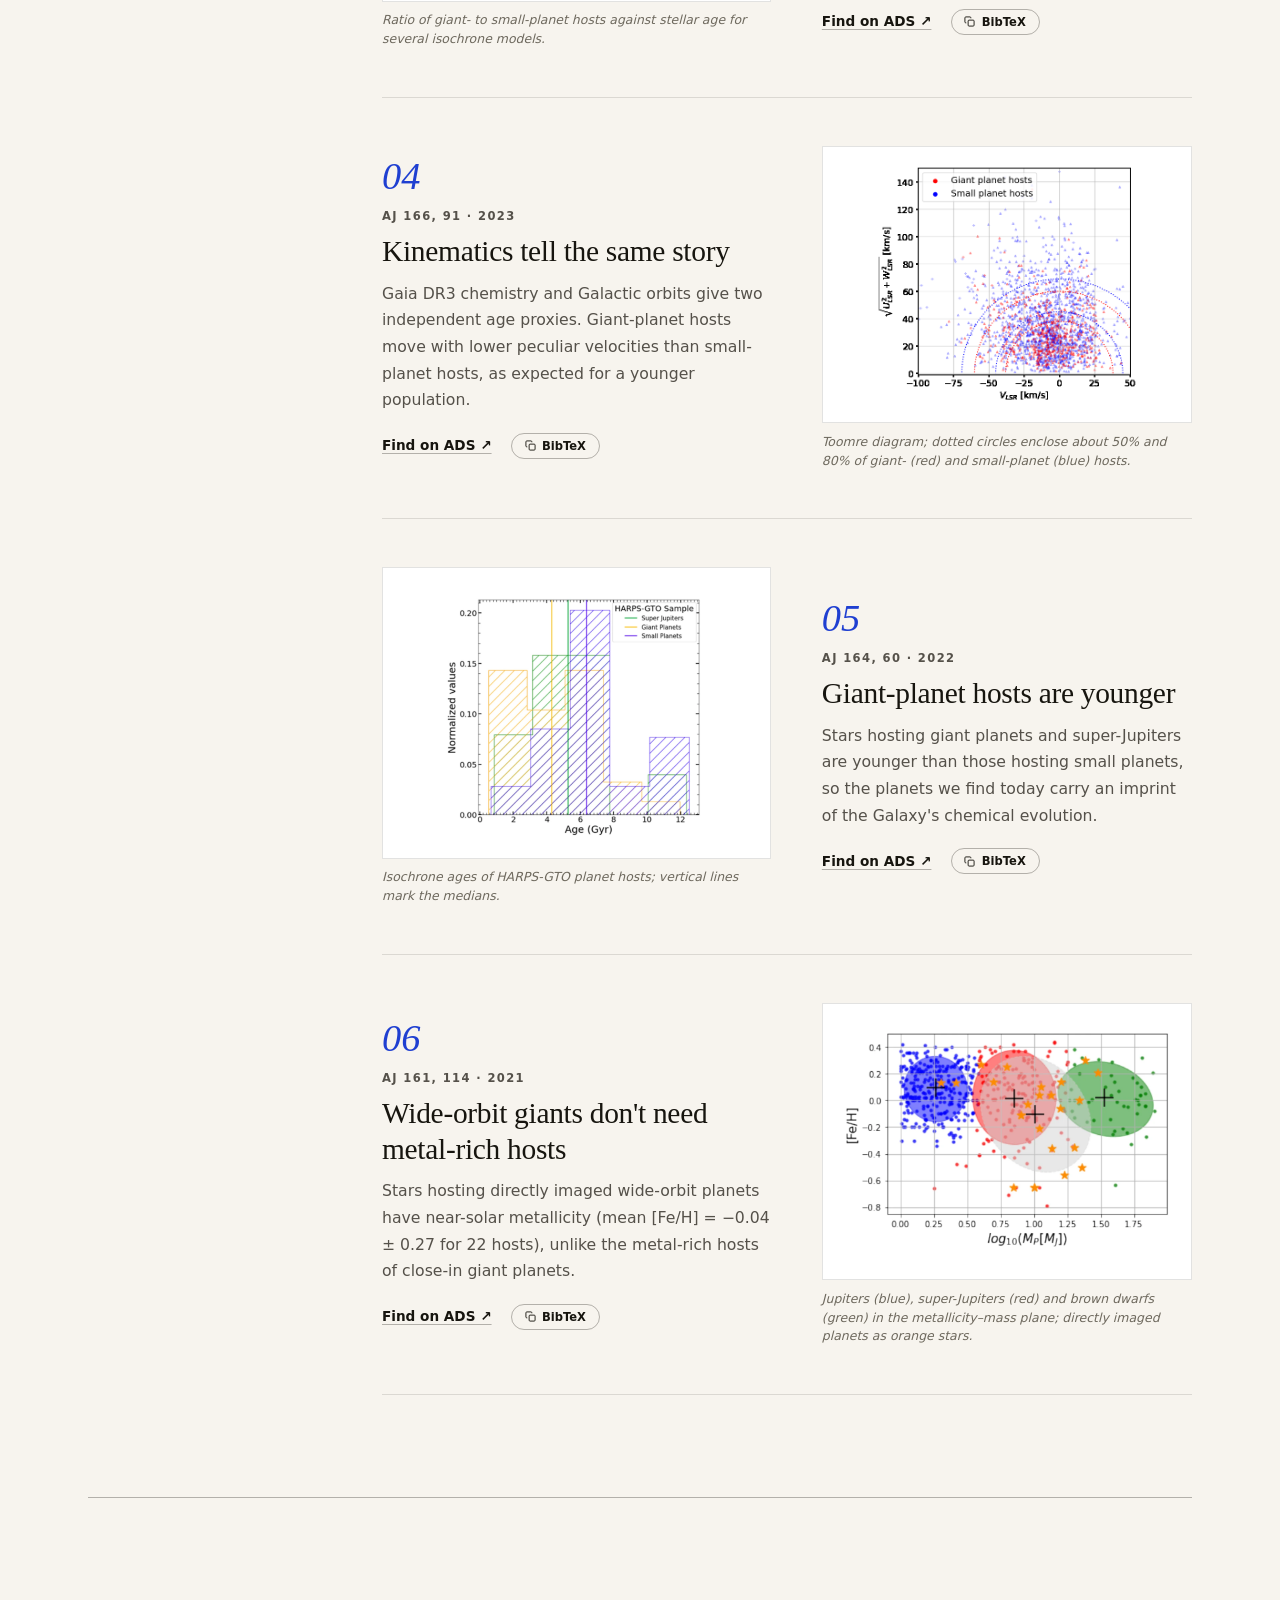
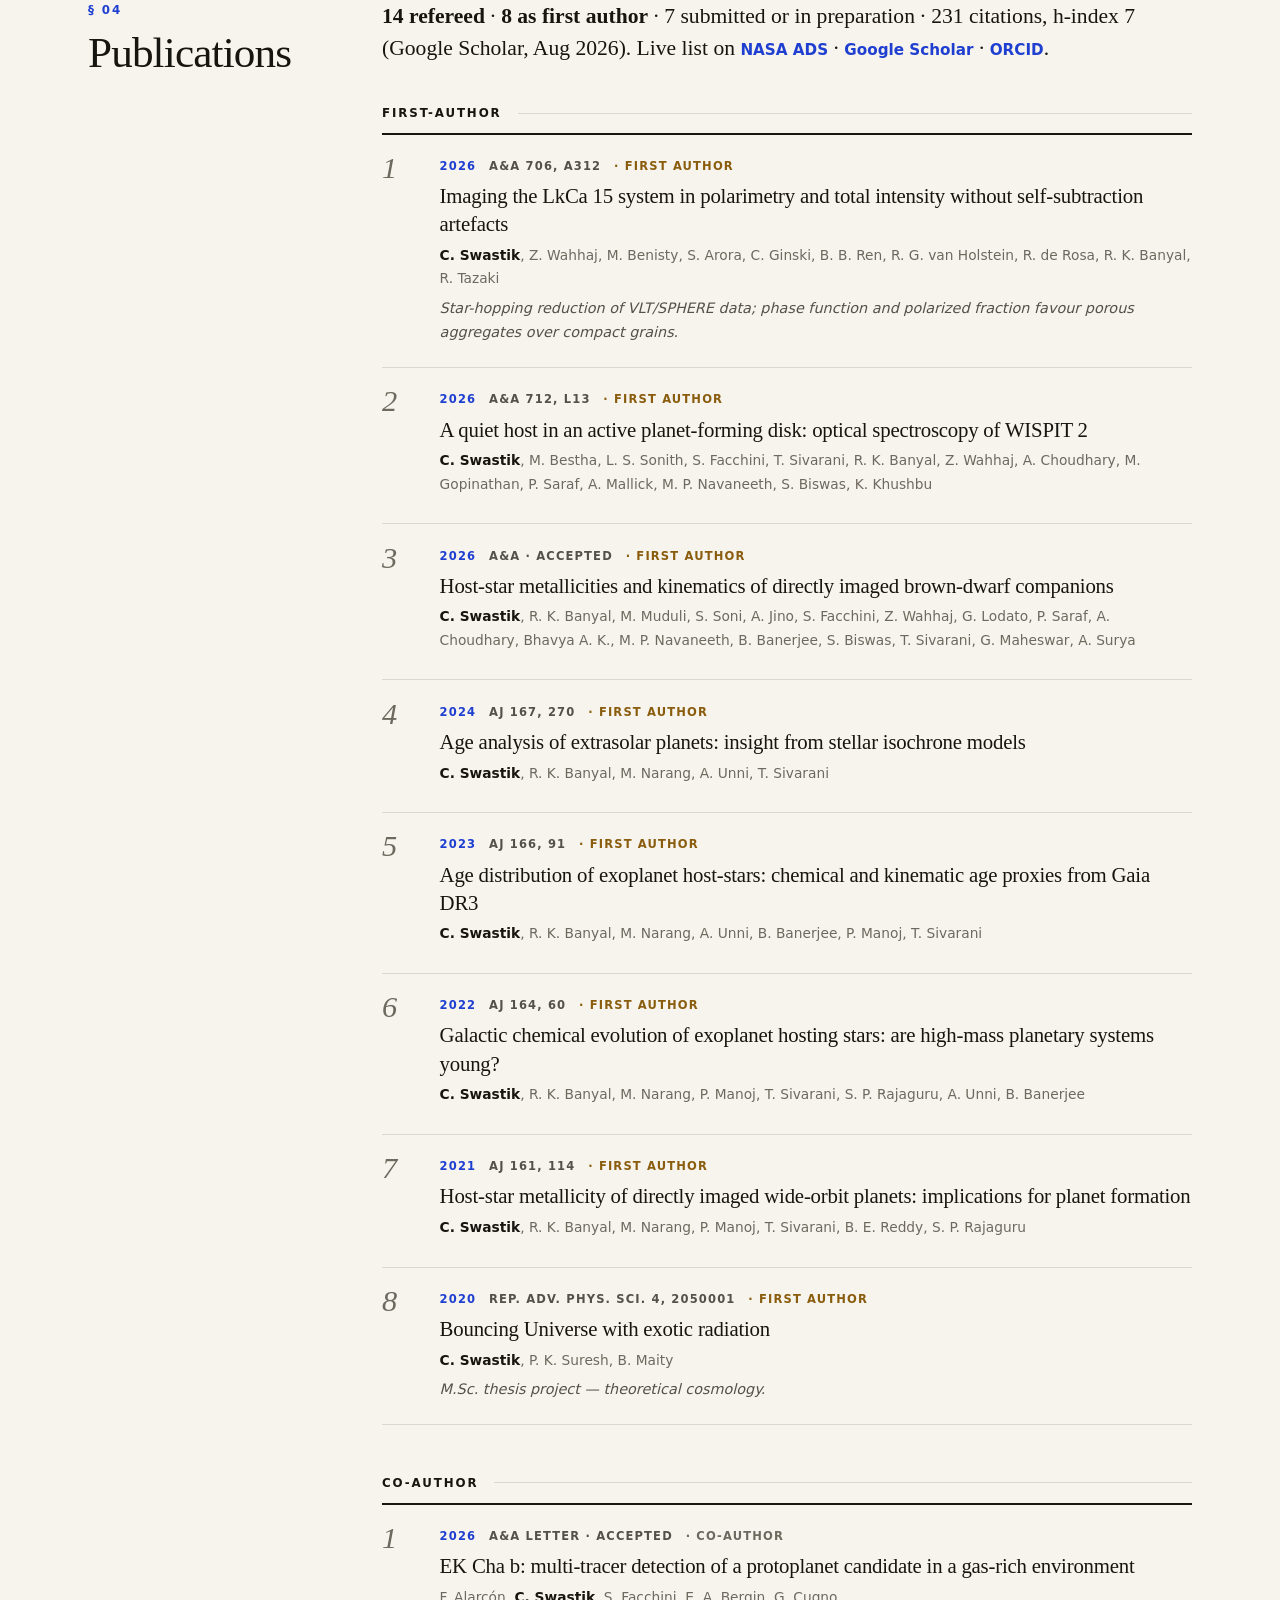
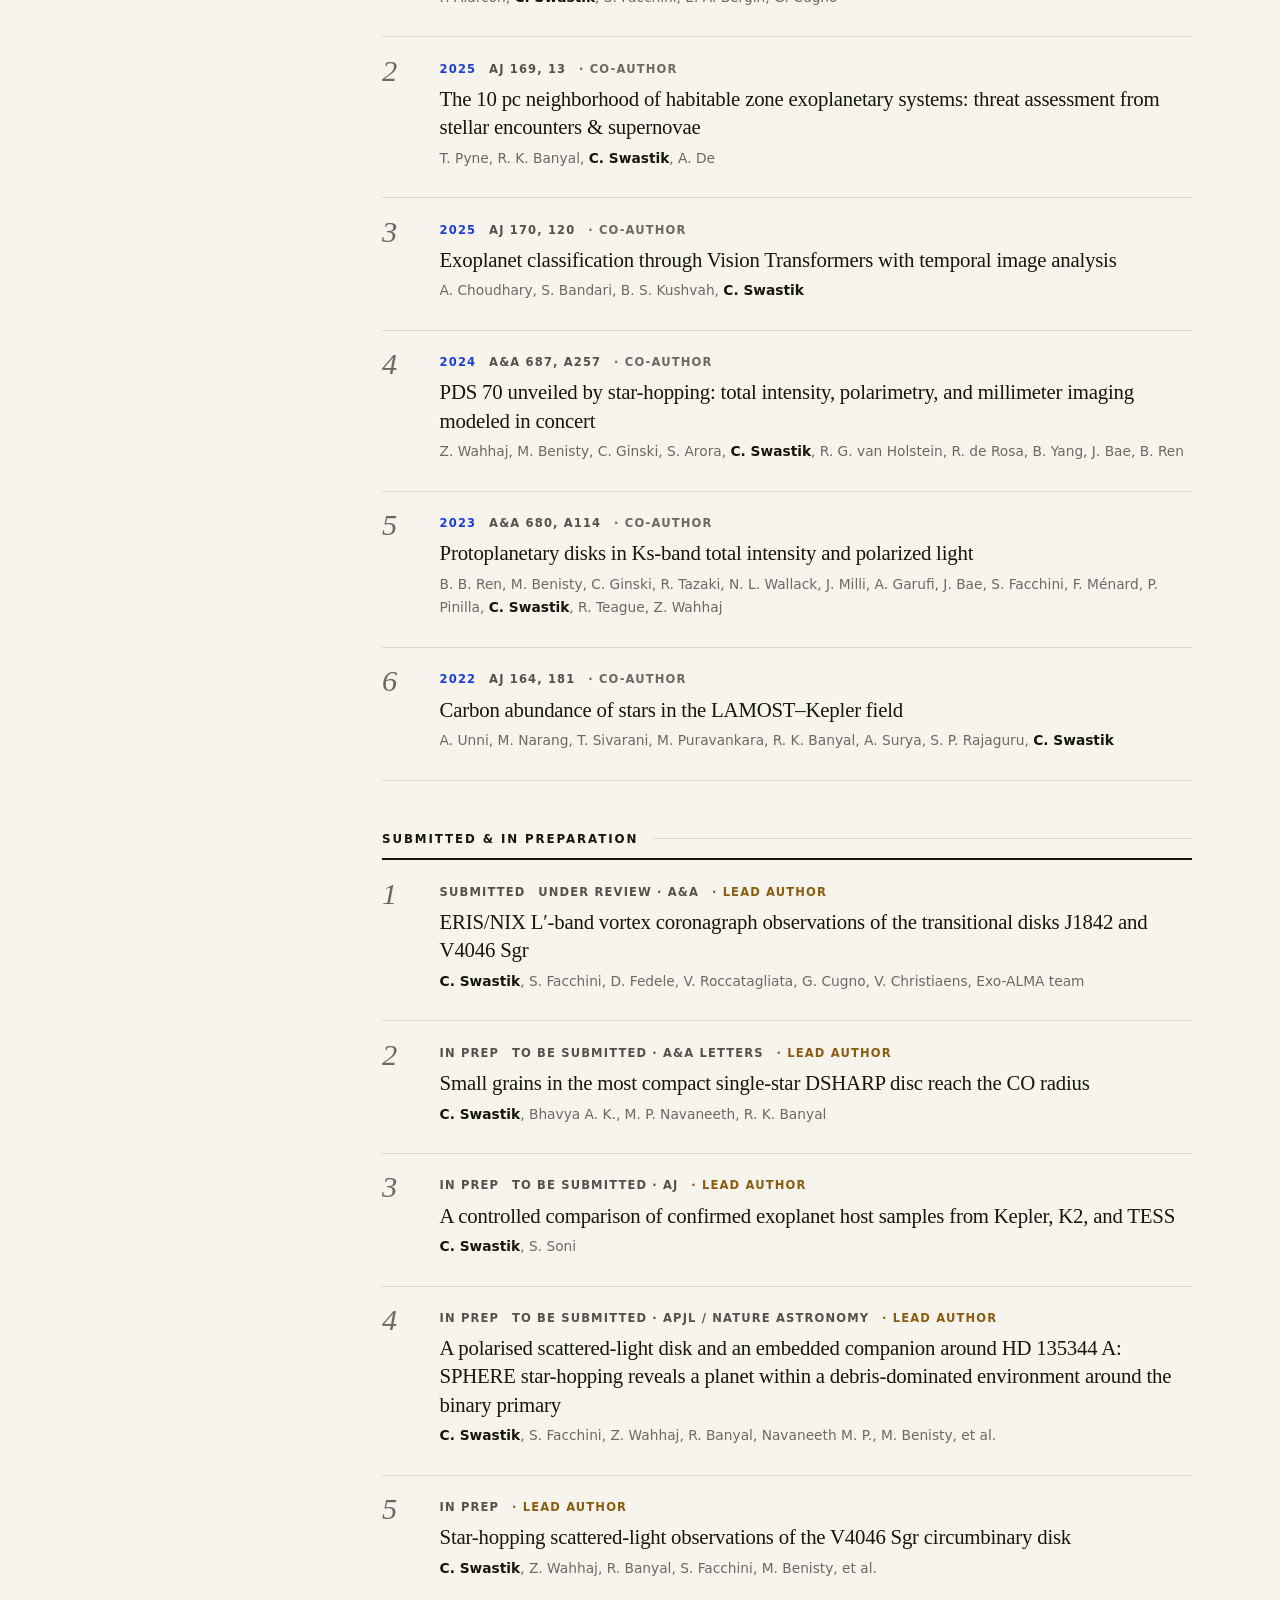
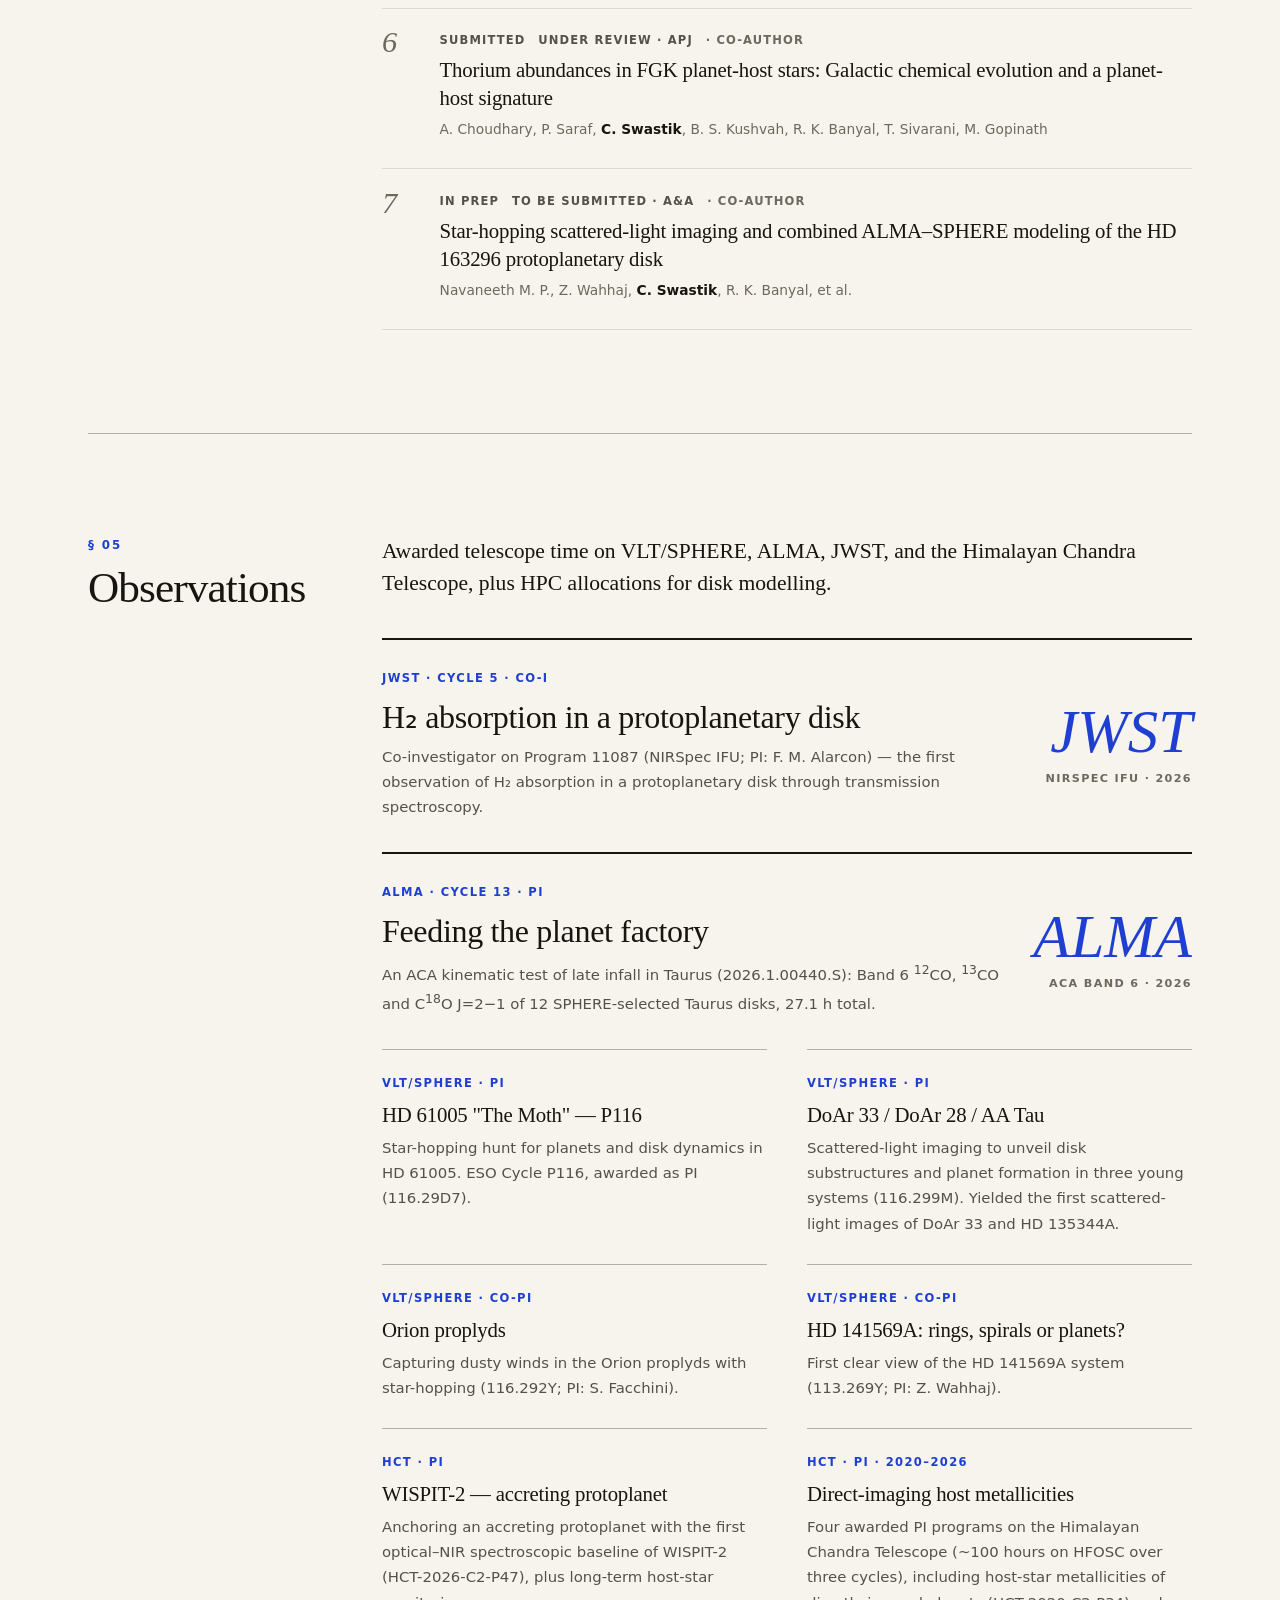
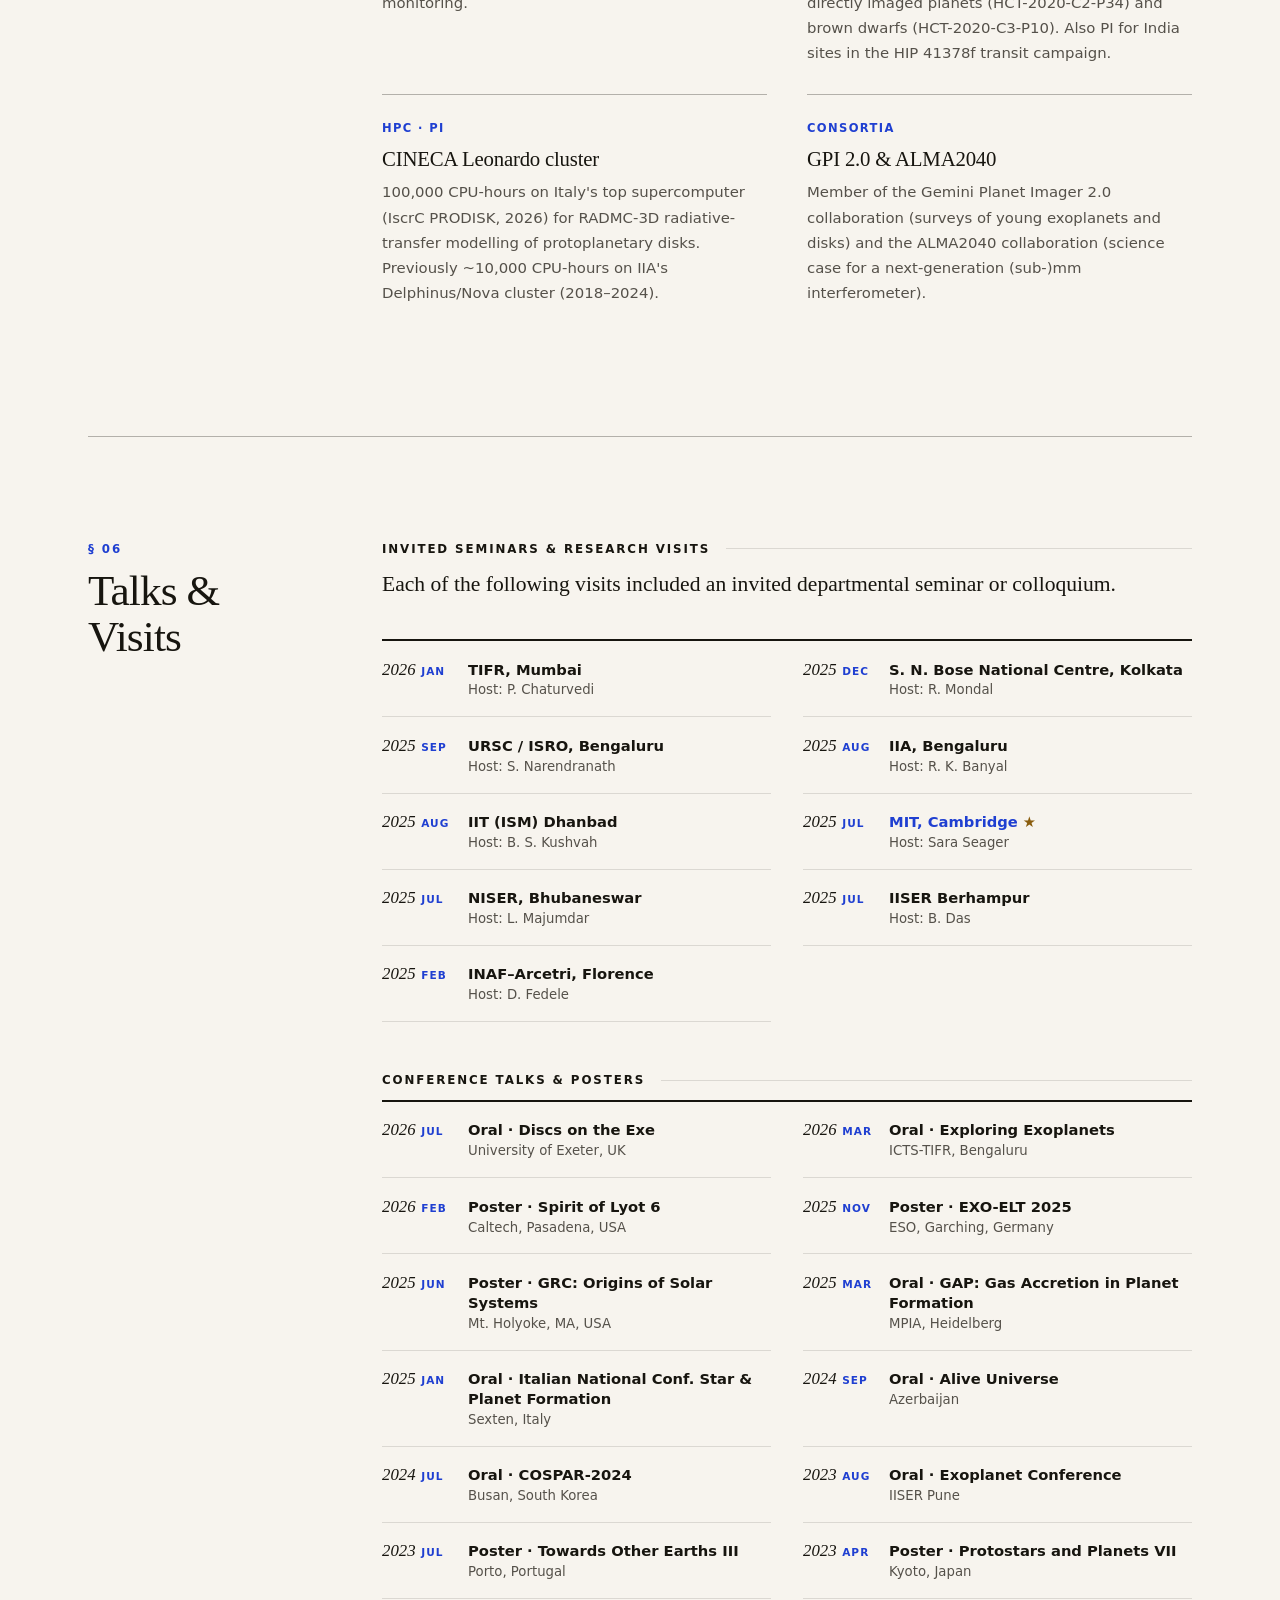
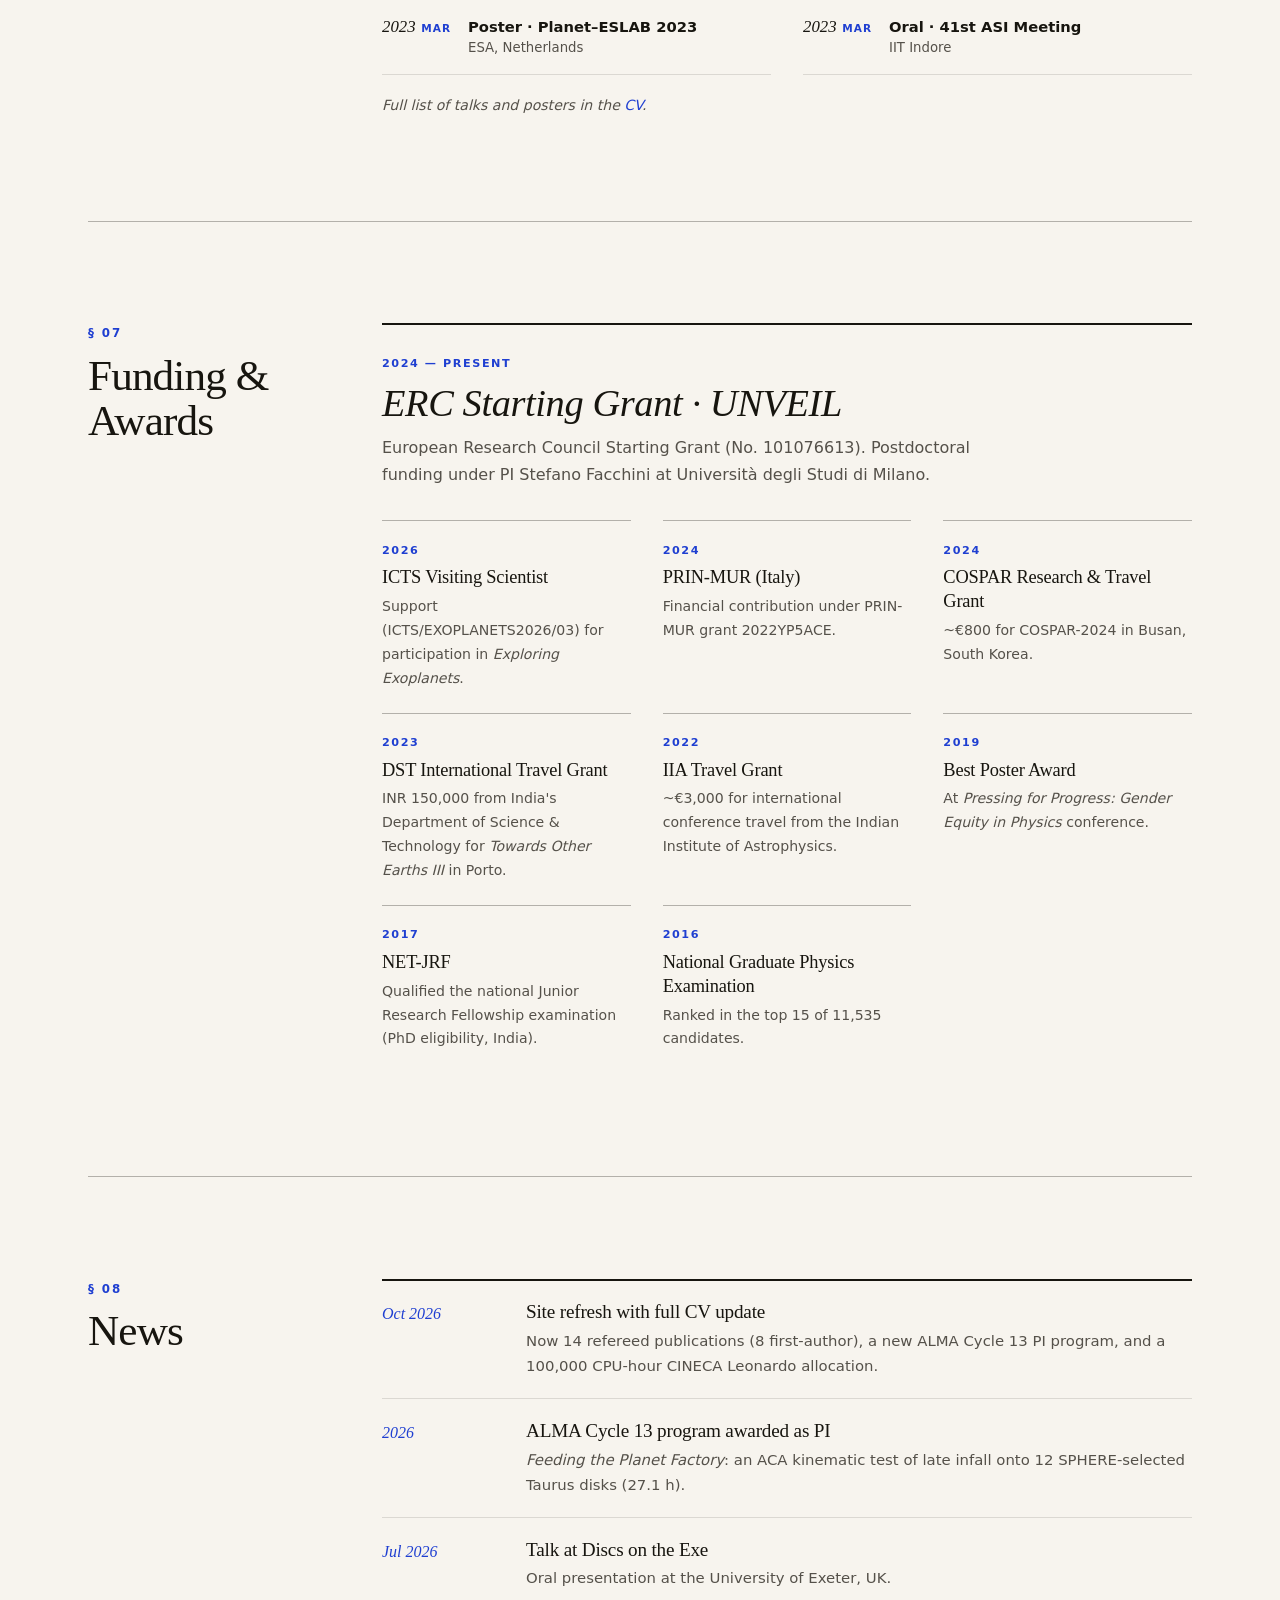
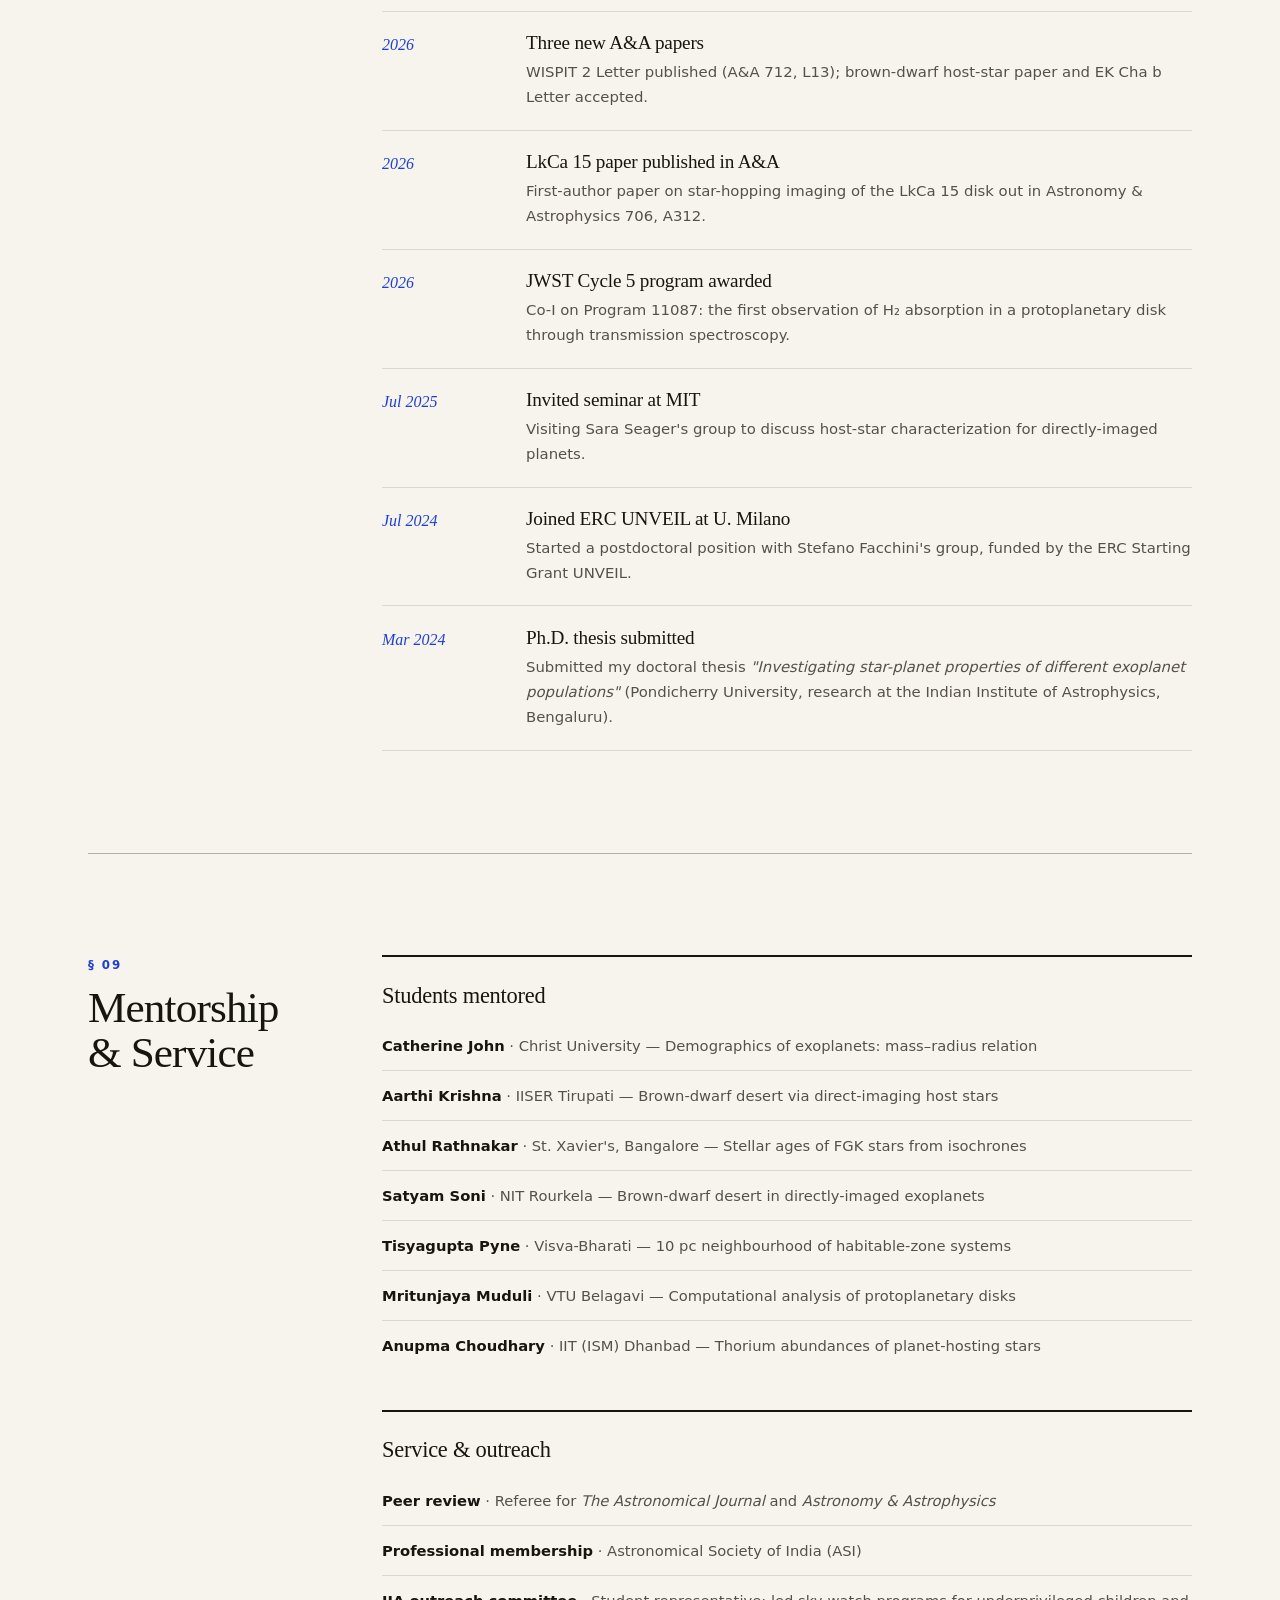
<file: research.html>
<!DOCTYPE html>
<html lang="en">
<head>
  <meta charset="UTF-8">
  <title>Research — Swastik Chowbay</title>
  <link rel="canonical" href="https://swastikc.github.io/#research">
  <meta http-equiv="refresh" content="0; url=https://swastikc.github.io/#research">
  <meta name="robots" content="noindex">
  <script>window.location.replace('https://swastikc.github.io/#research');</script>
  <style>body{font-family:system-ui,sans-serif;background:#07061a;color:#e8e6ff;display:flex;align-items:center;justify-content:center;min-height:100vh;margin:0;text-align:center;padding:1rem}a{color:#b794ff}</style>
</head>
<body>
  <div>
    <p>This page has moved.</p>
    <p><a href="https://swastikc.github.io/#research">Continue to Research →</a></p>
  </div>
</body>
</html>
</file>
<file: css/style.css>
/* =============================================================
   Swastik Chowbay — Personal site
   "Editorial" theme: warm paper, black ink, one ultramarine accent
   Type: Playfair Display (display) · Manrope (text)
   ============================================================= */

/* Dark ink-on-charcoal variant (toggle); paper is the default */
:root {
  --bg:        #131210;
  --bg-elev:   #1b1a17;
  --ink:       #f3efe7;
  --ink-mute:  #b5afa3;
  --ink-dim:   #958f83;
  --accent:    #9db0ff;
  --accent-soft: rgba(157, 176, 255, 0.1);
  --gold:      #e2b45c;
  --line:        rgba(255, 255, 255, 0.12);
  --line-strong: rgba(255, 255, 255, 0.28);

  --font-display: "Playfair Display", Georgia, "Times New Roman", serif;
  --font-body:    "Manrope", system-ui, -apple-system, "Segoe UI", sans-serif;

  --maxw: 1200px;
  --pad: clamp(1rem, 4vw, 3rem);
  --ease: cubic-bezier(0.16, 1, 0.3, 1);
}

html.theme-light {
  --bg:        #f7f4ee;
  --bg-elev:   #fffdf9;
  --ink:       #17150f;
  --ink-mute:  #55514a;
  --ink-dim:   #6e695e;
  --accent:    #1f3fd1;
  --accent-soft: rgba(31, 63, 209, 0.07);
  --gold:      #8a5d0e;
  --line:        rgba(23, 21, 15, 0.12);
  --line-strong: rgba(23, 21, 15, 0.3);
}

* { box-sizing: border-box; margin: 0; padding: 0; }

html { scroll-behavior: smooth; }

body {
  font-family: var(--font-body);
  background: var(--bg);
  color: var(--ink);
  font-size: 16.5px;
  line-height: 1.7;
  overflow-x: hidden;
  -webkit-font-smoothing: antialiased;
  text-rendering: optimizeLegibility;
  transition: background-color .4s ease, color .4s ease;
}

a {
  color: var(--accent);
  text-decoration: underline;
  text-decoration-color: transparent;
  text-underline-offset: 3px;
  transition: color .2s ease, text-decoration-color .2s ease;
}
a:hover { text-decoration-color: currentColor; }

h1, h2, h3 { font-family: var(--font-display); font-weight: 500; letter-spacing: -0.01em; }

::selection { background: var(--accent); color: var(--bg); }

:focus-visible { outline: 2px solid var(--accent); outline-offset: 3px; }

main, .nav, .footer { position: relative; z-index: 2; }

/* =============================================================
   Reading progress
   ============================================================= */

.progress-track {
  position: fixed;
  top: 0; left: 0; right: 0;
  height: 2px;
  z-index: 200;
  pointer-events: none;
}
.progress-bar {
  height: 100%;
  background: var(--accent);
  transform: scaleX(0);
  transform-origin: left;
}

/* =============================================================
   Navigation — masthead bar
   ============================================================= */

.nav {
  position: fixed;
  top: 0; left: 0; right: 0;
  display: flex;
  align-items: center;
  gap: 1.5rem;
  padding: 1rem var(--pad);
  z-index: 100;
  border-bottom: 1px solid transparent;
  transition: background .3s ease, border-color .3s ease;
}
.nav.is-scrolled {
  background: color-mix(in srgb, var(--bg) 88%, transparent);
  border-bottom-color: var(--line);
  backdrop-filter: blur(12px);
  -webkit-backdrop-filter: blur(12px);
}

.nav__logo {
  display: flex;
  align-items: center;
  gap: 0.6rem;
  font-family: var(--font-display);
  font-size: 1.2rem;
  font-weight: 600;
  color: var(--ink);
  text-decoration: none;
  white-space: nowrap;
}
.nav__logo:hover { color: var(--ink); }
.nav__logo-mark { width: 26px; height: 26px; color: var(--ink); display: grid; place-items: center; }
.nav__logo-mark svg { width: 100%; height: 100%; overflow: visible; }
.nav__logo-mark .orbit-dot { transform-origin: 14px 14px; animation: orbit 10s linear infinite; }
@keyframes orbit { to { transform: rotate(360deg); } }

.nav__links {
  display: flex;
  gap: 1.6rem;
  margin-left: auto;
  font-size: 0.82rem;
  font-weight: 600;
  letter-spacing: 0.04em;
}
.nav__links a {
  color: var(--ink-mute);
  text-decoration: none;
  padding: 0.3rem 0;
  border-bottom: 1px solid transparent;
  transition: color .2s ease, border-color .2s ease;
}
.nav__links a:hover,
.nav__links a.is-active { color: var(--ink); border-bottom-color: var(--ink); }

.theme-toggle {
  width: 36px; height: 36px;
  display: grid;
  place-items: center;
  border-radius: 50%;
  border: 1px solid var(--line-strong);
  background: transparent;
  color: var(--ink);
  cursor: pointer;
  flex-shrink: 0;
  transition: background .2s ease;
}
.theme-toggle:hover { background: var(--accent-soft); }
.theme-toggle svg { width: 15px; height: 15px; }
.theme-toggle .icon-sun { display: none; }
html.theme-light .theme-toggle .icon-sun { display: block; }
html.theme-light .theme-toggle .icon-moon { display: none; }

.nav__toggle {
  display: none;
  flex-direction: column;
  justify-content: center;
  align-items: center;
  gap: 5px;
  width: 36px; height: 36px;
  border: 1px solid var(--line-strong);
  border-radius: 50%;
  background: transparent;
  cursor: pointer;
  flex-shrink: 0;
}
.nav__toggle span { display: block; width: 15px; height: 1.5px; background: var(--ink); }

@media (max-width: 1020px) { .nav__links { gap: 1.1rem; } }
@media (max-width: 900px) {
  .nav { background: color-mix(in srgb, var(--bg) 92%, transparent); border-bottom-color: var(--line); }
  .nav__toggle { display: flex; }
  .theme-toggle { margin-left: auto; }
  .nav__links {
    position: absolute;
    top: 100%;
    right: var(--pad);
    flex-direction: column;
    gap: 0.2rem;
    padding: 0.8rem 1.2rem;
    min-width: 190px;
    background: var(--bg-elev);
    border: 1px solid var(--line);
    transform: translateY(-6px);
    opacity: 0;
    pointer-events: none;
    transition: .25s var(--ease);
  }
  .nav__links a { padding: 0.45rem 0; }
  .nav__links.is-open { transform: translateY(0); opacity: 1; pointer-events: auto; }
}

/* =============================================================
   Hero — magazine cover
   ============================================================= */

.hero {
  max-width: var(--maxw);
  margin: 0 auto;
  padding: clamp(7rem, 14vw, 10rem) var(--pad) clamp(3rem, 6vw, 5rem);
}

.hero__inner {
  display: grid;
  grid-template-columns: minmax(0, 1.55fr) minmax(0, 1fr);
  column-gap: clamp(2rem, 6vw, 5rem);
  align-items: end;
}
.hero__text > *,
.hero__portrait,
.hero__meta { animation: rise 1s var(--ease) both; }
.hero__text > *:nth-child(2) { animation-delay: .06s; }
.hero__text > *:nth-child(3) { animation-delay: .12s; }
.hero__text > *:nth-child(4) { animation-delay: .18s; }
.hero__text > *:nth-child(5) { animation-delay: .24s; }
.hero__text > *:nth-child(n + 6) { animation-delay: .3s; }
.hero__portrait { animation-delay: .2s; }
.hero__meta { animation-delay: .4s; }
@keyframes rise {
  from { opacity: 0; transform: translateY(18px); }
  to   { opacity: 1; transform: none; }
}

.hero__eyebrow {
  display: flex;
  flex-direction: column;
  gap: 0.35rem;
  font-size: 0.74rem;
  font-weight: 700;
  letter-spacing: 0.14em;
  text-transform: uppercase;
  color: var(--ink-mute);
  margin-bottom: 1.8rem;
}
.hero__eyebrow strong { color: var(--ink); font-weight: 700; }
.hero__eyebrow-line { display: flex; align-items: baseline; gap: 0.6rem; }
.hero__eyebrow-line .pulse { flex-shrink: 0; transform: translateY(-1px); }
.hero__eyebrow-line + .hero__eyebrow-line { display: block; padding-left: calc(7px + 0.6rem); }
.pulse {
  width: 7px; height: 7px;
  border-radius: 50%;
  background: #2fb36a;
  box-shadow: 0 0 0 3px rgba(47, 179, 106, 0.18);
}

.hero__title {
  font-size: clamp(3.4rem, 10vw, 8.6rem);
  font-weight: 400;
  line-height: 0.92;
  letter-spacing: -0.035em;
  color: var(--ink);
  margin-bottom: 1.6rem;
}
.hero__title em {
  display: block;
  font-style: italic;
  color: var(--accent);
}
.hero__title em::after { content: "."; color: var(--ink); font-style: normal; }

.hero__kicker {
  display: flex;
  align-items: center;
  gap: 1rem;
  font-size: 0.8rem;
  font-weight: 700;
  letter-spacing: 0.16em;
  text-transform: uppercase;
  color: var(--ink);
  margin-bottom: 1.4rem;
}
.hero__kicker::before { content: ""; width: 48px; height: 2px; background: var(--ink); flex-shrink: 0; }

.hero__tagline {
  font-family: var(--font-display);
  font-size: clamp(1.25rem, 2.2vw, 1.65rem);
  font-weight: 400;
  line-height: 1.45;
  color: var(--ink);
  max-width: 620px;
  margin-bottom: 0.9rem;
}
.hero__tagline em { font-style: italic; color: var(--accent); }

.hero__attribution {
  display: flex;
  flex-wrap: wrap;
  align-items: baseline;
  gap: 0.3rem 0.6rem;
  font-size: 0.85rem;
  color: var(--ink-dim);
  margin-bottom: 2.2rem;
}
.hero__sanskrit {
  font-family: "Noto Serif Devanagari", var(--font-display);
  font-size: 1rem;
  color: var(--gold);
}
.hero__attribution em { color: var(--ink-mute); }
.hero__attribution-source::before { content: "— "; }

.hero__cta { display: flex; flex-wrap: wrap; gap: 0.7rem; margin-bottom: 1.6rem; }

.hero__profiles {
  list-style: none;
  display: flex;
  flex-wrap: wrap;
  gap: 0.3rem 1.3rem;
}
.hero__profiles a {
  display: inline-flex;
  align-items: center;
  gap: 0.4rem;
  font-size: 0.82rem;
  font-weight: 600;
  color: var(--ink-mute);
}
.hero__profiles a:hover { color: var(--ink); }

.hero__portrait {
  margin: 0;
  align-self: stretch;
  display: flex;
  flex-direction: column;
  justify-content: flex-end;
}
.hero__portrait-frame {
  position: relative;
  aspect-ratio: 4 / 5;
  overflow: hidden;
  background: var(--bg-elev);
}
.hero__portrait img {
  width: 100%;
  height: 100%;
  object-fit: cover;
  display: block;
  filter: saturate(0.92) contrast(1.02);
  transition: transform 1.2s var(--ease);
}
.hero__portrait:hover img { transform: scale(1.03); }
.hero__portrait figcaption {
  display: flex;
  justify-content: space-between;
  gap: 1rem;
  padding-top: 0.6rem;
  border-top: 1px solid var(--ink);
  margin-top: 0.8rem;
  font-size: 0.72rem;
  font-weight: 700;
  letter-spacing: 0.12em;
  text-transform: uppercase;
  color: var(--ink-mute);
}

.hero__meta {
  grid-column: 1 / -1;
  display: grid;
  grid-template-columns: minmax(0, 0.75fr) minmax(0, 0.75fr) minmax(0, 3.6fr);
  margin-top: clamp(3rem, 6vw, 4.5rem);
  border-top: 2px solid var(--ink);
  border-bottom: 1px solid var(--line);
}
.hero__meta > div { padding: 1.3rem 1.2rem 1.3rem 0; }
.hero__meta > div + div { padding-left: 1.4rem; border-left: 1px solid var(--line); }
.hero__meta-num {
  display: block;
  font-family: var(--font-display);
  font-size: clamp(2rem, 4vw, 3rem);
  font-weight: 400;
  font-style: italic;
  line-height: 1;
  color: var(--ink);
}
.hero__meta-lbl {
  display: block;
  margin-top: 0.5rem;
  font-size: 0.72rem;
  font-weight: 700;
  letter-spacing: 0.12em;
  text-transform: uppercase;
  color: var(--ink-mute);
}

/* Telescope programs: names set like the numbers, role underneath */
.hero__tel {
  list-style: none;
  display: flex;
  flex-wrap: wrap;
  gap: 0.6rem clamp(0.9rem, 1.6vw, 1.5rem);
}
.hero__tel li { display: flex; flex-direction: column; }
.hero__tel-name {
  font-family: var(--font-display);
  font-style: italic;
  font-size: clamp(1.2rem, 1.8vw, 1.5rem);
  line-height: 1.1;
  color: var(--ink);
  white-space: nowrap;
}
.hero__tel-role {
  margin-top: 0.2rem;
  font-size: 0.68rem;
  font-weight: 700;
  letter-spacing: 0.1em;
  text-transform: uppercase;
  color: var(--accent);
  white-space: nowrap;
}
.hero__meta-tel .hero__meta-lbl { margin-top: 0.9rem; }

@media (max-width: 860px) {
  .hero__inner { grid-template-columns: 1fr; }
  .hero__portrait { order: -1; max-width: 200px; margin-bottom: 2rem; }
  .hero__portrait figcaption span:first-child { display: none; }
  .hero__portrait-frame { aspect-ratio: 1; }
  .hero__meta { grid-template-columns: repeat(2, minmax(0, 1fr)); }
  .hero__meta > .hero__meta-tel { grid-column: 1 / -1; padding-left: 0; border-left: 0; border-top: 1px solid var(--line); }
}

/* =============================================================
   Buttons
   ============================================================= */

.btn {
  display: inline-flex;
  align-items: center;
  gap: 0.55rem;
  padding: 0.85rem 1.5rem;
  border-radius: 999px;
  font-family: var(--font-body);
  font-size: 0.88rem;
  font-weight: 700;
  letter-spacing: 0.01em;
  text-decoration: none;
  cursor: pointer;
  border: 1.5px solid var(--ink);
  transition: background .25s ease, color .25s ease, transform .25s var(--ease);
}
.btn--primary { background: var(--ink); color: var(--bg); }
.btn--primary:hover { background: var(--accent); border-color: var(--accent); color: #fff; transform: translateY(-1px); }
.btn--ghost { background: transparent; color: var(--ink); }
.btn--ghost:hover { background: var(--ink); color: var(--bg); transform: translateY(-1px); }

/* =============================================================
   Sections — label column + content column
   ============================================================= */

.section {
  max-width: var(--maxw);
  margin: 0 auto;
  padding: clamp(3.5rem, 8vw, 6.5rem) var(--pad);
  display: grid;
  grid-template-columns: 230px minmax(0, 1fr);
  column-gap: clamp(2rem, 5vw, 4.5rem);
  align-content: start;
  position: relative;
}
.section::before {
  content: "";
  position: absolute;
  top: 0;
  left: var(--pad);
  right: var(--pad);
  height: 1px;
  background: var(--line-strong);
}
.section > * { grid-column: 2; min-width: 0; }
.section > .section__head {
  grid-column: 1;
  grid-row: 1 / span 40;
  align-self: start;
  position: sticky;
  top: 6rem;
  margin-bottom: 0;
}
@media (max-width: 900px) {
  .section { grid-template-columns: 1fr; }
  .section > * { grid-column: 1; }
  .section > .section__head { grid-column: 1; grid-row: auto; position: static; margin-bottom: 2rem; }
}

.section__head { display: flex; flex-direction: column; gap: 0.6rem; }
.section__num {
  font-size: 0.74rem;
  font-weight: 700;
  letter-spacing: 0.16em;
  color: var(--accent);
}
.section__num::before { content: "§ "; }
.section__title {
  font-size: clamp(2rem, 3.4vw, 2.7rem);
  font-weight: 500;
  line-height: 1.05;
  letter-spacing: -0.02em;
  color: var(--ink);
}

.section__lede {
  font-family: var(--font-display);
  font-size: clamp(1.15rem, 1.8vw, 1.35rem);
  line-height: 1.5;
  color: var(--ink);
  max-width: 760px;
  margin-bottom: 2.4rem;
}
.section__lede strong { font-weight: 600; }
.section__lede a { font-family: var(--font-body); font-size: 0.95rem; font-weight: 600; }

.subhead {
  display: flex;
  align-items: center;
  gap: 1rem;
  font-family: var(--font-body);
  font-size: 0.74rem;
  font-weight: 700;
  letter-spacing: 0.16em;
  text-transform: uppercase;
  color: var(--ink);
  margin: 3rem 0 0.6rem;
}
.subhead::after { content: ""; flex: 1; height: 1px; background: var(--line); }
.section__head + .subhead,
.section__lede + .subhead { margin-top: 0; }

/* =============================================================
   About
   ============================================================= */

.about {
  display: grid;
  grid-template-columns: minmax(0, 1.4fr) minmax(0, 1fr);
  gap: clamp(2rem, 4vw, 3.5rem);
  align-items: start;
}
@media (max-width: 1060px) { .about { grid-template-columns: 1fr; } }

.about__portrait { display: none; }
.about__bio p { color: var(--ink-mute); margin-bottom: 1.2rem; }
.about__bio .lede {
  font-family: var(--font-display);
  font-size: clamp(1.3rem, 2.1vw, 1.6rem);
  line-height: 1.45;
  color: var(--ink);
}
.about__bio .lede strong { font-weight: 600; }
.about__bio em { font-style: italic; color: var(--ink); }

.about__panel {
  border-top: 2px solid var(--ink);
  padding-top: 1.2rem;
}
.panel__title {
  font-family: var(--font-body);
  font-size: 0.72rem;
  font-weight: 700;
  letter-spacing: 0.16em;
  text-transform: uppercase;
  color: var(--ink);
  margin-bottom: 0.9rem;
}
.panel__title--mt { margin-top: 2rem; padding-top: 1.2rem; border-top: 1px solid var(--line); }

.panel__dl {
  display: grid;
  grid-template-columns: 92px 1fr;
  gap: 0.6rem 1rem;
  font-size: 0.9rem;
}
.panel__dl dt { color: var(--ink-dim); font-weight: 600; font-size: 0.8rem; padding-top: 2px; }
.panel__dl dd { color: var(--ink); }
.panel__dl code {
  font-family: var(--font-body);
  font-size: 0.78rem;
  font-weight: 600;
  display: inline-block;
  margin: 1px 6px 1px 0;
  color: var(--ink-mute);
}
.panel__dl code + code::before { content: "· "; color: var(--ink-dim); margin-right: 2px; }

.timeline { list-style: none; }
.timeline li {
  display: grid;
  grid-template-columns: 72px 1fr;
  gap: 0.9rem;
  padding: 0.55rem 0;
  border-bottom: 1px solid var(--line);
  font-size: 0.9rem;
}
.timeline li:last-child { border-bottom: 0; }
.timeline__year {
  font-family: var(--font-display);
  font-style: italic;
  font-size: 0.95rem;
  color: var(--accent);
}
.timeline__role { color: var(--ink-mute); }
.timeline__with { display: block; font-size: 0.85em; color: var(--ink); }

/* =============================================================
   Research themes
   ============================================================= */

.themes {
  display: grid;
  grid-template-columns: repeat(2, minmax(0, 1fr));
  gap: 0 2.5rem;
  counter-reset: theme;
}
@media (max-width: 700px) { .themes { grid-template-columns: 1fr; } }
.theme {
  counter-increment: theme;
  padding: 1.6rem 0 1.8rem;
  border-top: 1px solid var(--line-strong);
}
.theme h3 {
  font-size: 1.4rem;
  line-height: 1.25;
  margin-bottom: 0.6rem;
  color: var(--ink);
}
.theme h3::before {
  content: counter(theme, upper-roman) ".";
  display: block;
  font-size: 0.95rem;
  font-style: italic;
  color: var(--accent);
  margin-bottom: 0.35rem;
}
.theme p { color: var(--ink-mute); font-size: 0.95rem; }

/* =============================================================
   Research highlights — journal figures
   ============================================================= */

.highlights__grid {
  display: flex;
  flex-direction: column;
  counter-reset: fig;
  border-top: 2px solid var(--ink);
}

/* One row per paper: figure and text side by side, alternating */
.highlight {
  counter-increment: fig;
  display: grid;
  grid-template-columns: minmax(0, 1.05fr) minmax(0, 1fr);
  column-gap: clamp(1.5rem, 4vw, 3.2rem);
  align-items: center;
  padding: clamp(2rem, 4vw, 3rem) 0;
  border-bottom: 1px solid var(--line);
}
.highlight:nth-child(even) .highlight__figure { order: 2; }

.highlight__figure { margin: 0; min-width: 0; }
/* Published figures sit on a white plate, as in the journal */
.highlight__plate {
  position: relative;
  aspect-ratio: 4 / 3;
  background: #fff;
  border: 1px solid var(--line);
  overflow: hidden;
}
.highlight__plate img {
  position: absolute;
  inset: clamp(0.6rem, 1.6vw, 1.1rem);
  width: calc(100% - 2 * clamp(0.6rem, 1.6vw, 1.1rem));
  height: calc(100% - 2 * clamp(0.6rem, 1.6vw, 1.1rem));
  object-fit: contain;
}
.highlight__figure figcaption {
  margin-top: 0.6rem;
  font-size: 0.78rem;
  font-style: italic;
  line-height: 1.5;
  color: var(--ink-dim);
}

/* Wide figures (multi-panel) take the full row, text underneath */
.highlight--wide { grid-template-columns: 1fr; row-gap: 1.6rem; }
.highlight.highlight--wide .highlight__figure { order: 0; }
.highlight--wide .highlight__plate { aspect-ratio: auto; padding: clamp(0.8rem, 2vw, 1.4rem); }
.highlight--wide .highlight__plate img { position: static; width: 100%; height: auto; display: block; }
.highlight--wide .highlight__body { max-width: 760px; }

.highlight__body { min-width: 0; }
.highlight__body::before {
  content: counter(fig, decimal-leading-zero);
  display: block;
  font-family: var(--font-display);
  font-style: italic;
  font-size: 2.4rem;
  line-height: 1;
  color: var(--accent);
  margin-bottom: 0.7rem;
}
.highlight__tag {
  display: block;
  font-size: 0.72rem;
  font-weight: 700;
  letter-spacing: 0.12em;
  text-transform: uppercase;
  color: var(--ink-mute);
  margin-bottom: 0.5rem;
}
.highlight__title {
  font-size: clamp(1.4rem, 2.3vw, 1.85rem);
  line-height: 1.2;
  margin-bottom: 0.7rem;
  color: var(--ink);
}
.highlight__abstract { color: var(--ink-mute); font-size: 0.98rem; margin-bottom: 1.2rem; }
.highlight__links { display: flex; flex-wrap: wrap; align-items: center; gap: 0.6rem 1.2rem; }
.highlight__link { font-size: 0.85rem; font-weight: 700; color: var(--ink); text-decoration: underline; text-decoration-color: var(--line-strong); }
.highlight__link:hover { color: var(--accent); text-decoration-color: currentColor; }

@media (max-width: 760px) {
  .highlight { grid-template-columns: 1fr; row-gap: 1.3rem; }
  .highlight:nth-child(even) .highlight__figure { order: 0; }
  .highlight__body::before { font-size: 1.9rem; }
}

.cite-btn {
  display: inline-flex;
  align-items: center;
  gap: 0.4rem;
  padding: 0.3rem 0.8rem;
  background: transparent;
  border: 1px solid var(--line-strong);
  border-radius: 999px;
  font-family: var(--font-body);
  font-size: 0.72rem;
  font-weight: 700;
  font-style: normal;
  color: var(--ink);
  cursor: pointer;
  transition: background .2s ease, color .2s ease;
}
.cite-btn:hover { background: var(--ink); color: var(--bg); }
.cite-btn.is-copied { color: #2fb36a; border-color: #2fb36a; background: transparent; }

/* =============================================================
   Publications
   ============================================================= */

.pubs {
  list-style: none;
  counter-reset: pub-counter;
  border-top: 2px solid var(--ink);
}
.pub {
  counter-increment: pub-counter;
  position: relative;
  padding: 1.4rem 0 1.4rem 3.6rem;
  border-bottom: 1px solid var(--line);
}
.pub::before {
  content: counter(pub-counter);
  position: absolute;
  left: 0;
  top: 1.15rem;
  font-family: var(--font-display);
  font-style: italic;
  font-size: 1.9rem;
  line-height: 1;
  color: var(--ink-dim);
  transition: color .2s ease;
}
.pub:hover::before { color: var(--accent); }

.pub__meta {
  display: flex;
  flex-wrap: wrap;
  align-items: center;
  gap: 0.4rem 0.8rem;
  margin-bottom: 0.35rem;
  font-size: 0.72rem;
  font-weight: 700;
  letter-spacing: 0.1em;
  text-transform: uppercase;
}
.pub__year { color: var(--accent); }
.pub__journal { color: var(--ink-mute); }
.pub__role { color: var(--ink-dim); }
.pub__role::before { content: "· "; }
.pub__role--first { color: var(--gold); }

.pub__title {
  font-size: clamp(1.1rem, 1.7vw, 1.3rem);
  font-weight: 500;
  line-height: 1.35;
  margin-bottom: 0.35rem;
  color: var(--ink);
}
.pub__authors { font-size: 0.86rem; color: var(--ink-dim); margin-bottom: 0.3rem; }
.pub__authors strong { color: var(--ink); font-weight: 700; }
.pub__abstract { color: var(--ink-mute); font-size: 0.9rem; font-style: italic; }
.pub--prep .pub__year { color: var(--ink-mute); }

@media (max-width: 600px) {
  .pub { padding-left: 2.6rem; }
  .pub::before { font-size: 1.5rem; }
}

/* =============================================================
   Observations
   ============================================================= */

.projects {
  display: grid;
  grid-template-columns: repeat(2, minmax(0, 1fr));
  gap: 0 2.5rem;
}
@media (max-width: 760px) { .projects { grid-template-columns: 1fr; } }

.project-card {
  display: flex;
  flex-direction: column;
  gap: 0.5rem;
  padding: 1.5rem 0 1.7rem;
  border-top: 1px solid var(--line-strong);
}
.project-card--feature {
  grid-column: 1 / -1;
  display: grid;
  grid-template-columns: minmax(0, 1fr) auto;
  column-gap: 2rem;
  align-items: start;
  padding: 1.8rem 0 2rem;
  border-top: 2px solid var(--ink);
}
.project-card--feature > * { grid-column: 1; }
.project-card--feature .project-card__stat {
  grid-column: 2;
  grid-row: 1 / span 3;
  align-self: center;
}
@media (max-width: 600px) {
  .project-card--feature { grid-template-columns: 1fr; }
  .project-card--feature .project-card__stat { grid-column: 1; grid-row: auto; }
}

.project-card__tag {
  font-size: 0.72rem;
  font-weight: 700;
  letter-spacing: 0.12em;
  text-transform: uppercase;
  color: var(--accent);
}
.project-card h3 { font-size: 1.3rem; line-height: 1.25; color: var(--ink); }
.project-card--feature h3 { font-size: clamp(1.5rem, 2.6vw, 2rem); }
.project-card p { color: var(--ink-mute); font-size: 0.93rem; }

.project-card__stat { display: flex; flex-direction: column; align-items: flex-end; text-align: right; }
.project-card__stat span {
  font-family: var(--font-display);
  font-style: italic;
  font-size: clamp(2.6rem, 5vw, 3.8rem);
  line-height: 1;
  color: var(--accent);
}
.project-card__stat small {
  margin-top: 0.4rem;
  font-size: 0.7rem;
  font-weight: 700;
  letter-spacing: 0.12em;
  text-transform: uppercase;
  color: var(--ink-dim);
}
@media (max-width: 600px) { .project-card__stat { align-items: flex-start; text-align: left; } }

/* =============================================================
   Talks & visits
   ============================================================= */

.talks {
  list-style: none;
  display: grid;
  grid-template-columns: repeat(auto-fill, minmax(min(100%, 280px), 1fr));
  column-gap: 2rem;
  border-top: 2px solid var(--ink);
}
.talk {
  display: flex;
  align-items: baseline;
  gap: 1rem;
  padding: 0.9rem 0;
  border-bottom: 1px solid var(--line);
}
.talk__date { flex-shrink: 0; width: 70px; display: flex; gap: 0.35rem; align-items: baseline; }
.talk__year {
  font-family: var(--font-display);
  font-style: italic;
  font-size: 1.05rem;
  color: var(--ink);
}
.talk__when {
  font-size: 0.66rem;
  font-weight: 700;
  letter-spacing: 0.1em;
  text-transform: uppercase;
  color: var(--accent);
}
.talk__body h3 {
  font-family: var(--font-body);
  font-size: 0.92rem;
  font-weight: 700;
  letter-spacing: 0;
  line-height: 1.35;
  color: var(--ink);
}
.talk__body p { font-size: 0.83rem; color: var(--ink-mute); }
.talk--feature .talk__body h3 { color: var(--accent); }
.talk--feature .talk__body h3::after { content: " ★"; color: var(--gold); }

.talks__more { margin-top: 1.2rem; font-size: 0.88rem; color: var(--ink-mute); font-style: italic; }

/* =============================================================
   Funding & awards
   ============================================================= */

.funding {
  display: grid;
  grid-template-columns: repeat(auto-fill, minmax(min(100%, 230px), 1fr));
  gap: 0 2rem;
}
.funding-card { padding: 1.2rem 0 1.4rem; border-top: 1px solid var(--line-strong); }
.funding-card--feature {
  grid-column: 1 / -1;
  padding: 1.8rem 0 2rem;
  border-top: 2px solid var(--ink);
}
.funding-card__tag {
  display: block;
  font-size: 0.7rem;
  font-weight: 700;
  letter-spacing: 0.14em;
  text-transform: uppercase;
  color: var(--accent);
  margin-bottom: 0.4rem;
}
.funding-card h3 { font-size: 1.15rem; line-height: 1.3; color: var(--ink); margin-bottom: 0.3rem; }
.funding-card--feature h3 { font-size: clamp(1.7rem, 3.2vw, 2.4rem); font-style: italic; }
.funding-card p { color: var(--ink-mute); font-size: 0.88rem; }
.funding-card--feature p { font-size: 1rem; max-width: 640px; }

/* =============================================================
   News
   ============================================================= */

.news { list-style: none; border-top: 2px solid var(--ink); }
.news-item {
  display: grid;
  grid-template-columns: 120px 1fr;
  gap: 1.5rem;
  padding: 1.2rem 0;
  border-bottom: 1px solid var(--line);
}
@media (max-width: 600px) { .news-item { grid-template-columns: 1fr; gap: 0.2rem; } }
.news-item__date {
  font-family: var(--font-display);
  font-style: italic;
  font-size: 1rem;
  color: var(--accent);
}
.news-item__body h3 { font-size: 1.2rem; line-height: 1.3; color: var(--ink); margin-bottom: 0.25rem; }
.news-item__body p { color: var(--ink-mute); font-size: 0.93rem; max-width: 720px; }

/* =============================================================
   Mentorship & service
   ============================================================= */

.mentees, .service { border-top: 2px solid var(--ink); padding-top: 1.2rem; }
.service { margin-top: 2.5rem; }
.mentees__title { font-size: 1.4rem; color: var(--ink); margin-bottom: 0.4rem; }
.mentees__title--mt { margin-top: 0; }
.mentees__list { list-style: none; }
.mentees__list li {
  padding: 0.75rem 0;
  border-bottom: 1px solid var(--line);
  color: var(--ink-mute);
  font-size: 0.92rem;
}
.mentees__list li:last-child { border-bottom: 0; }
.mentees__list strong { color: var(--ink); font-weight: 700; }

/* =============================================================
   Code / GitHub repos
   ============================================================= */

.repos {
  display: grid;
  grid-template-columns: repeat(auto-fill, minmax(min(100%, 260px), 1fr));
  gap: 0 2rem;
  min-height: 160px;
  border-top: 2px solid var(--ink);
}
.repos__loading,
.repos__error,
.repos__empty {
  grid-column: 1 / -1;
  display: flex;
  flex-direction: column;
  align-items: center;
  justify-content: center;
  gap: 1rem;
  padding: 3rem;
  color: var(--ink-mute);
  text-align: center;
}
.spinner {
  width: 26px; height: 26px;
  border: 2px solid var(--line-strong);
  border-top-color: var(--accent);
  border-radius: 50%;
  animation: spin 0.9s linear infinite;
}
@keyframes spin { to { transform: rotate(360deg); } }

.repo {
  display: flex;
  flex-direction: column;
  gap: 0.4rem;
  padding: 1.1rem 0 1.2rem;
  border-bottom: 1px solid var(--line);
  color: var(--ink);
  text-decoration: none;
}
.repo:hover { color: var(--ink); }
.repo:hover .repo__name { color: var(--accent); }
.repo__name {
  display: flex;
  align-items: center;
  gap: 0.5rem;
  font-family: var(--font-display);
  font-size: 1.1rem;
  word-break: break-word;
  transition: color .2s ease;
}
.repo__icon { width: 15px; height: 15px; flex-shrink: 0; fill: var(--ink-dim); }
.repo__desc { color: var(--ink-mute); font-size: 0.87rem; flex: 1; }
.repo__meta { display: flex; flex-wrap: wrap; gap: 1rem; font-size: 0.77rem; color: var(--ink-dim); }
.repo__lang { display: flex; align-items: center; gap: 0.35rem; }
.repo__lang-dot { width: 8px; height: 8px; border-radius: 50%; }
.repo__stat { display: flex; align-items: center; gap: 0.3rem; }
.repo__stat svg { width: 12px; height: 12px; }

/* =============================================================
   Contact
   ============================================================= */

.contact {
  display: grid;
  grid-template-columns: 1fr 1fr;
  gap: clamp(2rem, 4vw, 3.5rem);
  align-items: start;
}
@media (max-width: 1060px) { .contact { grid-template-columns: 1fr; } }

.contact__intro h3 {
  font-size: clamp(2rem, 4vw, 3rem);
  font-style: italic;
  line-height: 1.05;
  color: var(--ink);
  margin-bottom: 1rem;
}
.contact__intro > p { color: var(--ink-mute); margin-bottom: 1.8rem; }
.contact__links { list-style: none; border-top: 2px solid var(--ink); }
.contact__links li {
  display: grid;
  grid-template-columns: 80px 1fr;
  gap: 1rem;
  align-items: baseline;
  padding: 0.75rem 0;
  border-bottom: 1px solid var(--line);
  font-size: 0.95rem;
  word-break: break-word;
}
.contact__lbl {
  font-size: 0.7rem;
  font-weight: 700;
  letter-spacing: 0.14em;
  text-transform: uppercase;
  color: var(--ink-dim);
}

.contact__form {
  display: flex;
  flex-direction: column;
  gap: 1.1rem;
  padding: clamp(1.4rem, 3vw, 2rem);
  background: var(--bg-elev);
  border: 1px solid var(--line);
}
.contact__form label { display: flex; flex-direction: column; gap: 0.35rem; }
.contact__form span {
  font-size: 0.72rem;
  font-weight: 700;
  letter-spacing: 0.12em;
  text-transform: uppercase;
  color: var(--ink-mute);
}
.contact__form input,
.contact__form textarea {
  width: 100%;
  padding: 0.6rem 0;
  border: 0;
  border-bottom: 1.5px solid var(--line-strong);
  background: transparent;
  color: var(--ink);
  font-family: var(--font-body);
  font-size: 1rem;
  resize: vertical;
  transition: border-color .2s ease;
}
.contact__form input:focus,
.contact__form textarea:focus { outline: none; border-bottom-color: var(--accent); }
.contact__form button { align-self: flex-start; margin-top: 0.4rem; }

.form-status { display: none; padding: 0.8rem 1rem; font-size: 0.9rem; }
.form-status:not(:empty) { display: block; }
.form-status--ok  { background: rgba(47, 179, 106, 0.1); color: #1f8a4f; border-left: 3px solid #2fb36a; }
.form-status--err { background: rgba(220, 60, 60, 0.08); color: #c23b3b; border-left: 3px solid #dc3c3c; }

/* =============================================================
   Footer
   ============================================================= */

.footer {
  max-width: var(--maxw);
  margin: 0 auto;
  padding: 0 var(--pad) 6rem;
}
.footer__inner {
  display: flex;
  flex-wrap: wrap;
  justify-content: space-between;
  gap: 1rem;
  padding-top: 1.5rem;
  border-top: 2px solid var(--ink);
  font-size: 0.84rem;
  color: var(--ink-dim);
}
.footer__credits a { color: var(--ink-mute); margin: 0 0.2rem; }

/* =============================================================
   Booking: floating button + modal
   ============================================================= */

.book-fab {
  position: fixed;
  bottom: 1.4rem;
  right: 1.4rem;
  z-index: 90;
  display: inline-flex;
  align-items: center;
  gap: 0.55rem;
  padding: 0.85rem 1.3rem;
  background: var(--accent);
  color: #fff;
  border: 0;
  border-radius: 999px;
  font-family: var(--font-body);
  font-size: 0.88rem;
  font-weight: 700;
  cursor: pointer;
  box-shadow: 0 10px 30px -10px rgba(31, 63, 209, 0.6);
  transition: transform .3s var(--ease), background .2s ease;
}
:root:not(.theme-light) .book-fab { color: #131210; }
.book-fab:hover { transform: translateY(-2px); }
.book-fab svg { width: 17px; height: 17px; }
.book-fab__text { white-space: nowrap; }
@media (max-width: 540px) {
  .book-fab { padding: 0.9rem; bottom: 1rem; right: 1rem; }
  .book-fab__text { display: none; }
}

.book-modal {
  position: fixed;
  inset: 0;
  z-index: 300;
  display: none;
  align-items: center;
  justify-content: center;
  padding: 2rem;
}
.book-modal.is-open { display: flex; animation: modal-fade .3s ease; }
@keyframes modal-fade { from { opacity: 0; } to { opacity: 1; } }
.book-modal__backdrop { position: absolute; inset: 0; background: rgba(15, 14, 10, 0.55); }
.book-modal__panel {
  position: relative;
  width: min(100%, 980px);
  height: min(88vh, 760px);
  display: flex;
  flex-direction: column;
  background: var(--bg-elev);
  border-top: 3px solid var(--ink);
  box-shadow: 0 40px 100px -30px rgba(0, 0, 0, 0.5);
  overflow: hidden;
  animation: modal-pop .4s var(--ease);
}
@keyframes modal-pop { from { opacity: 0; transform: translateY(20px); } to { opacity: 1; transform: none; } }
.book-modal__head {
  display: flex;
  justify-content: space-between;
  align-items: flex-start;
  gap: 1rem;
  padding: 1.3rem 1.6rem;
  border-bottom: 1px solid var(--line);
}
.book-modal__head h2 { font-size: 1.5rem; color: var(--ink); }
.book-modal__head p { font-size: 0.9rem; color: var(--ink-mute); }
.book-modal__close {
  flex-shrink: 0;
  width: 36px; height: 36px;
  display: grid;
  place-items: center;
  border-radius: 50%;
  border: 1px solid var(--line-strong);
  background: transparent;
  color: var(--ink);
  cursor: pointer;
}
.book-modal__close:hover { background: var(--ink); color: var(--bg); }
.book-modal__close svg { width: 15px; height: 15px; }
.book-modal__embed { flex: 1; position: relative; overflow: auto; }
.book-modal__embed iframe { width: 100%; height: 100%; border: 0; display: block; }
.book-modal__fallback { padding: 4rem 2rem; text-align: center; color: var(--ink-mute); }
body.modal-open { overflow: hidden; }
@media (max-width: 600px) {
  .book-modal { padding: 0; }
  .book-modal__panel { width: 100%; height: 100%; }
}

/* =============================================================
   Scroll reveals
   ============================================================= */

.reveal { opacity: 0; transform: translateY(24px); transition: opacity .9s var(--ease), transform .9s var(--ease); }
.reveal.is-visible { opacity: 1; transform: none; }
.section > .section__head.reveal { transform: none; }

@media (prefers-reduced-motion: reduce) {
  *, *::before, *::after { animation: none !important; transition: none !important; }
  .reveal { opacity: 1; transform: none; }
  html { scroll-behavior: auto; }
}
</file>
